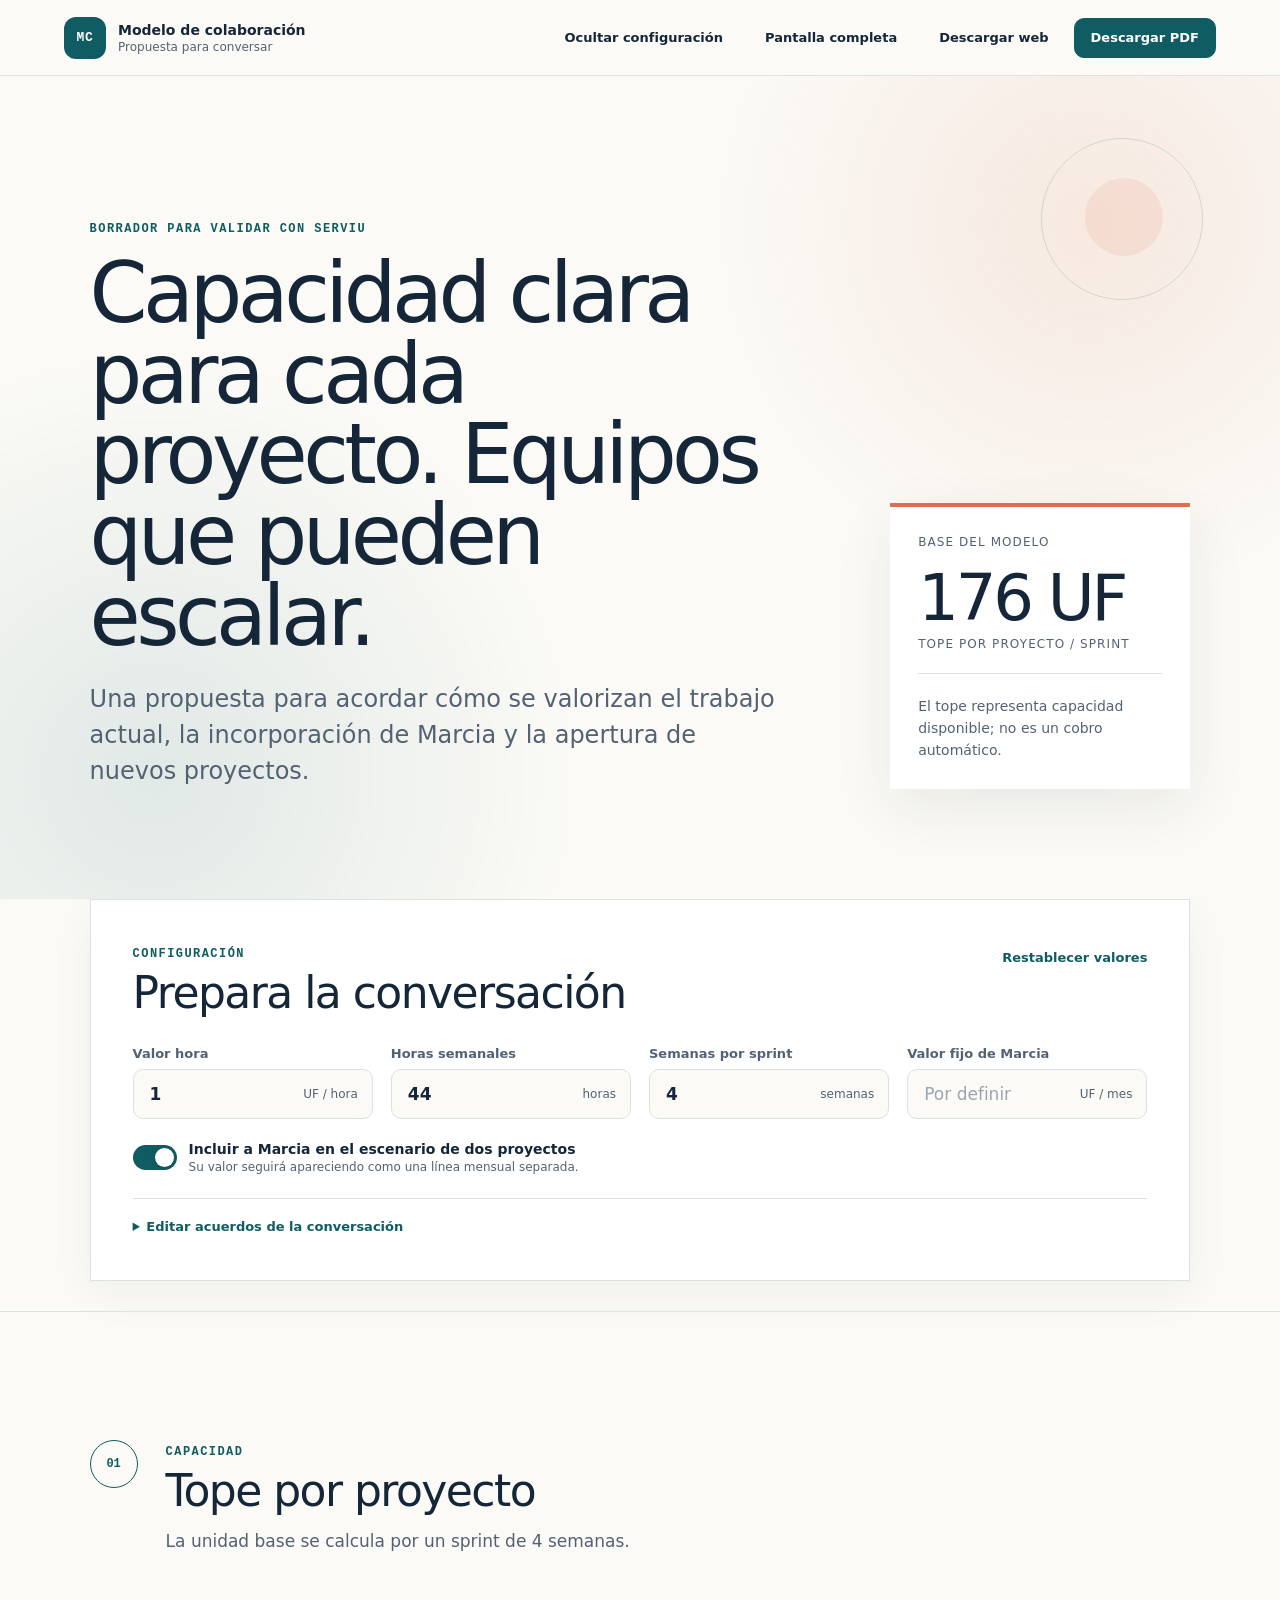
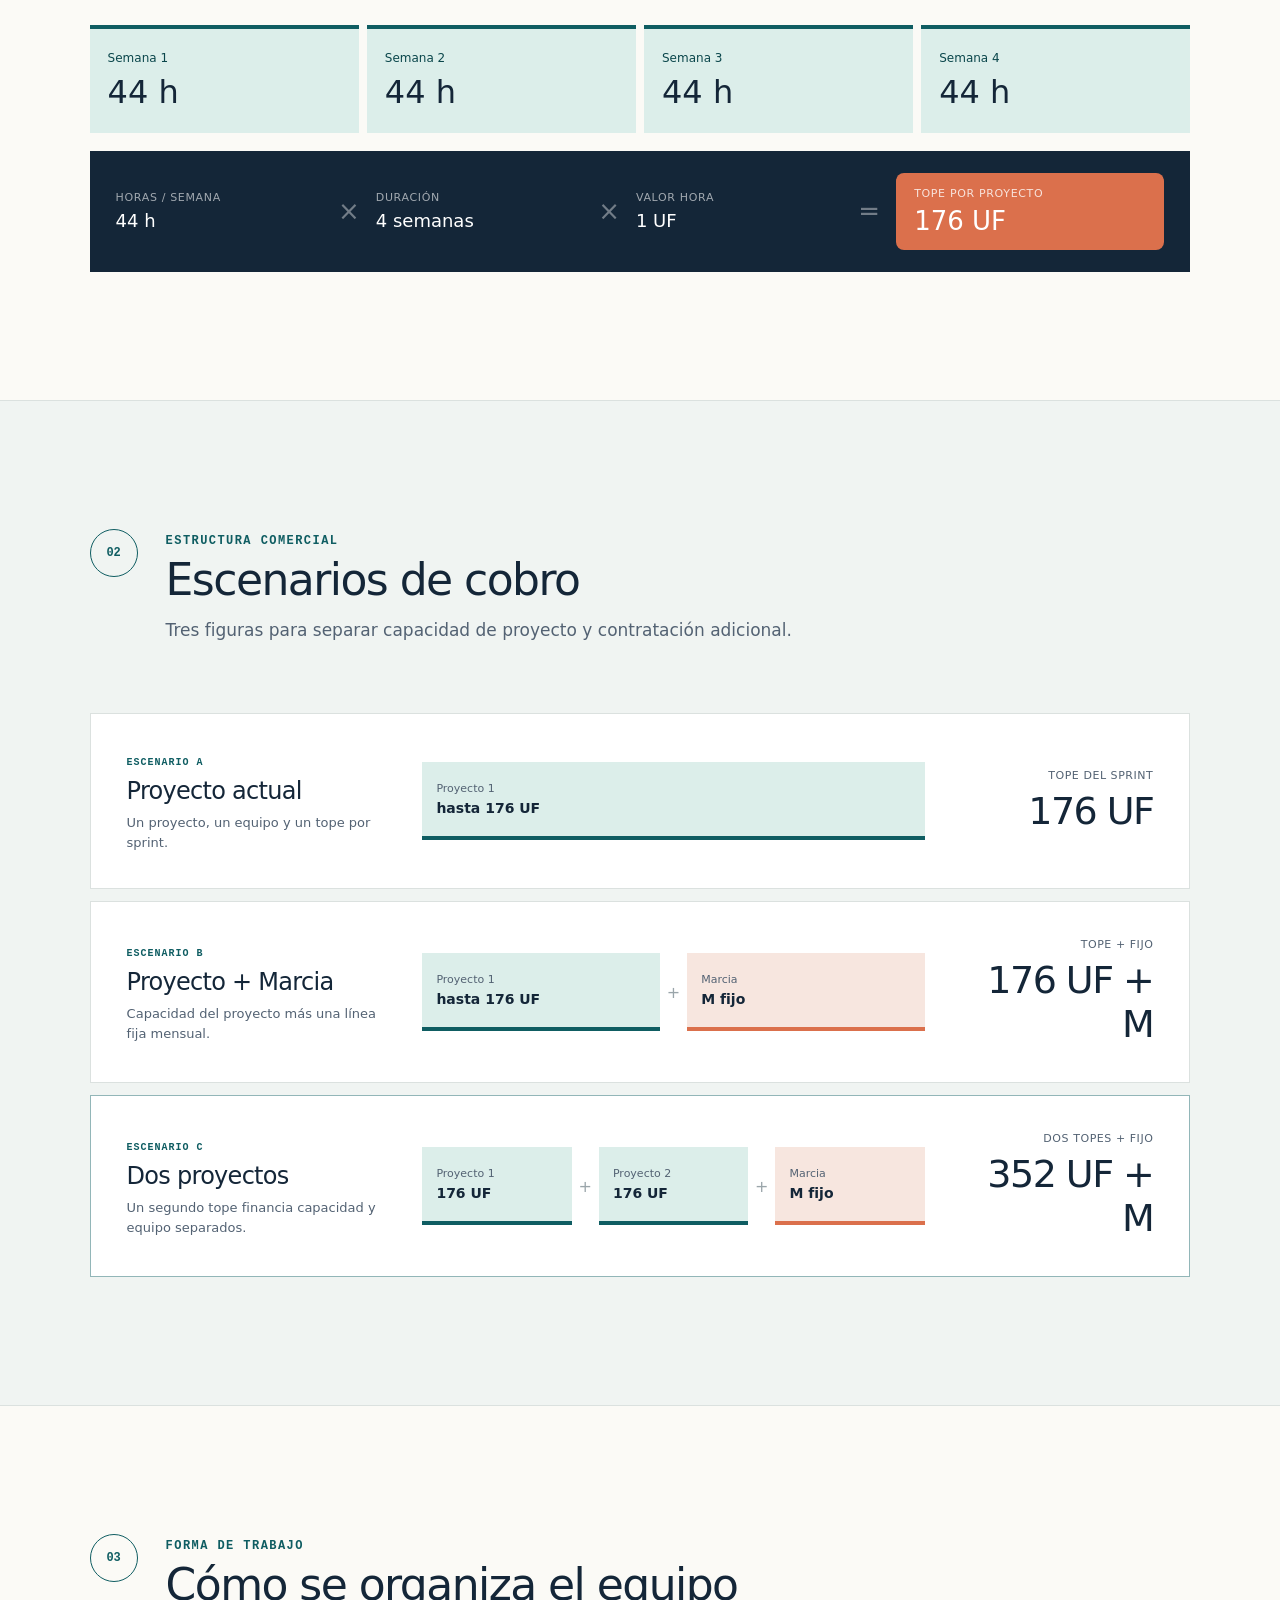
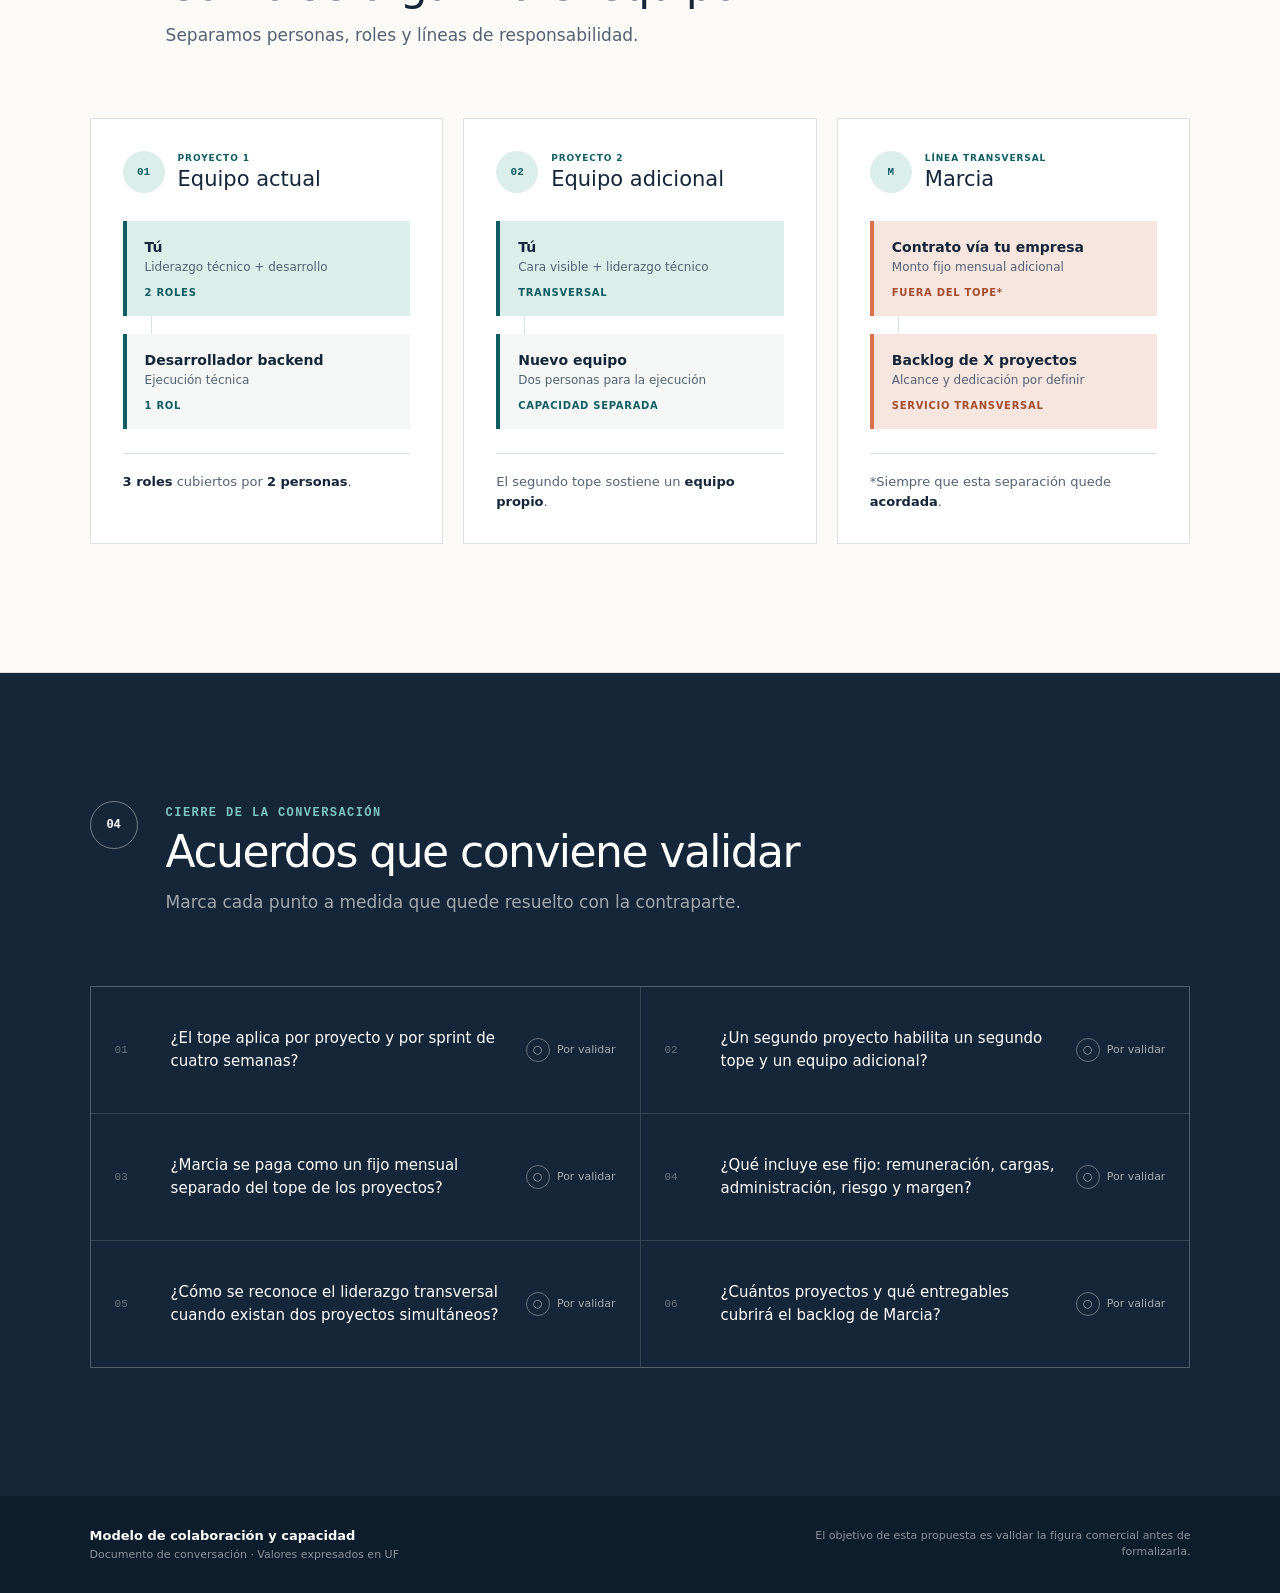
<file: modelo-colaboracion-serviu-codigo-fuente/index.html>
<!doctype html>
<html lang="es">
<head>
  <meta charset="utf-8">
  <meta name="viewport" content="width=device-width, initial-scale=1">
  <meta name="description" content="Propuesta visual para validar capacidad, equipos y escenarios comerciales con SERVIU.">
  <title>Modelo de colaboración y capacidad</title>
  <style>
    :root {
      --ink: #142638;
      --ink-soft: #536273;
      --paper: #fbfaf6;
      --surface: #fff;
      --line: #dbe1df;
      --teal: #0f5d62;
      --teal-dark: #0a464b;
      --teal-light: #dceeea;
      --coral: #db704c;
      --coral-light: #f7e6df;
      --shadow: 0 20px 55px rgba(20, 38, 56, .08);
    }

    * { box-sizing: border-box; }
    html { scroll-behavior: smooth; }
    body {
      margin: 0;
      background: var(--paper);
      color: var(--ink);
      font-family: Inter, ui-sans-serif, system-ui, -apple-system, BlinkMacSystemFont, "Segoe UI", Arial, sans-serif;
      -webkit-font-smoothing: antialiased;
    }
    button, input { font: inherit; }
    button { color: inherit; }
    button:focus-visible, .text-button:focus-visible, .icon-button:focus-visible,
    .agreement-card:focus-visible, input:focus-visible, summary:focus-visible {
      outline: 3px solid rgba(15, 93, 98, .2);
      outline-offset: 2px;
    }
    .site-shell { min-height: 100vh; overflow: hidden; }
    .topbar {
      position: sticky; z-index: 50; top: 0;
      display: flex; align-items: center; justify-content: space-between;
      min-height: 76px; padding: 12px clamp(22px, 5vw, 76px);
      border-bottom: 1px solid rgba(219,225,223,.9);
      background: rgba(251,250,246,.92); backdrop-filter: blur(16px);
    }
    .brand { display: flex; align-items: center; gap: 12px; color: var(--ink); text-decoration: none; }
    .brand-mark {
      display: grid; width: 42px; height: 42px; place-items: center; border-radius: 12px;
      background: var(--teal); color: #fff; font-family: ui-monospace, SFMono-Regular, Menlo, monospace;
      font-size: 13px; font-weight: 600; letter-spacing: .05em;
    }
    .brand strong, .brand small { display: block; }
    .brand strong { font-size: 14px; }
    .brand small { margin-top: 2px; color: var(--ink-soft); font-size: 12px; }
    .top-actions { display: flex; align-items: center; gap: 8px; }
    .button {
      min-height: 40px; padding: 0 16px; border: 1px solid var(--line); border-radius: 10px;
      background: var(--surface); cursor: pointer; font-size: 13px; font-weight: 600;
      transition: transform 160ms ease, border-color 160ms ease, background 160ms ease;
    }
    .button:hover { transform: translateY(-1px); border-color: #b5c0bd; }
    .button-primary { border-color: var(--teal); background: var(--teal); color: #fff; }
    .button-primary:hover { border-color: var(--teal-dark); background: var(--teal-dark); }
    .button-ghost { border-color: transparent; background: transparent; }
    .button-small { min-height: 36px; padding-inline: 13px; }
    .hero {
      position: relative; display: grid; grid-template-columns: minmax(0,1.4fr) minmax(260px,.6fr);
      gap: clamp(36px,8vw,100px); align-items: end; min-height: 570px;
      padding: clamp(80px,11vw,145px) clamp(22px,7vw,108px) clamp(72px,9vw,110px);
      background: radial-gradient(circle at 85% 18%, rgba(219,112,76,.13), transparent 29%),
        radial-gradient(circle at 12% 85%, rgba(15,93,98,.11), transparent 32%), var(--paper);
    }
    .hero::before { position: absolute; top: 62px; right: 6vw; width: 160px; height: 160px; border: 1px solid rgba(15,93,98,.16); border-radius: 50%; content: ""; }
    .hero::after { position: absolute; top: 102px; right: calc(6vw + 40px); width: 78px; height: 78px; border-radius: 50%; background: rgba(219,112,76,.11); content: ""; }
    .hero-copy, .hero-summary { position: relative; z-index: 1; }
    .hero-copy { max-width: 850px; }
    .eyebrow, .section-kicker {
      color: var(--teal); font-family: ui-monospace, SFMono-Regular, Menlo, monospace;
      font-size: 12px; font-weight: 600; letter-spacing: .12em;
    }
    .hero h1 { max-width: 920px; margin: 18px 0 24px; font-size: clamp(46px,6.5vw,88px); font-weight: 500; letter-spacing: -.055em; line-height: .97; }
    .hero-copy p { max-width: 720px; margin: 0; color: var(--ink-soft); font-size: clamp(18px,2vw,24px); line-height: 1.5; }
    .hero-summary { padding: 28px; border-top: 4px solid var(--coral); background: var(--surface); box-shadow: var(--shadow); }
    .hero-summary > span, .hero-summary > small { display: block; color: var(--ink-soft); font-size: 12px; text-transform: uppercase; letter-spacing: .09em; }
    .hero-summary > strong { display: block; margin: 12px 0 2px; font-size: clamp(42px,5vw,66px); font-weight: 500; letter-spacing: -.05em; }
    .hero-rule { height: 1px; margin: 22px 0; background: var(--line); }
    .hero-summary p { margin: 0; color: var(--ink-soft); font-size: 14px; line-height: 1.55; }
    .settings-panel { margin: 0 clamp(22px,7vw,108px) 30px; padding: clamp(26px,4vw,42px); border: 1px solid var(--line); background: var(--surface); box-shadow: 0 14px 40px rgba(20,38,56,.05); }
    .settings-heading, .section-heading { display: flex; align-items: flex-start; justify-content: space-between; gap: 28px; }
    .settings-heading h2, .section-heading h2 { margin: 6px 0 0; font-size: clamp(28px,3.5vw,44px); font-weight: 500; letter-spacing: -.035em; }
    .text-button, .icon-button { border: 0; background: transparent; color: var(--teal); cursor: pointer; }
    .text-button { padding: 8px 0; font-size: 13px; font-weight: 600; }
    .settings-grid { display: grid; grid-template-columns: repeat(4,minmax(0,1fr)); gap: 18px; margin-top: 28px; }
    .settings-grid label > span { display: block; margin-bottom: 8px; color: var(--ink-soft); font-size: 13px; font-weight: 600; }
    .input-unit { display: flex; align-items: center; min-height: 50px; padding: 0 14px; border: 1px solid var(--line); border-radius: 10px; background: var(--paper); }
    .input-unit:focus-within { border-color: var(--teal); box-shadow: 0 0 0 3px rgba(15,93,98,.08); }
    .input-unit input { width: 100%; min-width: 0; border: 0; outline: 0; background: transparent; color: var(--ink); font-size: 17px; font-weight: 600; }
    .input-unit input::placeholder { color: #9ba5ac; font-weight: 400; }
    .input-unit b { flex: none; color: var(--ink-soft); font-size: 12px; font-weight: 500; }
    .switch-row { display: flex; align-items: center; gap: 12px; margin-top: 22px; cursor: pointer; }
    .switch-row > input { position: absolute; width: 1px; height: 1px; opacity: 0; }
    .switch { position: relative; display: inline-flex; flex: none; width: 44px; height: 25px; padding: 3px; border-radius: 999px; background: #bdc7c8; transition: background 160ms ease; }
    .switch span { width: 19px; height: 19px; border-radius: 50%; background: #fff; box-shadow: 0 1px 4px rgba(20,38,56,.22); transition: transform 160ms ease; }
    .switch-row input:checked + .switch { background: var(--teal); }
    .switch-row input:checked + .switch span { transform: translateX(19px); }
    .switch-row strong, .switch-row small { display: block; }
    .switch-row strong { font-size: 14px; }
    .switch-row small { margin-top: 3px; color: var(--ink-soft); font-size: 12px; }
    .agreements-editor { margin-top: 24px; border-top: 1px solid var(--line); }
    .agreements-editor summary { padding: 20px 0 4px; color: var(--teal); cursor: pointer; font-size: 13px; font-weight: 600; }
    .editor-list { display: grid; gap: 8px; margin-top: 14px; }
    .editor-row { display: grid; grid-template-columns: 30px minmax(0,1fr) 38px; gap: 8px; align-items: center; }
    .editor-row > span { color: var(--ink-soft); font-family: ui-monospace, SFMono-Regular, Menlo, monospace; font-size: 11px; }
    .editor-row input { min-width: 0; padding: 10px 12px; border: 1px solid var(--line); border-radius: 8px; background: var(--paper); color: var(--ink); }
    .icon-button { min-height: 36px; font-size: 20px; }
    .add-row { grid-template-columns: 30px minmax(0,1fr) auto; }
    .content-section { padding: clamp(78px,10vw,132px) clamp(22px,7vw,108px); border-top: 1px solid var(--line); }
    .section-heading { justify-content: flex-start; max-width: 850px; margin-bottom: clamp(40px,6vw,70px); }
    .section-number { display: grid; flex: none; width: 48px; height: 48px; place-items: center; border: 1px solid var(--teal); border-radius: 50%; color: var(--teal); font-family: ui-monospace, SFMono-Regular, Menlo, monospace; font-size: 12px; font-weight: 600; }
    .section-heading p { margin: 12px 0 0; color: var(--ink-soft); font-size: 17px; line-height: 1.55; }
    .weeks-track { display: grid; gap: 8px; }
    .week-cell { min-width: 0; padding: 22px 18px; border-top: 4px solid var(--teal); background: var(--teal-light); }
    .week-cell span, .week-cell strong { display: block; }
    .week-cell span { color: var(--teal-dark); font-size: 12px; }
    .week-cell strong { margin-top: 8px; font-size: clamp(22px,2.5vw,32px); font-weight: 500; }
    .calculation-strip { display: grid; grid-template-columns: 1fr auto 1fr auto 1fr auto 1.3fr; gap: 16px; align-items: center; margin-top: 18px; padding: 22px 26px; background: var(--ink); color: #fff; }
    .calculation-strip > span { color: rgba(255,255,255,.4); font-size: 26px; }
    .calculation-strip div small, .calculation-strip div strong { display: block; }
    .calculation-strip div small { color: rgba(255,255,255,.6); font-size: 11px; letter-spacing: .06em; text-transform: uppercase; }
    .calculation-strip div strong { margin-top: 6px; font-size: 18px; font-weight: 500; }
    .calculation-strip .result { padding: 14px 18px; border-radius: 8px; background: var(--coral); }
    .calculation-strip .result small { color: rgba(255,255,255,.8); }
    .calculation-strip .result strong { font-size: 26px; }
    .scenarios-section { background: #f0f4f2; }
    .scenario-list { display: grid; gap: 12px; }
    .scenario-card { display: grid; grid-template-columns: minmax(190px,.8fr) minmax(350px,1.5fr) minmax(170px,.6fr); gap: 28px; align-items: center; padding: clamp(24px,3vw,36px); border: 1px solid var(--line); background: var(--surface); transition: transform 180ms ease, box-shadow 180ms ease; }
    .scenario-card:hover { transform: translateY(-2px); box-shadow: var(--shadow); }
    .featured-scenario { border-color: rgba(15,93,98,.45); }
    .scenario-label > span { color: var(--teal); font-family: ui-monospace, SFMono-Regular, Menlo, monospace; font-size: 10px; font-weight: 600; letter-spacing: .1em; }
    .scenario-label h3 { margin: 8px 0; font-size: 24px; font-weight: 500; letter-spacing: -.03em; }
    .scenario-label p { margin: 0; color: var(--ink-soft); font-size: 13px; line-height: 1.5; }
    .formula-pieces { display: flex; align-items: stretch; gap: 7px; min-width: 0; }
    .formula-pieces > b { align-self: center; color: #9aa5aa; font-weight: 400; }
    .formula-piece { display: flex; flex: 1 1 0; min-width: 0; flex-direction: column; justify-content: center; min-height: 78px; padding: 14px; border-bottom: 4px solid var(--teal); background: var(--teal-light); }
    .formula-piece small, .formula-piece strong { display: block; }
    .formula-piece small { color: var(--ink-soft); font-size: 11px; }
    .formula-piece strong { margin-top: 5px; font-size: 14px; font-weight: 600; }
    .formula-piece.marcia-piece { border-bottom-color: var(--coral); background: var(--coral-light); }
    .scenario-total { text-align: right; }
    .scenario-total small, .scenario-total strong { display: block; }
    .scenario-total small { color: var(--ink-soft); font-size: 11px; letter-spacing: .05em; text-transform: uppercase; }
    .scenario-total strong { margin-top: 7px; font-size: clamp(24px,3vw,38px); font-weight: 500; letter-spacing: -.04em; }
    .teams-grid { display: grid; grid-template-columns: repeat(3,minmax(0,1fr)); gap: 20px; }
    .team-column { padding: clamp(22px,3vw,32px); border: 1px solid var(--line); background: var(--surface); }
    .team-title { display: flex; align-items: center; gap: 13px; margin-bottom: 28px; }
    .team-icon { display: grid; width: 42px; height: 42px; place-items: center; border-radius: 50%; background: var(--teal-light); color: var(--teal); font-family: ui-monospace, SFMono-Regular, Menlo, monospace; font-size: 11px; font-weight: 600; }
    .team-title small, .team-title h3 { display: block; }
    .team-title small { color: var(--teal); font-size: 9px; font-weight: 600; letter-spacing: .1em; }
    .team-title h3 { margin: 4px 0 0; font-size: 21px; font-weight: 500; }
    .team-node { position: relative; padding: 18px; border-left: 4px solid var(--teal); background: #f4f7f5; }
    .team-node strong, .team-node span, .team-node em { display: block; }
    .team-node strong { font-size: 14px; }
    .team-node span { margin-top: 5px; color: var(--ink-soft); font-size: 12px; }
    .team-node em { margin-top: 13px; color: var(--teal); font-size: 10px; font-style: normal; font-weight: 600; letter-spacing: .07em; text-transform: uppercase; }
    .lead-node { background: var(--teal-light); }
    .marcia-node { border-left-color: var(--coral); background: var(--coral-light); }
    .marcia-node em { color: #a54c2e; }
    .connector { width: 1px; height: 18px; margin-left: 28px; background: var(--line); }
    .team-summary { margin: 24px 0 0; padding-top: 18px; border-top: 1px solid var(--line); color: var(--ink-soft); font-size: 13px; line-height: 1.5; }
    .team-summary strong { color: var(--ink); }
    .agreements-section { background: var(--ink); color: #fff; }
    .agreements-section .section-number { border-color: rgba(255,255,255,.4); color: #fff; }
    .agreements-section .section-kicker { color: #7ec4c2; }
    .agreements-section .section-heading p { color: rgba(255,255,255,.6); }
    .agreement-grid { display: grid; grid-template-columns: repeat(2,minmax(0,1fr)); gap: 1px; overflow: hidden; border: 1px solid rgba(255,255,255,.14); background: rgba(255,255,255,.14); }
    .agreement-card { display: grid; grid-template-columns: 38px minmax(0,1fr) auto; gap: 18px; align-items: center; min-height: 126px; padding: 24px; border: 0; background: var(--ink); color: #fff; text-align: left; cursor: pointer; transition: background 160ms ease; }
    .agreement-card:hover { background: #1b3247; }
    .agreement-card.confirmed { background: var(--teal-dark); }
    .agreement-index { color: rgba(255,255,255,.35); font-family: ui-monospace, SFMono-Regular, Menlo, monospace; font-size: 11px; }
    .agreement-text { font-size: 15px; line-height: 1.5; }
    .agreement-status { display: flex; align-items: center; gap: 7px; color: rgba(255,255,255,.62); font-size: 11px; white-space: nowrap; }
    .agreement-status i { display: grid; width: 24px; height: 24px; place-items: center; border: 1px solid rgba(255,255,255,.35); border-radius: 50%; font-style: normal; }
    .confirmed .agreement-status { color: #fff; }
    .confirmed .agreement-status i { border-color: #fff; background: #fff; color: var(--teal-dark); }
    footer { display: flex; align-items: center; justify-content: space-between; gap: 32px; padding: 32px clamp(22px,7vw,108px); background: #0d1d2c; color: #fff; }
    footer strong, footer span { display: block; }
    footer strong { font-size: 13px; }
    footer span, footer p { color: rgba(255,255,255,.52); font-size: 11px; }
    footer span { margin-top: 5px; }
    footer p { max-width: 430px; margin: 0; text-align: right; line-height: 1.5; }

    @media (max-width: 1050px) {
      .hero { grid-template-columns: 1fr; min-height: auto; }
      .hero-summary { max-width: 440px; }
      .settings-grid { grid-template-columns: repeat(2,minmax(0,1fr)); }
      .scenario-card { grid-template-columns: minmax(180px,.8fr) minmax(340px,1.5fr); }
      .scenario-total { grid-column: 2; text-align: left; }
      .teams-grid { grid-template-columns: 1fr 1fr; }
      .marcia-column { grid-column: 1 / -1; }
    }
    @media (max-width: 760px) {
      .topbar { align-items: flex-start; gap: 14px; }
      .brand small, .desktop-action { display: none; }
      .top-actions { flex-wrap: wrap; justify-content: flex-end; }
      .button { min-height: 36px; padding: 0 11px; font-size: 11px; }
      .hero { padding-top: 82px; }
      .hero h1 { font-size: clamp(45px,13vw,67px); }
      .hero::before, .hero::after { display: none; }
      .settings-grid, .teams-grid, .agreement-grid { grid-template-columns: 1fr; }
      .marcia-column { grid-column: auto; }
      .weeks-track { grid-template-columns: repeat(2,minmax(0,1fr)) !important; }
      .calculation-strip { grid-template-columns: 1fr auto 1fr; }
      .calculation-strip > span:nth-of-type(3) { display: none; }
      .calculation-strip .result { grid-column: 1 / -1; }
      .scenario-card { grid-template-columns: 1fr; }
      .scenario-total { grid-column: auto; }
      .formula-pieces { flex-wrap: wrap; }
      .formula-piece { min-width: 130px; }
      .agreement-card { grid-template-columns: 32px minmax(0,1fr); }
      .agreement-status { grid-column: 2; }
      footer { align-items: flex-start; flex-direction: column; }
      footer p { text-align: left; }
    }
    @media (max-width: 470px) {
      .topbar { position: relative; flex-direction: column; }
      .top-actions { width: 100%; justify-content: flex-start; }
      .hero { padding-top: 56px; }
      .settings-heading { flex-direction: column; gap: 4px; }
      .settings-grid { grid-template-columns: 1fr; }
      .weeks-track { grid-template-columns: 1fr !important; }
      .calculation-strip { grid-template-columns: 1fr; }
      .calculation-strip > span { display: none; }
      .section-heading { flex-direction: column; }
      .editor-row, .add-row { grid-template-columns: 24px minmax(0,1fr); }
      .editor-row .icon-button, .add-row .button { grid-column: 2; justify-self: start; }
    }
    @media print {
      :root { --paper: #fff; }
      @page { margin: 10mm; size: A4 landscape; }
      html, body { width: auto; min-width: 0; background: #fff; }
      body { font-size: 10pt; print-color-adjust: exact; -webkit-print-color-adjust: exact; }
      .site-shell { min-height: 0; overflow: visible; }
      .topbar, .settings-panel, footer { display: none !important; }
      .hero, .content-section { width: 100%; min-height: 190mm; break-after: page; page-break-after: always; }
      .hero {
        display: grid !important;
        grid-template-columns: minmax(0,1.4fr) minmax(70mm,.6fr) !important;
        gap: 12mm !important;
        align-items: center !important;
        height: 190mm;
        padding: 14mm;
      }
      .hero h1 { margin: 5mm 0 6mm; font-size: 16mm; line-height: .98; }
      .hero-copy p { font-size: 4.5mm; line-height: 1.4; }
      .hero-summary { max-width: none; padding: 7mm; box-shadow: 0 5mm 14mm rgba(20,38,56,.1); }
      .hero-summary > strong { margin: 3mm 0 1mm; font-size: 11mm; }
      .hero-summary p { font-size: 8.5pt; }
      .content-section { padding: 10mm 12mm; break-before: page; page-break-before: always; }
      .content-section:last-of-type { break-after: auto; page-break-after: auto; }
      .section-heading { flex-direction: row !important; gap: 4mm; max-width: none; margin-bottom: 7mm; }
      .section-number { width: 11mm; height: 11mm; font-size: 8pt; }
      .section-heading h2 { margin-top: 1.5mm; font-size: 8.5mm; line-height: 1.04; }
      .section-heading p { margin-top: 2.5mm; font-size: 9.5pt; line-height: 1.35; }

      .weeks-track { grid-template-columns: repeat(4,minmax(0,1fr)) !important; gap: 2.5mm; }
      .week-cell { padding: 4mm; }
      .week-cell strong { margin-top: 2mm; font-size: 19pt; }
      .calculation-strip { grid-template-columns: 1fr auto 1fr auto 1fr auto 1.3fr !important; gap: 3mm; margin-top: 4mm; padding: 4mm 5mm; }
      .calculation-strip > span { display: block !important; }
      .calculation-strip .result { grid-column: auto !important; padding: 3mm 4mm; }

      .scenario-list { gap: 3mm; }
      .scenario-card { grid-template-columns: minmax(45mm,.8fr) minmax(95mm,1.5fr) minmax(42mm,.6fr) !important; gap: 5mm; padding: 5mm; }
      .scenario-card:hover { transform: none; box-shadow: none; }
      .scenario-label h3 { margin: 2mm 0; font-size: 16pt; }
      .scenario-label p { font-size: 8pt; }
      .formula-pieces { flex-wrap: nowrap !important; }
      .formula-piece { min-width: 0; min-height: 17mm; padding: 3mm; }
      .formula-piece strong { font-size: 8.5pt; }
      .scenario-total { grid-column: auto !important; text-align: right; }
      .scenario-total strong { margin-top: 2mm; font-size: 20pt; }

      .teams-grid { grid-template-columns: repeat(3,minmax(0,1fr)) !important; gap: 4mm; }
      .team-column, .marcia-column { grid-column: auto !important; padding: 5mm; }
      .team-title { margin-bottom: 4mm; }
      .team-node { padding: 3.5mm; }
      .team-summary { margin-top: 4mm; padding-top: 3mm; font-size: 8pt; }
      .agreement-grid { grid-template-columns: repeat(2,minmax(0,1fr)) !important; }
      .agreement-card { grid-template-columns: 9mm minmax(0,1fr) auto !important; gap: 4mm; min-height: 27mm; padding: 4mm 5mm; }
      .agreement-text { font-size: 9pt; line-height: 1.35; }
      .agreement-status { grid-column: auto !important; font-size: 7pt; }
      .scenario-card, .team-column, .agreement-card, .calculation-strip { break-inside: avoid; page-break-inside: avoid; }
      p { orphans: 3; widows: 3; }
    }
  </style>
</head>
<body>
  <main class="site-shell">
    <header class="topbar">
      <a class="brand" href="#inicio" aria-label="Ir al inicio">
        <span class="brand-mark" aria-hidden="true">MC</span>
        <span><strong>Modelo de colaboración</strong><small>Propuesta para conversar</small></span>
      </a>
      <nav class="top-actions" aria-label="Controles de presentación">
        <button class="button button-ghost" id="toggle-settings">Ocultar configuración</button>
        <button class="button button-ghost desktop-action" id="fullscreen-button">Pantalla completa</button>
        <button class="button button-ghost" id="download-html-button" title="Descarga una copia que funciona sin conexión">Descargar web</button>
        <button class="button button-primary" id="print-button" title="En la ventana de impresión selecciona Guardar como PDF">Descargar PDF</button>
      </nav>
    </header>

    <section class="hero" id="inicio">
      <div class="hero-copy">
        <span class="eyebrow">BORRADOR PARA VALIDAR CON SERVIU</span>
        <h1>Capacidad clara para cada proyecto. Equipos que pueden escalar.</h1>
        <p>Una propuesta para acordar cómo se valorizan el trabajo actual, la incorporación de Marcia y la apertura de nuevos proyectos.</p>
      </div>
      <div class="hero-summary" aria-label="Resumen del modelo">
        <span>Base del modelo</span>
        <strong id="hero-project-cap">176 UF</strong>
        <small>tope por proyecto / sprint</small>
        <div class="hero-rule"></div>
        <p>El tope representa capacidad disponible; no es un cobro automático.</p>
      </div>
    </section>

    <section class="settings-panel" id="settings-panel" aria-labelledby="settings-title">
      <div class="settings-heading">
        <div><span class="section-kicker">CONFIGURACIÓN</span><h2 id="settings-title">Prepara la conversación</h2></div>
        <button class="text-button" id="reset-button">Restablecer valores</button>
      </div>
      <div class="settings-grid">
        <label><span>Valor hora</span><div class="input-unit"><input id="hourly-rate" type="number" min="0" step="0.1" value="1"><b>UF / hora</b></div></label>
        <label><span>Horas semanales</span><div class="input-unit"><input id="weekly-hours" type="number" min="1" max="168" step="1" value="44"><b>horas</b></div></label>
        <label><span>Semanas por sprint</span><div class="input-unit"><input id="sprint-weeks" type="number" min="1" max="8" step="1" value="4"><b>semanas</b></div></label>
        <label><span>Valor fijo de Marcia</span><div class="input-unit"><input id="marcia-fee" type="number" min="0" step="0.1" placeholder="Por definir"><b>UF / mes</b></div></label>
      </div>
      <label class="switch-row">
        <input id="marcia-multi" type="checkbox" checked>
        <span class="switch" aria-hidden="true"><span></span></span>
        <span><strong>Incluir a Marcia en el escenario de dos proyectos</strong><small>Su valor seguirá apareciendo como una línea mensual separada.</small></span>
      </label>
      <details class="agreements-editor">
        <summary>Editar acuerdos de la conversación</summary>
        <div class="editor-list" id="editor-list"></div>
      </details>
    </section>

    <section class="content-section" id="tope">
      <div class="section-heading"><span class="section-number">01</span><div><span class="section-kicker">CAPACIDAD</span><h2>Tope por proyecto</h2><p>La unidad base se calcula por un sprint de <span id="sprint-copy">4</span> semanas.</p></div></div>
      <div class="weeks-track" id="weeks-track" aria-label="Semanas del sprint"></div>
      <div class="calculation-strip">
        <div><small>Horas / semana</small><strong id="calc-hours">44 h</strong></div><span>×</span>
        <div><small>Duración</small><strong id="calc-weeks">4 semanas</strong></div><span>×</span>
        <div><small>Valor hora</small><strong id="calc-rate">1 UF</strong></div><span>=</span>
        <div class="result"><small>Tope por proyecto</small><strong id="calc-cap">176 UF</strong></div>
      </div>
    </section>

    <section class="content-section scenarios-section" id="escenarios">
      <div class="section-heading"><span class="section-number">02</span><div><span class="section-kicker">ESTRUCTURA COMERCIAL</span><h2>Escenarios de cobro</h2><p>Tres figuras para separar capacidad de proyecto y contratación adicional.</p></div></div>
      <div class="scenario-list">
        <article class="scenario-card"><div class="scenario-label"><span>ESCENARIO A</span><h3>Proyecto actual</h3><p>Un proyecto, un equipo y un tope por sprint.</p></div><div class="formula-pieces"><div class="formula-piece project-piece"><small>Proyecto 1</small><strong id="scenario-a-cap">hasta 176 UF</strong></div></div><div class="scenario-total"><small>Tope del sprint</small><strong id="scenario-a-total">176 UF</strong></div></article>
        <article class="scenario-card"><div class="scenario-label"><span>ESCENARIO B</span><h3>Proyecto + Marcia</h3><p>Capacidad del proyecto más una línea fija mensual.</p></div><div class="formula-pieces"><div class="formula-piece project-piece"><small>Proyecto 1</small><strong id="scenario-b-cap">hasta 176 UF</strong></div><b>+</b><div class="formula-piece marcia-piece"><small>Marcia</small><strong id="scenario-b-fee">M fijo</strong></div></div><div class="scenario-total"><small>Tope + fijo</small><strong id="scenario-b-total">176 UF + M</strong></div></article>
        <article class="scenario-card featured-scenario"><div class="scenario-label"><span>ESCENARIO C</span><h3>Dos proyectos</h3><p>Un segundo tope financia capacidad y equipo separados.</p></div><div class="formula-pieces" id="scenario-c-pieces"></div><div class="scenario-total"><small id="scenario-c-label">Dos topes + fijo</small><strong id="scenario-c-total">352 UF + M</strong></div></article>
      </div>
    </section>

    <section class="content-section" id="equipos">
      <div class="section-heading"><span class="section-number">03</span><div><span class="section-kicker">FORMA DE TRABAJO</span><h2>Cómo se organiza el equipo</h2><p>Separamos personas, roles y líneas de responsabilidad.</p></div></div>
      <div class="teams-grid">
        <article class="team-column"><div class="team-title"><span class="team-icon">01</span><div><small>PROYECTO 1</small><h3>Equipo actual</h3></div></div><div class="team-node lead-node"><strong>Tú</strong><span>Liderazgo técnico + desarrollo</span><em>2 roles</em></div><div class="connector"></div><div class="team-node"><strong>Desarrollador backend</strong><span>Ejecución técnica</span><em>1 rol</em></div><p class="team-summary"><strong>3 roles</strong> cubiertos por <strong>2 personas</strong>.</p></article>
        <article class="team-column"><div class="team-title"><span class="team-icon">02</span><div><small>PROYECTO 2</small><h3>Equipo adicional</h3></div></div><div class="team-node lead-node"><strong>Tú</strong><span>Cara visible + liderazgo técnico</span><em>Transversal</em></div><div class="connector"></div><div class="team-node"><strong>Nuevo equipo</strong><span>Dos personas para la ejecución</span><em>Capacidad separada</em></div><p class="team-summary">El segundo tope sostiene un <strong>equipo propio</strong>.</p></article>
        <article class="team-column marcia-column"><div class="team-title"><span class="team-icon">M</span><div><small>LÍNEA TRANSVERSAL</small><h3>Marcia</h3></div></div><div class="team-node marcia-node"><strong>Contrato vía tu empresa</strong><span>Monto fijo mensual adicional</span><em>Fuera del tope*</em></div><div class="connector"></div><div class="team-node marcia-node"><strong>Backlog de X proyectos</strong><span>Alcance y dedicación por definir</span><em>Servicio transversal</em></div><p class="team-summary">*Siempre que esta separación quede <strong>acordada</strong>.</p></article>
      </div>
    </section>

    <section class="content-section agreements-section" id="acuerdos">
      <div class="section-heading"><span class="section-number">04</span><div><span class="section-kicker">CIERRE DE LA CONVERSACIÓN</span><h2>Acuerdos que conviene validar</h2><p>Marca cada punto a medida que quede resuelto con la contraparte.</p></div></div>
      <div class="agreement-grid" id="agreement-grid"></div>
    </section>

    <footer><div><strong>Modelo de colaboración y capacidad</strong><span>Documento de conversación · Valores expresados en UF</span></div><p>El objetivo de esta propuesta es validar la figura comercial antes de formalizarla.</p></footer>
  </main>

  <script>
    (() => {
      const defaults = {
        hourlyRate: 1,
        weeklyHours: 44,
        sprintWeeks: 4,
        marciaFee: "",
        marciaInMultiProject: true,
        agreements: [
          "¿El tope aplica por proyecto y por sprint de cuatro semanas?",
          "¿Un segundo proyecto habilita un segundo tope y un equipo adicional?",
          "¿Marcia se paga como un fijo mensual separado del tope de los proyectos?",
          "¿Qué incluye ese fijo: remuneración, cargas, administración, riesgo y margen?",
          "¿Cómo se reconoce el liderazgo transversal cuando existan dos proyectos simultáneos?",
          "¿Cuántos proyectos y qué entregables cubrirá el backlog de Marcia?"
        ]
      };
      const state = { ...defaults, agreements: defaults.agreements.map((text, index) => ({ id: `agreement-${index}`, text, confirmed: false })) };
      const $ = (id) => document.getElementById(id);
      const formatUF = (value) => new Intl.NumberFormat("es-CL", { minimumFractionDigits: Number.isInteger(value) ? 0 : 1, maximumFractionDigits: 2 }).format(value);
      const clamp = (value, min, max) => Math.min(Math.max(Number.isFinite(value) ? value : min, min), max);
      const escapeHTML = (value) => String(value).replace(/[&<>'"]/g, (char) => ({ "&":"&amp;", "<":"&lt;", ">":"&gt;", "'":"&#39;", '"':"&quot;" }[char]));

      function loadState() {
        try {
          const embedded = document.getElementById("embedded-proposal-state");
          if (embedded) {
            const exported = JSON.parse(embedded.textContent || "null");
            if (exported?.settings) Object.assign(state, exported.settings);
            if (Array.isArray(exported?.agreements)) state.agreements = exported.agreements;
            return;
          }
          const savedSettings = JSON.parse(localStorage.getItem("serviu-model-settings") || "null");
          const savedAgreements = JSON.parse(localStorage.getItem("serviu-model-agreements") || "null");
          if (savedSettings && typeof savedSettings === "object") Object.assign(state, savedSettings);
          if (Array.isArray(savedAgreements)) state.agreements = savedAgreements;
        } catch (_) { /* La presentación sigue funcionando aunque el navegador bloquee localStorage. */ }
      }
      function saveState() {
        try {
          localStorage.setItem("serviu-model-settings", JSON.stringify({ hourlyRate: state.hourlyRate, weeklyHours: state.weeklyHours, sprintWeeks: state.sprintWeeks, marciaFee: state.marciaFee, marciaInMultiProject: state.marciaInMultiProject }));
          localStorage.setItem("serviu-model-agreements", JSON.stringify(state.agreements));
        } catch (_) { /* Sin persistencia, la sesión sigue siendo usable. */ }
      }
      function downloadWebProposal() {
        const copy = document.documentElement.cloneNode(true);
        copy.querySelector("#embedded-proposal-state")?.remove();
        const embedded = document.createElement("script");
        embedded.type = "application/json";
        embedded.id = "embedded-proposal-state";
        embedded.textContent = JSON.stringify({
          settings: { hourlyRate: state.hourlyRate, weeklyHours: state.weeklyHours, sprintWeeks: state.sprintWeeks, marciaFee: state.marciaFee, marciaInMultiProject: state.marciaInMultiProject },
          agreements: state.agreements
        }).replace(/</g, "\\u003c");
        copy.querySelector("body").appendChild(embedded);
        const html = `<!doctype html>\n${copy.outerHTML}`;
        const blob = new Blob([html], { type: "text/html;charset=utf-8" });
        const url = URL.createObjectURL(blob);
        const link = document.createElement("a");
        link.href = url;
        link.download = "modelo-colaboracion-serviu.html";
        document.body.appendChild(link);
        link.click();
        link.remove();
        window.setTimeout(() => URL.revokeObjectURL(url), 1000);
      }
      function inputValue(id, fallback) {
        const value = $(id).value;
        return value === "" ? fallback : Number(value);
      }
      function renderWeeks() {
        $("weeks-track").style.gridTemplateColumns = `repeat(${state.sprintWeeks}, minmax(0, 1fr))`;
        $("weeks-track").innerHTML = Array.from({ length: state.sprintWeeks }, (_, index) => `<div class="week-cell"><span>Semana ${index + 1}</span><strong>${formatUF(state.weeklyHours)} h</strong></div>`).join("");
      }
      function renderScenarios(projectCap, fee, hasFee) {
        const fixed = hasFee ? `${formatUF(fee)} UF` : "M fijo";
        $("scenario-a-cap").textContent = `hasta ${formatUF(projectCap)} UF`;
        $("scenario-a-total").textContent = `${formatUF(projectCap)} UF`;
        $("scenario-b-cap").textContent = `hasta ${formatUF(projectCap)} UF`;
        $("scenario-b-fee").textContent = fixed;
        $("scenario-b-total").textContent = hasFee ? `${formatUF(projectCap + fee)} UF` : `${formatUF(projectCap)} UF + M`;
        const pieces = [`<div class="formula-piece project-piece"><small>Proyecto 1</small><strong>${formatUF(projectCap)} UF</strong></div>`, `<b>+</b>`, `<div class="formula-piece project-piece"><small>Proyecto 2</small><strong>${formatUF(projectCap)} UF</strong></div>`];
        if (state.marciaInMultiProject) pieces.push(`<b>+</b><div class="formula-piece marcia-piece"><small>Marcia</small><strong>${fixed}</strong></div>`);
        $("scenario-c-pieces").innerHTML = pieces.join("");
        $("scenario-c-label").textContent = state.marciaInMultiProject ? "Dos topes + fijo" : "Dos topes";
        const total = projectCap * 2 + (state.marciaInMultiProject && hasFee ? fee : 0);
        $("scenario-c-total").textContent = state.marciaInMultiProject && !hasFee ? `${formatUF(projectCap * 2)} UF + M` : `${formatUF(total)} UF`;
      }
      function renderAgreements() {
        $("agreement-grid").innerHTML = state.agreements.map((agreement, index) => `<button class="agreement-card ${agreement.confirmed ? "confirmed" : ""}" data-agreement-id="${escapeHTML(agreement.id)}" aria-pressed="${agreement.confirmed}"><span class="agreement-index">${String(index + 1).padStart(2, "0")}</span><span class="agreement-text">${escapeHTML(agreement.text)}</span><span class="agreement-status"><i aria-hidden="true">${agreement.confirmed ? "✓" : "○"}</i>${agreement.confirmed ? "Validado" : "Por validar"}</span></button>`).join("");
      }
      function renderEditor() {
        $("editor-list").innerHTML = state.agreements.map((agreement, index) => `<div class="editor-row"><span>${String(index + 1).padStart(2, "0")}</span><input data-edit-id="${escapeHTML(agreement.id)}" aria-label="Texto del acuerdo ${index + 1}" value="${escapeHTML(agreement.text)}"><button class="icon-button" data-remove-id="${escapeHTML(agreement.id)}" aria-label="Eliminar acuerdo ${index + 1}">×</button></div>`).join("") + `<div class="editor-row add-row"><span>+</span><input id="new-agreement" placeholder="Agregar otro acuerdo o pregunta"><button class="button button-small" id="add-agreement">Agregar</button></div>`;
        $("add-agreement").addEventListener("click", addAgreement);
        $("new-agreement").addEventListener("keydown", (event) => { if (event.key === "Enter") addAgreement(); });
        $("editor-list").querySelectorAll("[data-edit-id]").forEach((input) => input.addEventListener("input", () => {
          const item = state.agreements.find((agreement) => agreement.id === input.dataset.editId);
          if (item) { item.text = input.value; renderAgreements(); saveState(); }
        }));
        $("editor-list").querySelectorAll("[data-remove-id]").forEach((button) => button.addEventListener("click", () => {
          state.agreements = state.agreements.filter((agreement) => agreement.id !== button.dataset.removeId); renderEditor(); renderAgreements(); saveState();
        }));
      }
      function addAgreement() {
        const input = $("new-agreement");
        const text = input.value.trim();
        if (!text) return;
        state.agreements.push({ id: `agreement-${Date.now()}`, text, confirmed: false });
        renderEditor(); renderAgreements(); saveState();
      }
      function render() {
        $("hourly-rate").value = state.hourlyRate;
        $("weekly-hours").value = state.weeklyHours;
        $("sprint-weeks").value = state.sprintWeeks;
        $("marcia-fee").value = state.marciaFee;
        $("marcia-multi").checked = state.marciaInMultiProject;
        const projectCap = state.hourlyRate * state.weeklyHours * state.sprintWeeks;
        const fee = Number(state.marciaFee);
        const hasFee = String(state.marciaFee).trim() !== "" && Number.isFinite(fee) && fee >= 0;
        $("hero-project-cap").textContent = `${formatUF(projectCap)} UF`;
        $("sprint-copy").textContent = state.sprintWeeks;
        $("calc-hours").textContent = `${formatUF(state.weeklyHours)} h`;
        $("calc-weeks").textContent = `${state.sprintWeeks} semanas`;
        $("calc-rate").textContent = `${formatUF(state.hourlyRate)} UF`;
        $("calc-cap").textContent = `${formatUF(projectCap)} UF`;
        renderWeeks(); renderScenarios(projectCap, fee, hasFee); renderAgreements(); renderEditor(); saveState();
      }
      function reset() {
        Object.assign(state, { hourlyRate: defaults.hourlyRate, weeklyHours: defaults.weeklyHours, sprintWeeks: defaults.sprintWeeks, marciaFee: defaults.marciaFee, marciaInMultiProject: defaults.marciaInMultiProject, agreements: defaults.agreements.map((text, index) => ({ id: `agreement-${index}`, text, confirmed: false })) });
        render();
      }
      $("toggle-settings").addEventListener("click", () => {
        const panel = $("settings-panel");
        const hidden = panel.hidden;
        panel.hidden = !hidden;
        $("toggle-settings").textContent = hidden ? "Ocultar configuración" : "Configurar";
      });
      $("print-button").addEventListener("click", () => window.print());
      $("download-html-button").addEventListener("click", downloadWebProposal);
      $("fullscreen-button").addEventListener("click", async () => {
        try { if (!document.fullscreenElement) await document.documentElement.requestFullscreen(); else await document.exitFullscreen(); } catch (_) { /* No disponible en algunos navegadores. */ }
      });
      $("reset-button").addEventListener("click", reset);
      [["hourly-rate", "hourlyRate", 0, 999], ["weekly-hours", "weeklyHours", 1, 168], ["sprint-weeks", "sprintWeeks", 1, 8]].forEach(([id, key, min, max]) => $(id).addEventListener("input", (event) => { state[key] = clamp(event.target.valueAsNumber, min, max); render(); }));
      $("marcia-fee").addEventListener("input", (event) => { state.marciaFee = event.target.value; render(); });
      $("marcia-multi").addEventListener("change", (event) => { state.marciaInMultiProject = event.target.checked; render(); });
      $("agreement-grid").addEventListener("click", (event) => {
        const card = event.target.closest("[data-agreement-id]");
        if (!card) return;
        const item = state.agreements.find((agreement) => agreement.id === card.dataset.agreementId);
        if (item) { item.confirmed = !item.confirmed; renderAgreements(); saveState(); }
      });
      loadState();
      render();
    })();
  </script>
</body>
</html>
</file>
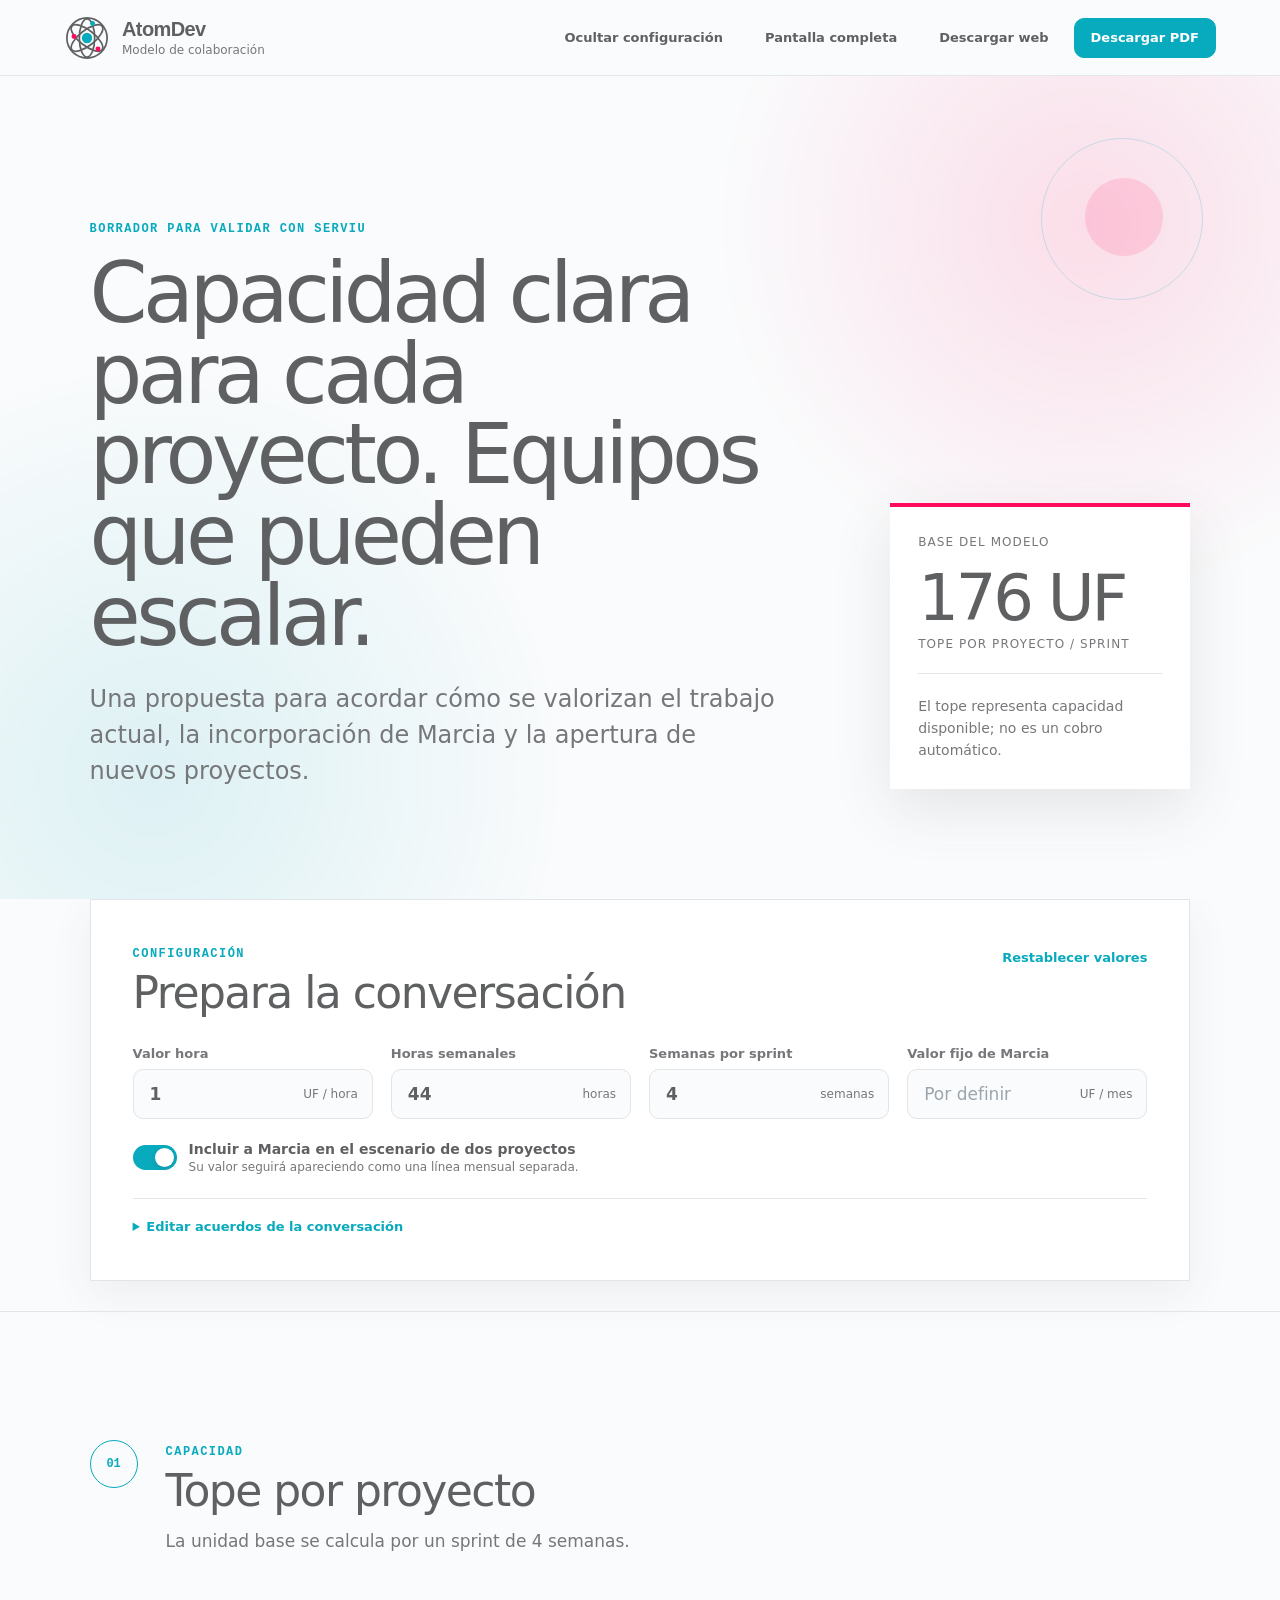
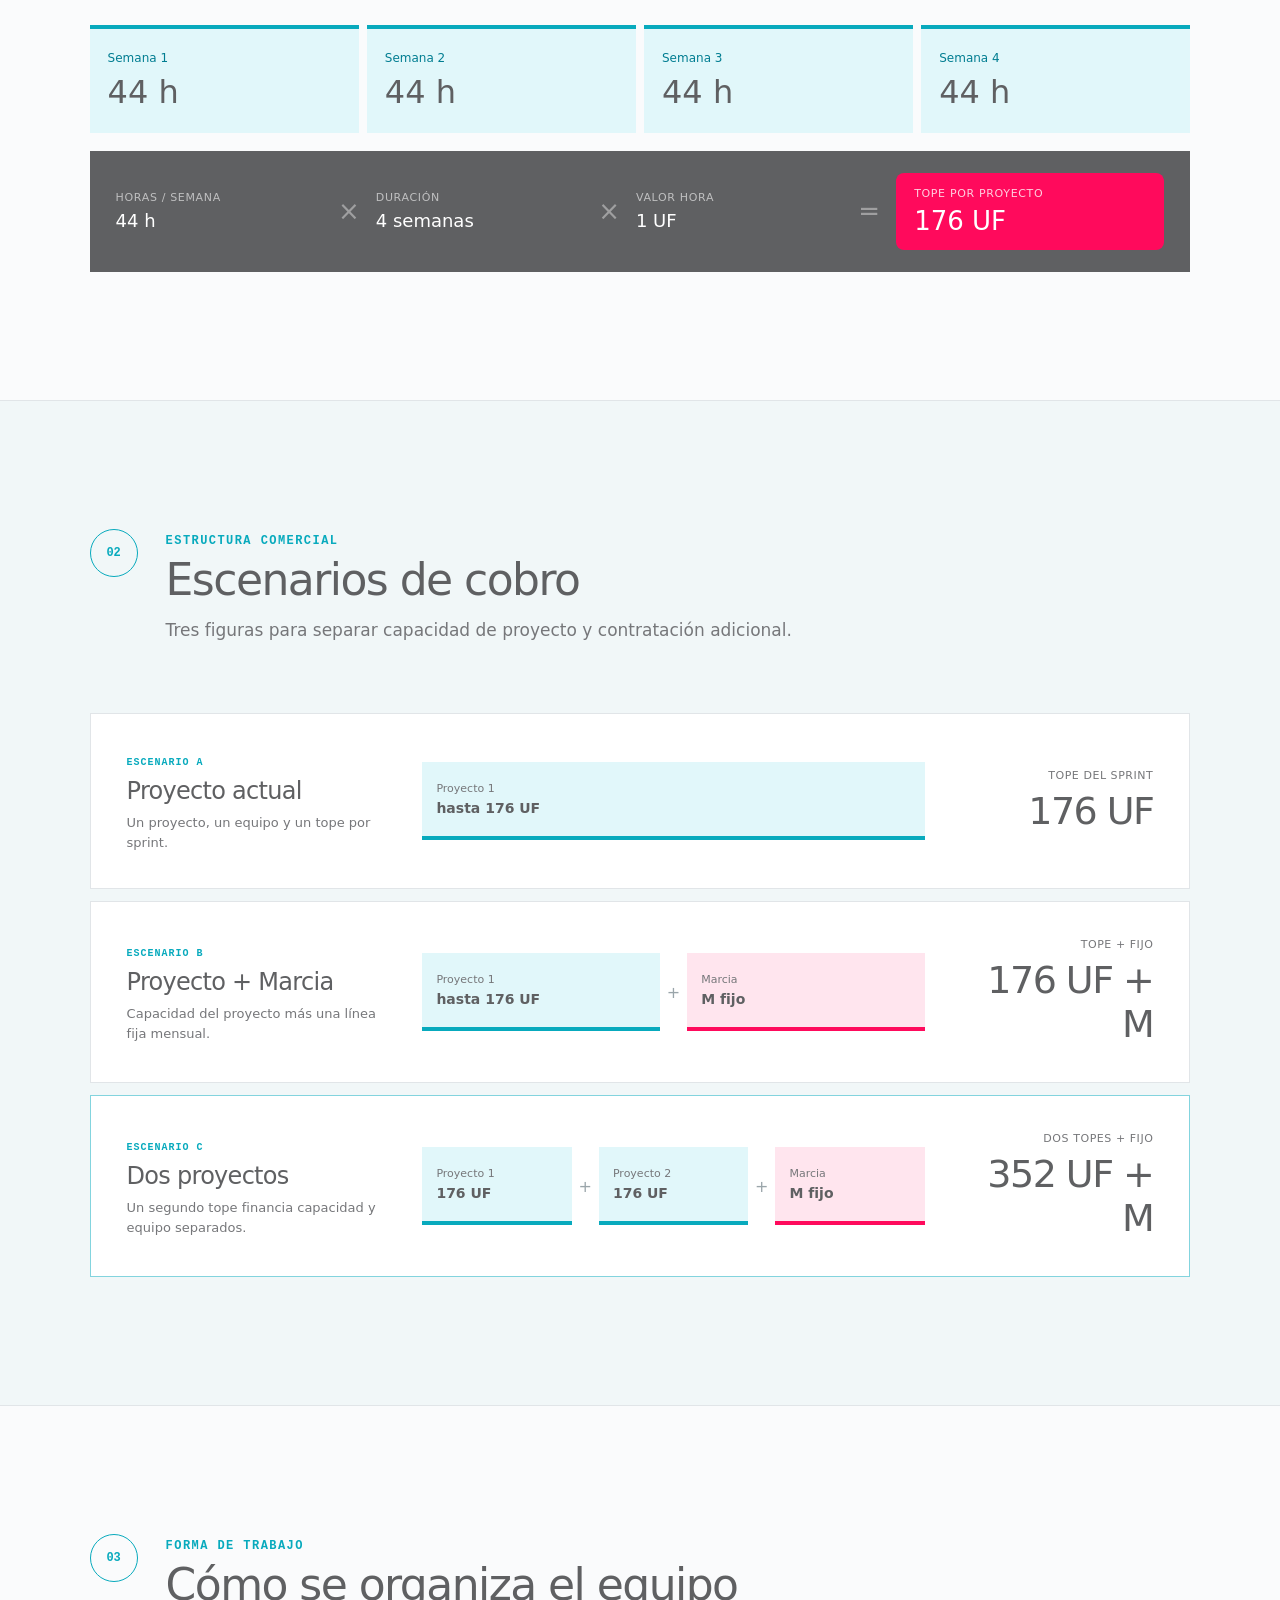
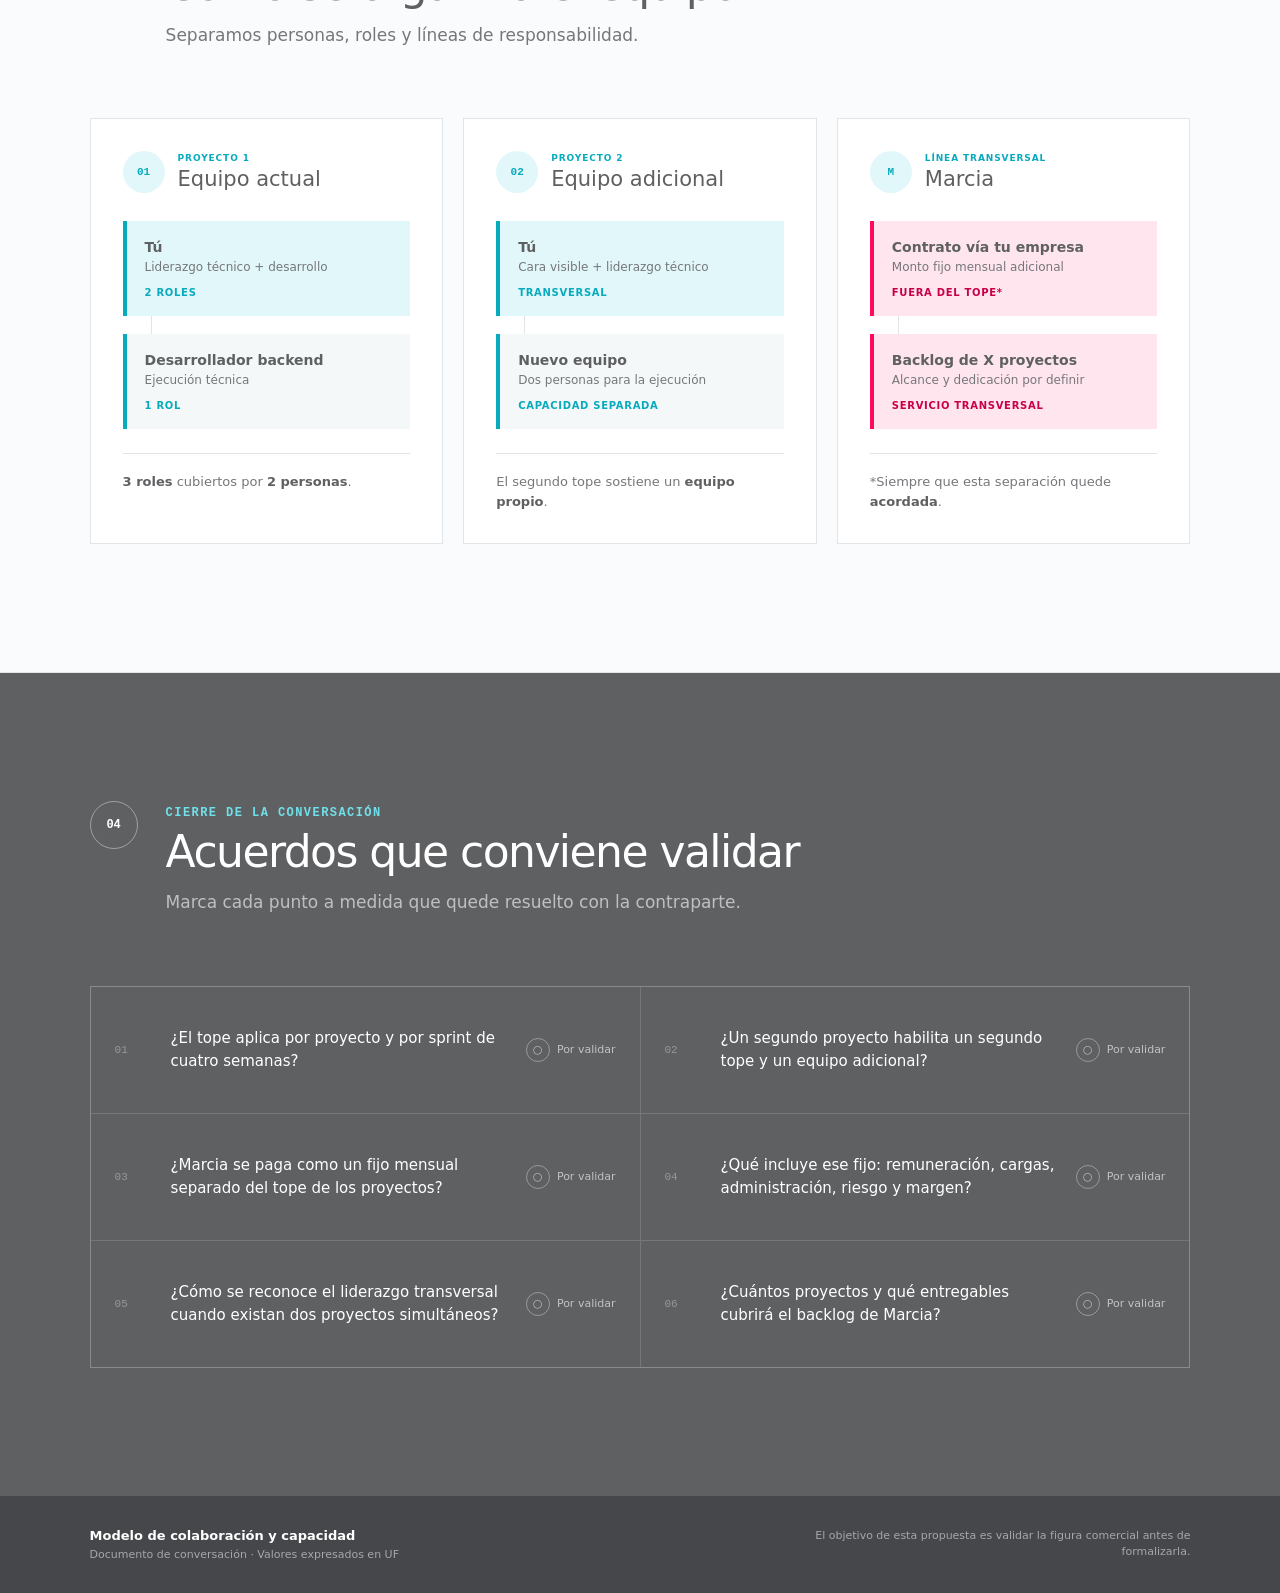
<file: modelo-colaboracion-serviu-html/index.html>
<!doctype html>
<html lang="es">
<head>
  <meta charset="utf-8">
  <meta name="viewport" content="width=device-width, initial-scale=1">
  <meta name="description" content="Propuesta visual para validar capacidad, equipos y escenarios comerciales con SERVIU.">
  <title>Modelo de colaboración y capacidad</title>
  <style>
    :root {
      --ink: #5f6062;
      --ink-soft: #76777a;
      --paper: #fafbfc;
      --surface: #fff;
      --line: #e1e5e8;
      --teal: #08aabd;
      --teal-dark: #007d91;
      --teal-light: #e1f7fa;
      --coral: #ff0a5c;
      --coral-light: #ffe5ee;
      --shadow: 0 20px 55px rgba(75, 76, 78, .12);
    }

    * { box-sizing: border-box; }
    html { scroll-behavior: smooth; }
    body {
      margin: 0;
      background: var(--paper);
      color: var(--ink);
      font-family: Inter, ui-sans-serif, system-ui, -apple-system, BlinkMacSystemFont, "Segoe UI", Arial, sans-serif;
      -webkit-font-smoothing: antialiased;
    }
    button, input { font: inherit; }
    button { color: inherit; }
    button:focus-visible, .text-button:focus-visible, .icon-button:focus-visible,
    .agreement-card:focus-visible, input:focus-visible, summary:focus-visible {
      outline: 3px solid rgba(8, 170, 189, .24);
      outline-offset: 2px;
    }
    .site-shell { min-height: 100vh; overflow: hidden; }
    .topbar {
      position: sticky; z-index: 50; top: 0;
      display: flex; align-items: center; justify-content: space-between;
      min-height: 76px; padding: 12px clamp(22px, 5vw, 76px);
      border-bottom: 1px solid rgba(225,229,232,.9);
      background: rgba(250,251,252,.94); backdrop-filter: blur(16px);
    }
    .brand { display: flex; align-items: center; gap: 12px; color: var(--ink); text-decoration: none; }
    .brand-mark { display: grid; width: 46px; height: 46px; place-items: center; }
    .brand-mark svg { display: block; width: 46px; height: 46px; }
    .brand strong, .brand small { display: block; }
    .brand strong { font-family: Calibri, "Segoe UI", sans-serif; font-size: 20px; font-weight: 600; letter-spacing: -.03em; }
    .brand small { margin-top: 2px; color: var(--ink-soft); font-size: 12px; }
    .top-actions { display: flex; align-items: center; gap: 8px; }
    .button {
      min-height: 40px; padding: 0 16px; border: 1px solid var(--line); border-radius: 10px;
      background: var(--surface); cursor: pointer; font-size: 13px; font-weight: 600;
      transition: transform 160ms ease, border-color 160ms ease, background 160ms ease;
    }
    .button:hover { transform: translateY(-1px); border-color: #b5c0bd; }
    .button-primary { border-color: var(--teal); background: var(--teal); color: #fff; }
    .button-primary:hover { border-color: var(--teal-dark); background: var(--teal-dark); }
    .button-ghost { border-color: transparent; background: transparent; }
    .button-small { min-height: 36px; padding-inline: 13px; }
    .hero {
      position: relative; display: grid; grid-template-columns: minmax(0,1.4fr) minmax(260px,.6fr);
      gap: clamp(36px,8vw,100px); align-items: end; min-height: 570px;
      padding: clamp(80px,11vw,145px) clamp(22px,7vw,108px) clamp(72px,9vw,110px);
      background: radial-gradient(circle at 85% 18%, rgba(255,10,92,.12), transparent 29%),
        radial-gradient(circle at 12% 85%, rgba(8,170,189,.12), transparent 32%), var(--paper);
    }
    .hero::before { position: absolute; top: 62px; right: 6vw; width: 160px; height: 160px; border: 1px solid rgba(8,170,189,.2); border-radius: 50%; content: ""; }
    .hero::after { position: absolute; top: 102px; right: calc(6vw + 40px); width: 78px; height: 78px; border-radius: 50%; background: rgba(255,10,92,.12); content: ""; }
    .hero-copy, .hero-summary { position: relative; z-index: 1; }
    .hero-copy { max-width: 850px; }
    .eyebrow, .section-kicker {
      color: var(--teal); font-family: ui-monospace, SFMono-Regular, Menlo, monospace;
      font-size: 12px; font-weight: 600; letter-spacing: .12em;
    }
    .hero h1 { max-width: 920px; margin: 18px 0 24px; font-size: clamp(46px,6.5vw,88px); font-weight: 500; letter-spacing: -.055em; line-height: .97; }
    .hero-copy p { max-width: 720px; margin: 0; color: var(--ink-soft); font-size: clamp(18px,2vw,24px); line-height: 1.5; }
    .hero-summary { padding: 28px; border-top: 4px solid var(--coral); background: var(--surface); box-shadow: var(--shadow); }
    .hero-summary > span, .hero-summary > small { display: block; color: var(--ink-soft); font-size: 12px; text-transform: uppercase; letter-spacing: .09em; }
    .hero-summary > strong { display: block; margin: 12px 0 2px; font-size: clamp(42px,5vw,66px); font-weight: 500; letter-spacing: -.05em; }
    .hero-rule { height: 1px; margin: 22px 0; background: var(--line); }
    .hero-summary p { margin: 0; color: var(--ink-soft); font-size: 14px; line-height: 1.55; }
    .settings-panel { margin: 0 clamp(22px,7vw,108px) 30px; padding: clamp(26px,4vw,42px); border: 1px solid var(--line); background: var(--surface); box-shadow: 0 14px 40px rgba(75,76,78,.07); }
    .settings-heading, .section-heading { display: flex; align-items: flex-start; justify-content: space-between; gap: 28px; }
    .settings-heading h2, .section-heading h2 { margin: 6px 0 0; font-size: clamp(28px,3.5vw,44px); font-weight: 500; letter-spacing: -.035em; }
    .text-button, .icon-button { border: 0; background: transparent; color: var(--teal); cursor: pointer; }
    .text-button { padding: 8px 0; font-size: 13px; font-weight: 600; }
    .settings-grid { display: grid; grid-template-columns: repeat(4,minmax(0,1fr)); gap: 18px; margin-top: 28px; }
    .settings-grid label > span { display: block; margin-bottom: 8px; color: var(--ink-soft); font-size: 13px; font-weight: 600; }
    .input-unit { display: flex; align-items: center; min-height: 50px; padding: 0 14px; border: 1px solid var(--line); border-radius: 10px; background: var(--paper); }
    .input-unit:focus-within { border-color: var(--teal); box-shadow: 0 0 0 3px rgba(8,170,189,.1); }
    .input-unit input { width: 100%; min-width: 0; border: 0; outline: 0; background: transparent; color: var(--ink); font-size: 17px; font-weight: 600; }
    .input-unit input::placeholder { color: #9ba5ac; font-weight: 400; }
    .input-unit b { flex: none; color: var(--ink-soft); font-size: 12px; font-weight: 500; }
    .switch-row { display: flex; align-items: center; gap: 12px; margin-top: 22px; cursor: pointer; }
    .switch-row > input { position: absolute; width: 1px; height: 1px; opacity: 0; }
    .switch { position: relative; display: inline-flex; flex: none; width: 44px; height: 25px; padding: 3px; border-radius: 999px; background: #bdc7c8; transition: background 160ms ease; }
    .switch span { width: 19px; height: 19px; border-radius: 50%; background: #fff; box-shadow: 0 1px 4px rgba(75,76,78,.25); transition: transform 160ms ease; }
    .switch-row input:checked + .switch { background: var(--teal); }
    .switch-row input:checked + .switch span { transform: translateX(19px); }
    .switch-row strong, .switch-row small { display: block; }
    .switch-row strong { font-size: 14px; }
    .switch-row small { margin-top: 3px; color: var(--ink-soft); font-size: 12px; }
    .agreements-editor { margin-top: 24px; border-top: 1px solid var(--line); }
    .agreements-editor summary { padding: 20px 0 4px; color: var(--teal); cursor: pointer; font-size: 13px; font-weight: 600; }
    .editor-list { display: grid; gap: 8px; margin-top: 14px; }
    .editor-row { display: grid; grid-template-columns: 30px minmax(0,1fr) 38px; gap: 8px; align-items: center; }
    .editor-row > span { color: var(--ink-soft); font-family: ui-monospace, SFMono-Regular, Menlo, monospace; font-size: 11px; }
    .editor-row input { min-width: 0; padding: 10px 12px; border: 1px solid var(--line); border-radius: 8px; background: var(--paper); color: var(--ink); }
    .icon-button { min-height: 36px; font-size: 20px; }
    .add-row { grid-template-columns: 30px minmax(0,1fr) auto; }
    .content-section { padding: clamp(78px,10vw,132px) clamp(22px,7vw,108px); border-top: 1px solid var(--line); }
    .section-heading { justify-content: flex-start; max-width: 850px; margin-bottom: clamp(40px,6vw,70px); }
    .section-number { display: grid; flex: none; width: 48px; height: 48px; place-items: center; border: 1px solid var(--teal); border-radius: 50%; color: var(--teal); font-family: ui-monospace, SFMono-Regular, Menlo, monospace; font-size: 12px; font-weight: 600; }
    .section-heading p { margin: 12px 0 0; color: var(--ink-soft); font-size: 17px; line-height: 1.55; }
    .weeks-track { display: grid; gap: 8px; }
    .week-cell { min-width: 0; padding: 22px 18px; border-top: 4px solid var(--teal); background: var(--teal-light); }
    .week-cell span, .week-cell strong { display: block; }
    .week-cell span { color: var(--teal-dark); font-size: 12px; }
    .week-cell strong { margin-top: 8px; font-size: clamp(22px,2.5vw,32px); font-weight: 500; }
    .calculation-strip { display: grid; grid-template-columns: 1fr auto 1fr auto 1fr auto 1.3fr; gap: 16px; align-items: center; margin-top: 18px; padding: 22px 26px; background: var(--ink); color: #fff; }
    .calculation-strip > span { color: rgba(255,255,255,.4); font-size: 26px; }
    .calculation-strip div small, .calculation-strip div strong { display: block; }
    .calculation-strip div small { color: rgba(255,255,255,.6); font-size: 11px; letter-spacing: .06em; text-transform: uppercase; }
    .calculation-strip div strong { margin-top: 6px; font-size: 18px; font-weight: 500; }
    .calculation-strip .result { padding: 14px 18px; border-radius: 8px; background: var(--coral); }
    .calculation-strip .result small { color: rgba(255,255,255,.8); }
    .calculation-strip .result strong { font-size: 26px; }
    .scenarios-section { background: #f1f7f8; }
    .scenario-list { display: grid; gap: 12px; }
    .scenario-card { display: grid; grid-template-columns: minmax(190px,.8fr) minmax(350px,1.5fr) minmax(170px,.6fr); gap: 28px; align-items: center; padding: clamp(24px,3vw,36px); border: 1px solid var(--line); background: var(--surface); transition: transform 180ms ease, box-shadow 180ms ease; }
    .scenario-card:hover { transform: translateY(-2px); box-shadow: var(--shadow); }
    .featured-scenario { border-color: rgba(8,170,189,.5); }
    .scenario-label > span { color: var(--teal); font-family: ui-monospace, SFMono-Regular, Menlo, monospace; font-size: 10px; font-weight: 600; letter-spacing: .1em; }
    .scenario-label h3 { margin: 8px 0; font-size: 24px; font-weight: 500; letter-spacing: -.03em; }
    .scenario-label p { margin: 0; color: var(--ink-soft); font-size: 13px; line-height: 1.5; }
    .formula-pieces { display: flex; align-items: stretch; gap: 7px; min-width: 0; }
    .formula-pieces > b { align-self: center; color: #9aa5aa; font-weight: 400; }
    .formula-piece { display: flex; flex: 1 1 0; min-width: 0; flex-direction: column; justify-content: center; min-height: 78px; padding: 14px; border-bottom: 4px solid var(--teal); background: var(--teal-light); }
    .formula-piece small, .formula-piece strong { display: block; }
    .formula-piece small { color: var(--ink-soft); font-size: 11px; }
    .formula-piece strong { margin-top: 5px; font-size: 14px; font-weight: 600; }
    .formula-piece.marcia-piece { border-bottom-color: var(--coral); background: var(--coral-light); }
    .scenario-total { text-align: right; }
    .scenario-total small, .scenario-total strong { display: block; }
    .scenario-total small { color: var(--ink-soft); font-size: 11px; letter-spacing: .05em; text-transform: uppercase; }
    .scenario-total strong { margin-top: 7px; font-size: clamp(24px,3vw,38px); font-weight: 500; letter-spacing: -.04em; }
    .teams-grid { display: grid; grid-template-columns: repeat(3,minmax(0,1fr)); gap: 20px; }
    .team-column { padding: clamp(22px,3vw,32px); border: 1px solid var(--line); background: var(--surface); }
    .team-title { display: flex; align-items: center; gap: 13px; margin-bottom: 28px; }
    .team-icon { display: grid; width: 42px; height: 42px; place-items: center; border-radius: 50%; background: var(--teal-light); color: var(--teal); font-family: ui-monospace, SFMono-Regular, Menlo, monospace; font-size: 11px; font-weight: 600; }
    .team-title small, .team-title h3 { display: block; }
    .team-title small { color: var(--teal); font-size: 9px; font-weight: 600; letter-spacing: .1em; }
    .team-title h3 { margin: 4px 0 0; font-size: 21px; font-weight: 500; }
    .team-node { position: relative; padding: 18px; border-left: 4px solid var(--teal); background: #f5f8f9; }
    .team-node strong, .team-node span, .team-node em { display: block; }
    .team-node strong { font-size: 14px; }
    .team-node span { margin-top: 5px; color: var(--ink-soft); font-size: 12px; }
    .team-node em { margin-top: 13px; color: var(--teal); font-size: 10px; font-style: normal; font-weight: 600; letter-spacing: .07em; text-transform: uppercase; }
    .lead-node { background: var(--teal-light); }
    .marcia-node { border-left-color: var(--coral); background: var(--coral-light); }
    .marcia-node em { color: #c90047; }
    .connector { width: 1px; height: 18px; margin-left: 28px; background: var(--line); }
    .team-summary { margin: 24px 0 0; padding-top: 18px; border-top: 1px solid var(--line); color: var(--ink-soft); font-size: 13px; line-height: 1.5; }
    .team-summary strong { color: var(--ink); }
    .agreements-section { background: var(--ink); color: #fff; }
    .agreements-section .section-number { border-color: rgba(255,255,255,.4); color: #fff; }
    .agreements-section .section-kicker { color: #70e0ea; }
    .agreements-section .section-heading p { color: rgba(255,255,255,.6); }
    .agreement-grid { display: grid; grid-template-columns: repeat(2,minmax(0,1fr)); gap: 1px; overflow: hidden; border: 1px solid rgba(255,255,255,.14); background: rgba(255,255,255,.14); }
    .agreement-card { display: grid; grid-template-columns: 38px minmax(0,1fr) auto; gap: 18px; align-items: center; min-height: 126px; padding: 24px; border: 0; background: var(--ink); color: #fff; text-align: left; cursor: pointer; transition: background 160ms ease; }
    .agreement-card:hover { background: #575a5f; }
    .agreement-card.confirmed { background: var(--teal-dark); }
    .agreement-index { color: rgba(255,255,255,.35); font-family: ui-monospace, SFMono-Regular, Menlo, monospace; font-size: 11px; }
    .agreement-text { font-size: 15px; line-height: 1.5; }
    .agreement-status { display: flex; align-items: center; gap: 7px; color: rgba(255,255,255,.62); font-size: 11px; white-space: nowrap; }
    .agreement-status i { display: grid; width: 24px; height: 24px; place-items: center; border: 1px solid rgba(255,255,255,.35); border-radius: 50%; font-style: normal; }
    .confirmed .agreement-status { color: #fff; }
    .confirmed .agreement-status i { border-color: #fff; background: #fff; color: var(--teal-dark); }
    footer { display: flex; align-items: center; justify-content: space-between; gap: 32px; padding: 32px clamp(22px,7vw,108px); background: #45474a; color: #fff; }
    footer strong, footer span { display: block; }
    footer strong { font-size: 13px; }
    footer span, footer p { color: rgba(255,255,255,.52); font-size: 11px; }
    footer span { margin-top: 5px; }
    footer p { max-width: 430px; margin: 0; text-align: right; line-height: 1.5; }

    @media (max-width: 1050px) {
      .hero { grid-template-columns: 1fr; min-height: auto; }
      .hero-summary { max-width: 440px; }
      .settings-grid { grid-template-columns: repeat(2,minmax(0,1fr)); }
      .scenario-card { grid-template-columns: minmax(180px,.8fr) minmax(340px,1.5fr); }
      .scenario-total { grid-column: 2; text-align: left; }
      .teams-grid { grid-template-columns: 1fr 1fr; }
      .marcia-column { grid-column: 1 / -1; }
    }
    @media (max-width: 760px) {
      .topbar { align-items: flex-start; gap: 14px; }
      .brand small, .desktop-action { display: none; }
      .top-actions { flex-wrap: wrap; justify-content: flex-end; }
      .button { min-height: 36px; padding: 0 11px; font-size: 11px; }
      .hero { padding-top: 82px; }
      .hero h1 { font-size: clamp(45px,13vw,67px); }
      .hero::before, .hero::after { display: none; }
      .settings-grid, .teams-grid, .agreement-grid { grid-template-columns: 1fr; }
      .marcia-column { grid-column: auto; }
      .weeks-track { grid-template-columns: repeat(2,minmax(0,1fr)) !important; }
      .calculation-strip { grid-template-columns: 1fr auto 1fr; }
      .calculation-strip > span:nth-of-type(3) { display: none; }
      .calculation-strip .result { grid-column: 1 / -1; }
      .scenario-card { grid-template-columns: 1fr; }
      .scenario-total { grid-column: auto; }
      .formula-pieces { flex-wrap: wrap; }
      .formula-piece { min-width: 130px; }
      .agreement-card { grid-template-columns: 32px minmax(0,1fr); }
      .agreement-status { grid-column: 2; }
      footer { align-items: flex-start; flex-direction: column; }
      footer p { text-align: left; }
    }
    @media (max-width: 470px) {
      .topbar { position: relative; flex-direction: column; }
      .top-actions { width: 100%; justify-content: flex-start; }
      .hero { padding-top: 56px; }
      .settings-heading { flex-direction: column; gap: 4px; }
      .settings-grid { grid-template-columns: 1fr; }
      .weeks-track { grid-template-columns: 1fr !important; }
      .calculation-strip { grid-template-columns: 1fr; }
      .calculation-strip > span { display: none; }
      .section-heading { flex-direction: column; }
      .editor-row, .add-row { grid-template-columns: 24px minmax(0,1fr); }
      .editor-row .icon-button, .add-row .button { grid-column: 2; justify-self: start; }
    }
    @media print {
      :root { --paper: #fff; }
      @page { margin: 10mm; size: A4 landscape; }
      html, body { width: auto; min-width: 0; background: #fff; }
      body { font-size: 10pt; print-color-adjust: exact; -webkit-print-color-adjust: exact; }
      .site-shell { min-height: 0; overflow: visible; }
      .topbar, .settings-panel, footer { display: none !important; }
      .hero, .content-section { width: 100%; min-height: 190mm; break-after: page; page-break-after: always; }
      .hero {
        display: grid !important;
        grid-template-columns: minmax(0,1.4fr) minmax(70mm,.6fr) !important;
        gap: 12mm !important;
        align-items: center !important;
        height: 190mm;
        padding: 14mm;
      }
      .hero h1 { margin: 5mm 0 6mm; font-size: 16mm; line-height: .98; }
      .hero-copy p { font-size: 4.5mm; line-height: 1.4; }
      .hero-summary { max-width: none; padding: 7mm; box-shadow: 0 5mm 14mm rgba(75,76,78,.12); }
      .hero-summary > strong { margin: 3mm 0 1mm; font-size: 11mm; }
      .hero-summary p { font-size: 8.5pt; }
      .content-section { padding: 10mm 12mm; break-before: page; page-break-before: always; }
      .content-section:last-of-type { break-after: auto; page-break-after: auto; }
      .section-heading { flex-direction: row !important; gap: 4mm; max-width: none; margin-bottom: 7mm; }
      .section-number { width: 11mm; height: 11mm; font-size: 8pt; }
      .section-heading h2 { margin-top: 1.5mm; font-size: 8.5mm; line-height: 1.04; }
      .section-heading p { margin-top: 2.5mm; font-size: 9.5pt; line-height: 1.35; }

      .weeks-track { grid-template-columns: repeat(4,minmax(0,1fr)) !important; gap: 2.5mm; }
      .week-cell { padding: 4mm; }
      .week-cell strong { margin-top: 2mm; font-size: 19pt; }
      .calculation-strip { grid-template-columns: 1fr auto 1fr auto 1fr auto 1.3fr !important; gap: 3mm; margin-top: 4mm; padding: 4mm 5mm; }
      .calculation-strip > span { display: block !important; }
      .calculation-strip .result { grid-column: auto !important; padding: 3mm 4mm; }

      .scenario-list { gap: 3mm; }
      .scenario-card { grid-template-columns: minmax(45mm,.8fr) minmax(95mm,1.5fr) minmax(42mm,.6fr) !important; gap: 5mm; padding: 5mm; }
      .scenario-card:hover { transform: none; box-shadow: none; }
      .scenario-label h3 { margin: 2mm 0; font-size: 16pt; }
      .scenario-label p { font-size: 8pt; }
      .formula-pieces { flex-wrap: nowrap !important; }
      .formula-piece { min-width: 0; min-height: 17mm; padding: 3mm; }
      .formula-piece strong { font-size: 8.5pt; }
      .scenario-total { grid-column: auto !important; text-align: right; }
      .scenario-total strong { margin-top: 2mm; font-size: 20pt; }

      .teams-grid { grid-template-columns: repeat(3,minmax(0,1fr)) !important; gap: 4mm; }
      .team-column, .marcia-column { grid-column: auto !important; padding: 5mm; }
      .team-title { margin-bottom: 4mm; }
      .team-node { padding: 3.5mm; }
      .team-summary { margin-top: 4mm; padding-top: 3mm; font-size: 8pt; }
      .agreement-grid { grid-template-columns: repeat(2,minmax(0,1fr)) !important; }
      .agreement-card { grid-template-columns: 9mm minmax(0,1fr) auto !important; gap: 4mm; min-height: 27mm; padding: 4mm 5mm; }
      .agreement-text { font-size: 9pt; line-height: 1.35; }
      .agreement-status { grid-column: auto !important; font-size: 7pt; }
      .scenario-card, .team-column, .agreement-card, .calculation-strip { break-inside: avoid; page-break-inside: avoid; }
      p { orphans: 3; widows: 3; }
    }
  </style>
</head>
<body>
  <main class="site-shell">
    <header class="topbar">
      <a class="brand" href="#inicio" aria-label="Ir al inicio">
        <span class="brand-mark" aria-hidden="true">
          <svg viewBox="0 0 48 48" role="img" aria-label="Símbolo AtomDev">
            <circle cx="24" cy="24" r="21" fill="none" stroke="#5f6062" stroke-width="1.8"/>
            <ellipse cx="24" cy="24" rx="8" ry="20" fill="none" stroke="#5f6062" stroke-width="1.8" transform="rotate(0 24 24)"/>
            <ellipse cx="24" cy="24" rx="8" ry="20" fill="none" stroke="#5f6062" stroke-width="1.8" transform="rotate(52 24 24)"/>
            <ellipse cx="24" cy="24" rx="8" ry="20" fill="none" stroke="#5f6062" stroke-width="1.8" transform="rotate(-52 24 24)"/>
            <circle cx="24" cy="24" r="5.4" fill="#08aabd"/>
            <circle cx="29.8" cy="8.8" r="2.6" fill="#08aabd"/>
            <circle cx="10.5" cy="22.5" r="2.6" fill="#ff0a5c"/>
            <circle cx="35.5" cy="35.5" r="2.6" fill="#ff0a5c"/>
          </svg>
        </span>
        <span><strong>AtomDev</strong><small>Modelo de colaboración</small></span>
      </a>
      <nav class="top-actions" aria-label="Controles de presentación">
        <button class="button button-ghost" id="toggle-settings">Ocultar configuración</button>
        <button class="button button-ghost desktop-action" id="fullscreen-button">Pantalla completa</button>
        <button class="button button-ghost" id="download-html-button" title="Descarga una copia que funciona sin conexión">Descargar web</button>
        <button class="button button-primary" id="print-button" title="En la ventana de impresión selecciona Guardar como PDF">Descargar PDF</button>
      </nav>
    </header>

    <section class="hero" id="inicio">
      <div class="hero-copy">
        <span class="eyebrow">BORRADOR PARA VALIDAR CON SERVIU</span>
        <h1>Capacidad clara para cada proyecto. Equipos que pueden escalar.</h1>
        <p>Una propuesta para acordar cómo se valorizan el trabajo actual, la incorporación de Marcia y la apertura de nuevos proyectos.</p>
      </div>
      <div class="hero-summary" aria-label="Resumen del modelo">
        <span>Base del modelo</span>
        <strong id="hero-project-cap">176 UF</strong>
        <small>tope por proyecto / sprint</small>
        <div class="hero-rule"></div>
        <p>El tope representa capacidad disponible; no es un cobro automático.</p>
      </div>
    </section>

    <section class="settings-panel" id="settings-panel" aria-labelledby="settings-title">
      <div class="settings-heading">
        <div><span class="section-kicker">CONFIGURACIÓN</span><h2 id="settings-title">Prepara la conversación</h2></div>
        <button class="text-button" id="reset-button">Restablecer valores</button>
      </div>
      <div class="settings-grid">
        <label><span>Valor hora</span><div class="input-unit"><input id="hourly-rate" type="number" min="0" step="0.1" value="1"><b>UF / hora</b></div></label>
        <label><span>Horas semanales</span><div class="input-unit"><input id="weekly-hours" type="number" min="1" max="168" step="1" value="44"><b>horas</b></div></label>
        <label><span>Semanas por sprint</span><div class="input-unit"><input id="sprint-weeks" type="number" min="1" max="8" step="1" value="4"><b>semanas</b></div></label>
        <label><span>Valor fijo de Marcia</span><div class="input-unit"><input id="marcia-fee" type="number" min="0" step="0.1" placeholder="Por definir"><b>UF / mes</b></div></label>
      </div>
      <label class="switch-row">
        <input id="marcia-multi" type="checkbox" checked>
        <span class="switch" aria-hidden="true"><span></span></span>
        <span><strong>Incluir a Marcia en el escenario de dos proyectos</strong><small>Su valor seguirá apareciendo como una línea mensual separada.</small></span>
      </label>
      <details class="agreements-editor">
        <summary>Editar acuerdos de la conversación</summary>
        <div class="editor-list" id="editor-list"></div>
      </details>
    </section>

    <section class="content-section" id="tope">
      <div class="section-heading"><span class="section-number">01</span><div><span class="section-kicker">CAPACIDAD</span><h2>Tope por proyecto</h2><p>La unidad base se calcula por un sprint de <span id="sprint-copy">4</span> semanas.</p></div></div>
      <div class="weeks-track" id="weeks-track" aria-label="Semanas del sprint"></div>
      <div class="calculation-strip">
        <div><small>Horas / semana</small><strong id="calc-hours">44 h</strong></div><span>×</span>
        <div><small>Duración</small><strong id="calc-weeks">4 semanas</strong></div><span>×</span>
        <div><small>Valor hora</small><strong id="calc-rate">1 UF</strong></div><span>=</span>
        <div class="result"><small>Tope por proyecto</small><strong id="calc-cap">176 UF</strong></div>
      </div>
    </section>

    <section class="content-section scenarios-section" id="escenarios">
      <div class="section-heading"><span class="section-number">02</span><div><span class="section-kicker">ESTRUCTURA COMERCIAL</span><h2>Escenarios de cobro</h2><p>Tres figuras para separar capacidad de proyecto y contratación adicional.</p></div></div>
      <div class="scenario-list">
        <article class="scenario-card"><div class="scenario-label"><span>ESCENARIO A</span><h3>Proyecto actual</h3><p>Un proyecto, un equipo y un tope por sprint.</p></div><div class="formula-pieces"><div class="formula-piece project-piece"><small>Proyecto 1</small><strong id="scenario-a-cap">hasta 176 UF</strong></div></div><div class="scenario-total"><small>Tope del sprint</small><strong id="scenario-a-total">176 UF</strong></div></article>
        <article class="scenario-card"><div class="scenario-label"><span>ESCENARIO B</span><h3>Proyecto + Marcia</h3><p>Capacidad del proyecto más una línea fija mensual.</p></div><div class="formula-pieces"><div class="formula-piece project-piece"><small>Proyecto 1</small><strong id="scenario-b-cap">hasta 176 UF</strong></div><b>+</b><div class="formula-piece marcia-piece"><small>Marcia</small><strong id="scenario-b-fee">M fijo</strong></div></div><div class="scenario-total"><small>Tope + fijo</small><strong id="scenario-b-total">176 UF + M</strong></div></article>
        <article class="scenario-card featured-scenario"><div class="scenario-label"><span>ESCENARIO C</span><h3>Dos proyectos</h3><p>Un segundo tope financia capacidad y equipo separados.</p></div><div class="formula-pieces" id="scenario-c-pieces"></div><div class="scenario-total"><small id="scenario-c-label">Dos topes + fijo</small><strong id="scenario-c-total">352 UF + M</strong></div></article>
      </div>
    </section>

    <section class="content-section" id="equipos">
      <div class="section-heading"><span class="section-number">03</span><div><span class="section-kicker">FORMA DE TRABAJO</span><h2>Cómo se organiza el equipo</h2><p>Separamos personas, roles y líneas de responsabilidad.</p></div></div>
      <div class="teams-grid">
        <article class="team-column"><div class="team-title"><span class="team-icon">01</span><div><small>PROYECTO 1</small><h3>Equipo actual</h3></div></div><div class="team-node lead-node"><strong>Tú</strong><span>Liderazgo técnico + desarrollo</span><em>2 roles</em></div><div class="connector"></div><div class="team-node"><strong>Desarrollador backend</strong><span>Ejecución técnica</span><em>1 rol</em></div><p class="team-summary"><strong>3 roles</strong> cubiertos por <strong>2 personas</strong>.</p></article>
        <article class="team-column"><div class="team-title"><span class="team-icon">02</span><div><small>PROYECTO 2</small><h3>Equipo adicional</h3></div></div><div class="team-node lead-node"><strong>Tú</strong><span>Cara visible + liderazgo técnico</span><em>Transversal</em></div><div class="connector"></div><div class="team-node"><strong>Nuevo equipo</strong><span>Dos personas para la ejecución</span><em>Capacidad separada</em></div><p class="team-summary">El segundo tope sostiene un <strong>equipo propio</strong>.</p></article>
        <article class="team-column marcia-column"><div class="team-title"><span class="team-icon">M</span><div><small>LÍNEA TRANSVERSAL</small><h3>Marcia</h3></div></div><div class="team-node marcia-node"><strong>Contrato vía tu empresa</strong><span>Monto fijo mensual adicional</span><em>Fuera del tope*</em></div><div class="connector"></div><div class="team-node marcia-node"><strong>Backlog de X proyectos</strong><span>Alcance y dedicación por definir</span><em>Servicio transversal</em></div><p class="team-summary">*Siempre que esta separación quede <strong>acordada</strong>.</p></article>
      </div>
    </section>

    <section class="content-section agreements-section" id="acuerdos">
      <div class="section-heading"><span class="section-number">04</span><div><span class="section-kicker">CIERRE DE LA CONVERSACIÓN</span><h2>Acuerdos que conviene validar</h2><p>Marca cada punto a medida que quede resuelto con la contraparte.</p></div></div>
      <div class="agreement-grid" id="agreement-grid"></div>
    </section>

    <footer><div><strong>Modelo de colaboración y capacidad</strong><span>Documento de conversación · Valores expresados en UF</span></div><p>El objetivo de esta propuesta es validar la figura comercial antes de formalizarla.</p></footer>
  </main>

  <script>
    (() => {
      const defaults = {
        hourlyRate: 1,
        weeklyHours: 44,
        sprintWeeks: 4,
        marciaFee: "",
        marciaInMultiProject: true,
        agreements: [
          "¿El tope aplica por proyecto y por sprint de cuatro semanas?",
          "¿Un segundo proyecto habilita un segundo tope y un equipo adicional?",
          "¿Marcia se paga como un fijo mensual separado del tope de los proyectos?",
          "¿Qué incluye ese fijo: remuneración, cargas, administración, riesgo y margen?",
          "¿Cómo se reconoce el liderazgo transversal cuando existan dos proyectos simultáneos?",
          "¿Cuántos proyectos y qué entregables cubrirá el backlog de Marcia?"
        ]
      };
      const state = { ...defaults, agreements: defaults.agreements.map((text, index) => ({ id: `agreement-${index}`, text, confirmed: false })) };
      const $ = (id) => document.getElementById(id);
      const formatUF = (value) => new Intl.NumberFormat("es-CL", { minimumFractionDigits: Number.isInteger(value) ? 0 : 1, maximumFractionDigits: 2 }).format(value);
      const clamp = (value, min, max) => Math.min(Math.max(Number.isFinite(value) ? value : min, min), max);
      const escapeHTML = (value) => String(value).replace(/[&<>'"]/g, (char) => ({ "&":"&amp;", "<":"&lt;", ">":"&gt;", "'":"&#39;", '"':"&quot;" }[char]));

      function loadState() {
        try {
          const embedded = document.getElementById("embedded-proposal-state");
          if (embedded) {
            const exported = JSON.parse(embedded.textContent || "null");
            if (exported?.settings) Object.assign(state, exported.settings);
            if (Array.isArray(exported?.agreements)) state.agreements = exported.agreements;
            return;
          }
          const savedSettings = JSON.parse(localStorage.getItem("serviu-model-settings") || "null");
          const savedAgreements = JSON.parse(localStorage.getItem("serviu-model-agreements") || "null");
          if (savedSettings && typeof savedSettings === "object") Object.assign(state, savedSettings);
          if (Array.isArray(savedAgreements)) state.agreements = savedAgreements;
        } catch (_) { /* La presentación sigue funcionando aunque el navegador bloquee localStorage. */ }
      }
      function saveState() {
        try {
          localStorage.setItem("serviu-model-settings", JSON.stringify({ hourlyRate: state.hourlyRate, weeklyHours: state.weeklyHours, sprintWeeks: state.sprintWeeks, marciaFee: state.marciaFee, marciaInMultiProject: state.marciaInMultiProject }));
          localStorage.setItem("serviu-model-agreements", JSON.stringify(state.agreements));
        } catch (_) { /* Sin persistencia, la sesión sigue siendo usable. */ }
      }
      function downloadWebProposal() {
        const copy = document.documentElement.cloneNode(true);
        copy.querySelector("#embedded-proposal-state")?.remove();
        const embedded = document.createElement("script");
        embedded.type = "application/json";
        embedded.id = "embedded-proposal-state";
        embedded.textContent = JSON.stringify({
          settings: { hourlyRate: state.hourlyRate, weeklyHours: state.weeklyHours, sprintWeeks: state.sprintWeeks, marciaFee: state.marciaFee, marciaInMultiProject: state.marciaInMultiProject },
          agreements: state.agreements
        }).replace(/</g, "\\u003c");
        copy.querySelector("body").appendChild(embedded);
        const html = `<!doctype html>\n${copy.outerHTML}`;
        const blob = new Blob([html], { type: "text/html;charset=utf-8" });
        const url = URL.createObjectURL(blob);
        const link = document.createElement("a");
        link.href = url;
        link.download = "modelo-colaboracion-serviu.html";
        document.body.appendChild(link);
        link.click();
        link.remove();
        window.setTimeout(() => URL.revokeObjectURL(url), 1000);
      }
      function inputValue(id, fallback) {
        const value = $(id).value;
        return value === "" ? fallback : Number(value);
      }
      function renderWeeks() {
        $("weeks-track").style.gridTemplateColumns = `repeat(${state.sprintWeeks}, minmax(0, 1fr))`;
        $("weeks-track").innerHTML = Array.from({ length: state.sprintWeeks }, (_, index) => `<div class="week-cell"><span>Semana ${index + 1}</span><strong>${formatUF(state.weeklyHours)} h</strong></div>`).join("");
      }
      function renderScenarios(projectCap, fee, hasFee) {
        const fixed = hasFee ? `${formatUF(fee)} UF` : "M fijo";
        $("scenario-a-cap").textContent = `hasta ${formatUF(projectCap)} UF`;
        $("scenario-a-total").textContent = `${formatUF(projectCap)} UF`;
        $("scenario-b-cap").textContent = `hasta ${formatUF(projectCap)} UF`;
        $("scenario-b-fee").textContent = fixed;
        $("scenario-b-total").textContent = hasFee ? `${formatUF(projectCap + fee)} UF` : `${formatUF(projectCap)} UF + M`;
        const pieces = [`<div class="formula-piece project-piece"><small>Proyecto 1</small><strong>${formatUF(projectCap)} UF</strong></div>`, `<b>+</b>`, `<div class="formula-piece project-piece"><small>Proyecto 2</small><strong>${formatUF(projectCap)} UF</strong></div>`];
        if (state.marciaInMultiProject) pieces.push(`<b>+</b><div class="formula-piece marcia-piece"><small>Marcia</small><strong>${fixed}</strong></div>`);
        $("scenario-c-pieces").innerHTML = pieces.join("");
        $("scenario-c-label").textContent = state.marciaInMultiProject ? "Dos topes + fijo" : "Dos topes";
        const total = projectCap * 2 + (state.marciaInMultiProject && hasFee ? fee : 0);
        $("scenario-c-total").textContent = state.marciaInMultiProject && !hasFee ? `${formatUF(projectCap * 2)} UF + M` : `${formatUF(total)} UF`;
      }
      function renderAgreements() {
        $("agreement-grid").innerHTML = state.agreements.map((agreement, index) => `<button class="agreement-card ${agreement.confirmed ? "confirmed" : ""}" data-agreement-id="${escapeHTML(agreement.id)}" aria-pressed="${agreement.confirmed}"><span class="agreement-index">${String(index + 1).padStart(2, "0")}</span><span class="agreement-text">${escapeHTML(agreement.text)}</span><span class="agreement-status"><i aria-hidden="true">${agreement.confirmed ? "✓" : "○"}</i>${agreement.confirmed ? "Validado" : "Por validar"}</span></button>`).join("");
      }
      function renderEditor() {
        $("editor-list").innerHTML = state.agreements.map((agreement, index) => `<div class="editor-row"><span>${String(index + 1).padStart(2, "0")}</span><input data-edit-id="${escapeHTML(agreement.id)}" aria-label="Texto del acuerdo ${index + 1}" value="${escapeHTML(agreement.text)}"><button class="icon-button" data-remove-id="${escapeHTML(agreement.id)}" aria-label="Eliminar acuerdo ${index + 1}">×</button></div>`).join("") + `<div class="editor-row add-row"><span>+</span><input id="new-agreement" placeholder="Agregar otro acuerdo o pregunta"><button class="button button-small" id="add-agreement">Agregar</button></div>`;
        $("add-agreement").addEventListener("click", addAgreement);
        $("new-agreement").addEventListener("keydown", (event) => { if (event.key === "Enter") addAgreement(); });
        $("editor-list").querySelectorAll("[data-edit-id]").forEach((input) => input.addEventListener("input", () => {
          const item = state.agreements.find((agreement) => agreement.id === input.dataset.editId);
          if (item) { item.text = input.value; renderAgreements(); saveState(); }
        }));
        $("editor-list").querySelectorAll("[data-remove-id]").forEach((button) => button.addEventListener("click", () => {
          state.agreements = state.agreements.filter((agreement) => agreement.id !== button.dataset.removeId); renderEditor(); renderAgreements(); saveState();
        }));
      }
      function addAgreement() {
        const input = $("new-agreement");
        const text = input.value.trim();
        if (!text) return;
        state.agreements.push({ id: `agreement-${Date.now()}`, text, confirmed: false });
        renderEditor(); renderAgreements(); saveState();
      }
      function render() {
        $("hourly-rate").value = state.hourlyRate;
        $("weekly-hours").value = state.weeklyHours;
        $("sprint-weeks").value = state.sprintWeeks;
        $("marcia-fee").value = state.marciaFee;
        $("marcia-multi").checked = state.marciaInMultiProject;
        const projectCap = state.hourlyRate * state.weeklyHours * state.sprintWeeks;
        const fee = Number(state.marciaFee);
        const hasFee = String(state.marciaFee).trim() !== "" && Number.isFinite(fee) && fee >= 0;
        $("hero-project-cap").textContent = `${formatUF(projectCap)} UF`;
        $("sprint-copy").textContent = state.sprintWeeks;
        $("calc-hours").textContent = `${formatUF(state.weeklyHours)} h`;
        $("calc-weeks").textContent = `${state.sprintWeeks} semanas`;
        $("calc-rate").textContent = `${formatUF(state.hourlyRate)} UF`;
        $("calc-cap").textContent = `${formatUF(projectCap)} UF`;
        renderWeeks(); renderScenarios(projectCap, fee, hasFee); renderAgreements(); renderEditor(); saveState();
      }
      function reset() {
        Object.assign(state, { hourlyRate: defaults.hourlyRate, weeklyHours: defaults.weeklyHours, sprintWeeks: defaults.sprintWeeks, marciaFee: defaults.marciaFee, marciaInMultiProject: defaults.marciaInMultiProject, agreements: defaults.agreements.map((text, index) => ({ id: `agreement-${index}`, text, confirmed: false })) });
        render();
      }
      $("toggle-settings").addEventListener("click", () => {
        const panel = $("settings-panel");
        const hidden = panel.hidden;
        panel.hidden = !hidden;
        $("toggle-settings").textContent = hidden ? "Ocultar configuración" : "Configurar";
      });
      $("print-button").addEventListener("click", () => window.print());
      $("download-html-button").addEventListener("click", downloadWebProposal);
      $("fullscreen-button").addEventListener("click", async () => {
        try { if (!document.fullscreenElement) await document.documentElement.requestFullscreen(); else await document.exitFullscreen(); } catch (_) { /* No disponible en algunos navegadores. */ }
      });
      $("reset-button").addEventListener("click", reset);
      [["hourly-rate", "hourlyRate", 0, 999], ["weekly-hours", "weeklyHours", 1, 168], ["sprint-weeks", "sprintWeeks", 1, 8]].forEach(([id, key, min, max]) => $(id).addEventListener("input", (event) => { state[key] = clamp(event.target.valueAsNumber, min, max); render(); }));
      $("marcia-fee").addEventListener("input", (event) => { state.marciaFee = event.target.value; render(); });
      $("marcia-multi").addEventListener("change", (event) => { state.marciaInMultiProject = event.target.checked; render(); });
      $("agreement-grid").addEventListener("click", (event) => {
        const card = event.target.closest("[data-agreement-id]");
        if (!card) return;
        const item = state.agreements.find((agreement) => agreement.id === card.dataset.agreementId);
        if (item) { item.confirmed = !item.confirmed; renderAgreements(); saveState(); }
      });
      loadState();
      render();
    })();
  </script>
</body>
</html>
</file>
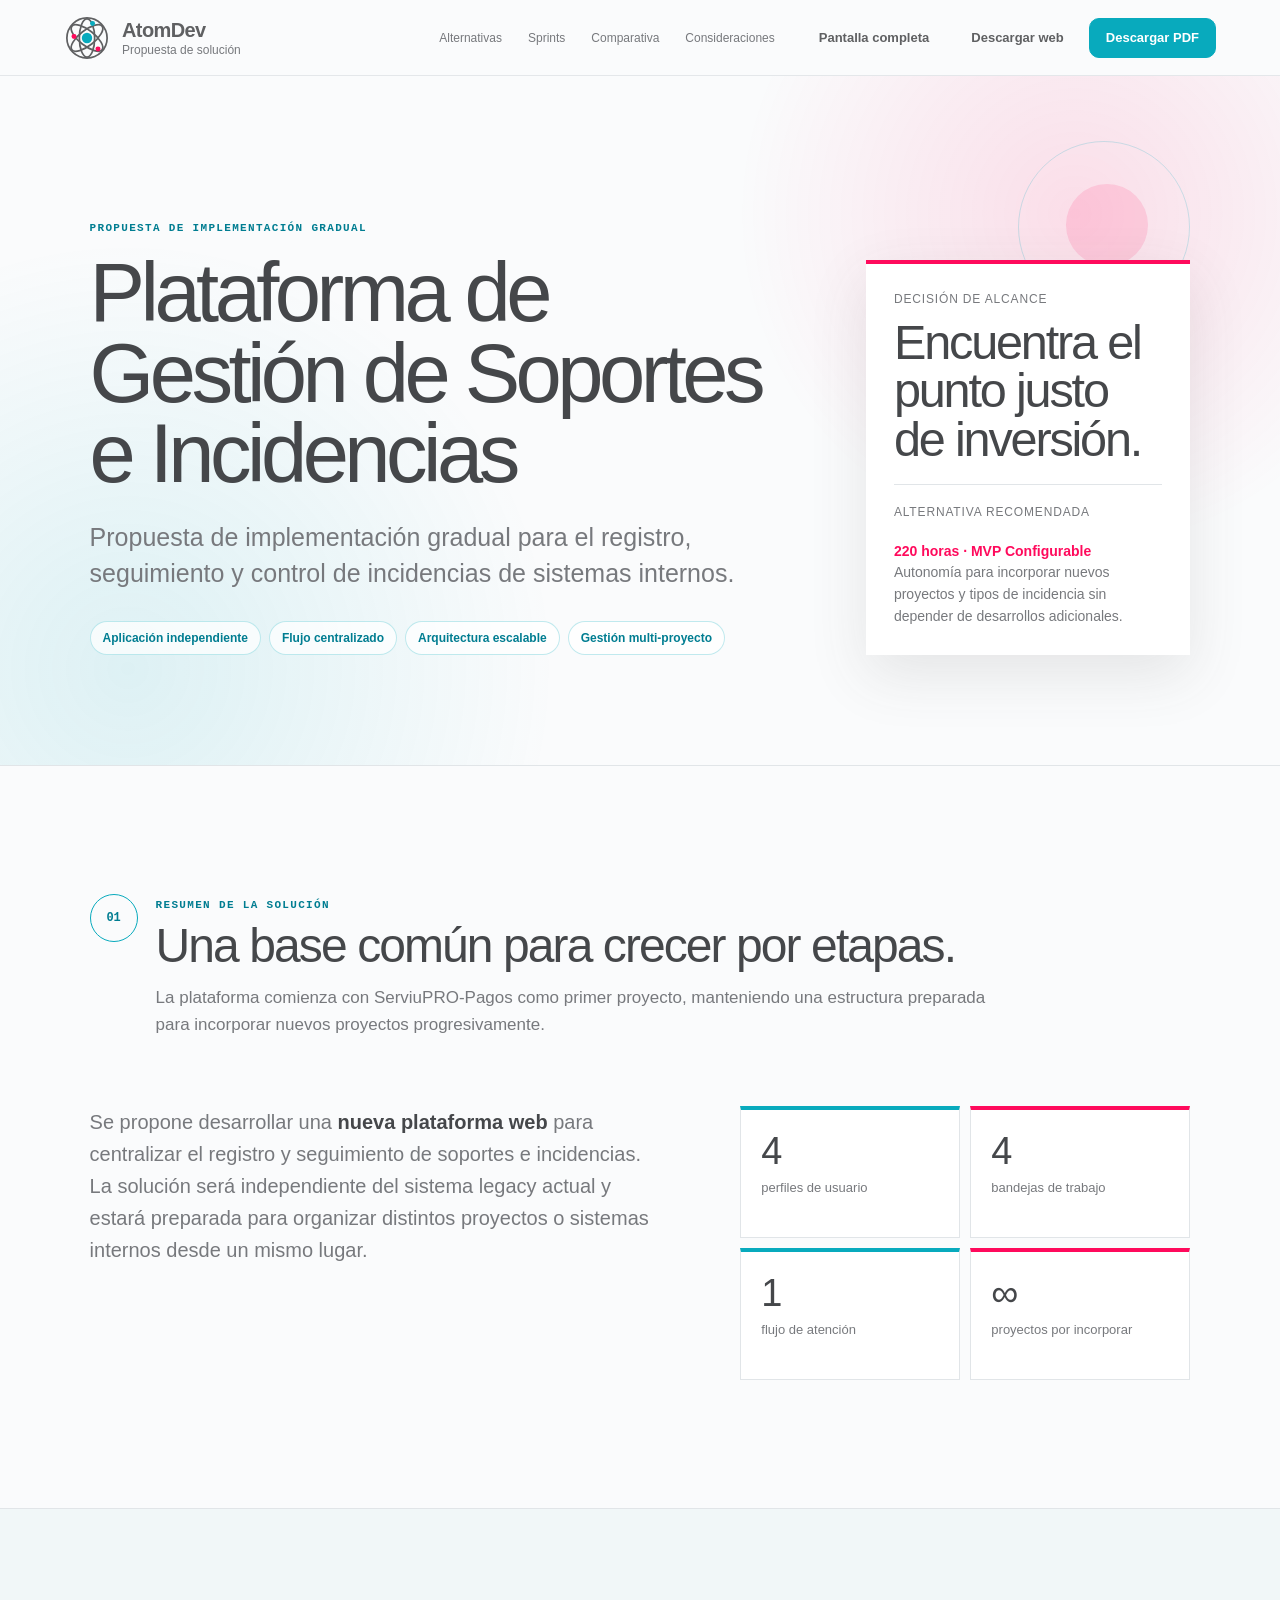
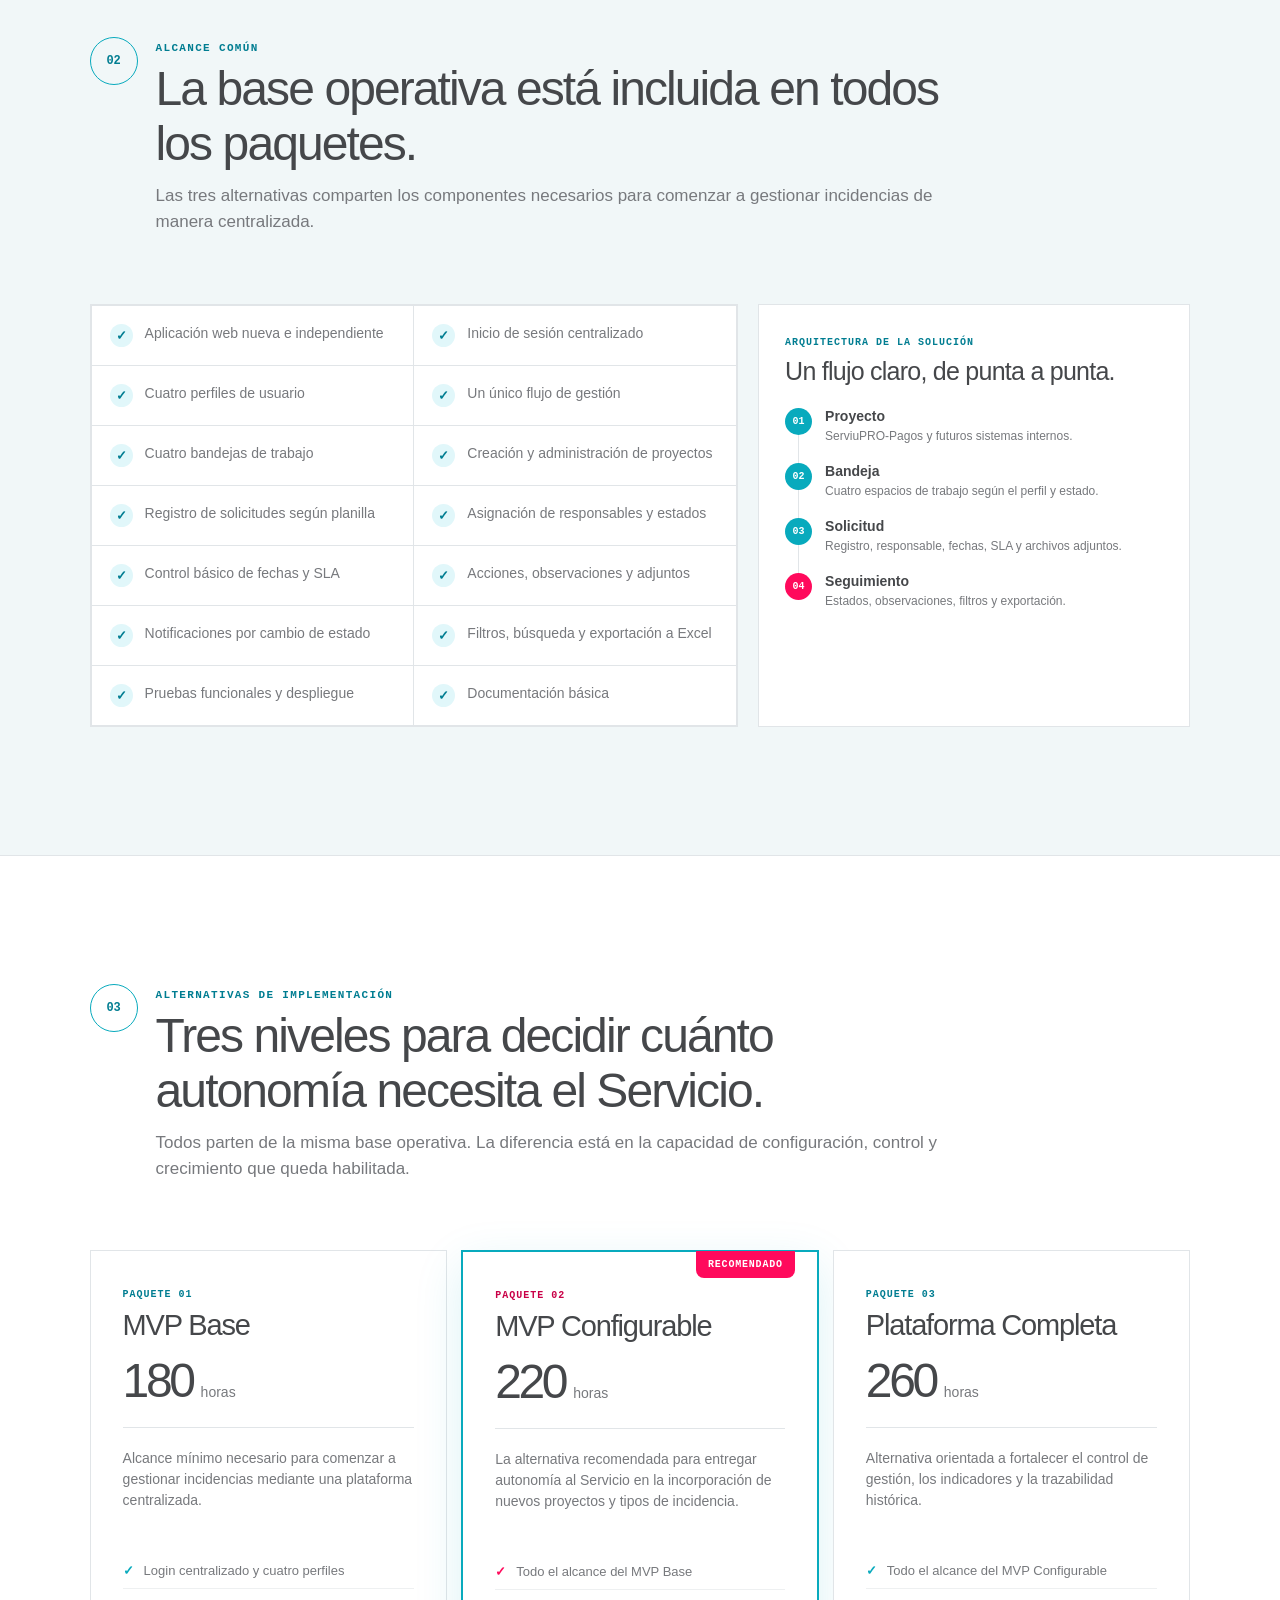
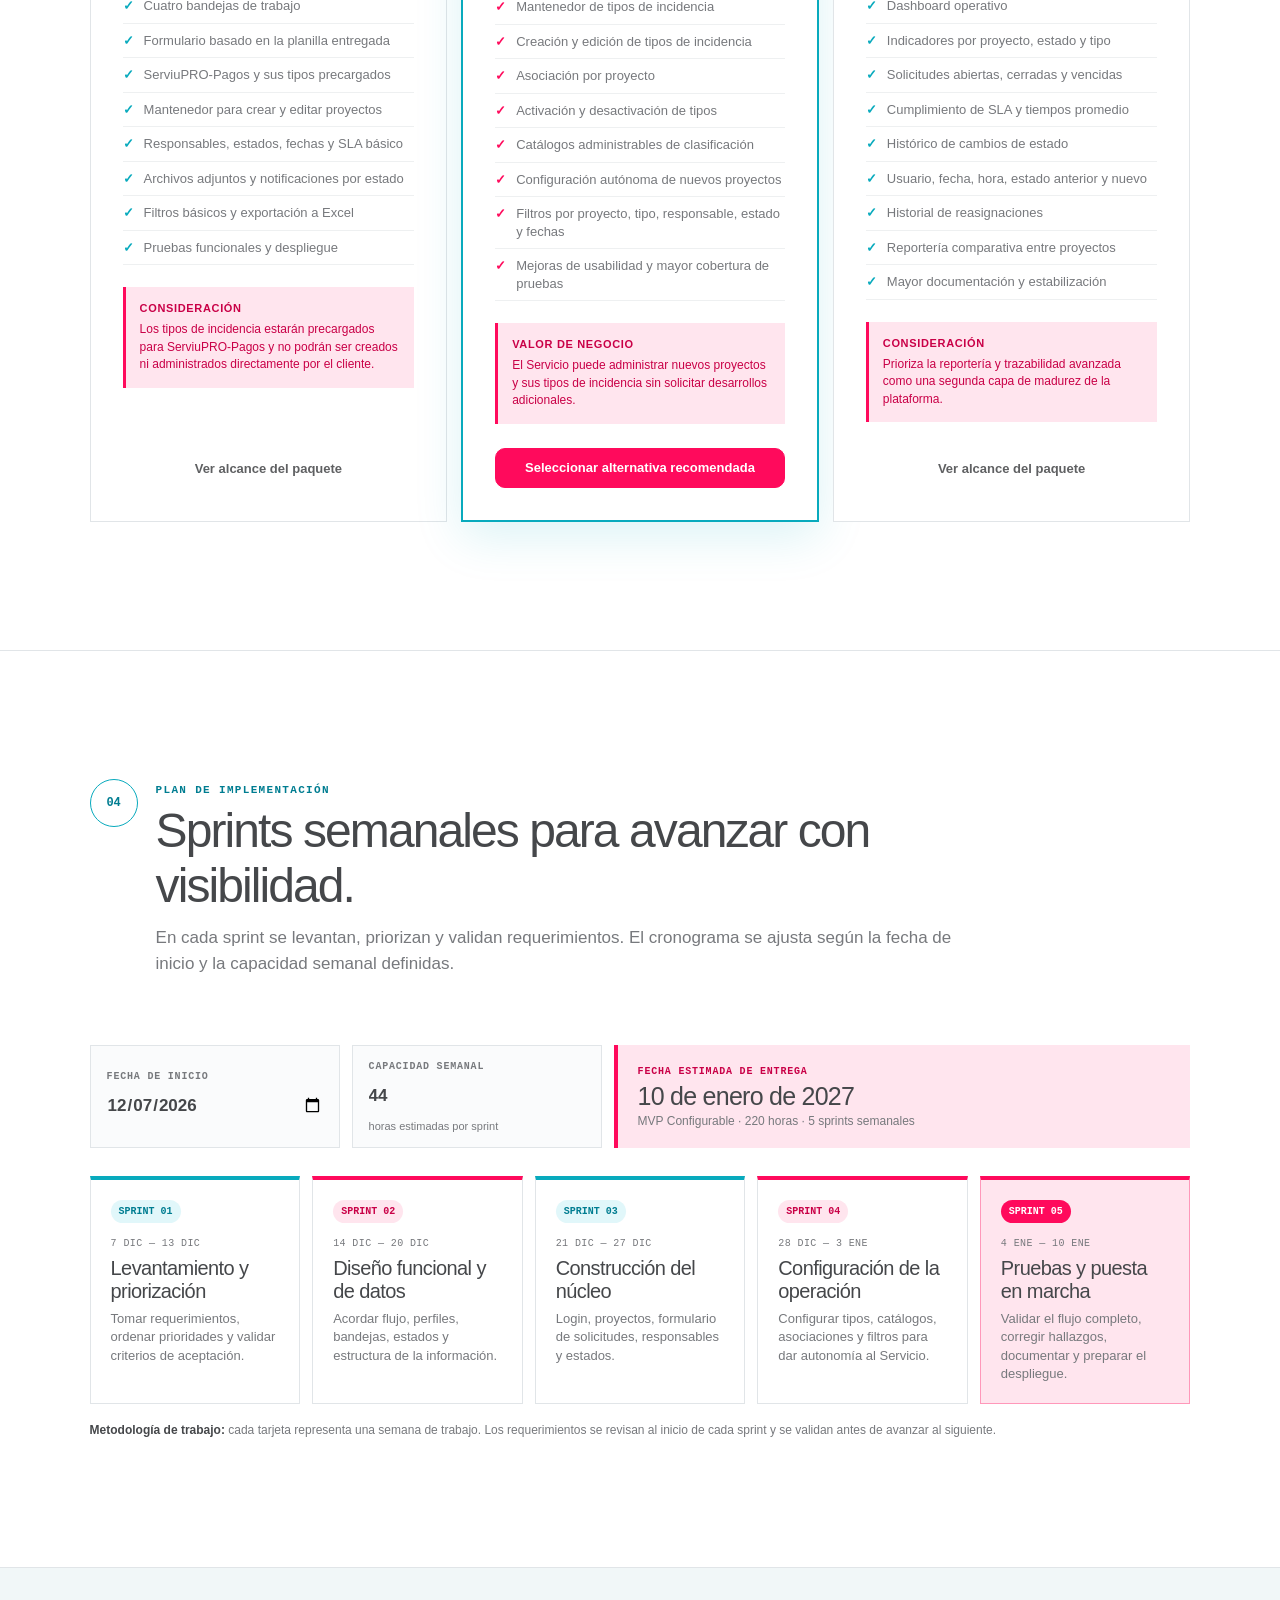
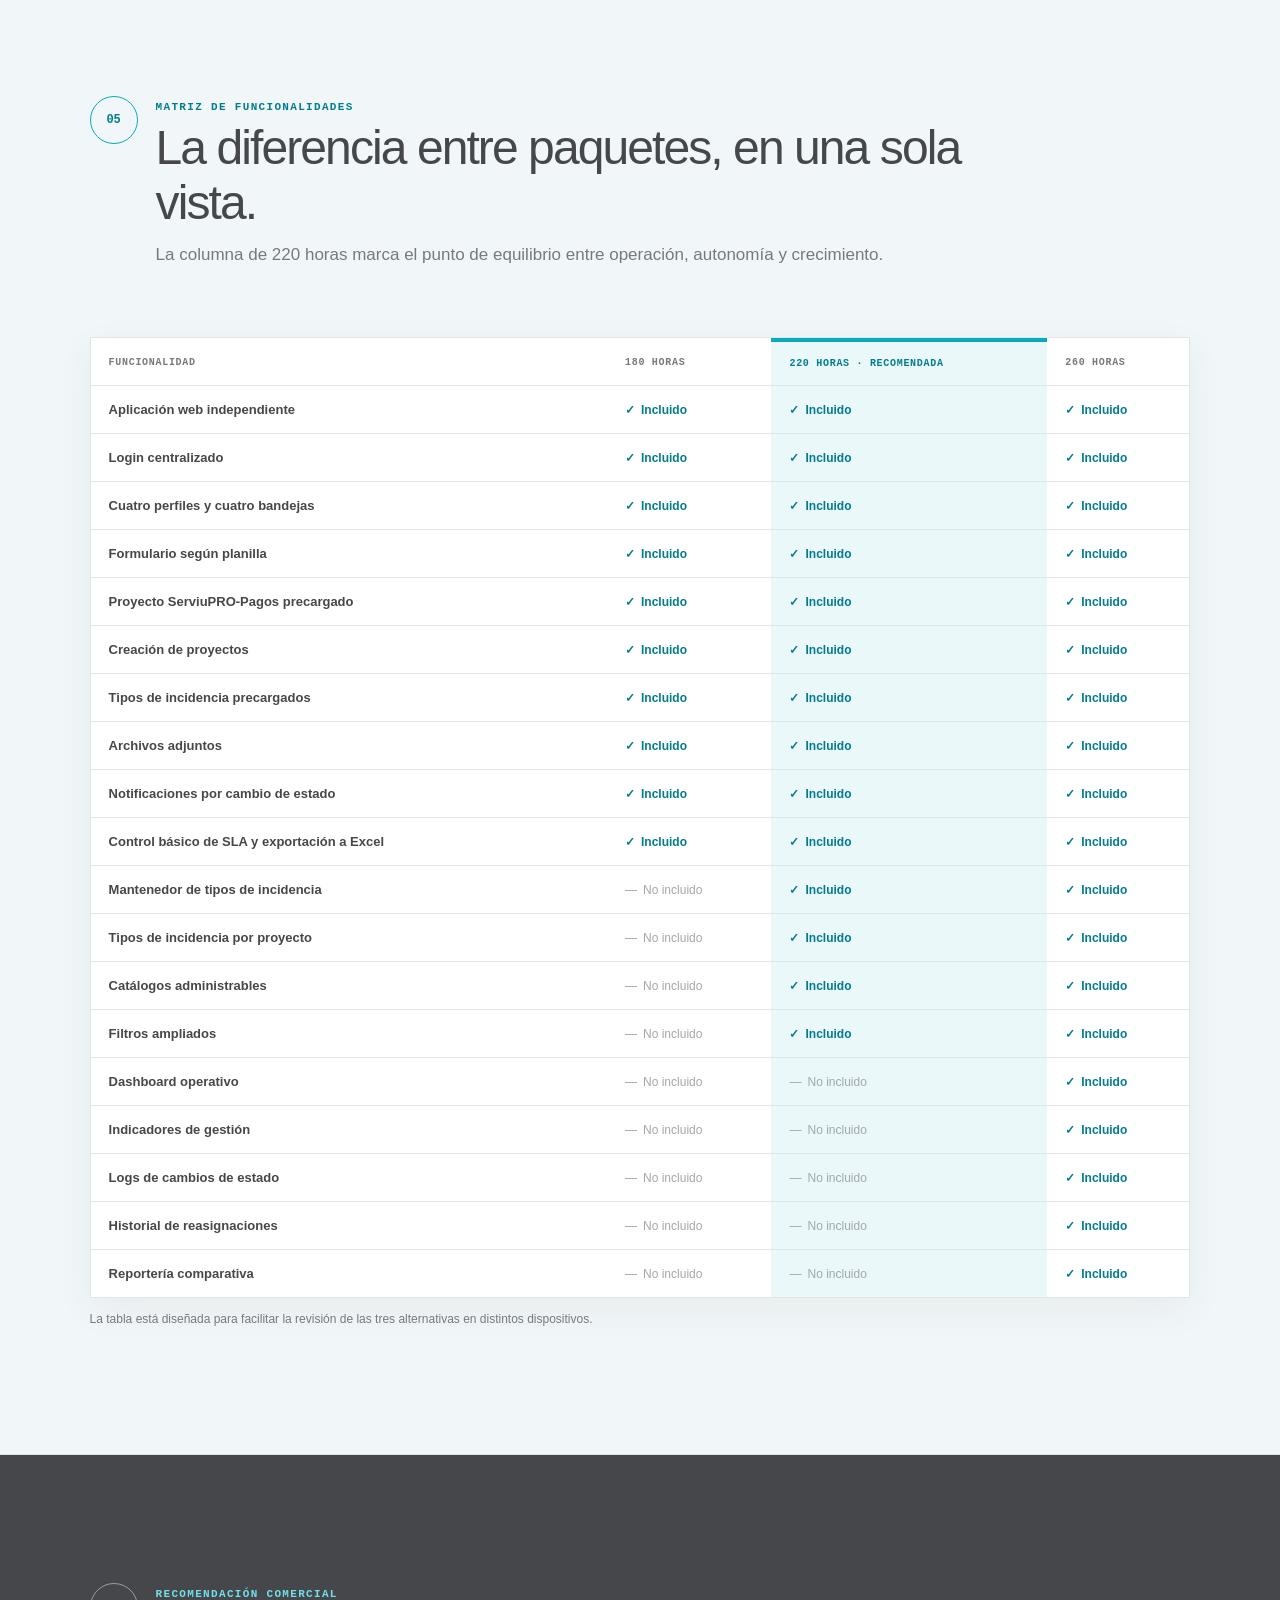
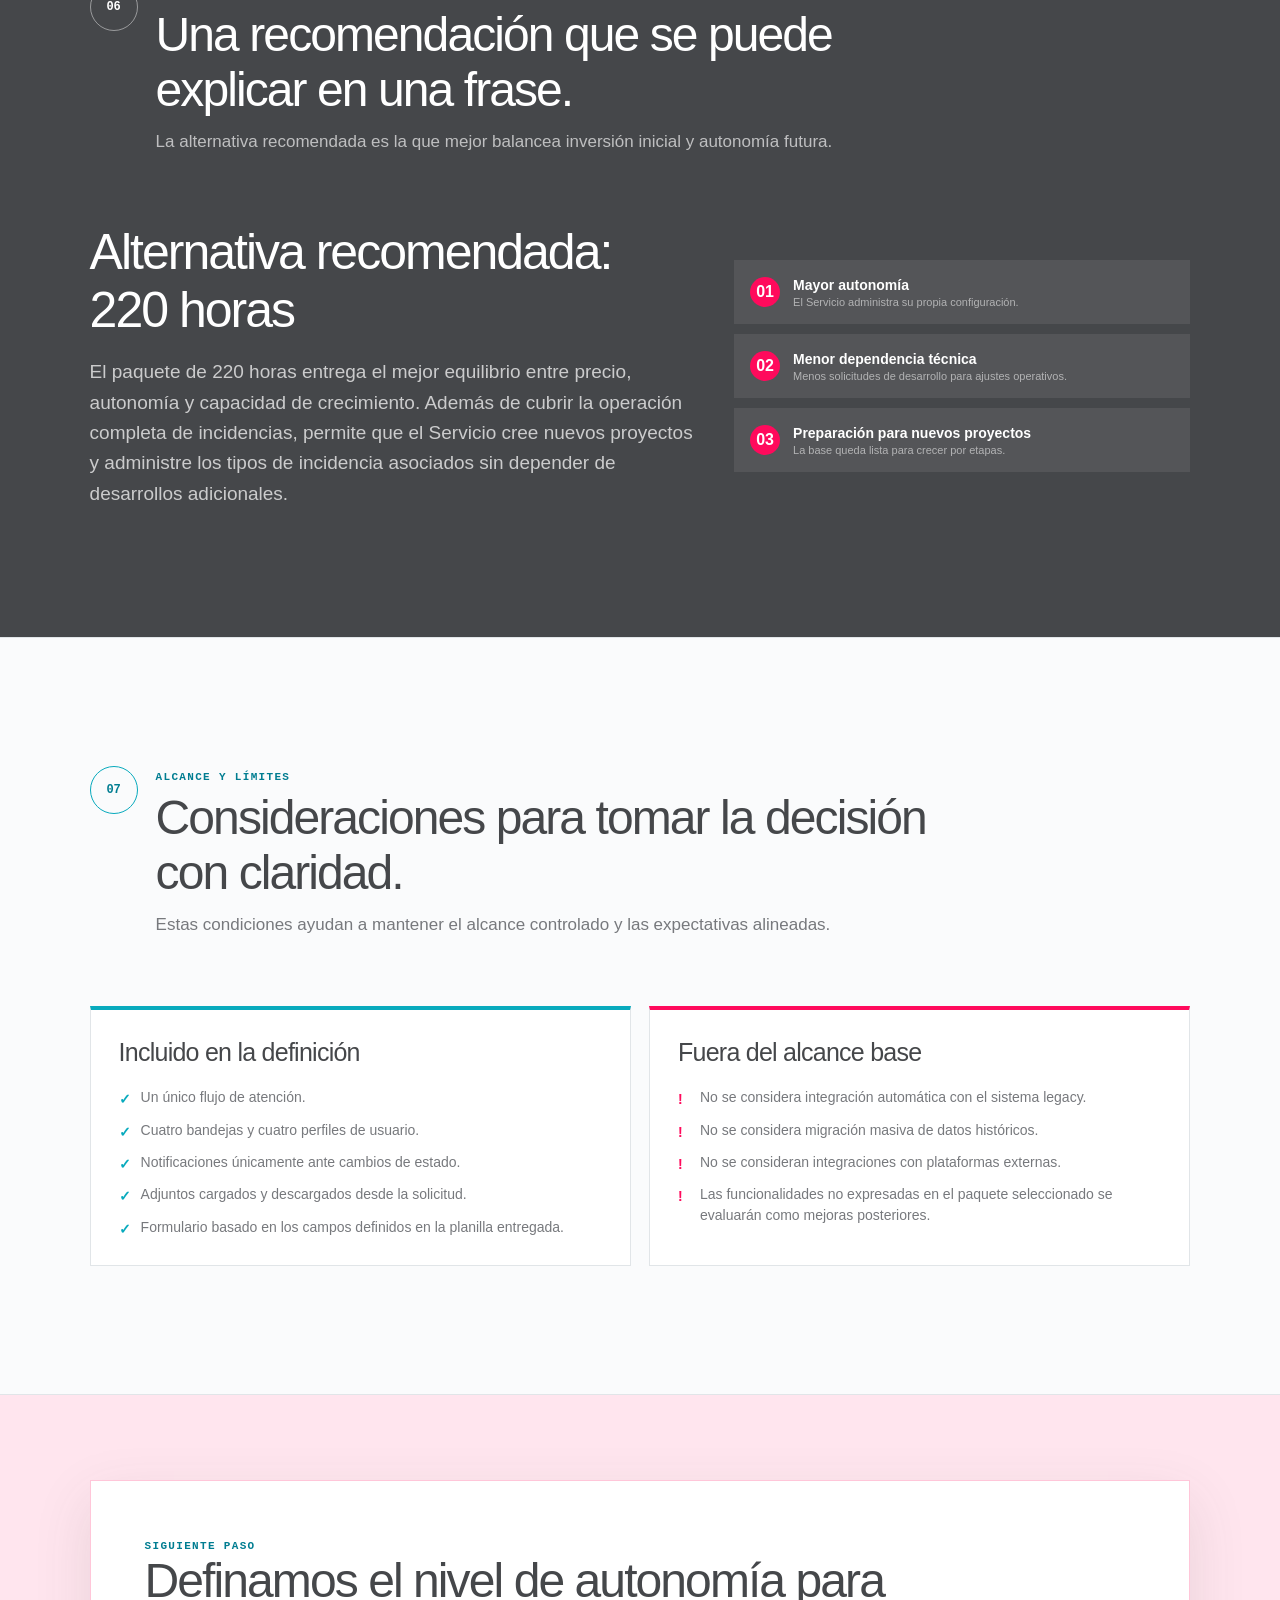
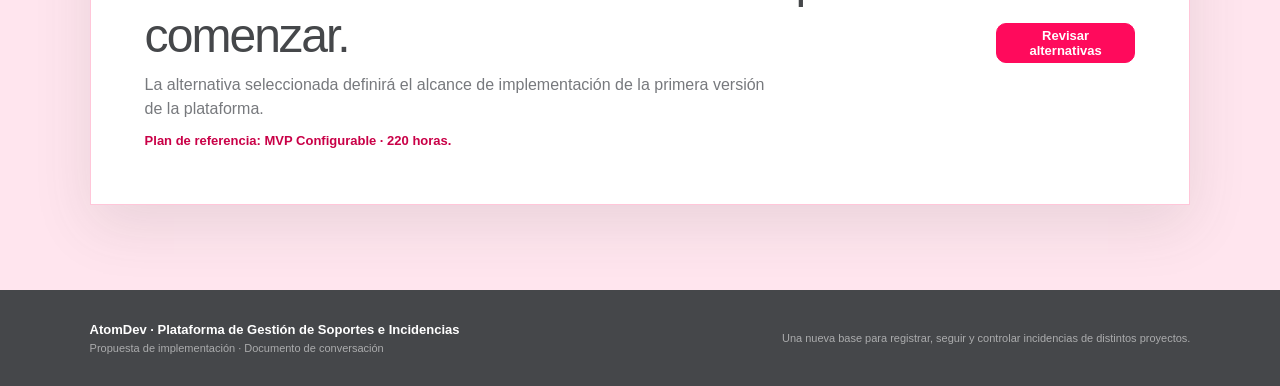
<file: propuesta-sistema-tickets-html/index.html>
<!doctype html>
<html lang="es">
<head>
  <meta charset="utf-8">
  <meta name="viewport" content="width=device-width, initial-scale=1">
  <meta name="description" content="Propuesta de implementación de una plataforma de gestión de soportes e incidencias.">
  <title>Plataforma de Gestión de Soportes e Incidencias · AtomDev</title>
  <style>
    :root {
      --ink: #5f6062;
      --ink-deep: #45474a;
      --ink-soft: #77797d;
      --paper: #fafbfc;
      --surface: #fff;
      --line: #e1e5e8;
      --teal: #08aabd;
      --teal-dark: #007d91;
      --teal-light: #e1f7fa;
      --pink: #ff0a5c;
      --pink-dark: #c90047;
      --pink-light: #ffe5ee;
      --shadow: 0 20px 55px rgba(75, 76, 78, .12);
      --mono: ui-monospace, SFMono-Regular, Menlo, Consolas, monospace;
    }

    * { box-sizing: border-box; }
    html { scroll-behavior: smooth; }
    body {
      margin: 0;
      background: var(--paper);
      color: var(--ink);
      font-family: Calibri, "Segoe UI", Arial, sans-serif;
      -webkit-font-smoothing: antialiased;
    }
    button, input { font: inherit; }
    button { color: inherit; }
    button:focus-visible, a:focus-visible, summary:focus-visible {
      outline: 3px solid rgba(8, 170, 189, .24);
      outline-offset: 3px;
    }
    .site-shell { min-height: 100vh; overflow: hidden; }
    .topbar {
      position: sticky; z-index: 50; top: 0;
      display: flex; align-items: center; justify-content: space-between;
      min-height: 76px; padding: 12px clamp(22px, 5vw, 76px);
      border-bottom: 1px solid rgba(225, 229, 232, .9);
      background: rgba(250, 251, 252, .94); backdrop-filter: blur(16px);
    }
    .brand { display: flex; align-items: center; gap: 12px; color: var(--ink); text-decoration: none; }
    .brand-mark { display: grid; width: 46px; height: 46px; place-items: center; }
    .brand-mark svg { display: block; width: 46px; height: 46px; }
    .brand strong, .brand small { display: block; }
    .brand strong { font-size: 20px; font-weight: 600; letter-spacing: -.03em; }
    .brand small { margin-top: 1px; color: var(--ink-soft); font-size: 12px; }
    .top-actions, .top-nav { display: flex; align-items: center; gap: 8px; }
    .top-nav { margin-right: 10px; }
    .top-nav a { padding: 8px 9px; color: var(--ink-soft); font-size: 12px; text-decoration: none; }
    .top-nav a:hover { color: var(--teal-dark); }
    .button {
      min-height: 40px; padding: 0 16px; border: 1px solid var(--line); border-radius: 10px;
      background: var(--surface); cursor: pointer; font-size: 13px; font-weight: 600;
      transition: transform 160ms ease, border-color 160ms ease, background 160ms ease, color 160ms ease;
    }
    .button:hover { transform: translateY(-1px); border-color: #b9c1c5; }
    .button-primary { border-color: var(--teal); background: var(--teal); color: #fff; }
    .button-primary:hover { border-color: var(--teal-dark); background: var(--teal-dark); }
    .button-pink { border-color: var(--pink); background: var(--pink); color: #fff; }
    .button-pink:hover { border-color: var(--pink-dark); background: var(--pink-dark); }
    .button-ghost { border-color: transparent; background: transparent; }
    .button-small { min-height: 36px; padding-inline: 13px; font-size: 12px; }

    .hero {
      position: relative; display: grid; grid-template-columns: minmax(0, 1.35fr) minmax(300px, .65fr);
      gap: clamp(38px, 8vw, 105px); align-items: end; min-height: 620px;
      padding: clamp(82px, 11vw, 145px) clamp(22px, 7vw, 108px) clamp(72px, 9vw, 110px);
      background: radial-gradient(circle at 84% 20%, rgba(255, 10, 92, .12), transparent 28%),
        radial-gradient(circle at 10% 86%, rgba(8, 170, 189, .12), transparent 33%), var(--paper);
    }
    .hero::before { position: absolute; top: 65px; right: 7vw; width: 170px; height: 170px; border: 1px solid rgba(8, 170, 189, .2); border-radius: 50%; content: ""; }
    .hero::after { position: absolute; top: 108px; right: calc(7vw + 42px); width: 82px; height: 82px; border-radius: 50%; background: rgba(255, 10, 92, .12); content: ""; }
    .hero-copy, .hero-card { position: relative; z-index: 1; }
    .hero-copy { max-width: 900px; }
    .eyebrow, .section-kicker {
      color: var(--teal-dark); font-family: var(--mono); font-size: 11px; font-weight: 700;
      letter-spacing: .12em;
    }
    .hero h1 { max-width: 920px; margin: 18px 0 24px; color: var(--ink-deep); font-size: clamp(46px, 6.5vw, 86px); font-weight: 500; letter-spacing: -.055em; line-height: .97; }
    .hero-copy > p { max-width: 730px; margin: 0; color: var(--ink-soft); font-size: clamp(19px, 2vw, 25px); line-height: 1.45; }
    .hero-tags { display: flex; flex-wrap: wrap; gap: 8px; margin-top: 30px; }
    .hero-tags span { padding: 9px 12px; border: 1px solid rgba(8, 170, 189, .25); border-radius: 999px; background: rgba(255,255,255,.72); color: var(--teal-dark); font-size: 12px; font-weight: 600; }
    .hero-card { padding: 28px; border-top: 4px solid var(--pink); background: var(--surface); box-shadow: var(--shadow); }
    .hero-card > span, .hero-card > small { display: block; color: var(--ink-soft); font-size: 12px; letter-spacing: .07em; text-transform: uppercase; }
    .hero-card h2 { margin: 12px 0 6px; color: var(--ink-deep); font-size: clamp(30px, 3.8vw, 50px); font-weight: 500; letter-spacing: -.045em; line-height: 1; }
    .hero-card p { margin: 22px 0 0; color: var(--ink-soft); font-size: 14px; line-height: 1.55; }
    .hero-card-rule { height: 1px; margin: 20px 0; background: var(--line); }
    .hero-card .accent { color: var(--pink); font-weight: 700; }

    .content-section { padding: clamp(76px, 10vw, 132px) clamp(22px, 7vw, 108px); border-top: 1px solid var(--line); }
    .section-heading { display: flex; align-items: flex-start; gap: 18px; max-width: 900px; margin-bottom: clamp(40px, 6vw, 68px); }
    .section-number { display: grid; flex: none; width: 48px; height: 48px; place-items: center; border: 1px solid var(--teal); border-radius: 50%; color: var(--teal-dark); font-family: var(--mono); font-size: 12px; font-weight: 700; }
    .section-heading h2 { margin: 6px 0 0; color: var(--ink-deep); font-size: clamp(30px, 4vw, 48px); font-weight: 500; letter-spacing: -.04em; }
    .section-heading p { margin: 12px 0 0; color: var(--ink-soft); font-size: 17px; line-height: 1.55; }

    .overview-grid { display: grid; grid-template-columns: minmax(0, 1fr) minmax(340px, .8fr); gap: clamp(28px, 7vw, 88px); align-items: start; }
    .overview-copy { max-width: 700px; }
    .overview-copy p { margin: 0; color: var(--ink-soft); font-size: 20px; line-height: 1.6; }
    .overview-copy strong { color: var(--ink-deep); }
    .metric-grid { display: grid; grid-template-columns: repeat(2, minmax(0, 1fr)); gap: 10px; }
    .metric { min-height: 132px; padding: 20px; border: 1px solid var(--line); border-top: 4px solid var(--teal); background: var(--surface); }
    .metric:nth-child(2), .metric:nth-child(4) { border-top-color: var(--pink); }
    .metric strong { display: block; color: var(--ink-deep); font-size: 38px; font-weight: 500; letter-spacing: -.06em; }
    .metric span { display: block; margin-top: 7px; color: var(--ink-soft); font-size: 13px; line-height: 1.3; }

    .common-section { background: #f1f7f8; }
    .common-layout { display: grid; grid-template-columns: minmax(0, 1.2fr) minmax(280px, .8fr); gap: 20px; }
    .feature-list, .flow-card { border: 1px solid var(--line); background: var(--surface); }
    .feature-list { display: grid; grid-template-columns: repeat(2, minmax(0, 1fr)); gap: 1px; padding: 1px; background: var(--line); }
    .feature-item { display: flex; gap: 12px; padding: 18px; background: var(--surface); }
    .feature-item i { display: grid; flex: none; width: 23px; height: 23px; place-items: center; border-radius: 50%; background: var(--teal-light); color: var(--teal-dark); font-size: 13px; font-style: normal; font-weight: 700; }
    .feature-item span { color: var(--ink-soft); font-size: 14px; line-height: 1.35; }
    .flow-card { padding: 26px; }
    .flow-card > span { color: var(--teal-dark); font-family: var(--mono); font-size: 10px; font-weight: 700; letter-spacing: .1em; }
    .flow-card h3 { margin: 8px 0 22px; color: var(--ink-deep); font-size: 25px; font-weight: 500; letter-spacing: -.03em; }
    .flow-step { position: relative; display: flex; gap: 13px; padding: 0 0 19px; }
    .flow-step:last-child { padding-bottom: 0; }
    .flow-step:not(:last-child)::after { position: absolute; top: 27px; left: 13px; width: 1px; height: calc(100% - 16px); background: var(--line); content: ""; }
    .flow-step b { position: relative; z-index: 1; display: grid; width: 27px; height: 27px; place-items: center; border-radius: 50%; background: var(--teal); color: #fff; font-family: var(--mono); font-size: 10px; }
    .flow-step:last-child b { background: var(--pink); }
    .flow-step strong, .flow-step small { display: block; }
    .flow-step strong { color: var(--ink-deep); font-size: 14px; }
    .flow-step small { margin-top: 4px; color: var(--ink-soft); font-size: 12px; line-height: 1.35; }

    .packages-section { background: var(--surface); }
    .package-list { display: grid; grid-template-columns: repeat(3, minmax(0, 1fr)); gap: 14px; align-items: stretch; }
    .package-card { position: relative; display: flex; flex-direction: column; padding: clamp(24px, 3vw, 32px); border: 1px solid var(--line); background: var(--surface); transition: transform 180ms ease, box-shadow 180ms ease, border-color 180ms ease; }
    .package-card:hover { transform: translateY(-3px); box-shadow: var(--shadow); }
    .package-card.recommended { border: 2px solid var(--teal); box-shadow: 0 15px 45px rgba(8, 170, 189, .14); }
    .recommended-ribbon { position: absolute; top: -1px; right: 22px; padding: 8px 12px; border-radius: 0 0 8px 8px; background: var(--pink); color: #fff; font-family: var(--mono); font-size: 10px; font-weight: 700; letter-spacing: .08em; }
    .package-head { padding-bottom: 22px; border-bottom: 1px solid var(--line); }
    .package-head > span { color: var(--teal-dark); font-family: var(--mono); font-size: 10px; font-weight: 700; letter-spacing: .1em; }
    .recommended .package-head > span { color: var(--pink-dark); }
    .package-head h3 { margin: 8px 0 15px; color: var(--ink-deep); font-size: 29px; font-weight: 500; letter-spacing: -.04em; }
    .hours { display: flex; align-items: baseline; gap: 8px; }
    .hours strong { color: var(--ink-deep); font-size: 48px; font-weight: 500; letter-spacing: -.07em; line-height: 1; }
    .hours span { color: var(--ink-soft); font-size: 14px; }
    .package-description { min-height: 86px; margin: 20px 0; color: var(--ink-soft); font-size: 14px; line-height: 1.5; }
    .package-includes { margin: 0; padding: 0; list-style: none; }
    .package-includes li { display: flex; gap: 10px; padding: 8px 0; border-bottom: 1px solid #eef0f1; color: var(--ink-soft); font-size: 13px; line-height: 1.35; }
    .package-includes li::before { flex: none; color: var(--teal); content: "✓"; font-weight: 700; }
    .recommended .package-includes li::before { color: var(--pink); }
    .package-limitation { margin-top: 22px; padding: 14px; border-left: 3px solid var(--pink); background: var(--pink-light); color: var(--pink-dark); font-size: 12px; line-height: 1.45; }
    .package-limitation strong { display: block; margin-bottom: 4px; font-size: 11px; letter-spacing: .06em; text-transform: uppercase; }
    .package-actions { display: flex; gap: 8px; margin-top: auto; padding-top: 24px; }
    .package-actions .button { width: 100%; }
    .package-card.selected { border-color: var(--pink); box-shadow: 0 0 0 4px rgba(255,10,92,.09); }

    .timeline-section { background: #fff; }
    .timeline-controls { display: grid; grid-template-columns: repeat(2, minmax(190px, 250px)) minmax(250px, 1fr); gap: 12px; align-items: stretch; margin-bottom: 28px; }
    .timeline-control { display: flex; flex-direction: column; justify-content: center; gap: 7px; padding: 15px 16px; border: 1px solid var(--line); background: var(--paper); }
    .timeline-control span { color: var(--ink-soft); font-family: var(--mono); font-size: 10px; font-weight: 700; letter-spacing: .08em; text-transform: uppercase; }
    .timeline-control input { width: 100%; min-height: 34px; padding: 4px 0; border: 0; outline: 0; background: transparent; color: var(--ink-deep); font-size: 17px; font-weight: 600; }
    .timeline-control input:focus { color: var(--teal-dark); }
    .timeline-summary { display: flex; flex-direction: column; justify-content: center; padding: 15px 20px; border-left: 4px solid var(--pink); background: var(--pink-light); }
    .timeline-summary small { color: var(--pink-dark); font-family: var(--mono); font-size: 10px; font-weight: 700; letter-spacing: .08em; text-transform: uppercase; }
    .timeline-summary strong { margin-top: 5px; color: var(--ink-deep); font-size: 25px; font-weight: 500; letter-spacing: -.03em; }
    .timeline-summary span { margin-top: 3px; color: var(--ink-soft); font-size: 12px; }
    .timeline-track { display: grid; grid-template-columns: repeat(auto-fit, minmax(185px, 1fr)); gap: 12px; }
    .sprint-card { position: relative; min-height: 190px; padding: 20px; border: 1px solid var(--line); border-top: 4px solid var(--teal); background: var(--surface); }
    .sprint-card:nth-child(2n) { border-top-color: var(--pink); }
    .sprint-card:last-child { border-color: rgba(255,10,92,.35); border-top-color: var(--pink); background: var(--pink-light); }
    .sprint-number { display: inline-flex; align-items: center; justify-content: center; min-width: 39px; height: 23px; padding: 0 8px; border-radius: 999px; background: var(--teal-light); color: var(--teal-dark); font-family: var(--mono); font-size: 10px; font-weight: 700; }
    .sprint-card:nth-child(2n) .sprint-number { background: var(--pink-light); color: var(--pink-dark); }
    .sprint-card:last-child .sprint-number { background: var(--pink); color: #fff; }
    .sprint-date { display: block; margin-top: 15px; color: var(--ink-soft); font-family: var(--mono); font-size: 10px; letter-spacing: .04em; text-transform: uppercase; }
    .sprint-card h3 { margin: 8px 0 7px; color: var(--ink-deep); font-size: 20px; font-weight: 500; letter-spacing: -.03em; }
    .sprint-card p { margin: 0; color: var(--ink-soft); font-size: 13px; line-height: 1.4; }
    .timeline-footnote { margin: 18px 0 0; color: var(--ink-soft); font-size: 12px; line-height: 1.45; }
    .timeline-footnote strong { color: var(--ink-deep); }

    .comparison-section { background: #f1f7f8; }
    .table-wrap { overflow-x: auto; border: 1px solid var(--line); background: var(--surface); box-shadow: 0 12px 35px rgba(75,76,78,.06); }
    .comparison-table { width: 100%; min-width: 760px; border-collapse: collapse; }
    .comparison-table th, .comparison-table td { padding: 16px 18px; border-bottom: 1px solid var(--line); text-align: left; }
    .comparison-table th { color: var(--ink-soft); font-family: var(--mono); font-size: 10px; letter-spacing: .07em; text-transform: uppercase; }
    .comparison-table th:first-child { width: 47%; }
    .comparison-table th:nth-child(3), .comparison-table td:nth-child(3) { background: rgba(8,170,189,.08); }
    .comparison-table th:nth-child(3) { color: var(--teal-dark); border-top: 4px solid var(--teal); }
    .comparison-table td { color: var(--ink-soft); font-size: 13px; }
    .comparison-table td:first-child { color: var(--ink-deep); font-weight: 600; }
    .comparison-table tr:last-child td { border-bottom: 0; }
    .status-yes, .status-no { display: inline-flex; align-items: center; gap: 6px; font-size: 12px; font-weight: 700; white-space: nowrap; }
    .status-yes { color: var(--teal-dark); }
    .status-yes::before { content: "✓"; }
    .status-no { color: #a3a7aa; font-weight: 500; }
    .status-no::before { content: "—"; }
    .table-note { margin: 14px 0 0; color: var(--ink-soft); font-size: 12px; }

    .recommendation-section { background: var(--ink-deep); color: #fff; }
    .recommendation-section .section-number { border-color: rgba(255,255,255,.45); color: #fff; }
    .recommendation-section .section-kicker { color: #70e0ea; }
    .recommendation-section .section-heading h2 { color: #fff; }
    .recommendation-section .section-heading p { color: rgba(255,255,255,.65); }
    .recommendation-layout { display: grid; grid-template-columns: minmax(0, 1fr) minmax(290px, .75fr); gap: 36px; align-items: center; }
    .recommendation-copy h3 { margin: 0 0 18px; color: #fff; font-size: clamp(30px, 4vw, 50px); font-weight: 500; letter-spacing: -.04em; }
    .recommendation-copy p { max-width: 740px; margin: 0; color: rgba(255,255,255,.72); font-size: 19px; line-height: 1.6; }
    .benefit-list { display: grid; gap: 10px; }
    .benefit { display: flex; align-items: center; gap: 13px; padding: 16px; background: rgba(255,255,255,.08); }
    .benefit i { display: grid; width: 30px; height: 30px; place-items: center; border-radius: 50%; background: var(--pink); color: #fff; font-style: normal; font-weight: 700; }
    .benefit strong { color: #fff; font-size: 14px; }
    .benefit small { display: block; margin-top: 2px; color: rgba(255,255,255,.55); font-size: 11px; }

    .considerations-layout { display: grid; grid-template-columns: repeat(2, minmax(0,1fr)); gap: 18px; }
    .consideration-card { padding: 28px; border: 1px solid var(--line); background: var(--surface); }
    .consideration-card.caveats { border-top: 4px solid var(--pink); }
    .consideration-card.scope { border-top: 4px solid var(--teal); }
    .consideration-card h3 { margin: 0 0 20px; color: var(--ink-deep); font-size: 25px; font-weight: 500; letter-spacing: -.03em; }
    .consideration-card ul { display: grid; gap: 12px; margin: 0; padding: 0; list-style: none; }
    .consideration-card li { position: relative; padding-left: 22px; color: var(--ink-soft); font-size: 14px; line-height: 1.45; }
    .consideration-card li::before { position: absolute; left: 0; top: 2px; color: var(--teal); content: "✓"; font-weight: 700; }
    .caveats li::before { color: var(--pink); content: "!"; }

    .closing-section { padding-top: 85px; padding-bottom: 85px; background: var(--pink-light); }
    .closing-card { display: flex; align-items: center; justify-content: space-between; gap: 30px; padding: clamp(28px,5vw,54px); border: 1px solid rgba(255,10,92,.23); background: var(--surface); box-shadow: var(--shadow); }
    .closing-card h2 { margin: 0 0 10px; color: var(--ink-deep); font-size: clamp(29px,4vw,48px); font-weight: 500; letter-spacing: -.04em; }
    .closing-card p { max-width: 620px; margin: 0; color: var(--ink-soft); font-size: 16px; line-height: 1.5; }
    .selection-note { margin-top: 10px !important; color: var(--pink-dark) !important; font-size: 13px !important; font-weight: 700; }
    footer { display: flex; align-items: center; justify-content: space-between; gap: 32px; padding: 32px clamp(22px,7vw,108px); background: #45474a; color: #fff; }
    footer strong, footer span { display: block; }
    footer strong { font-size: 13px; }
    footer span, footer p { color: rgba(255,255,255,.55); font-size: 11px; }
    footer span { margin-top: 5px; }
    footer p { max-width: 430px; margin: 0; text-align: right; line-height: 1.5; }

    @media (max-width: 1100px) {
      .top-nav { display: none; }
      .package-list { grid-template-columns: 1fr; }
      .package-card { display: grid; grid-template-columns: minmax(200px,.7fr) minmax(0,1fr); column-gap: 30px; }
      .package-head { grid-row: 1 / span 3; border-bottom: 0; }
      .package-description { min-height: 0; margin: 0 0 12px; }
      .package-includes { grid-column: 2; }
      .package-limitation, .package-actions { grid-column: 2; }
    }
    @media (max-width: 820px) {
      .hero { grid-template-columns: 1fr; min-height: auto; }
      .hero-card { max-width: 460px; }
      .overview-grid, .common-layout, .recommendation-layout, .considerations-layout { grid-template-columns: 1fr; }
      .timeline-controls { grid-template-columns: 1fr 1fr; }
      .timeline-summary { grid-column: 1 / -1; }
      .feature-list { grid-template-columns: 1fr 1fr; }
      .recommendation-layout { gap: 28px; }
      .closing-card { align-items: flex-start; flex-direction: column; }
    }
    @media (max-width: 620px) {
      .topbar { align-items: flex-start; gap: 14px; }
      .brand small { display: none; }
      .top-actions { flex-wrap: wrap; justify-content: flex-end; }
      .button { min-height: 36px; padding: 0 11px; font-size: 11px; }
      .hero { padding-top: 72px; }
      .hero h1 { font-size: clamp(44px, 13vw, 66px); }
      .hero::before, .hero::after { display: none; }
      .feature-list, .metric-grid { grid-template-columns: 1fr; }
      .package-card { display: block; }
      .package-head { padding-bottom: 22px; border-bottom: 1px solid var(--line); }
      .package-description { margin: 20px 0; }
      .package-actions { margin-top: 0; }
      .timeline-controls { grid-template-columns: 1fr; }
      .timeline-summary { grid-column: auto; }
      .section-heading { flex-direction: column; }
      .comparison-table th, .comparison-table td { padding: 13px 14px; }
      footer { align-items: flex-start; flex-direction: column; }
      footer p { text-align: left; }
    }
    @media print {
      :root { --paper: #fff; }
      @page { margin: 10mm; size: A4 landscape; }
      html, body { width: auto; min-width: 0; background: #fff; }
      body {
        font-size: 10pt;
        print-color-adjust: exact;
        -webkit-print-color-adjust: exact;
      }
      .site-shell { min-height: 0; overflow: visible; }
      .topbar, .package-actions, .closing-card .button, footer { display: none !important; }

      /* Cada bloque principal se convierte en una hoja real del PDF. */
      .hero, .content-section {
        width: 100%;
        min-height: 190mm;
        break-after: page;
        page-break-after: always;
      }
      .hero {
        display: grid !important;
        grid-template-columns: minmax(0, 1.35fr) minmax(72mm, .65fr) !important;
        gap: 12mm !important;
        align-items: center !important;
        height: 190mm;
        padding: 14mm;
      }
      .hero h1 { margin: 5mm 0 6mm; font-size: 17mm; line-height: .98; }
      .hero-copy > p { font-size: 4.6mm; line-height: 1.4; }
      .hero-tags { gap: 2mm; margin-top: 7mm; }
      .hero-tags span { padding: 2.2mm 3mm; font-size: 8pt; }
      .hero-card { padding: 7mm; box-shadow: 0 5mm 14mm rgba(75, 76, 78, .12); }
      .hero-card h2 { margin: 3mm 0 2mm; font-size: 9mm; }
      .hero-card p { margin-top: 5mm; font-size: 9pt; }

      .content-section {
        padding: 10mm 12mm;
        break-before: page;
        page-break-before: always;
      }
      .section-heading {
        gap: 4mm;
        max-width: none;
        margin-bottom: 7mm;
      }
      .section-number { width: 11mm; height: 11mm; font-size: 8pt; }
      .section-heading h2 { margin-top: 1.5mm; font-size: 8.5mm; line-height: 1.04; }
      .section-heading p { margin-top: 2.5mm; font-size: 9.5pt; line-height: 1.35; }

      /* Se restablecen las columnas de escritorio porque la vista de impresión
         puede activar accidentalmente los breakpoints móviles del navegador. */
      .overview-grid { grid-template-columns: minmax(0, 1fr) minmax(85mm, .8fr) !important; gap: 12mm; }
      .overview-copy p { font-size: 13pt; line-height: 1.45; }
      .metric { min-height: 27mm; padding: 4mm; }
      .metric strong { font-size: 24pt; }

      .common-layout { grid-template-columns: minmax(0, 1.25fr) minmax(70mm, .75fr) !important; gap: 4mm; }
      .feature-list { grid-template-columns: repeat(2, minmax(0, 1fr)) !important; }
      .feature-item { gap: 2.5mm; padding: 3.2mm; }
      .feature-item i { width: 5mm; height: 5mm; font-size: 7pt; }
      .feature-item span { font-size: 8pt; }
      .flow-card { padding: 5mm; }
      .flow-card h3 { margin: 2mm 0 4mm; font-size: 17pt; }
      .flow-step { gap: 2.5mm; padding-bottom: 3.5mm; }
      .flow-step strong { font-size: 9pt; }
      .flow-step small { font-size: 7.5pt; }

      .package-list { grid-template-columns: repeat(3, minmax(0, 1fr)) !important; gap: 3mm; }
      .package-card { display: flex !important; padding: 4mm; box-shadow: none !important; }
      .package-card:hover { transform: none; }
      .package-head { grid-row: auto; padding-bottom: 3mm; border-bottom: 1px solid var(--line); }
      .package-head h3 { margin: 2mm 0 3mm; font-size: 17pt; }
      .hours strong { font-size: 29pt; }
      .hours span { font-size: 8pt; }
      .package-description { min-height: 0; margin: 3mm 0; font-size: 7.5pt; line-height: 1.3; }
      .package-includes { grid-column: auto; }
      .package-includes li { gap: 2mm; padding: 1.35mm 0; font-size: 7pt; line-height: 1.25; }
      .package-limitation { grid-column: auto; margin-top: 3mm; padding: 3mm; font-size: 6.8pt; }
      .recommended-ribbon { right: 4mm; padding: 2mm 3mm; font-size: 6.5pt; }

      .timeline-controls { grid-template-columns: repeat(2, minmax(48mm, 62mm)) minmax(70mm, 1fr) !important; gap: 3mm; margin-bottom: 5mm; }
      .timeline-summary { grid-column: auto !important; }
      .timeline-control, .timeline-summary { padding: 3.5mm 4mm; }
      .timeline-summary strong { font-size: 16pt; }
      .timeline-track { grid-template-columns: repeat(auto-fit, minmax(38mm, 1fr)); gap: 3mm; }
      .sprint-card { min-height: 40mm; padding: 4mm; }
      .sprint-card h3 { margin: 2mm 0 1.5mm; font-size: 13pt; }
      .sprint-card p { font-size: 7.5pt; }
      .sprint-date { margin-top: 3mm; }

      .table-wrap { overflow: visible; box-shadow: none; }
      .comparison-table { min-width: 0; table-layout: fixed; }
      .comparison-table thead { display: table-header-group; }
      .comparison-table th, .comparison-table td { padding: 1.35mm 2mm; font-size: 6.8pt; line-height: 1.15; }
      .comparison-table th { font-size: 6.2pt; }
      .status-yes, .status-no { font-size: 6.5pt; }
      .table-note { margin-top: 3mm; font-size: 7pt; }

      .recommendation-layout { grid-template-columns: minmax(0, 1fr) minmax(75mm, .75fr) !important; gap: 9mm; }
      .recommendation-copy h3 { font-size: 26pt; }
      .recommendation-copy p { font-size: 12pt; }
      .benefit { padding: 4mm; }
      .considerations-layout { grid-template-columns: repeat(2, minmax(0, 1fr)) !important; gap: 5mm; }
      .consideration-card { padding: 6mm; }
      .closing-section { display: grid; align-items: center; }
      .closing-card { padding: 10mm; box-shadow: none; }

      .package-card, .feature-item, .flow-card, .sprint-card,
      .consideration-card, .closing-card, .comparison-table tr {
        break-inside: avoid;
        page-break-inside: avoid;
      }
      p, li { orphans: 3; widows: 3; }
      .closing-section { break-after: auto; page-break-after: auto; }
    }
  </style>
</head>
<body>
  <main class="site-shell">
    <header class="topbar">
      <a class="brand" href="#inicio" aria-label="Ir al inicio">
        <span class="brand-mark" aria-hidden="true">
          <svg viewBox="0 0 48 48" role="img" aria-label="Símbolo AtomDev">
            <circle cx="24" cy="24" r="21" fill="none" stroke="#5f6062" stroke-width="1.8"/>
            <ellipse cx="24" cy="24" rx="8" ry="20" fill="none" stroke="#5f6062" stroke-width="1.8" transform="rotate(0 24 24)"/>
            <ellipse cx="24" cy="24" rx="8" ry="20" fill="none" stroke="#5f6062" stroke-width="1.8" transform="rotate(52 24 24)"/>
            <ellipse cx="24" cy="24" rx="8" ry="20" fill="none" stroke="#5f6062" stroke-width="1.8" transform="rotate(-52 24 24)"/>
            <circle cx="24" cy="24" r="5.4" fill="#08aabd"/>
            <circle cx="29.8" cy="8.8" r="2.6" fill="#08aabd"/>
            <circle cx="10.5" cy="22.5" r="2.6" fill="#ff0a5c"/>
            <circle cx="35.5" cy="35.5" r="2.6" fill="#ff0a5c"/>
          </svg>
        </span>
        <span><strong>AtomDev</strong><small>Propuesta de solución</small></span>
      </a>
      <div class="top-actions">
        <nav class="top-nav" aria-label="Secciones de la propuesta">
          <a href="#alternativas">Alternativas</a>
          <a href="#sprints">Sprints</a>
          <a href="#comparativa">Comparativa</a>
          <a href="#consideraciones">Consideraciones</a>
        </nav>
        <button class="button button-ghost" id="fullscreen-button">Pantalla completa</button>
        <button class="button button-ghost" id="download-html-button" title="Descarga una copia que funciona sin conexión">Descargar web</button>
        <button class="button button-primary" id="print-button" title="En la ventana de impresión selecciona Guardar como PDF">Descargar PDF</button>
      </div>
    </header>

    <section class="hero" id="inicio">
      <div class="hero-copy">
        <span class="eyebrow">PROPUESTA DE IMPLEMENTACIÓN GRADUAL</span>
        <h1>Plataforma de Gestión de Soportes e Incidencias</h1>
        <p>Propuesta de implementación gradual para el registro, seguimiento y control de incidencias de sistemas internos.</p>
        <div class="hero-tags" aria-label="Características de la solución">
          <span>Aplicación independiente</span><span>Flujo centralizado</span><span>Arquitectura escalable</span><span>Gestión multi-proyecto</span>
        </div>
      </div>
      <aside class="hero-card" aria-label="Resumen de alternativas">
        <span>Decisión de alcance</span>
        <h2>Encuentra el punto justo de inversión.</h2>
        <div class="hero-card-rule"></div>
        <small>Alternativa recomendada</small>
        <p><strong class="accent">220 horas · MVP Configurable</strong><br>Autonomía para incorporar nuevos proyectos y tipos de incidencia sin depender de desarrollos adicionales.</p>
      </aside>
    </section>

    <section class="content-section" id="resumen">
      <div class="section-heading"><span class="section-number">01</span><div><span class="section-kicker">RESUMEN DE LA SOLUCIÓN</span><h2>Una base común para crecer por etapas.</h2><p>La plataforma comienza con ServiuPRO-Pagos como primer proyecto, manteniendo una estructura preparada para incorporar nuevos proyectos progresivamente.</p></div></div>
      <div class="overview-grid">
        <div class="overview-copy"><p>Se propone desarrollar una <strong>nueva plataforma web</strong> para centralizar el registro y seguimiento de soportes e incidencias. La solución será independiente del sistema legacy actual y estará preparada para organizar distintos proyectos o sistemas internos desde un mismo lugar.</p></div>
        <div class="metric-grid" aria-label="Resumen funcional"><div class="metric"><strong>4</strong><span>perfiles de usuario</span></div><div class="metric"><strong>4</strong><span>bandejas de trabajo</span></div><div class="metric"><strong>1</strong><span>flujo de atención</span></div><div class="metric"><strong>∞</strong><span>proyectos por incorporar</span></div></div>
      </div>
    </section>

    <section class="content-section common-section" id="comun">
      <div class="section-heading"><span class="section-number">02</span><div><span class="section-kicker">ALCANCE COMÚN</span><h2>La base operativa está incluida en todos los paquetes.</h2><p>Las tres alternativas comparten los componentes necesarios para comenzar a gestionar incidencias de manera centralizada.</p></div></div>
      <div class="common-layout">
        <div class="feature-list">
          <div class="feature-item"><i>✓</i><span>Aplicación web nueva e independiente</span></div>
          <div class="feature-item"><i>✓</i><span>Inicio de sesión centralizado</span></div>
          <div class="feature-item"><i>✓</i><span>Cuatro perfiles de usuario</span></div>
          <div class="feature-item"><i>✓</i><span>Un único flujo de gestión</span></div>
          <div class="feature-item"><i>✓</i><span>Cuatro bandejas de trabajo</span></div>
          <div class="feature-item"><i>✓</i><span>Creación y administración de proyectos</span></div>
          <div class="feature-item"><i>✓</i><span>Registro de solicitudes según planilla</span></div>
          <div class="feature-item"><i>✓</i><span>Asignación de responsables y estados</span></div>
          <div class="feature-item"><i>✓</i><span>Control básico de fechas y SLA</span></div>
          <div class="feature-item"><i>✓</i><span>Acciones, observaciones y adjuntos</span></div>
          <div class="feature-item"><i>✓</i><span>Notificaciones por cambio de estado</span></div>
          <div class="feature-item"><i>✓</i><span>Filtros, búsqueda y exportación a Excel</span></div>
          <div class="feature-item"><i>✓</i><span>Pruebas funcionales y despliegue</span></div>
          <div class="feature-item"><i>✓</i><span>Documentación básica</span></div>
        </div>
        <aside class="flow-card"><span>ARQUITECTURA DE LA SOLUCIÓN</span><h3>Un flujo claro, de punta a punta.</h3><div class="flow-step"><b>01</b><div><strong>Proyecto</strong><small>ServiuPRO-Pagos y futuros sistemas internos.</small></div></div><div class="flow-step"><b>02</b><div><strong>Bandeja</strong><small>Cuatro espacios de trabajo según el perfil y estado.</small></div></div><div class="flow-step"><b>03</b><div><strong>Solicitud</strong><small>Registro, responsable, fechas, SLA y archivos adjuntos.</small></div></div><div class="flow-step"><b>04</b><div><strong>Seguimiento</strong><small>Estados, observaciones, filtros y exportación.</small></div></div></aside>
      </div>
    </section>

    <section class="content-section packages-section" id="alternativas">
      <div class="section-heading"><span class="section-number">03</span><div><span class="section-kicker">ALTERNATIVAS DE IMPLEMENTACIÓN</span><h2>Tres niveles para decidir cuánto autonomía necesita el Servicio.</h2><p>Todos parten de la misma base operativa. La diferencia está en la capacidad de configuración, control y crecimiento que queda habilitada.</p></div></div>
      <div class="package-list">
        <article class="package-card" data-package="MVP Base">
          <div class="package-head"><span>PAQUETE 01</span><h3>MVP Base</h3><div class="hours"><strong>180</strong><span>horas</span></div></div>
          <p class="package-description">Alcance mínimo necesario para comenzar a gestionar incidencias mediante una plataforma centralizada.</p>
          <ul class="package-includes">
            <li>Login centralizado y cuatro perfiles</li><li>Cuatro bandejas de trabajo</li><li>Formulario basado en la planilla entregada</li><li>ServiuPRO-Pagos y sus tipos precargados</li><li>Mantenedor para crear y editar proyectos</li><li>Responsables, estados, fechas y SLA básico</li><li>Archivos adjuntos y notificaciones por estado</li><li>Filtros básicos y exportación a Excel</li><li>Pruebas funcionales y despliegue</li>
          </ul>
          <div class="package-limitation"><strong>Consideración</strong>Los tipos de incidencia estarán precargados para ServiuPRO-Pagos y no podrán ser creados ni administrados directamente por el cliente.</div>
          <div class="package-actions"><button class="button button-ghost select-package" data-select="MVP Base">Ver alcance del paquete</button></div>
        </article>

        <article class="package-card recommended" data-package="MVP Configurable">
          <span class="recommended-ribbon">RECOMENDADO</span>
          <div class="package-head"><span>PAQUETE 02</span><h3>MVP Configurable</h3><div class="hours"><strong>220</strong><span>horas</span></div></div>
          <p class="package-description">La alternativa recomendada para entregar autonomía al Servicio en la incorporación de nuevos proyectos y tipos de incidencia.</p>
          <ul class="package-includes">
            <li>Todo el alcance del MVP Base</li><li>Mantenedor de tipos de incidencia</li><li>Creación y edición de tipos de incidencia</li><li>Asociación por proyecto</li><li>Activación y desactivación de tipos</li><li>Catálogos administrables de clasificación</li><li>Configuración autónoma de nuevos proyectos</li><li>Filtros por proyecto, tipo, responsable, estado y fechas</li><li>Mejoras de usabilidad y mayor cobertura de pruebas</li>
          </ul>
          <div class="package-limitation"><strong>Valor de negocio</strong>El Servicio puede administrar nuevos proyectos y sus tipos de incidencia sin solicitar desarrollos adicionales.</div>
          <div class="package-actions"><button class="button button-pink select-package" data-select="MVP Configurable">Seleccionar alternativa recomendada</button></div>
        </article>

        <article class="package-card" data-package="Plataforma Completa">
          <div class="package-head"><span>PAQUETE 03</span><h3>Plataforma Completa</h3><div class="hours"><strong>260</strong><span>horas</span></div></div>
          <p class="package-description">Alternativa orientada a fortalecer el control de gestión, los indicadores y la trazabilidad histórica.</p>
          <ul class="package-includes">
            <li>Todo el alcance del MVP Configurable</li><li>Dashboard operativo</li><li>Indicadores por proyecto, estado y tipo</li><li>Solicitudes abiertas, cerradas y vencidas</li><li>Cumplimiento de SLA y tiempos promedio</li><li>Histórico de cambios de estado</li><li>Usuario, fecha, hora, estado anterior y nuevo</li><li>Historial de reasignaciones</li><li>Reportería comparativa entre proyectos</li><li>Mayor documentación y estabilización</li>
          </ul>
          <div class="package-limitation"><strong>Consideración</strong>Prioriza la reportería y trazabilidad avanzada como una segunda capa de madurez de la plataforma.</div>
          <div class="package-actions"><button class="button button-ghost select-package" data-select="Plataforma Completa">Ver alcance del paquete</button></div>
        </article>
      </div>
    </section>

    <section class="content-section timeline-section" id="sprints">
      <div class="section-heading"><span class="section-number">04</span><div><span class="section-kicker">PLAN DE IMPLEMENTACIÓN</span><h2>Sprints semanales para avanzar con visibilidad.</h2><p>En cada sprint se levantan, priorizan y validan requerimientos. El cronograma se ajusta según la fecha de inicio y la capacidad semanal definidas.</p></div></div>
      <div class="timeline-controls">
        <label class="timeline-control"><span>Fecha de inicio</span><input id="project-start" type="date" aria-label="Fecha de inicio del proyecto"></label>
        <label class="timeline-control"><span>Capacidad semanal</span><input id="weekly-hours" type="number" min="1" max="168" step="1" value="44" aria-label="Horas de capacidad semanal"><small style="color: var(--ink-soft); font-size: 11px;">horas estimadas por sprint</small></label>
        <div class="timeline-summary"><small>Fecha estimada de entrega</small><strong id="delivery-date">—</strong><span id="timeline-estimate">MVP Configurable · 220 horas · 5 sprints</span></div>
      </div>
      <div class="timeline-track" id="sprint-track" aria-live="polite"></div>
      <p class="timeline-footnote"><strong>Metodología de trabajo:</strong> cada tarjeta representa una semana de trabajo. Los requerimientos se revisan al inicio de cada sprint y se validan antes de avanzar al siguiente.</p>
    </section>

    <section class="content-section comparison-section" id="comparativa">
      <div class="section-heading"><span class="section-number">05</span><div><span class="section-kicker">MATRIZ DE FUNCIONALIDADES</span><h2>La diferencia entre paquetes, en una sola vista.</h2><p>La columna de 220 horas marca el punto de equilibrio entre operación, autonomía y crecimiento.</p></div></div>
      <div class="table-wrap">
        <table class="comparison-table">
          <thead><tr><th>Funcionalidad</th><th>180 horas</th><th>220 horas · Recomendada</th><th>260 horas</th></tr></thead>
          <tbody>
            <tr><td>Aplicación web independiente</td><td><span class="status-yes">Incluido</span></td><td><span class="status-yes">Incluido</span></td><td><span class="status-yes">Incluido</span></td></tr>
            <tr><td>Login centralizado</td><td><span class="status-yes">Incluido</span></td><td><span class="status-yes">Incluido</span></td><td><span class="status-yes">Incluido</span></td></tr>
            <tr><td>Cuatro perfiles y cuatro bandejas</td><td><span class="status-yes">Incluido</span></td><td><span class="status-yes">Incluido</span></td><td><span class="status-yes">Incluido</span></td></tr>
            <tr><td>Formulario según planilla</td><td><span class="status-yes">Incluido</span></td><td><span class="status-yes">Incluido</span></td><td><span class="status-yes">Incluido</span></td></tr>
            <tr><td>Proyecto ServiuPRO-Pagos precargado</td><td><span class="status-yes">Incluido</span></td><td><span class="status-yes">Incluido</span></td><td><span class="status-yes">Incluido</span></td></tr>
            <tr><td>Creación de proyectos</td><td><span class="status-yes">Incluido</span></td><td><span class="status-yes">Incluido</span></td><td><span class="status-yes">Incluido</span></td></tr>
            <tr><td>Tipos de incidencia precargados</td><td><span class="status-yes">Incluido</span></td><td><span class="status-yes">Incluido</span></td><td><span class="status-yes">Incluido</span></td></tr>
            <tr><td>Archivos adjuntos</td><td><span class="status-yes">Incluido</span></td><td><span class="status-yes">Incluido</span></td><td><span class="status-yes">Incluido</span></td></tr>
            <tr><td>Notificaciones por cambio de estado</td><td><span class="status-yes">Incluido</span></td><td><span class="status-yes">Incluido</span></td><td><span class="status-yes">Incluido</span></td></tr>
            <tr><td>Control básico de SLA y exportación a Excel</td><td><span class="status-yes">Incluido</span></td><td><span class="status-yes">Incluido</span></td><td><span class="status-yes">Incluido</span></td></tr>
            <tr><td>Mantenedor de tipos de incidencia</td><td><span class="status-no">No incluido</span></td><td><span class="status-yes">Incluido</span></td><td><span class="status-yes">Incluido</span></td></tr>
            <tr><td>Tipos de incidencia por proyecto</td><td><span class="status-no">No incluido</span></td><td><span class="status-yes">Incluido</span></td><td><span class="status-yes">Incluido</span></td></tr>
            <tr><td>Catálogos administrables</td><td><span class="status-no">No incluido</span></td><td><span class="status-yes">Incluido</span></td><td><span class="status-yes">Incluido</span></td></tr>
            <tr><td>Filtros ampliados</td><td><span class="status-no">No incluido</span></td><td><span class="status-yes">Incluido</span></td><td><span class="status-yes">Incluido</span></td></tr>
            <tr><td>Dashboard operativo</td><td><span class="status-no">No incluido</span></td><td><span class="status-no">No incluido</span></td><td><span class="status-yes">Incluido</span></td></tr>
            <tr><td>Indicadores de gestión</td><td><span class="status-no">No incluido</span></td><td><span class="status-no">No incluido</span></td><td><span class="status-yes">Incluido</span></td></tr>
            <tr><td>Logs de cambios de estado</td><td><span class="status-no">No incluido</span></td><td><span class="status-no">No incluido</span></td><td><span class="status-yes">Incluido</span></td></tr>
            <tr><td>Historial de reasignaciones</td><td><span class="status-no">No incluido</span></td><td><span class="status-no">No incluido</span></td><td><span class="status-yes">Incluido</span></td></tr>
            <tr><td>Reportería comparativa</td><td><span class="status-no">No incluido</span></td><td><span class="status-no">No incluido</span></td><td><span class="status-yes">Incluido</span></td></tr>
          </tbody>
        </table>
      </div>
      <p class="table-note">La tabla está diseñada para facilitar la revisión de las tres alternativas en distintos dispositivos.</p>
    </section>

    <section class="content-section recommendation-section" id="recomendacion">
      <div class="section-heading"><span class="section-number">06</span><div><span class="section-kicker">RECOMENDACIÓN COMERCIAL</span><h2>Una recomendación que se puede explicar en una frase.</h2><p>La alternativa recomendada es la que mejor balancea inversión inicial y autonomía futura.</p></div></div>
      <div class="recommendation-layout">
        <div class="recommendation-copy"><h3>Alternativa recomendada: 220 horas</h3><p>El paquete de 220 horas entrega el mejor equilibrio entre precio, autonomía y capacidad de crecimiento. Además de cubrir la operación completa de incidencias, permite que el Servicio cree nuevos proyectos y administre los tipos de incidencia asociados sin depender de desarrollos adicionales.</p></div>
        <div class="benefit-list"><div class="benefit"><i>01</i><div><strong>Mayor autonomía</strong><small>El Servicio administra su propia configuración.</small></div></div><div class="benefit"><i>02</i><div><strong>Menor dependencia técnica</strong><small>Menos solicitudes de desarrollo para ajustes operativos.</small></div></div><div class="benefit"><i>03</i><div><strong>Preparación para nuevos proyectos</strong><small>La base queda lista para crecer por etapas.</small></div></div></div>
      </div>
    </section>

    <section class="content-section" id="consideraciones">
      <div class="section-heading"><span class="section-number">07</span><div><span class="section-kicker">ALCANCE Y LÍMITES</span><h2>Consideraciones para tomar la decisión con claridad.</h2><p>Estas condiciones ayudan a mantener el alcance controlado y las expectativas alineadas.</p></div></div>
      <div class="considerations-layout">
        <article class="consideration-card scope"><h3>Incluido en la definición</h3><ul><li>Un único flujo de atención.</li><li>Cuatro bandejas y cuatro perfiles de usuario.</li><li>Notificaciones únicamente ante cambios de estado.</li><li>Adjuntos cargados y descargados desde la solicitud.</li><li>Formulario basado en los campos definidos en la planilla entregada.</li></ul></article>
        <article class="consideration-card caveats"><h3>Fuera del alcance base</h3><ul><li>No se considera integración automática con el sistema legacy.</li><li>No se considera migración masiva de datos históricos.</li><li>No se consideran integraciones con plataformas externas.</li><li>Las funcionalidades no expresadas en el paquete seleccionado se evaluarán como mejoras posteriores.</li></ul></article>
      </div>
    </section>

    <section class="content-section closing-section" id="cierre">
      <div class="closing-card"><div><span class="section-kicker">SIGUIENTE PASO</span><h2>Definamos el nivel de autonomía para comenzar.</h2><p>La alternativa seleccionada definirá el alcance de implementación de la primera versión de la plataforma.</p><p class="selection-note" id="selection-note">Plan de referencia: MVP Configurable · 220 horas.</p></div><button class="button button-pink" id="back-to-packages">Revisar alternativas</button></div>
    </section>

    <footer><div><strong>AtomDev · Plataforma de Gestión de Soportes e Incidencias</strong><span>Propuesta de implementación · Documento de conversación</span></div><p>Una nueva base para registrar, seguir y controlar incidencias de distintos proyectos.</p></footer>
  </main>

  <script>
    (() => {
      const packageButtons = document.querySelectorAll(".select-package");
      const packageCards = document.querySelectorAll(".package-card");
      const selectionNote = document.getElementById("selection-note");
      const packageSection = document.getElementById("alternativas");
      const sprintSection = document.getElementById("sprints");
      const startInput = document.getElementById("project-start");
      const weeklyHoursInput = document.getElementById("weekly-hours");
      const deliveryDate = document.getElementById("delivery-date");
      const timelineEstimate = document.getElementById("timeline-estimate");
      const sprintTrack = document.getElementById("sprint-track");
      const packageHours = { "MVP Base": 180, "MVP Configurable": 220, "Plataforma Completa": 260 };
      let selectedPackage = document.documentElement.dataset.selectedPackage || "MVP Configurable";

      function dateInputValue(date) {
        const year = date.getFullYear();
        const month = String(date.getMonth() + 1).padStart(2, "0");
        const day = String(date.getDate()).padStart(2, "0");
        return `${year}-${month}-${day}`;
      }

      function nextMonday() {
        const date = new Date();
        date.setHours(12, 0, 0, 0);
        const daysUntilMonday = (8 - date.getDay()) % 7;
        date.setDate(date.getDate() + daysUntilMonday);
        return date;
      }

      function localDate(value) {
        const [year, month, day] = value.split("-").map(Number);
        return new Date(year, month - 1, day, 12, 0, 0, 0);
      }

      function addDays(date, days) {
        const result = new Date(date);
        result.setDate(result.getDate() + days);
        return result;
      }

      function formatDate(date, options = {}) {
        return new Intl.DateTimeFormat("es-CL", { day: "numeric", month: "long", year: "numeric", ...options }).format(date);
      }

      function formatRange(from, to) {
        const fromText = new Intl.DateTimeFormat("es-CL", { day: "numeric", month: "short" }).format(from);
        const toText = new Intl.DateTimeFormat("es-CL", { day: "numeric", month: "short" }).format(to);
        return `${fromText} — ${toText}`;
      }

      function sprintDetails(index, name) {
        const phases = [
          ["Levantamiento y priorización", "Tomar requerimientos, ordenar prioridades y validar criterios de aceptación."],
          ["Diseño funcional y de datos", "Acordar flujo, perfiles, bandejas, estados y estructura de la información."],
          ["Construcción del núcleo", "Login, proyectos, formulario de solicitudes, responsables y estados."],
          ["Configuración de la operación", name === "MVP Base" ? "Cargar ServiuPRO-Pagos y sus tipos de incidencia precargados." : "Configurar tipos, catálogos, asociaciones y filtros para dar autonomía al Servicio."],
          ["Pruebas y puesta en marcha", "Validar el flujo completo, corregir hallazgos, documentar y preparar el despliegue."],
          ["Control y trazabilidad", "Dashboard, indicadores, logs, reasignaciones y reportería comparativa entre proyectos."]
        ];
        if (index < phases.length) return phases[index];
        return ["Estabilización y acompañamiento", "Ajustes finales, validación con usuarios y preparación de la siguiente etapa."];
      }

      function renderTimeline() {
        const hours = packageHours[selectedPackage];
        const weeklyHours = Math.min(Math.max(Number(weeklyHoursInput.value) || 44, 1), 168);
        weeklyHoursInput.value = weeklyHours;
        if (!startInput.value) startInput.value = dateInputValue(nextMonday());
        const start = localDate(startInput.value);
        if (Number.isNaN(start.getTime())) return;
        const sprintCount = Math.max(1, Math.ceil(hours / weeklyHours));
        const delivery = addDays(start, sprintCount * 7 - 1);
        deliveryDate.textContent = formatDate(delivery);
        timelineEstimate.textContent = `${selectedPackage} · ${hours} horas · ${sprintCount} ${sprintCount === 1 ? "sprint" : "sprints"} semanales`;
        sprintTrack.innerHTML = Array.from({ length: sprintCount }, (_, index) => {
          const sprintStart = addDays(start, index * 7);
          const sprintEnd = addDays(sprintStart, 6);
          const [title, detail] = sprintDetails(index, selectedPackage);
          return `<article class="sprint-card"><span class="sprint-number">SPRINT ${String(index + 1).padStart(2, "0")}</span><span class="sprint-date">${formatRange(sprintStart, sprintEnd)}</span><h3>${title}</h3><p>${detail}</p></article>`;
        }).join("");
      }

      function selectPackage(name) {
        selectedPackage = name;
        document.documentElement.dataset.selectedPackage = name;
        packageCards.forEach((card) => card.classList.toggle("selected", card.dataset.package === name));
        selectionNote.textContent = `Plan seleccionado: ${name}. La planificación semanal se actualizó según su alcance.`;
        renderTimeline();
        sprintSection.scrollIntoView({ behavior: "smooth", block: "start" });
      }

      function downloadWebProposal() {
        const copy = document.documentElement.cloneNode(true);
        const copiedStart = copy.querySelector("#project-start");
        const copiedWeeklyHours = copy.querySelector("#weekly-hours");
        copiedStart.setAttribute("value", startInput.value);
        copiedWeeklyHours.setAttribute("value", weeklyHoursInput.value);

        const html = `<!doctype html>\n${copy.outerHTML}`;
        const blob = new Blob([html], { type: "text/html;charset=utf-8" });
        const url = URL.createObjectURL(blob);
        const link = document.createElement("a");
        link.href = url;
        link.download = "propuesta-plataforma-soportes-incidencias.html";
        document.body.appendChild(link);
        link.click();
        link.remove();
        window.setTimeout(() => URL.revokeObjectURL(url), 1000);
      }

      packageButtons.forEach((button) => button.addEventListener("click", () => selectPackage(button.dataset.select)));
      document.getElementById("back-to-packages").addEventListener("click", () => packageSection.scrollIntoView({ behavior: "smooth", block: "start" }));
      startInput.addEventListener("input", renderTimeline);
      weeklyHoursInput.addEventListener("input", renderTimeline);
      document.getElementById("download-html-button").addEventListener("click", downloadWebProposal);
      document.getElementById("print-button").addEventListener("click", () => window.print());
      document.getElementById("fullscreen-button").addEventListener("click", async () => {
        try {
          if (!document.fullscreenElement) await document.documentElement.requestFullscreen();
          else await document.exitFullscreen();
        } catch (_) { /* Algunos navegadores no permiten pantalla completa desde archivos locales. */ }
      });
      document.documentElement.dataset.selectedPackage = selectedPackage;
      renderTimeline();
    })();
  </script>
</body>
</html>
</file>
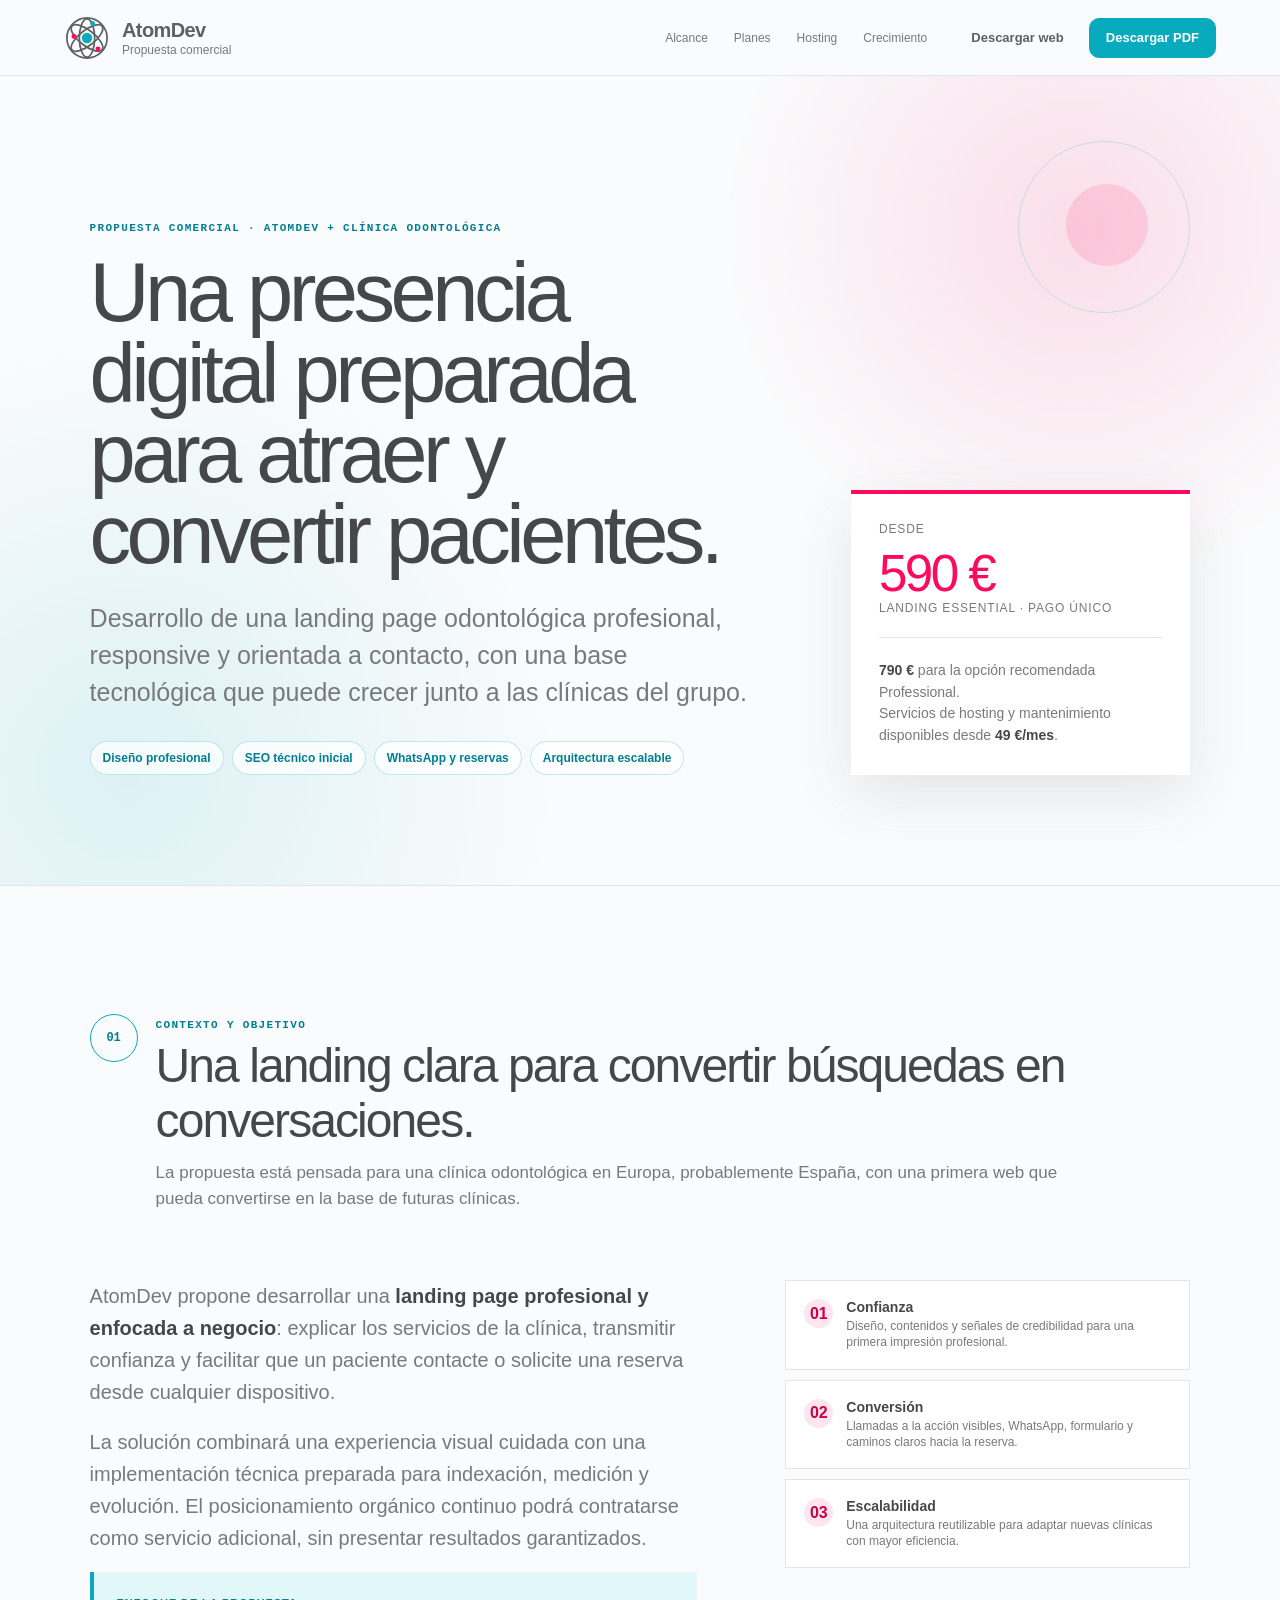
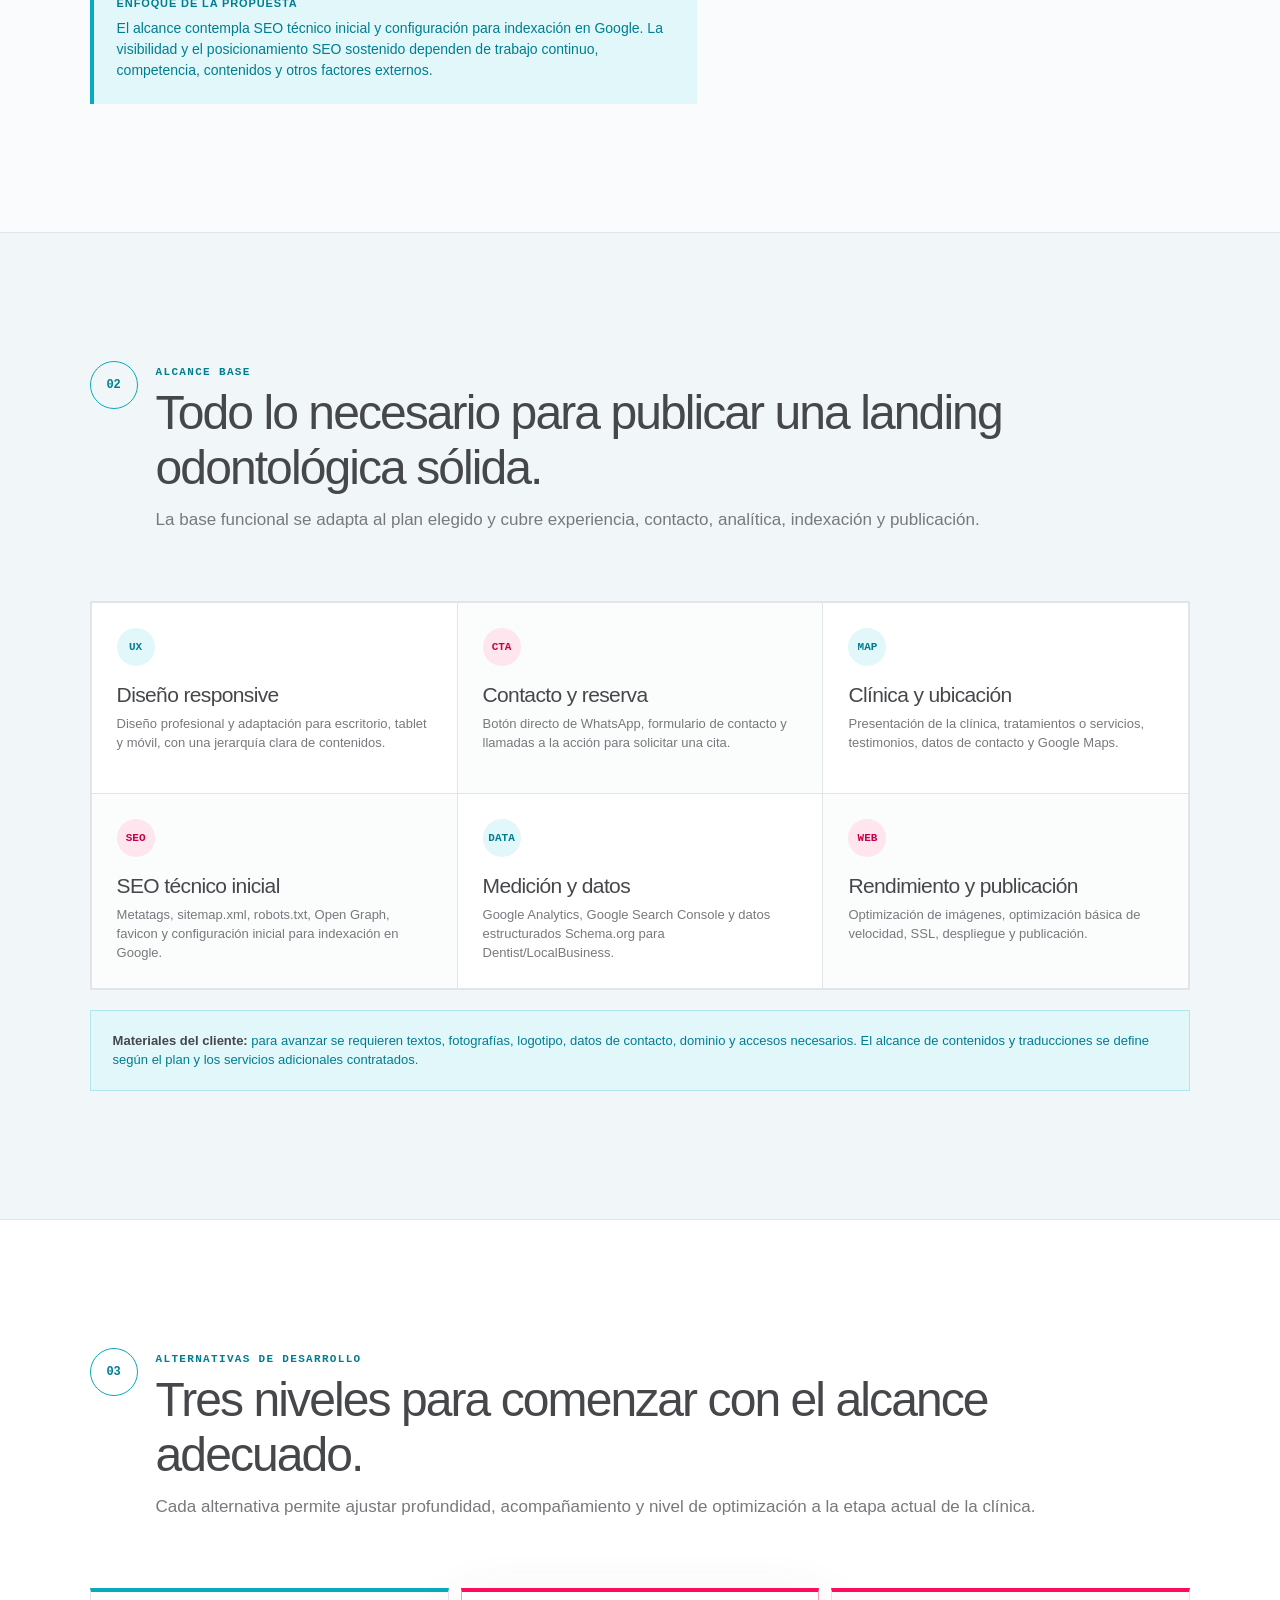
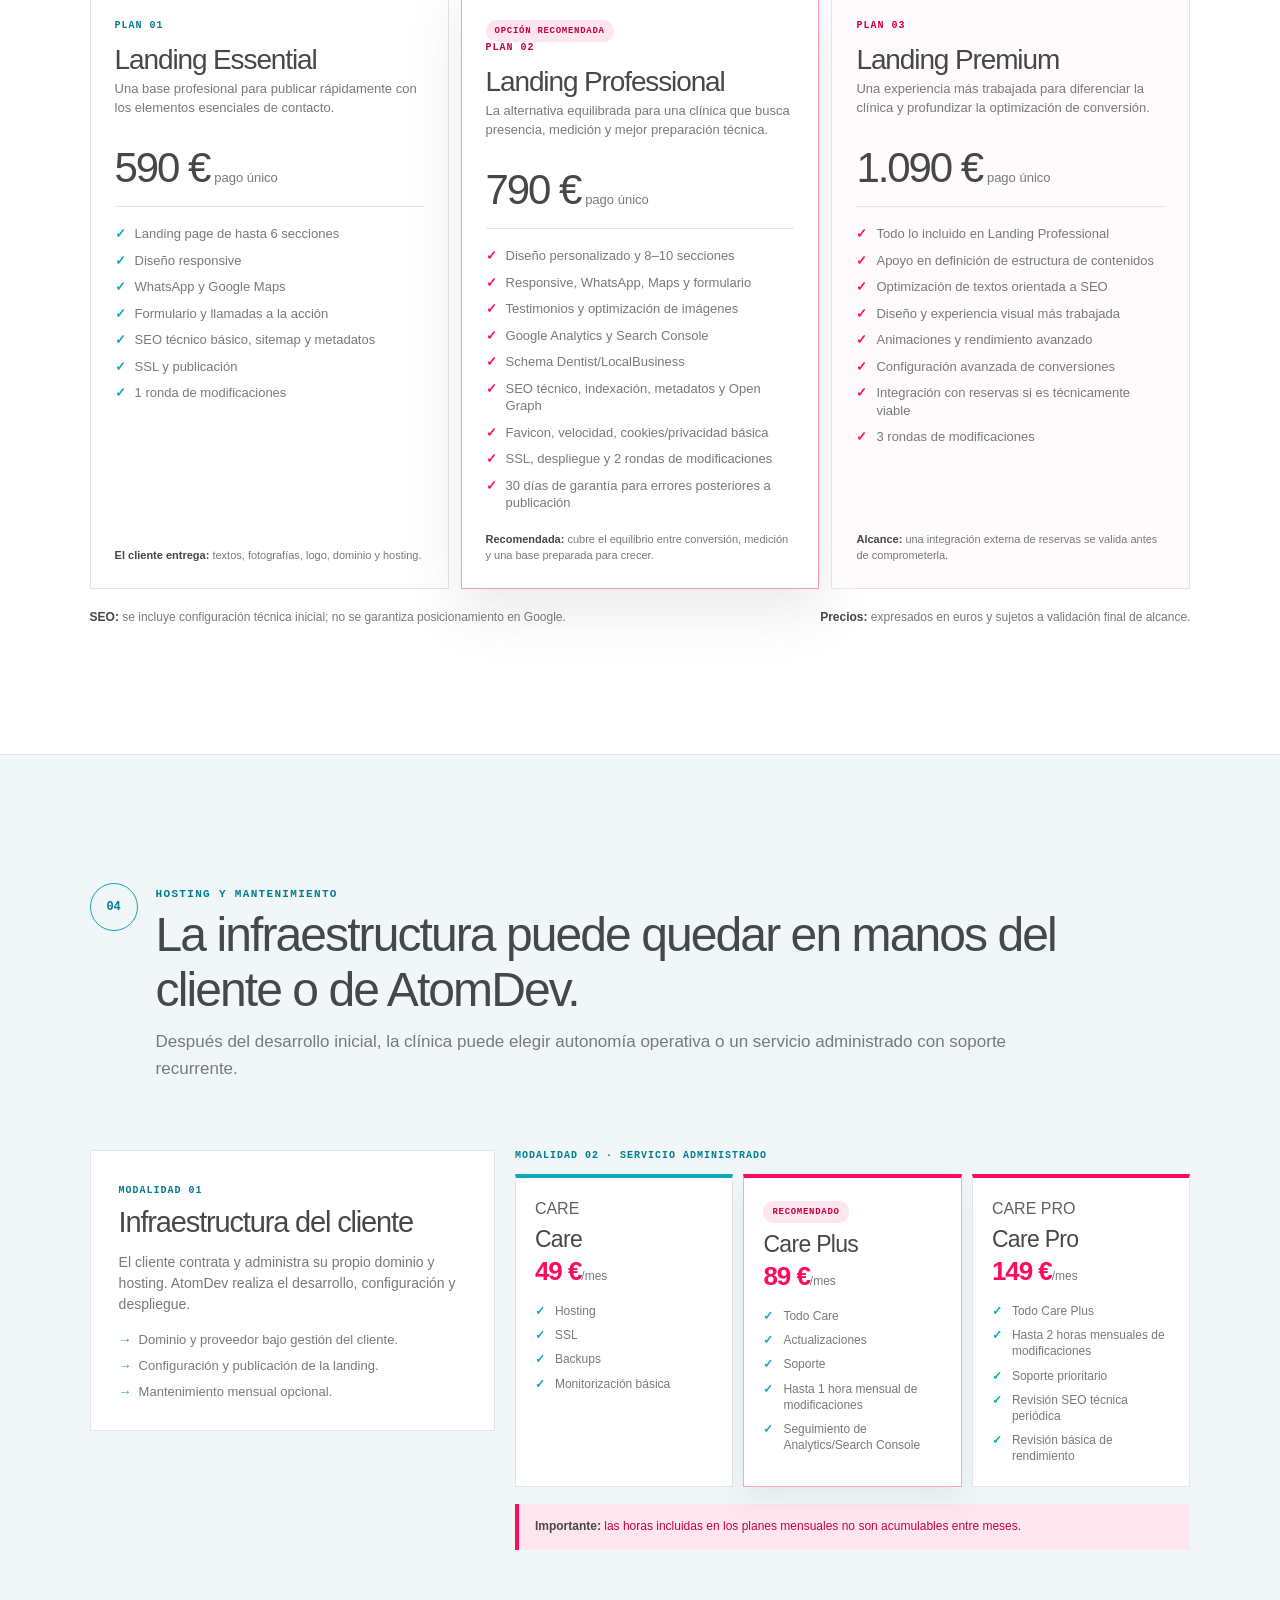
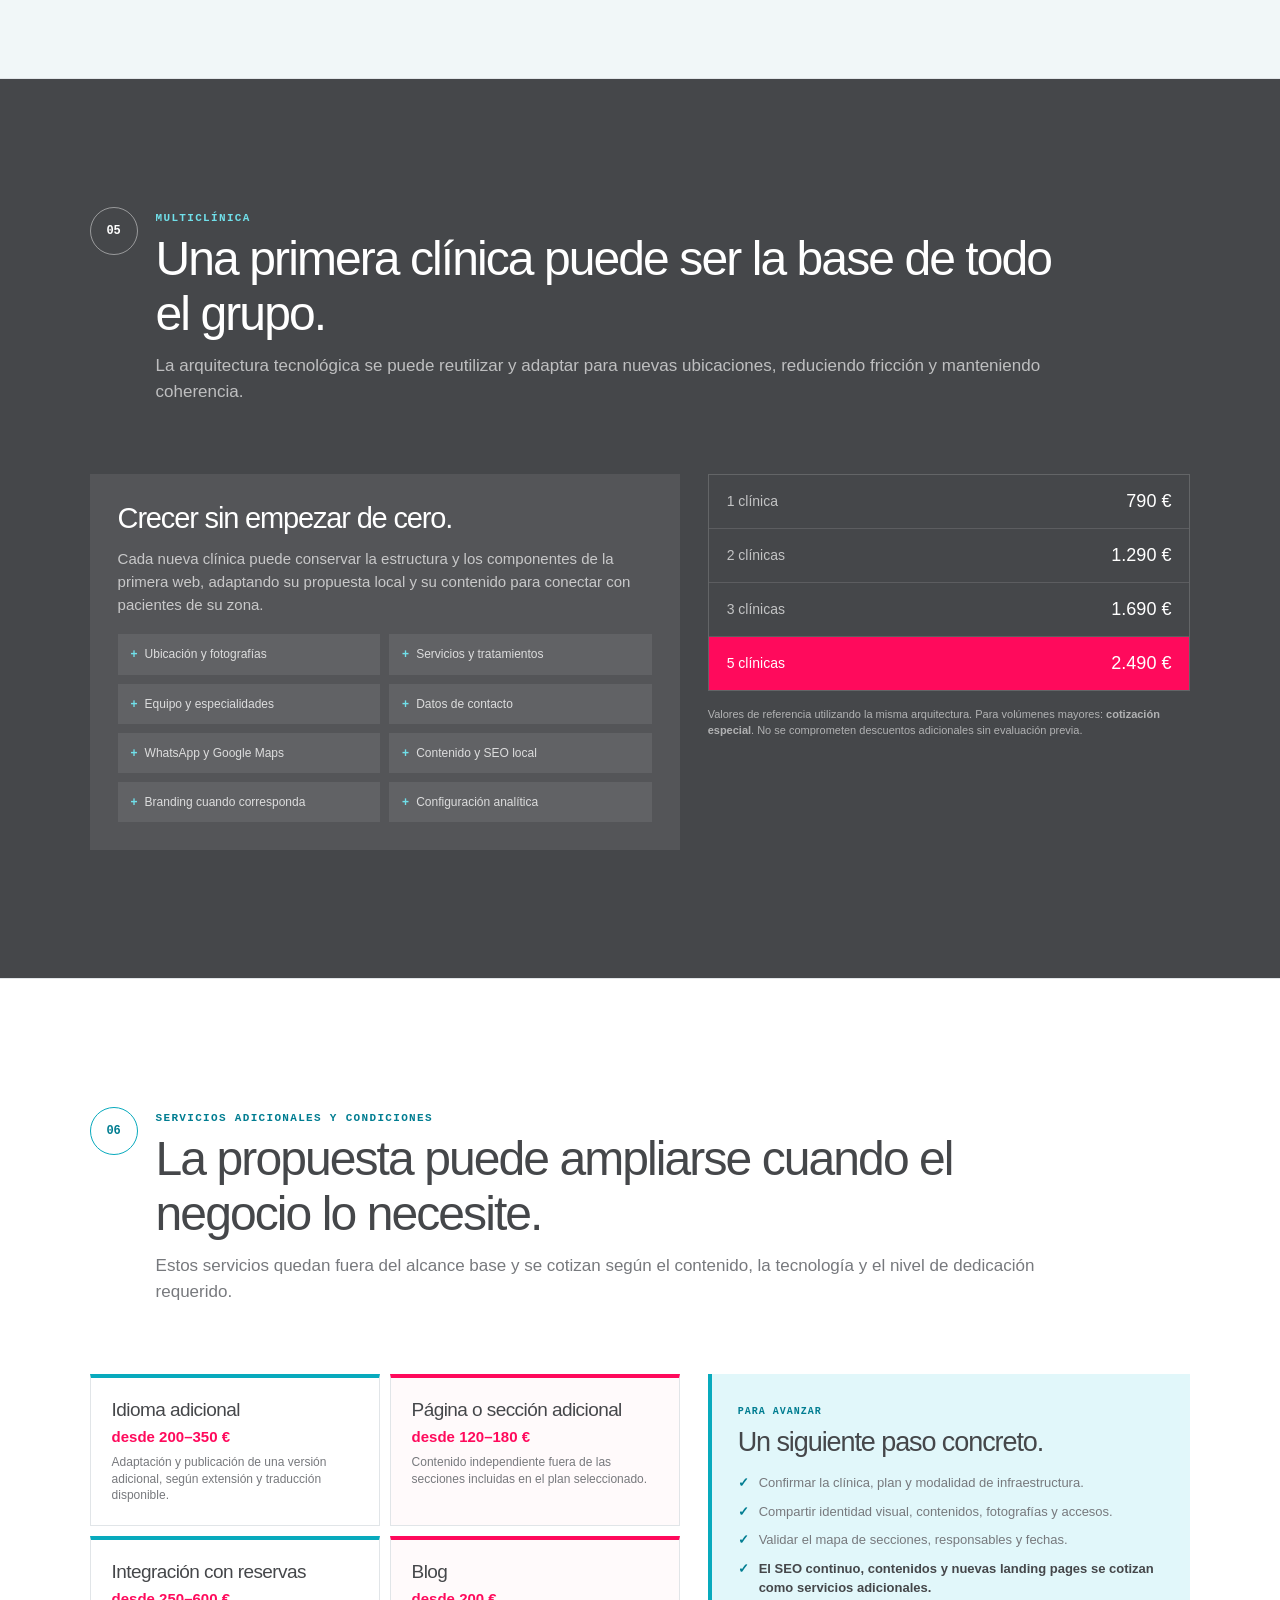
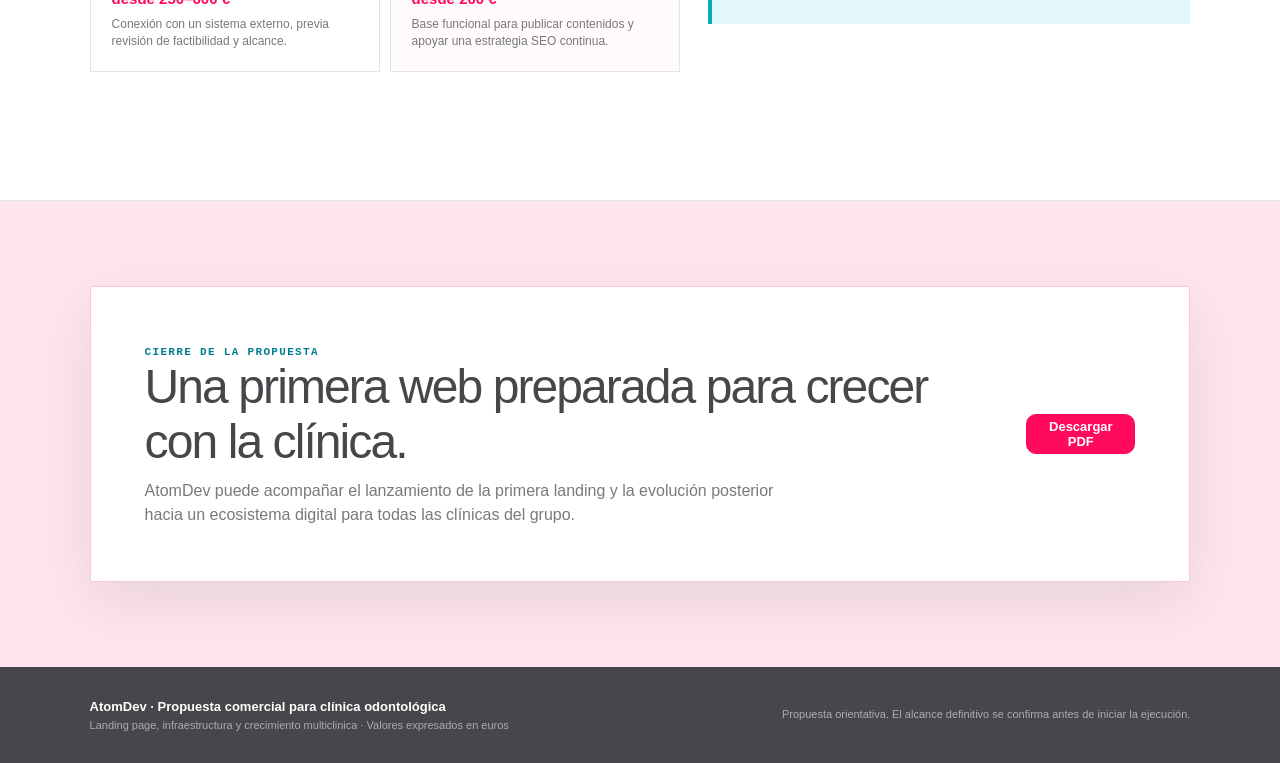
<file: propuesta-trabajo-atomdev-clinicas-html/index.html>
<!doctype html>
<html lang="es">
<head>
  <meta charset="utf-8">
  <meta name="viewport" content="width=device-width, initial-scale=1">
  <meta name="description" content="Propuesta comercial de AtomDev para el desarrollo de una landing page odontológica profesional y escalable.">
  <meta property="og:title" content="Propuesta comercial · Landing odontológica · AtomDev">
  <meta property="og:description" content="Tres alternativas para desarrollar y hacer crecer la presencia digital de una clínica odontológica.">
  <meta property="og:type" content="website">
  <title>Propuesta comercial · Landing odontológica · AtomDev</title>
  <style>
    :root {
      --ink: #5f6062;
      --ink-deep: #45474a;
      --ink-soft: #77797d;
      --paper: #fafbfc;
      --surface: #fff;
      --line: #e1e5e8;
      --teal: #08aabd;
      --teal-dark: #007d91;
      --teal-light: #e1f7fa;
      --pink: #ff0a5c;
      --pink-dark: #c90047;
      --pink-light: #ffe5ee;
      --shadow: 0 20px 55px rgba(75, 76, 78, .12);
      --mono: ui-monospace, SFMono-Regular, Menlo, Consolas, monospace;
    }

    * { box-sizing: border-box; }
    html { scroll-behavior: smooth; }
    body { margin: 0; background: var(--paper); color: var(--ink); font-family: Calibri, "Segoe UI", Arial, sans-serif; -webkit-font-smoothing: antialiased; }
    button { font: inherit; color: inherit; }
    button:focus-visible, a:focus-visible { outline: 3px solid rgba(8, 170, 189, .24); outline-offset: 3px; }
    .site-shell { min-height: 100vh; overflow: hidden; }
    .topbar { position: sticky; z-index: 50; top: 0; display: flex; align-items: center; justify-content: space-between; min-height: 76px; padding: 12px clamp(22px, 5vw, 76px); border-bottom: 1px solid rgba(225,229,232,.9); background: rgba(250,251,252,.94); backdrop-filter: blur(16px); }
    .brand { display: flex; align-items: center; gap: 12px; color: var(--ink); text-decoration: none; }
    .brand-mark { display: grid; width: 46px; height: 46px; place-items: center; }
    .brand-mark svg { display: block; width: 46px; height: 46px; }
    .brand strong, .brand small { display: block; }
    .brand strong { font-size: 20px; font-weight: 600; letter-spacing: -.03em; }
    .brand small { margin-top: 1px; color: var(--ink-soft); font-size: 12px; }
    .top-actions, .top-nav { display: flex; align-items: center; gap: 8px; }
    .top-nav { margin-right: 10px; }
    .top-nav a { padding: 8px 9px; color: var(--ink-soft); font-size: 12px; text-decoration: none; }
    .top-nav a:hover { color: var(--teal-dark); }
    .button { min-height: 40px; padding: 0 16px; border: 1px solid var(--line); border-radius: 10px; background: var(--surface); cursor: pointer; font-size: 13px; font-weight: 600; transition: transform 160ms ease, border-color 160ms ease, background 160ms ease, color 160ms ease; }
    .button:hover { transform: translateY(-1px); border-color: #b9c1c5; }
    .button-primary { border-color: var(--teal); background: var(--teal); color: #fff; }
    .button-primary:hover { border-color: var(--teal-dark); background: var(--teal-dark); }
    .button-pink { border-color: var(--pink); background: var(--pink); color: #fff; }
    .button-pink:hover { border-color: var(--pink-dark); background: var(--pink-dark); }
    .button-ghost { border-color: transparent; background: transparent; }

    .hero { position: relative; display: grid; grid-template-columns: minmax(0,1.32fr) minmax(300px,.68fr); gap: clamp(36px,8vw,105px); align-items: end; min-height: 640px; padding: clamp(82px,11vw,145px) clamp(22px,7vw,108px) clamp(72px,9vw,110px); background: radial-gradient(circle at 84% 19%, rgba(255,10,92,.12), transparent 28%), radial-gradient(circle at 10% 86%, rgba(8,170,189,.12), transparent 33%), var(--paper); }
    .hero::before { position: absolute; top: 65px; right: 7vw; width: 170px; height: 170px; border: 1px solid rgba(8,170,189,.2); border-radius: 50%; content: ""; }
    .hero::after { position: absolute; top: 108px; right: calc(7vw + 42px); width: 82px; height: 82px; border-radius: 50%; background: rgba(255,10,92,.12); content: ""; }
    .hero-copy, .hero-summary { position: relative; z-index: 1; }
    .hero-copy { max-width: 890px; }
    .eyebrow, .section-kicker { color: var(--teal-dark); font-family: var(--mono); font-size: 11px; font-weight: 700; letter-spacing: .12em; }
    .hero h1 { max-width: 900px; margin: 18px 0 24px; color: var(--ink-deep); font-size: clamp(46px,6.5vw,86px); font-weight: 500; letter-spacing: -.055em; line-height: .97; }
    .hero-copy > p { max-width: 740px; margin: 0; color: var(--ink-soft); font-size: clamp(19px,2vw,25px); line-height: 1.48; }
    .hero-tags { display: flex; flex-wrap: wrap; gap: 8px; margin-top: 30px; }
    .hero-tags span { padding: 9px 12px; border: 1px solid rgba(8,170,189,.25); border-radius: 999px; background: rgba(255,255,255,.72); color: var(--teal-dark); font-size: 12px; font-weight: 600; }
    .hero-summary { padding: 28px; border-top: 4px solid var(--pink); background: var(--surface); box-shadow: var(--shadow); }
    .hero-summary > span, .hero-summary > small { display: block; color: var(--ink-soft); font-size: 12px; letter-spacing: .07em; text-transform: uppercase; }
    .hero-summary h2 { margin: 12px 0 2px; color: var(--ink-deep); font-size: clamp(30px,4vw,52px); font-weight: 500; letter-spacing: -.05em; line-height: 1; }
    .hero-summary h2 span { color: var(--pink); }
    .hero-rule { height: 1px; margin: 22px 0; background: var(--line); }
    .hero-summary p { margin: 0; color: var(--ink-soft); font-size: 14px; line-height: 1.55; }
    .hero-summary strong { color: var(--ink-deep); }

    .content-section { padding: clamp(76px,10vw,132px) clamp(22px,7vw,108px); border-top: 1px solid var(--line); }
    .section-heading { display: flex; align-items: flex-start; gap: 18px; max-width: 980px; margin-bottom: clamp(40px,6vw,68px); }
    .section-number { display: grid; flex: none; width: 48px; height: 48px; place-items: center; border: 1px solid var(--teal); border-radius: 50%; color: var(--teal-dark); font-family: var(--mono); font-size: 12px; font-weight: 700; }
    .section-heading h2 { margin: 6px 0 0; color: var(--ink-deep); font-size: clamp(30px,4vw,48px); font-weight: 500; letter-spacing: -.04em; }
    .section-heading p { margin: 12px 0 0; color: var(--ink-soft); font-size: 17px; line-height: 1.55; }

    .intro-grid { display: grid; grid-template-columns: minmax(0,1.2fr) minmax(300px,.8fr); gap: clamp(28px,7vw,88px); align-items: start; }
    .intro-copy { max-width: 760px; }
    .intro-copy p { margin: 0 0 18px; color: var(--ink-soft); font-size: 20px; line-height: 1.6; }
    .intro-copy strong { color: var(--ink-deep); }
    .formal-note { padding: 23px; border-left: 4px solid var(--teal); background: var(--teal-light); color: var(--teal-dark); font-size: 14px; line-height: 1.5; }
    .formal-note strong { display: block; margin-bottom: 6px; color: var(--teal-dark); font-size: 11px; letter-spacing: .08em; text-transform: uppercase; }
    .value-points { display: grid; gap: 10px; }
    .value-point { display: flex; gap: 13px; padding: 18px; border: 1px solid var(--line); background: var(--surface); }
    .value-point i { display: grid; flex: none; width: 29px; height: 29px; place-items: center; border-radius: 50%; background: var(--pink-light); color: var(--pink-dark); font-style: normal; font-weight: 700; }
    .value-point strong, .value-point small { display: block; }
    .value-point strong { color: var(--ink-deep); font-size: 14px; }
    .value-point small { margin-top: 3px; color: var(--ink-soft); font-size: 12px; line-height: 1.35; }

    .scope-section { background: #f1f7f8; }
    .scope-grid { display: grid; grid-template-columns: repeat(3,minmax(0,1fr)); gap: 1px; padding: 1px; border: 1px solid var(--line); background: var(--line); }
    .scope-card { min-height: 190px; padding: 25px; background: var(--surface); }
    .scope-card:nth-child(2n) { background: #fbfcfc; }
    .scope-icon { display: grid; width: 38px; height: 38px; place-items: center; border-radius: 50%; background: var(--teal-light); color: var(--teal-dark); font-family: var(--mono); font-size: 11px; font-weight: 700; }
    .scope-card:nth-child(2n) .scope-icon { background: var(--pink-light); color: var(--pink-dark); }
    .scope-card h3 { margin: 17px 0 8px; color: var(--ink-deep); font-size: 21px; font-weight: 500; letter-spacing: -.03em; }
    .scope-card p { margin: 0; color: var(--ink-soft); font-size: 13px; line-height: 1.45; }
    .scope-note { margin-top: 20px; padding: 20px 22px; border: 1px solid rgba(8,170,189,.22); background: var(--teal-light); color: var(--teal-dark); font-size: 13px; line-height: 1.5; }
    .scope-note strong { color: var(--ink-deep); }

    .plans-section { background: var(--surface); }
    .plans-grid { display: grid; grid-template-columns: repeat(3,minmax(0,1fr)); gap: 12px; align-items: stretch; }
    .plan-card { position: relative; display: flex; flex-direction: column; padding: 28px 24px 24px; border: 1px solid var(--line); border-top: 4px solid var(--teal); background: var(--surface); }
    .plan-card:nth-child(2) { border-color: rgba(255,10,92,.4); border-top-color: var(--pink); box-shadow: var(--shadow); }
    .plan-card:nth-child(3) { border-top-color: var(--pink); background: #fffafb; }
    .plan-badge { display: inline-flex; align-self: flex-start; padding: 6px 9px; border-radius: 999px; background: var(--pink-light); color: var(--pink-dark); font-family: var(--mono); font-size: 9px; font-weight: 700; letter-spacing: .08em; }
    .plan-card > span:not(.plan-badge) { color: var(--teal-dark); font-family: var(--mono); font-size: 10px; font-weight: 700; letter-spacing: .1em; }
    .plan-card:nth-child(2) > span:not(.plan-badge), .plan-card:nth-child(3) > span:not(.plan-badge) { color: var(--pink-dark); }
    .plan-card h3 { margin: 13px 0 4px; color: var(--ink-deep); font-size: 28px; font-weight: 500; letter-spacing: -.04em; }
    .plan-card > p:not(.plan-footnote) { min-height: 46px; margin: 0; color: var(--ink-soft); font-size: 13px; line-height: 1.45; }
    .plan-price { display: flex; align-items: baseline; gap: 5px; margin: 21px 0 18px; padding-bottom: 17px; border-bottom: 1px solid var(--line); }
    .plan-price strong { color: var(--ink-deep); font-size: 42px; font-weight: 500; letter-spacing: -.05em; line-height: 1; }
    .plan-price span { color: var(--ink-soft); font-size: 13px; }
    .feature-list { display: grid; gap: 9px; margin: 0; padding: 0; list-style: none; }
    .feature-list li { position: relative; padding-left: 20px; color: var(--ink-soft); font-size: 13px; line-height: 1.35; }
    .feature-list li::before { position: absolute; left: 0; top: 0; color: var(--teal); content: "✓"; font-weight: 700; }
    .plan-card:nth-child(2) .feature-list li::before, .plan-card:nth-child(3) .feature-list li::before { color: var(--pink); }
    .plan-footnote { margin: auto 0 0; padding-top: 20px; color: var(--ink-soft); font-size: 11px; line-height: 1.45; }
    .plan-footnote strong { color: var(--ink-deep); }
    .plans-legend { display: flex; justify-content: space-between; gap: 22px; margin-top: 20px; color: var(--ink-soft); font-size: 12px; line-height: 1.45; }
    .plans-legend strong { color: var(--ink-deep); }

    .hosting-section { background: #f1f7f8; }
    .hosting-layout { display: grid; grid-template-columns: minmax(0,.75fr) minmax(0,1.25fr); gap: 20px; align-items: start; }
    .infrastructure-card { padding: 28px; border: 1px solid var(--line); background: var(--surface); }
    .infrastructure-card > span, .monthly-label { color: var(--teal-dark); font-family: var(--mono); font-size: 10px; font-weight: 700; letter-spacing: .1em; }
    .infrastructure-card h3 { margin: 9px 0 13px; color: var(--ink-deep); font-size: 29px; font-weight: 500; letter-spacing: -.04em; }
    .infrastructure-card p { margin: 0 0 16px; color: var(--ink-soft); font-size: 14px; line-height: 1.5; }
    .infrastructure-card ul { display: grid; gap: 8px; margin: 0; padding: 0; list-style: none; }
    .infrastructure-card li { position: relative; padding-left: 20px; color: var(--ink-soft); font-size: 13px; line-height: 1.4; }
    .infrastructure-card li::before { position: absolute; left: 0; color: var(--teal); content: "→"; font-weight: 700; }
    .monthly-plans { min-width: 0; }
    .monthly-label { display: block; margin-bottom: 13px; }
    .monthly-grid { display: grid; grid-template-columns: repeat(3,minmax(0,1fr)); gap: 10px; }
    .monthly-card { padding: 22px 19px; border: 1px solid var(--line); border-top: 4px solid var(--teal); background: var(--surface); }
    .monthly-card:nth-child(2) { border-color: rgba(255,10,92,.36); border-top-color: var(--pink); box-shadow: 0 12px 28px rgba(75,76,78,.08); }
    .monthly-card:nth-child(3) { border-top-color: var(--pink); }
    .monthly-card h3 { margin: 8px 0 3px; color: var(--ink-deep); font-size: 23px; font-weight: 500; letter-spacing: -.03em; }
    .monthly-price { display: block; margin-bottom: 16px; color: var(--pink); font-size: 26px; font-weight: 600; letter-spacing: -.04em; }
    .monthly-price small { color: var(--ink-soft); font-size: 12px; font-weight: 400; letter-spacing: 0; }
    .monthly-card .feature-list { gap: 8px; }
    .monthly-card .feature-list li { font-size: 12px; }
    .non-accumulative { margin: 17px 0 0; padding: 14px 16px; border-left: 4px solid var(--pink); background: var(--pink-light); color: var(--pink-dark); font-size: 12px; line-height: 1.45; }
    .non-accumulative strong { color: var(--ink-deep); }

    .growth-section { background: var(--ink-deep); color: #fff; }
    .growth-section .section-number { border-color: rgba(255,255,255,.45); color: #fff; }
    .growth-section .section-kicker { color: #70e0ea; }
    .growth-section .section-heading h2 { color: #fff; }
    .growth-section .section-heading p { color: rgba(255,255,255,.65); }
    .growth-layout { display: grid; grid-template-columns: minmax(0,1.1fr) minmax(300px,.9fr); gap: 28px; align-items: stretch; }
    .growth-copy { padding: 28px; background: rgba(255,255,255,.08); }
    .growth-copy h3 { margin: 0 0 12px; color: #fff; font-size: 29px; font-weight: 500; letter-spacing: -.04em; }
    .growth-copy p { margin: 0 0 18px; color: rgba(255,255,255,.68); font-size: 15px; line-height: 1.55; }
    .growth-list { display: grid; grid-template-columns: repeat(2,minmax(0,1fr)); gap: 9px; margin: 0; padding: 0; list-style: none; }
    .growth-list li { padding: 12px 13px; background: rgba(255,255,255,.08); color: rgba(255,255,255,.78); font-size: 12px; line-height: 1.35; }
    .growth-list li::before { margin-right: 7px; color: #70e0ea; content: "+"; font-weight: 700; }
    .clinic-table { overflow: hidden; border: 1px solid rgba(255,255,255,.16); }
    .clinic-row { display: grid; grid-template-columns: 1.1fr 1fr; align-items: center; border-bottom: 1px solid rgba(255,255,255,.12); }
    .clinic-row:last-child { border-bottom: 0; }
    .clinic-row > span, .clinic-row > strong { padding: 16px 18px; }
    .clinic-row > span { color: rgba(255,255,255,.68); font-size: 14px; }
    .clinic-row > strong { color: #fff; font-size: 18px; font-weight: 500; text-align: right; }
    .clinic-row.total { background: var(--pink); }
    .clinic-row.total > span, .clinic-row.total > strong { color: #fff; }
    .clinic-note { margin: 15px 0 0; color: rgba(255,255,255,.58); font-size: 11px; line-height: 1.5; }

    .additional-section { background: var(--surface); }
    .additional-layout { display: grid; grid-template-columns: minmax(0,1.1fr) minmax(300px,.9fr); gap: 28px; align-items: start; }
    .additional-grid { display: grid; grid-template-columns: repeat(2,minmax(0,1fr)); gap: 10px; }
    .additional-card { padding: 21px; border: 1px solid var(--line); border-top: 4px solid var(--teal); background: var(--surface); }
    .additional-card:nth-child(2n) { border-top-color: var(--pink); background: #fffafb; }
    .additional-card h3 { margin: 0 0 7px; color: var(--ink-deep); font-size: 19px; font-weight: 500; letter-spacing: -.03em; }
    .additional-card strong { color: var(--pink); font-size: 15px; font-weight: 600; }
    .additional-card p { margin: 8px 0 0; color: var(--ink-soft); font-size: 12px; line-height: 1.4; }
    .conditions-card { padding: 26px; border-left: 4px solid var(--teal); background: var(--teal-light); }
    .conditions-card > span { color: var(--teal-dark); font-family: var(--mono); font-size: 10px; font-weight: 700; letter-spacing: .1em; }
    .conditions-card h3 { margin: 9px 0 16px; color: var(--ink-deep); font-size: 27px; font-weight: 500; letter-spacing: -.04em; }
    .conditions-card ul { display: grid; gap: 10px; margin: 0; padding: 0; list-style: none; }
    .conditions-card li { position: relative; padding-left: 21px; color: var(--ink-soft); font-size: 13px; line-height: 1.45; }
    .conditions-card li::before { position: absolute; left: 0; color: var(--teal-dark); content: "✓"; font-weight: 700; }
    .conditions-card strong { color: var(--ink-deep); }

    .closing-section { padding-top: 85px; padding-bottom: 85px; background: var(--pink-light); }
    .closing-card { display: flex; align-items: center; justify-content: space-between; gap: 30px; padding: clamp(28px,5vw,54px); border: 1px solid rgba(255,10,92,.23); background: var(--surface); box-shadow: var(--shadow); }
    .closing-card h2 { margin: 0 0 10px; color: var(--ink-deep); font-size: clamp(29px,4vw,48px); font-weight: 500; letter-spacing: -.04em; }
    .closing-card p { max-width: 660px; margin: 0; color: var(--ink-soft); font-size: 16px; line-height: 1.5; }
    footer { display: flex; align-items: center; justify-content: space-between; gap: 32px; padding: 32px clamp(22px,7vw,108px); background: #45474a; color: #fff; }
    footer strong, footer span { display: block; }
    footer strong { font-size: 13px; }
    footer span, footer p { color: rgba(255,255,255,.55); font-size: 11px; }
    footer span { margin-top: 5px; }
    footer p { max-width: 430px; margin: 0; text-align: right; line-height: 1.5; }

    @media (max-width: 1080px) {
      .top-nav { display: none; }
      .scope-grid { grid-template-columns: repeat(2,minmax(0,1fr)); }
    }
    @media (max-width: 850px) {
      .hero { grid-template-columns: 1fr; min-height: auto; }
      .hero-summary { max-width: 460px; }
      .intro-grid, .hosting-layout, .growth-layout, .additional-layout { grid-template-columns: 1fr 1fr; }
      .intro-copy, .formal-note { grid-column: 1 / -1; }
      .value-points { grid-column: 1 / -1; grid-template-columns: repeat(3,minmax(0,1fr)); }
      .hosting-layout, .growth-layout, .additional-layout { grid-template-columns: 1fr; }
      .plans-grid { grid-template-columns: 1fr 1fr; }
      .plan-card:last-child { grid-column: span 2; }
      .monthly-grid { grid-template-columns: repeat(3,minmax(0,1fr)); }
    }
    @media (max-width: 620px) {
      .topbar { align-items: flex-start; gap: 14px; }
      .brand small { display: none; }
      .top-actions { flex-wrap: wrap; justify-content: flex-end; }
      .button { min-height: 36px; padding: 0 11px; font-size: 11px; }
      .hero { padding-top: 72px; }
      .hero h1 { font-size: clamp(44px,13vw,67px); }
      .hero::before, .hero::after { display: none; }
      .plans-grid, .scope-grid, .monthly-grid, .additional-grid, .growth-list, .value-points { grid-template-columns: 1fr; }
      .plan-card:last-child { grid-column: auto; }
      .section-heading { flex-direction: column; }
      .plans-legend { flex-direction: column; gap: 8px; }
      footer { align-items: flex-start; flex-direction: column; }
      footer p { text-align: left; }
      .closing-card { align-items: flex-start; flex-direction: column; }
    }
    @media print {
      :root { --paper: #fff; }
      @page { margin: 10mm; size: A4 landscape; }
      html, body { width: auto; min-width: 0; background: #fff; }
      body { font-size: 10pt; print-color-adjust: exact; -webkit-print-color-adjust: exact; }
      .site-shell { min-height: 0; overflow: visible; }
      .topbar, .closing-card .button, footer { display: none !important; }
      .hero, .content-section { width: 100%; min-height: 190mm; break-after: page; page-break-after: always; }
      .hero { display: grid !important; grid-template-columns: minmax(0,1.32fr) minmax(72mm,.68fr) !important; gap: 12mm !important; align-items: center !important; height: 190mm; padding: 14mm; }
      .hero h1 { margin: 5mm 0 6mm; font-size: 16mm; line-height: .98; }
      .hero-copy > p { font-size: 4.4mm; line-height: 1.4; }
      .hero-tags { gap: 2mm; margin-top: 7mm; }
      .hero-tags span { padding: 2.2mm 3mm; font-size: 8pt; }
      .hero-summary { max-width: none; padding: 7mm; box-shadow: 0 5mm 14mm rgba(75,76,78,.12); }
      .hero-summary h2 { margin: 3mm 0 1mm; font-size: 11mm; }
      .hero-summary p { font-size: 8.5pt; }
      .content-section { padding: 10mm 12mm; break-before: page; page-break-before: always; }
      .section-heading { flex-direction: row !important; gap: 4mm; max-width: none; margin-bottom: 7mm; }
      .section-number { width: 11mm; height: 11mm; font-size: 8pt; }
      .section-heading h2 { margin-top: 1.5mm; font-size: 8.2mm; line-height: 1.04; }
      .section-heading p { margin-top: 2.5mm; font-size: 9pt; line-height: 1.35; }
      .intro-grid, .hosting-layout, .growth-layout, .additional-layout { grid-template-columns: minmax(0,1.2fr) minmax(75mm,.8fr) !important; gap: 7mm; }
      .intro-copy, .formal-note, .value-points { grid-column: auto !important; }
      .intro-copy p { margin-bottom: 3mm; font-size: 10.5pt; line-height: 1.45; }
      .formal-note { padding: 4mm; font-size: 8pt; }
      .value-points { display: grid; grid-template-columns: 1fr !important; gap: 2.5mm; }
      .value-point { padding: 3.5mm; }
      .scope-grid { grid-template-columns: repeat(3,minmax(0,1fr)) !important; }
      .scope-card { min-height: 34mm; padding: 4mm; }
      .scope-card h3 { margin: 3mm 0 1.5mm; font-size: 14pt; }
      .scope-card p { font-size: 7.5pt; }
      .scope-note { margin-top: 4mm; padding: 3.5mm; font-size: 8pt; }
      .plans-grid { grid-template-columns: repeat(3,minmax(0,1fr)) !important; gap: 3mm; }
      .plan-card { padding: 5mm 4mm; }
      .plan-card > p:not(.plan-footnote) { min-height: 13mm; font-size: 8pt; }
      .plan-card h3 { margin: 2mm 0 1mm; font-size: 17pt; }
      .plan-price { margin: 3mm 0 3mm; padding-bottom: 3mm; }
      .plan-price strong { font-size: 25pt; }
      .feature-list { gap: 1.4mm; }
      .feature-list li { font-size: 7.2pt; }
      .plan-footnote { padding-top: 3mm; font-size: 6.8pt; }
      .plans-legend { margin-top: 3mm; font-size: 7.5pt; }
      .infrastructure-card, .growth-copy, .conditions-card { padding: 5mm; }
      .infrastructure-card h3, .growth-copy h3, .conditions-card h3 { margin: 2mm 0 3mm; font-size: 18pt; }
      .infrastructure-card p, .growth-copy p { font-size: 8.5pt; }
      .infrastructure-card li, .conditions-card li { font-size: 7.5pt; }
      .monthly-label { margin-bottom: 2mm; }
      .monthly-grid { grid-template-columns: repeat(3,minmax(0,1fr)) !important; gap: 2mm; }
      .monthly-card { padding: 4mm 3mm; }
      .monthly-card h3 { margin: 1mm 0; font-size: 15pt; }
      .monthly-price { margin-bottom: 3mm; font-size: 17pt; }
      .monthly-card .feature-list li { font-size: 7pt; }
      .non-accumulative { margin-top: 3mm; padding: 2.5mm 3mm; font-size: 7pt; }
      .growth-layout, .additional-layout { grid-template-columns: minmax(0,1.1fr) minmax(78mm,.9fr) !important; gap: 5mm; }
      .growth-list { grid-template-columns: repeat(2,minmax(0,1fr)); gap: 2mm; }
      .growth-list li { padding: 2.5mm; font-size: 7pt; }
      .clinic-row > span, .clinic-row > strong { padding: 3mm 4mm; }
      .clinic-row > span { font-size: 8pt; }
      .clinic-row > strong { font-size: 10pt; }
      .clinic-note { margin-top: 2mm; font-size: 7pt; }
      .additional-grid { grid-template-columns: repeat(2,minmax(0,1fr)); gap: 2mm; }
      .additional-card { padding: 3.5mm; }
      .additional-card h3 { font-size: 12pt; }
      .additional-card strong, .additional-card p { font-size: 7.5pt; }
      .closing-section { display: grid; align-items: center; break-after: auto; page-break-after: auto; }
      .closing-card { padding: 10mm; box-shadow: none; }
      .plan-card, .scope-card, .infrastructure-card, .monthly-card, .growth-copy, .clinic-table, .additional-card, .conditions-card, .closing-card { break-inside: avoid; page-break-inside: avoid; }
      p, li { orphans: 3; widows: 3; }
    }
  </style>
</head>
<body>
  <main class="site-shell">
    <header class="topbar">
      <a class="brand" href="#inicio" aria-label="Ir al inicio">
        <span class="brand-mark" aria-hidden="true">
          <svg viewBox="0 0 48 48" role="img" aria-label="Símbolo AtomDev">
            <circle cx="24" cy="24" r="21" fill="none" stroke="#5f6062" stroke-width="1.8"/>
            <ellipse cx="24" cy="24" rx="8" ry="20" fill="none" stroke="#5f6062" stroke-width="1.8"/>
            <ellipse cx="24" cy="24" rx="8" ry="20" fill="none" stroke="#5f6062" stroke-width="1.8" transform="rotate(52 24 24)"/>
            <ellipse cx="24" cy="24" rx="8" ry="20" fill="none" stroke="#5f6062" stroke-width="1.8" transform="rotate(-52 24 24)"/>
            <circle cx="24" cy="24" r="5.4" fill="#08aabd"/>
            <circle cx="29.8" cy="8.8" r="2.6" fill="#08aabd"/>
            <circle cx="10.5" cy="22.5" r="2.6" fill="#ff0a5c"/>
            <circle cx="35.5" cy="35.5" r="2.6" fill="#ff0a5c"/>
          </svg>
        </span>
        <span><strong>AtomDev</strong><small>Propuesta comercial</small></span>
      </a>
      <div class="top-actions">
        <nav class="top-nav" aria-label="Secciones de la propuesta">
          <a href="#alcance">Alcance</a><a href="#planes">Planes</a><a href="#hosting">Hosting</a><a href="#crecimiento">Crecimiento</a>
        </nav>
        <button class="button button-ghost" id="download-html-button" title="Descarga una copia que funciona sin conexión">Descargar web</button>
        <button class="button button-primary" id="print-button" title="En la ventana de impresión selecciona Guardar como PDF">Descargar PDF</button>
      </div>
    </header>

    <section class="hero" id="inicio">
      <div class="hero-copy">
        <span class="eyebrow">PROPUESTA COMERCIAL · ATOMDEV + CLÍNICA ODONTOLÓGICA</span>
        <h1>Una presencia digital preparada para atraer y convertir pacientes.</h1>
        <p>Desarrollo de una landing page odontológica profesional, responsive y orientada a contacto, con una base tecnológica que puede crecer junto a las clínicas del grupo.</p>
        <div class="hero-tags" aria-label="Características de la propuesta"><span>Diseño profesional</span><span>SEO técnico inicial</span><span>WhatsApp y reservas</span><span>Arquitectura escalable</span></div>
      </div>
      <aside class="hero-summary" aria-label="Resumen comercial de la propuesta">
        <span>Desde</span>
        <h2><span>590 €</span></h2>
        <small>Landing Essential · pago único</small>
        <div class="hero-rule"></div>
        <p><strong>790 €</strong> para la opción recomendada Professional.<br>Servicios de hosting y mantenimiento disponibles desde <strong>49 €/mes</strong>.</p>
      </aside>
    </section>

    <section class="content-section" id="introduccion">
      <div class="section-heading"><span class="section-number">01</span><div><span class="section-kicker">CONTEXTO Y OBJETIVO</span><h2>Una landing clara para convertir búsquedas en conversaciones.</h2><p>La propuesta está pensada para una clínica odontológica en Europa, probablemente España, con una primera web que pueda convertirse en la base de futuras clínicas.</p></div></div>
      <div class="intro-grid">
        <div class="intro-copy"><p>AtomDev propone desarrollar una <strong>landing page profesional y enfocada a negocio</strong>: explicar los servicios de la clínica, transmitir confianza y facilitar que un paciente contacte o solicite una reserva desde cualquier dispositivo.</p><p>La solución combinará una experiencia visual cuidada con una implementación técnica preparada para indexación, medición y evolución. El posicionamiento orgánico continuo podrá contratarse como servicio adicional, sin presentar resultados garantizados.</p><div class="formal-note"><strong>Enfoque de la propuesta</strong>El alcance contempla SEO técnico inicial y configuración para indexación en Google. La visibilidad y el posicionamiento SEO sostenido dependen de trabajo continuo, competencia, contenidos y otros factores externos.</div></div>
        <div class="value-points"><div class="value-point"><i>01</i><div><strong>Confianza</strong><small>Diseño, contenidos y señales de credibilidad para una primera impresión profesional.</small></div></div><div class="value-point"><i>02</i><div><strong>Conversión</strong><small>Llamadas a la acción visibles, WhatsApp, formulario y caminos claros hacia la reserva.</small></div></div><div class="value-point"><i>03</i><div><strong>Escalabilidad</strong><small>Una arquitectura reutilizable para adaptar nuevas clínicas con mayor eficiencia.</small></div></div></div>
      </div>
    </section>

    <section class="content-section scope-section" id="alcance">
      <div class="section-heading"><span class="section-number">02</span><div><span class="section-kicker">ALCANCE BASE</span><h2>Todo lo necesario para publicar una landing odontológica sólida.</h2><p>La base funcional se adapta al plan elegido y cubre experiencia, contacto, analítica, indexación y publicación.</p></div></div>
      <div class="scope-grid">
        <article class="scope-card"><span class="scope-icon">UX</span><h3>Diseño responsive</h3><p>Diseño profesional y adaptación para escritorio, tablet y móvil, con una jerarquía clara de contenidos.</p></article>
        <article class="scope-card"><span class="scope-icon">CTA</span><h3>Contacto y reserva</h3><p>Botón directo de WhatsApp, formulario de contacto y llamadas a la acción para solicitar una cita.</p></article>
        <article class="scope-card"><span class="scope-icon">MAP</span><h3>Clínica y ubicación</h3><p>Presentación de la clínica, tratamientos o servicios, testimonios, datos de contacto y Google Maps.</p></article>
        <article class="scope-card"><span class="scope-icon">SEO</span><h3>SEO técnico inicial</h3><p>Metatags, sitemap.xml, robots.txt, Open Graph, favicon y configuración inicial para indexación en Google.</p></article>
        <article class="scope-card"><span class="scope-icon">DATA</span><h3>Medición y datos</h3><p>Google Analytics, Google Search Console y datos estructurados Schema.org para Dentist/LocalBusiness.</p></article>
        <article class="scope-card"><span class="scope-icon">WEB</span><h3>Rendimiento y publicación</h3><p>Optimización de imágenes, optimización básica de velocidad, SSL, despliegue y publicación.</p></article>
      </div>
      <div class="scope-note"><strong>Materiales del cliente:</strong> para avanzar se requieren textos, fotografías, logotipo, datos de contacto, dominio y accesos necesarios. El alcance de contenidos y traducciones se define según el plan y los servicios adicionales contratados.</div>
    </section>

    <section class="content-section plans-section" id="planes">
      <div class="section-heading"><span class="section-number">03</span><div><span class="section-kicker">ALTERNATIVAS DE DESARROLLO</span><h2>Tres niveles para comenzar con el alcance adecuado.</h2><p>Cada alternativa permite ajustar profundidad, acompañamiento y nivel de optimización a la etapa actual de la clínica.</p></div></div>
      <div class="plans-grid">
        <article class="plan-card"><span>PLAN 01</span><h3>Landing Essential</h3><p>Una base profesional para publicar rápidamente con los elementos esenciales de contacto.</p><div class="plan-price"><strong>590 €</strong><span>pago único</span></div><ul class="feature-list"><li>Landing page de hasta 6 secciones</li><li>Diseño responsive</li><li>WhatsApp y Google Maps</li><li>Formulario y llamadas a la acción</li><li>SEO técnico básico, sitemap y metadatos</li><li>SSL y publicación</li><li>1 ronda de modificaciones</li></ul><p class="plan-footnote"><strong>El cliente entrega:</strong> textos, fotografías, logo, dominio y hosting.</p></article>
        <article class="plan-card"><span class="plan-badge">OPCIÓN RECOMENDADA</span><span>PLAN 02</span><h3>Landing Professional</h3><p>La alternativa equilibrada para una clínica que busca presencia, medición y mejor preparación técnica.</p><div class="plan-price"><strong>790 €</strong><span>pago único</span></div><ul class="feature-list"><li>Diseño personalizado y 8–10 secciones</li><li>Responsive, WhatsApp, Maps y formulario</li><li>Testimonios y optimización de imágenes</li><li>Google Analytics y Search Console</li><li>Schema Dentist/LocalBusiness</li><li>SEO técnico, indexación, metadatos y Open Graph</li><li>Favicon, velocidad, cookies/privacidad básica</li><li>SSL, despliegue y 2 rondas de modificaciones</li><li>30 días de garantía para errores posteriores a publicación</li></ul><p class="plan-footnote"><strong>Recomendada:</strong> cubre el equilibrio entre conversión, medición y una base preparada para crecer.</p></article>
        <article class="plan-card"><span>PLAN 03</span><h3>Landing Premium</h3><p>Una experiencia más trabajada para diferenciar la clínica y profundizar la optimización de conversión.</p><div class="plan-price"><strong>1.090 €</strong><span>pago único</span></div><ul class="feature-list"><li>Todo lo incluido en Landing Professional</li><li>Apoyo en definición de estructura de contenidos</li><li>Optimización de textos orientada a SEO</li><li>Diseño y experiencia visual más trabajada</li><li>Animaciones y rendimiento avanzado</li><li>Configuración avanzada de conversiones</li><li>Integración con reservas si es técnicamente viable</li><li>3 rondas de modificaciones</li></ul><p class="plan-footnote"><strong>Alcance:</strong> una integración externa de reservas se valida antes de comprometerla.</p></article>
      </div>
      <div class="plans-legend"><span><strong>SEO:</strong> se incluye configuración técnica inicial; no se garantiza posicionamiento en Google.</span><span><strong>Precios:</strong> expresados en euros y sujetos a validación final de alcance.</span></div>
    </section>

    <section class="content-section hosting-section" id="hosting">
      <div class="section-heading"><span class="section-number">04</span><div><span class="section-kicker">HOSTING Y MANTENIMIENTO</span><h2>La infraestructura puede quedar en manos del cliente o de AtomDev.</h2><p>Después del desarrollo inicial, la clínica puede elegir autonomía operativa o un servicio administrado con soporte recurrente.</p></div></div>
      <div class="hosting-layout">
        <article class="infrastructure-card"><span>MODALIDAD 01</span><h3>Infraestructura del cliente</h3><p>El cliente contrata y administra su propio dominio y hosting. AtomDev realiza el desarrollo, configuración y despliegue.</p><ul><li>Dominio y proveedor bajo gestión del cliente.</li><li>Configuración y publicación de la landing.</li><li>Mantenimiento mensual opcional.</li></ul></article>
        <div class="monthly-plans"><span class="monthly-label">MODALIDAD 02 · SERVICIO ADMINISTRADO</span><div class="monthly-grid">
          <article class="monthly-card"><span>CARE</span><h3>Care</h3><span class="monthly-price">49 €<small>/mes</small></span><ul class="feature-list"><li>Hosting</li><li>SSL</li><li>Backups</li><li>Monitorización básica</li></ul></article>
          <article class="monthly-card"><span class="plan-badge">RECOMENDADO</span><h3>Care Plus</h3><span class="monthly-price">89 €<small>/mes</small></span><ul class="feature-list"><li>Todo Care</li><li>Actualizaciones</li><li>Soporte</li><li>Hasta 1 hora mensual de modificaciones</li><li>Seguimiento de Analytics/Search Console</li></ul></article>
          <article class="monthly-card"><span>CARE PRO</span><h3>Care Pro</h3><span class="monthly-price">149 €<small>/mes</small></span><ul class="feature-list"><li>Todo Care Plus</li><li>Hasta 2 horas mensuales de modificaciones</li><li>Soporte prioritario</li><li>Revisión SEO técnica periódica</li><li>Revisión básica de rendimiento</li></ul></article>
        </div><p class="non-accumulative"><strong>Importante:</strong> las horas incluidas en los planes mensuales no son acumulables entre meses.</p></div>
      </div>
    </section>

    <section class="content-section growth-section" id="crecimiento">
      <div class="section-heading"><span class="section-number">05</span><div><span class="section-kicker">MULTICLÍNICA</span><h2>Una primera clínica puede ser la base de todo el grupo.</h2><p>La arquitectura tecnológica se puede reutilizar y adaptar para nuevas ubicaciones, reduciendo fricción y manteniendo coherencia.</p></div></div>
      <div class="growth-layout">
        <div class="growth-copy"><h3>Crecer sin empezar de cero.</h3><p>Cada nueva clínica puede conservar la estructura y los componentes de la primera web, adaptando su propuesta local y su contenido para conectar con pacientes de su zona.</p><ul class="growth-list"><li>Ubicación y fotografías</li><li>Servicios y tratamientos</li><li>Equipo y especialidades</li><li>Datos de contacto</li><li>WhatsApp y Google Maps</li><li>Contenido y SEO local</li><li>Branding cuando corresponda</li><li>Configuración analítica</li></ul></div>
        <div><div class="clinic-table"><div class="clinic-row"><span>1 clínica</span><strong>790 €</strong></div><div class="clinic-row"><span>2 clínicas</span><strong>1.290 €</strong></div><div class="clinic-row"><span>3 clínicas</span><strong>1.690 €</strong></div><div class="clinic-row total"><span>5 clínicas</span><strong>2.490 €</strong></div></div><p class="clinic-note">Valores de referencia utilizando la misma arquitectura. Para volúmenes mayores: <strong>cotización especial</strong>. No se comprometen descuentos adicionales sin evaluación previa.</p></div>
      </div>
    </section>

    <section class="content-section additional-section" id="adicionales">
      <div class="section-heading"><span class="section-number">06</span><div><span class="section-kicker">SERVICIOS ADICIONALES Y CONDICIONES</span><h2>La propuesta puede ampliarse cuando el negocio lo necesite.</h2><p>Estos servicios quedan fuera del alcance base y se cotizan según el contenido, la tecnología y el nivel de dedicación requerido.</p></div></div>
      <div class="additional-layout">
        <div class="additional-grid"><article class="additional-card"><h3>Idioma adicional</h3><strong>desde 200–350 €</strong><p>Adaptación y publicación de una versión adicional, según extensión y traducción disponible.</p></article><article class="additional-card"><h3>Página o sección adicional</h3><strong>desde 120–180 €</strong><p>Contenido independiente fuera de las secciones incluidas en el plan seleccionado.</p></article><article class="additional-card"><h3>Integración con reservas</h3><strong>desde 250–600 €</strong><p>Conexión con un sistema externo, previa revisión de factibilidad y alcance.</p></article><article class="additional-card"><h3>Blog</h3><strong>desde 200 €</strong><p>Base funcional para publicar contenidos y apoyar una estrategia SEO continua.</p></article></div>
        <aside class="conditions-card"><span>PARA AVANZAR</span><h3>Un siguiente paso concreto.</h3><ul><li>Confirmar la clínica, plan y modalidad de infraestructura.</li><li>Compartir identidad visual, contenidos, fotografías y accesos.</li><li>Validar el mapa de secciones, responsables y fechas.</li><li><strong>El SEO continuo, contenidos y nuevas landing pages se cotizan como servicios adicionales.</strong></li></ul></aside>
      </div>
    </section>

    <section class="content-section closing-section" id="cierre">
      <div class="closing-card"><div><span class="section-kicker">CIERRE DE LA PROPUESTA</span><h2>Una primera web preparada para crecer con la clínica.</h2><p>AtomDev puede acompañar el lanzamiento de la primera landing y la evolución posterior hacia un ecosistema digital para todas las clínicas del grupo.</p></div><button class="button button-pink" id="print-from-close">Descargar PDF</button></div>
    </section>

    <footer><div><strong>AtomDev · Propuesta comercial para clínica odontológica</strong><span>Landing page, infraestructura y crecimiento multiclinica · Valores expresados en euros</span></div><p>Propuesta orientativa. El alcance definitivo se confirma antes de iniciar la ejecución.</p></footer>
  </main>

  <script>
    (() => {
      function downloadWebProposal() {
        const copy = document.documentElement.cloneNode(true);
        const script = copy.querySelector("script");
        if (script) script.remove();
        const html = `<!doctype html>\n${copy.outerHTML}`;
        const blob = new Blob([html], { type: "text/html;charset=utf-8" });
        const url = URL.createObjectURL(blob);
        const link = document.createElement("a");
        link.href = url;
        link.download = "propuesta-landing-odontologica-atomdev.html";
        document.body.appendChild(link);
        link.click();
        link.remove();
        window.setTimeout(() => URL.revokeObjectURL(url), 1000);
      }

      document.getElementById("download-html-button").addEventListener("click", downloadWebProposal);
      document.getElementById("print-button").addEventListener("click", () => window.print());
      document.getElementById("print-from-close").addEventListener("click", () => window.print());
    })();
  </script>
</body>
</html>
</file>
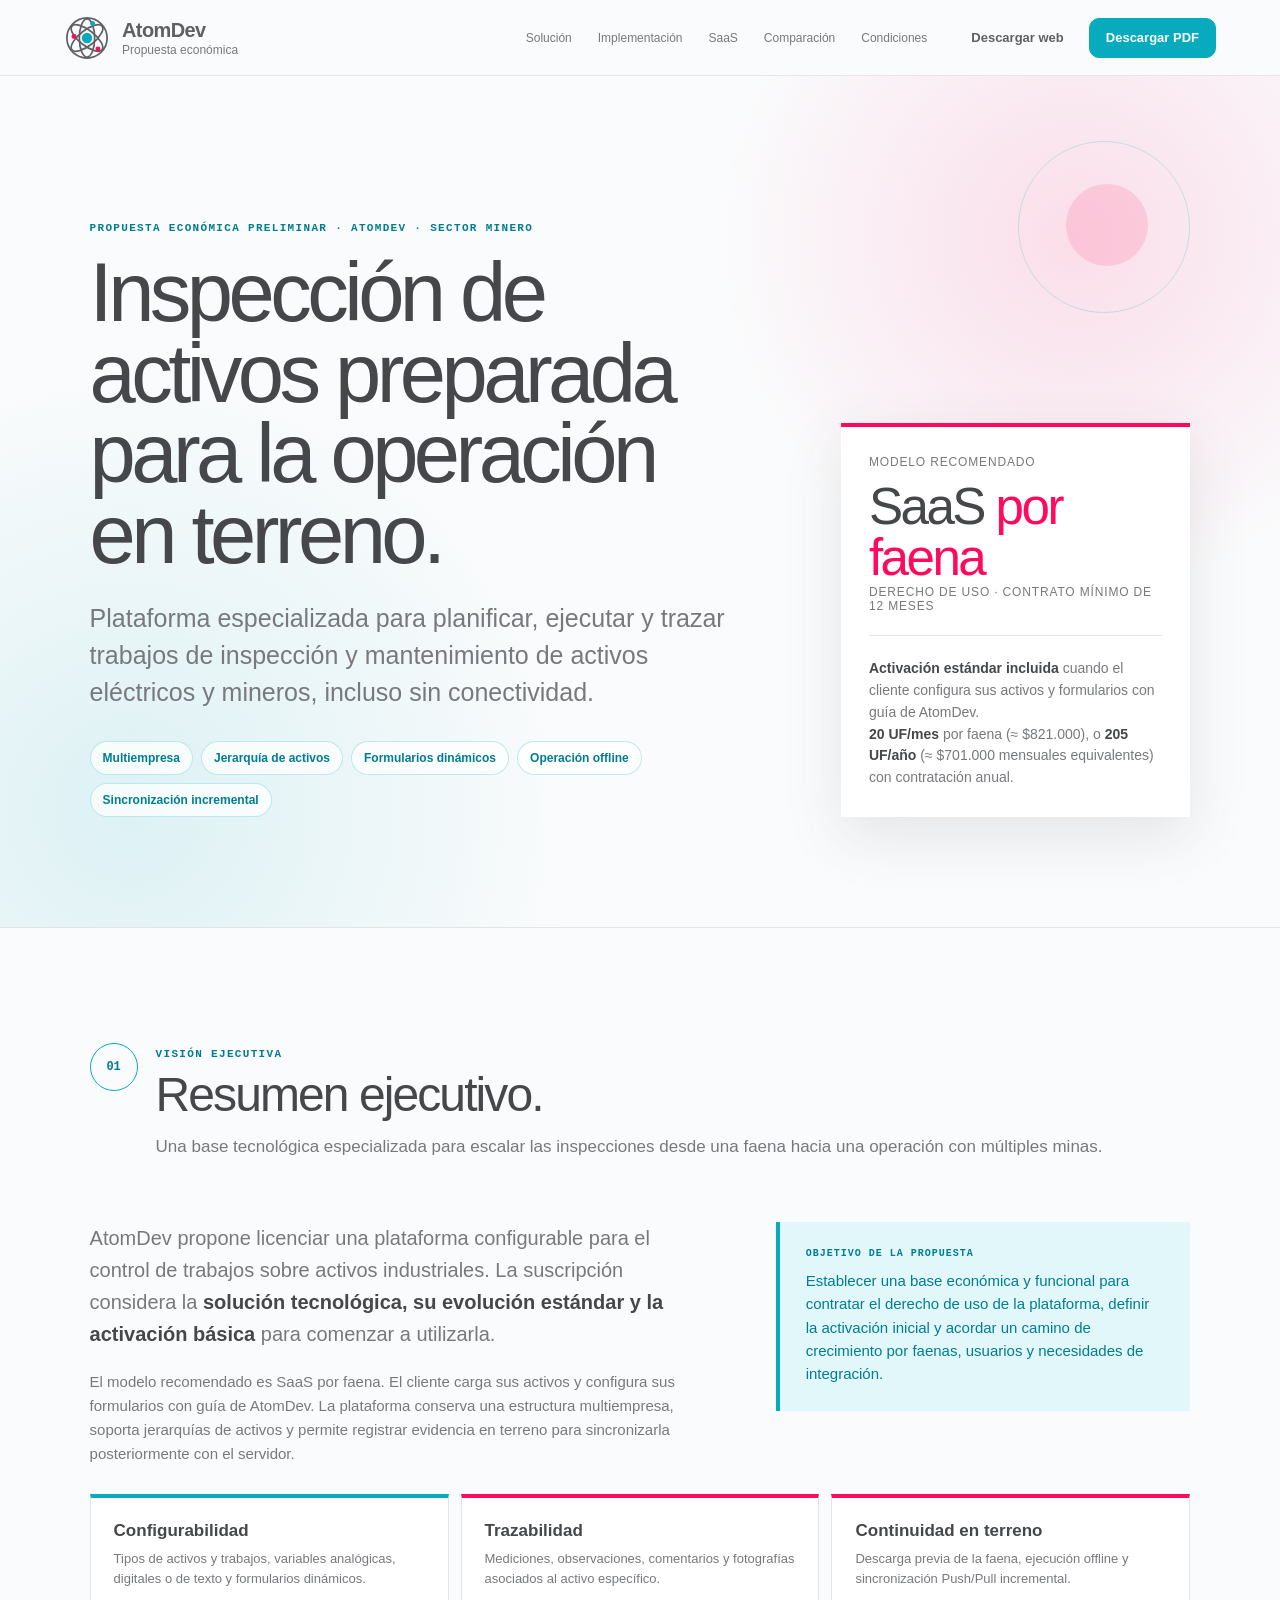
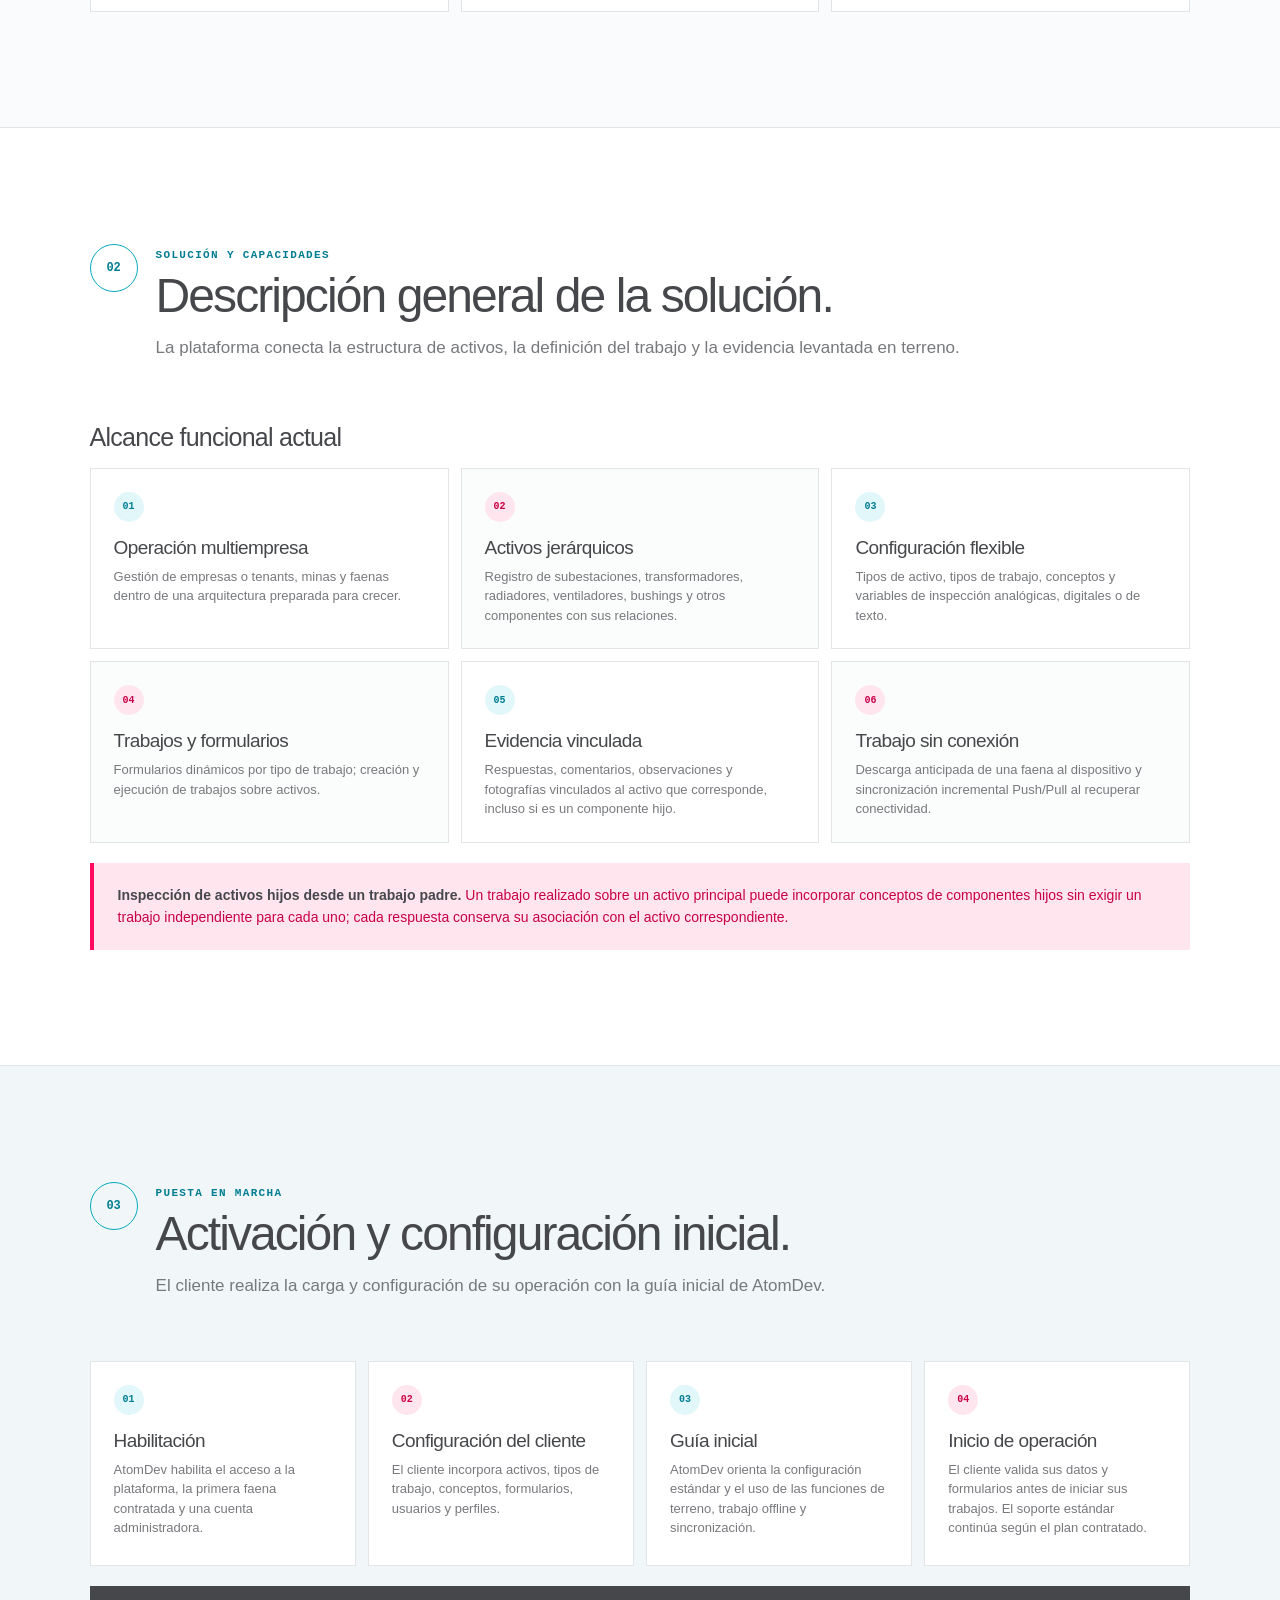
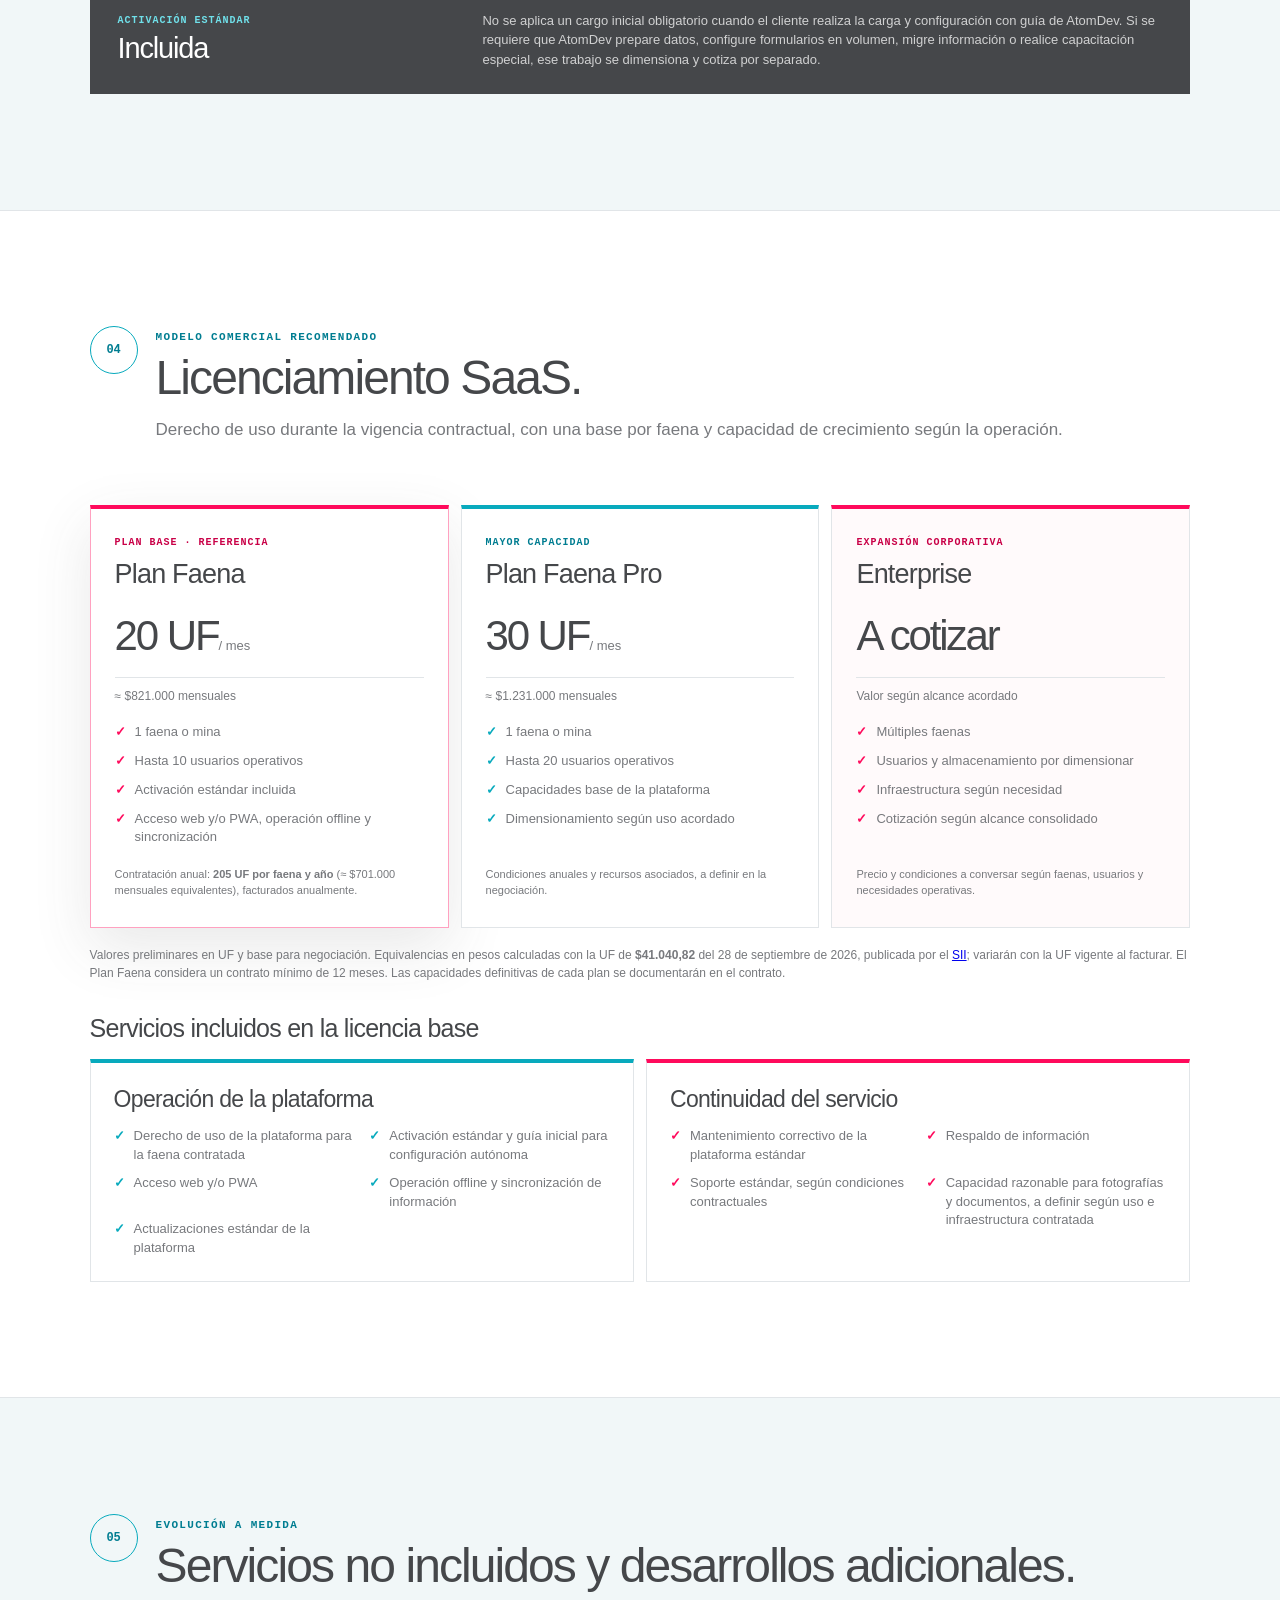
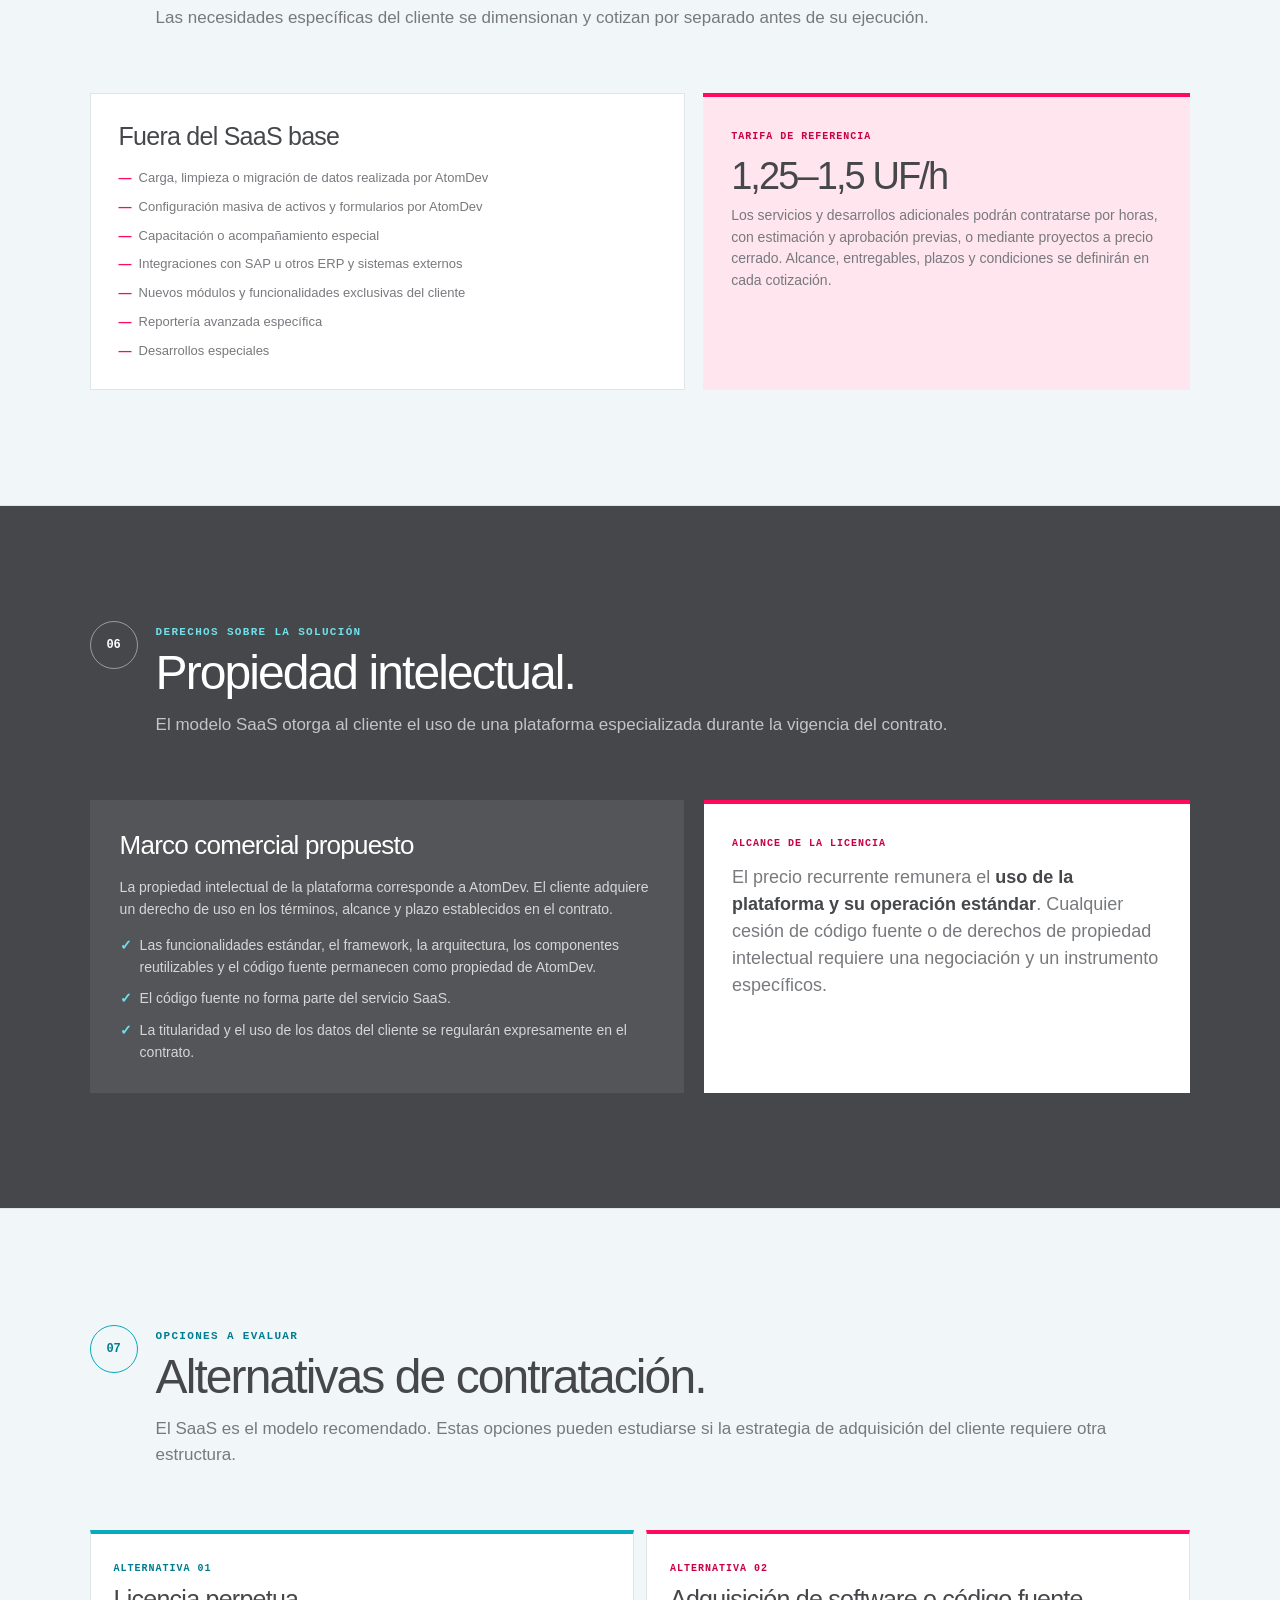
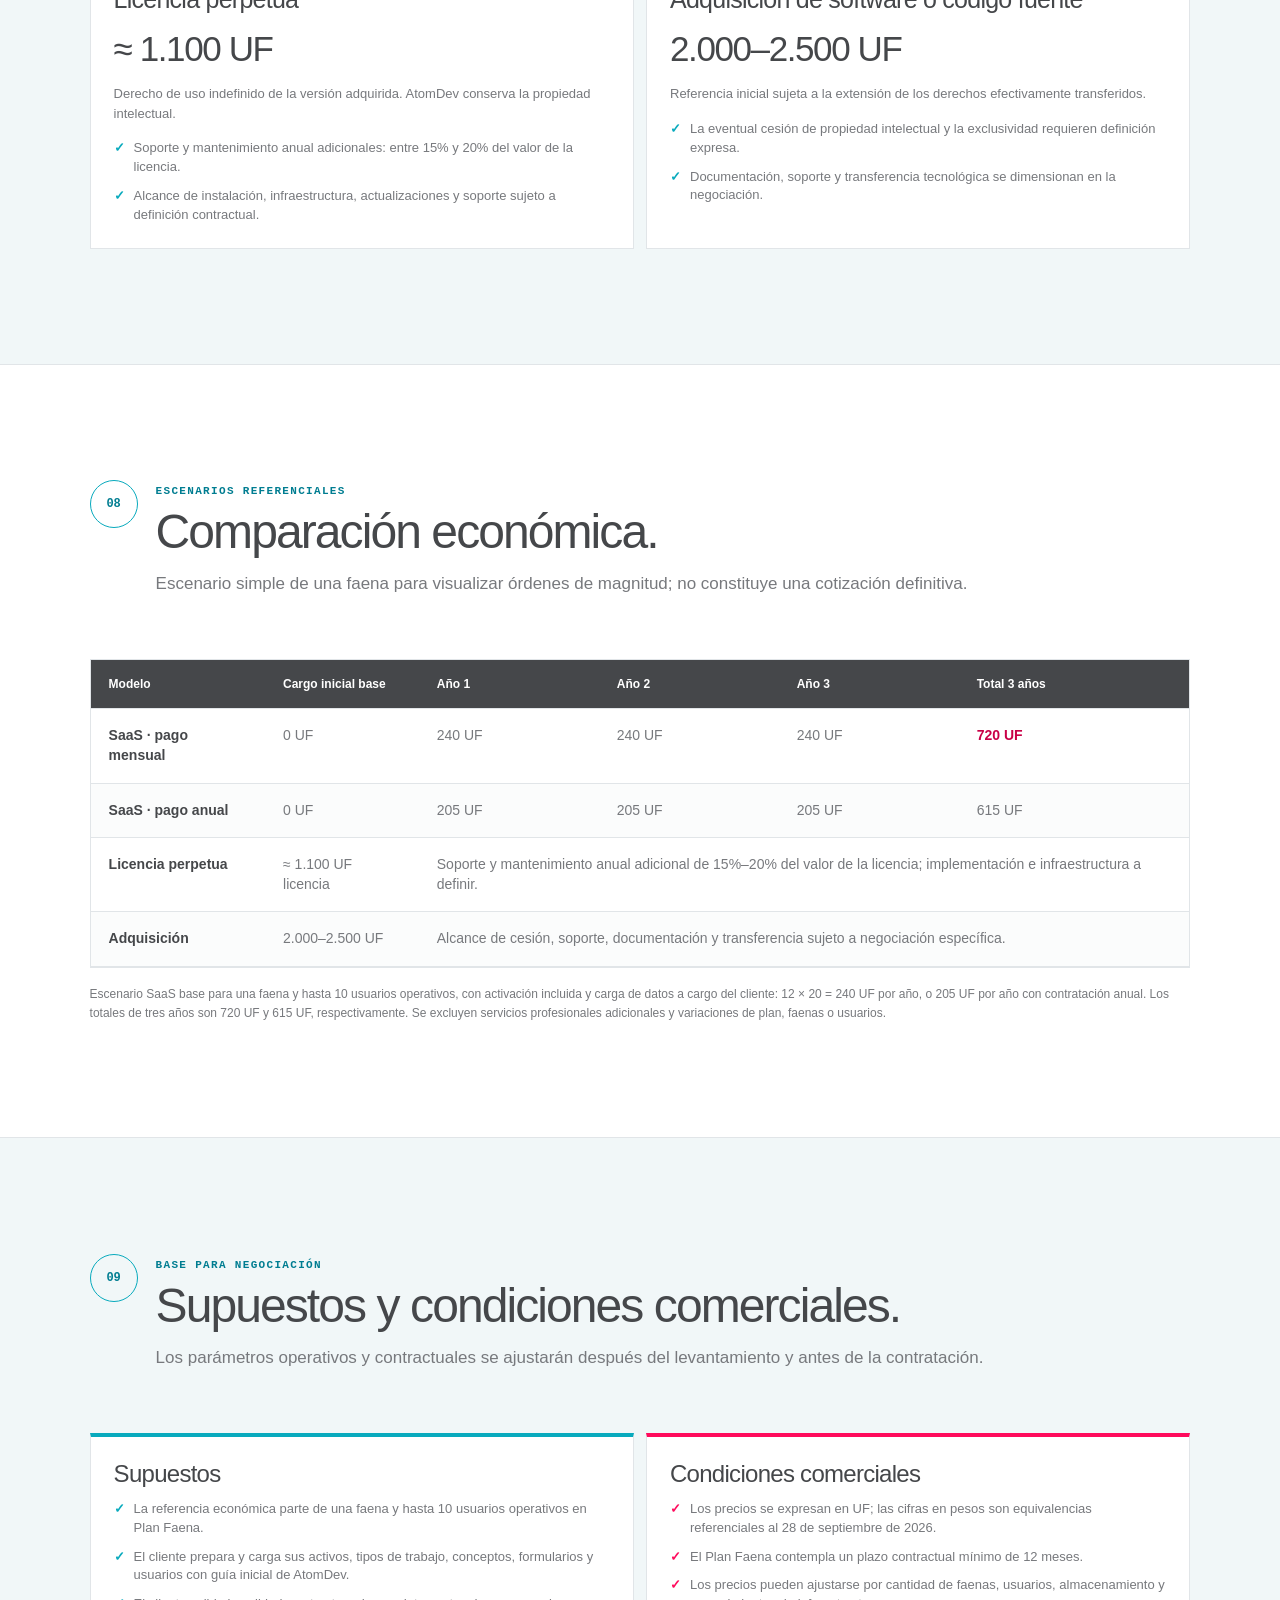
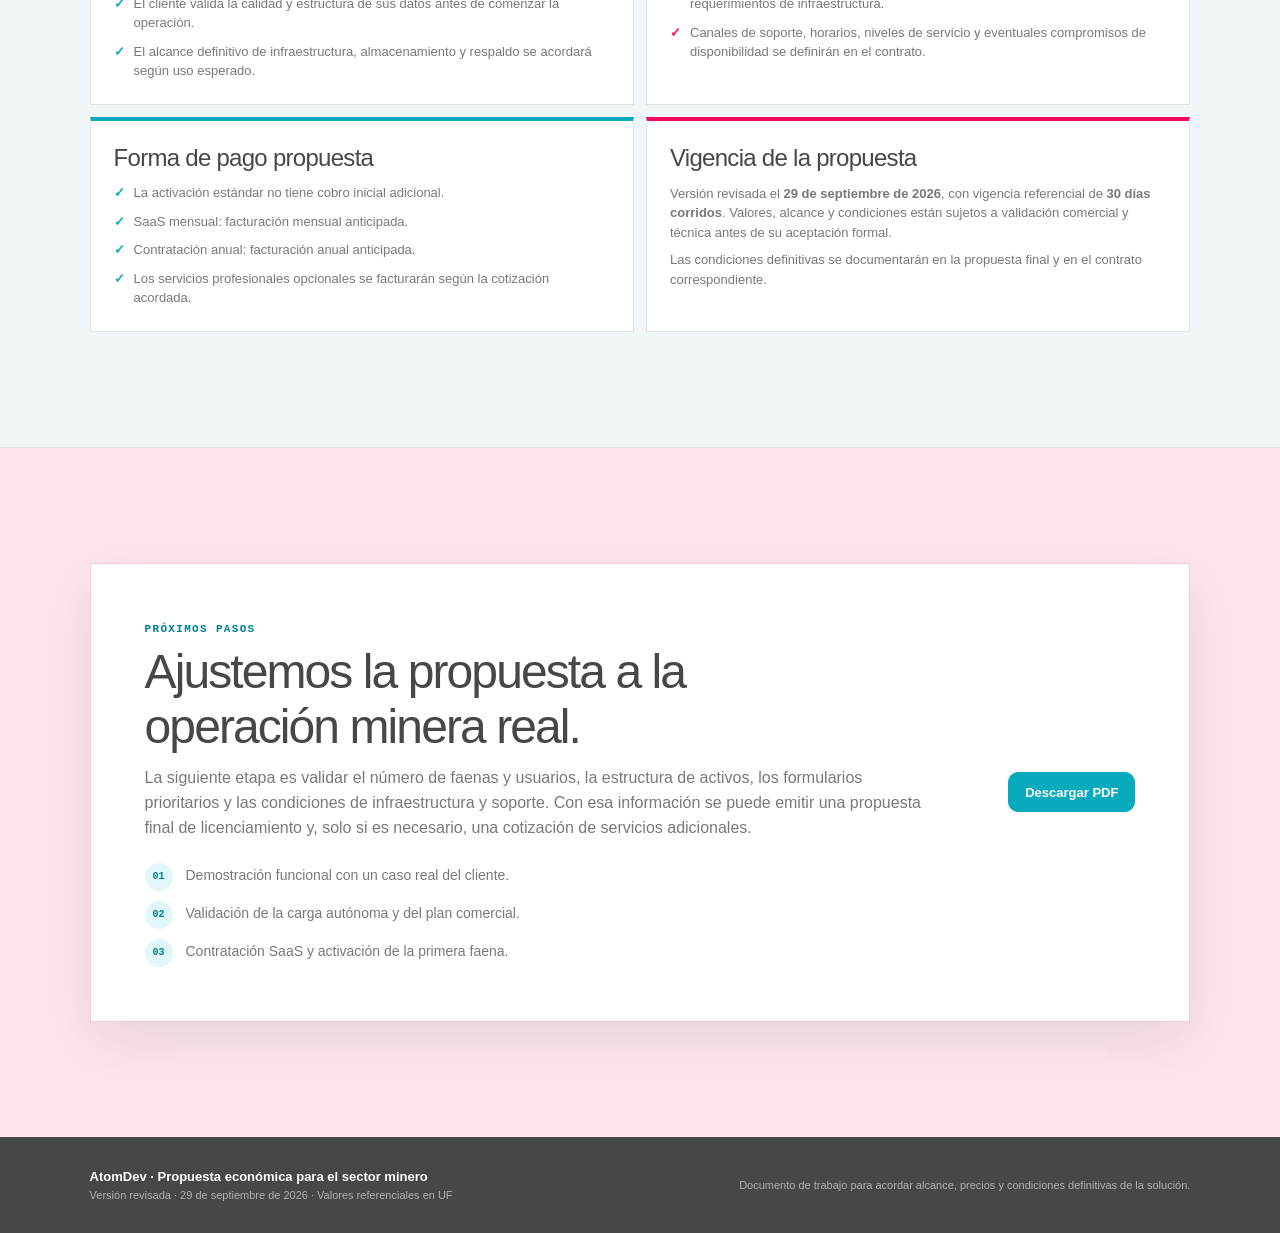
<file: propuesta-trabajo-atomdev-minera/index.html>
<!doctype html>
<html lang="es">
<head>
  <meta charset="utf-8">
  <meta name="viewport" content="width=device-width, initial-scale=1">
  <meta name="description" content="Propuesta económica preliminar de AtomDev para una plataforma de inspección y mantenimiento de activos eléctricos y mineros.">
  <meta property="og:title" content="Propuesta económica minera · AtomDev">
  <meta property="og:description" content="Implementación y licenciamiento SaaS de una plataforma especializada para inspección de activos en terreno.">
  <meta property="og:type" content="website">
  <title>Propuesta económica minera · AtomDev</title>
  <style>
    :root {
      --ink: #5f6062;
      --ink-deep: #45474a;
      --ink-soft: #77797d;
      --paper: #fafbfc;
      --surface: #fff;
      --line: #e1e5e8;
      --teal: #08aabd;
      --teal-dark: #007d91;
      --teal-light: #e1f7fa;
      --pink: #ff0a5c;
      --pink-dark: #c90047;
      --pink-light: #ffe5ee;
      --shadow: 0 20px 55px rgba(75, 76, 78, .12);
      --mono: ui-monospace, SFMono-Regular, Menlo, Consolas, monospace;
    }
    * { box-sizing: border-box; }
    html { scroll-behavior: smooth; }
    body { margin: 0; background: var(--paper); color: var(--ink); font-family: Calibri, "Segoe UI", Arial, sans-serif; -webkit-font-smoothing: antialiased; }
    button { font: inherit; color: inherit; }
    button:focus-visible, a:focus-visible { outline: 3px solid rgba(8,170,189,.25); outline-offset: 3px; }
    .site-shell { min-height: 100vh; overflow: hidden; }
    .topbar { position: sticky; z-index: 30; top: 0; display: flex; align-items: center; justify-content: space-between; gap: 20px; min-height: 76px; padding: 12px clamp(22px,5vw,76px); border-bottom: 1px solid rgba(225,229,232,.9); background: rgba(250,251,252,.94); backdrop-filter: blur(16px); }
    .brand { display: flex; align-items: center; gap: 12px; color: var(--ink); text-decoration: none; flex: none; }
    .brand-mark, .brand-mark svg { display: block; width: 46px; height: 46px; }
    .brand strong, .brand small { display: block; }
    .brand strong { font-size: 20px; font-weight: 600; letter-spacing: -.03em; }
    .brand small { margin-top: 1px; color: var(--ink-soft); font-size: 12px; }
    .top-actions, .top-nav { display: flex; align-items: center; gap: 8px; }
    .top-nav { margin-right: 10px; }
    .top-nav a { padding: 8px 9px; color: var(--ink-soft); font-size: 12px; text-decoration: none; }
    .top-nav a:hover { color: var(--teal-dark); }
    .button { min-height: 40px; padding: 0 16px; border: 1px solid var(--line); border-radius: 10px; background: var(--surface); cursor: pointer; font-size: 13px; font-weight: 600; transition: transform .16s ease, background .16s ease; }
    .button:hover { transform: translateY(-1px); }
    .button-primary { border-color: var(--teal); background: var(--teal); color: #fff; }
    .button-primary:hover { background: var(--teal-dark); }
    .button-ghost { border-color: transparent; background: transparent; }
    .hero { position: relative; display: grid; grid-template-columns: minmax(0,1.3fr) minmax(300px,.7fr); align-items: end; gap: clamp(36px,8vw,105px); min-height: 650px; padding: clamp(82px,11vw,145px) clamp(22px,7vw,108px) clamp(72px,9vw,110px); background: radial-gradient(circle at 84% 19%, rgba(255,10,92,.12), transparent 28%), radial-gradient(circle at 10% 86%, rgba(8,170,189,.12), transparent 33%), var(--paper); }
    .hero::before { position: absolute; top: 65px; right: 7vw; width: 170px; height: 170px; border: 1px solid rgba(8,170,189,.2); border-radius: 50%; content: ""; }
    .hero::after { position: absolute; top: 108px; right: calc(7vw + 42px); width: 82px; height: 82px; border-radius: 50%; background: rgba(255,10,92,.12); content: ""; }
    .hero-copy, .hero-summary { position: relative; z-index: 1; }
    .eyebrow, .section-kicker { color: var(--teal-dark); font-family: var(--mono); font-size: 11px; font-weight: 700; letter-spacing: .12em; }
    .hero h1 { max-width: 900px; margin: 18px 0 24px; color: var(--ink-deep); font-size: clamp(46px,6.5vw,86px); font-weight: 500; letter-spacing: -.055em; line-height: .97; }
    .hero-copy > p { max-width: 760px; margin: 0; color: var(--ink-soft); font-size: clamp(19px,2vw,25px); line-height: 1.48; }
    .hero-tags { display: flex; flex-wrap: wrap; gap: 8px; margin-top: 30px; }
    .hero-tags span { padding: 9px 12px; border: 1px solid rgba(8,170,189,.25); border-radius: 999px; background: rgba(255,255,255,.72); color: var(--teal-dark); font-size: 12px; font-weight: 600; }
    .hero-summary { padding: 28px; border-top: 4px solid var(--pink); background: var(--surface); box-shadow: var(--shadow); }
    .hero-summary > span, .hero-summary > small { display: block; color: var(--ink-soft); font-size: 12px; letter-spacing: .07em; text-transform: uppercase; }
    .hero-summary h2 { margin: 12px 0 2px; color: var(--ink-deep); font-size: clamp(34px,4vw,52px); font-weight: 500; letter-spacing: -.05em; line-height: 1; }
    .hero-summary h2 em { color: var(--pink); font-style: normal; }
    .hero-rule { height: 1px; margin: 22px 0; background: var(--line); }
    .hero-summary p { margin: 0; color: var(--ink-soft); font-size: 14px; line-height: 1.55; }
    .hero-summary strong { color: var(--ink-deep); }
    .content-section { padding: clamp(76px,9vw,122px) clamp(22px,7vw,108px); border-top: 1px solid var(--line); }
    .section-heading { display: flex; align-items: flex-start; gap: 18px; max-width: 1050px; margin-bottom: clamp(34px,5vw,62px); }
    .section-number { display: grid; flex: none; width: 48px; height: 48px; place-items: center; border: 1px solid var(--teal); border-radius: 50%; color: var(--teal-dark); font-family: var(--mono); font-size: 12px; font-weight: 700; }
    .section-heading h2 { margin: 6px 0 0; color: var(--ink-deep); font-size: clamp(30px,4vw,48px); font-weight: 500; letter-spacing: -.04em; }
    .section-heading p { margin: 12px 0 0; color: var(--ink-soft); font-size: 17px; line-height: 1.55; }
    h3 { color: var(--ink-deep); font-weight: 500; letter-spacing: -.03em; }
    .lead { max-width: 760px; margin: 0 0 20px; color: var(--ink-soft); font-size: 20px; line-height: 1.6; }
    .lead strong, .body-copy strong { color: var(--ink-deep); }
    .body-copy { margin: 0; color: var(--ink-soft); font-size: 15px; line-height: 1.6; }
    .split { display: grid; grid-template-columns: minmax(0,1.2fr) minmax(300px,.8fr); gap: clamp(24px,5vw,68px); align-items: start; }
    .statement { padding: 26px; border-left: 4px solid var(--teal); background: var(--teal-light); color: var(--teal-dark); }
    .statement.pink { border-left-color: var(--pink); background: var(--pink-light); color: var(--pink-dark); }
    .statement b { display: block; margin-bottom: 10px; font-family: var(--mono); font-size: 10px; letter-spacing: .1em; }
    .statement p { margin: 0; font-size: 15px; line-height: 1.55; }
    .statement strong { color: var(--ink-deep); }
    .mini-grid, .scope-grid, .step-grid, .plan-grid, .service-grid, .alt-grid, .conditions-grid { display: grid; gap: 12px; }
    .mini-grid { grid-template-columns: repeat(3,minmax(0,1fr)); margin-top: 28px; }
    .mini-card, .scope-card, .step-card, .service-card, .alt-card, .condition-card { padding: 23px; border: 1px solid var(--line); background: var(--surface); }
    .mini-card { border-top: 4px solid var(--teal); }
    .mini-card:nth-child(2), .mini-card:nth-child(3) { border-top-color: var(--pink); }
    .mini-card strong { display: block; color: var(--ink-deep); font-size: 17px; font-weight: 600; }
    .mini-card p, .scope-card p, .step-card p, .service-card p, .alt-card p, .condition-card p { margin: 8px 0 0; color: var(--ink-soft); font-size: 13px; line-height: 1.5; }
    .solution-section, .saas-section, .comparison-section { background: var(--surface); }
    .scope-grid { grid-template-columns: repeat(3,minmax(0,1fr)); }
    .scope-card { min-height: 170px; }
    .scope-card:nth-child(even) { background: #fbfcfc; }
    .scope-card span, .step-card span { display: inline-grid; width: 30px; height: 30px; place-items: center; border-radius: 50%; background: var(--teal-light); color: var(--teal-dark); font-family: var(--mono); font-size: 10px; font-weight: 700; }
    .scope-card:nth-child(even) span, .step-card:nth-child(even) span { background: var(--pink-light); color: var(--pink-dark); }
    .scope-card h3, .step-card h3 { margin: 15px 0 0; font-size: 19px; }
    .section-subhead { margin: 32px 0 16px; font-size: 25px; }
    .accent-band { margin-top: 20px; padding: 22px 24px; border-left: 4px solid var(--pink); background: var(--pink-light); color: var(--pink-dark); font-size: 14px; line-height: 1.55; }
    .accent-band strong { color: var(--ink-deep); }
    .implementation-section { background: #f1f7f8; }
    .step-grid { grid-template-columns: repeat(4,minmax(0,1fr)); }
    .step-card { min-height: 205px; }
    .price-strip { display: flex; align-items: center; justify-content: space-between; gap: 30px; margin-top: 20px; padding: 25px 28px; background: var(--ink-deep); color: #fff; }
    .price-strip small, .price-strip strong { display: block; }
    .price-strip small { color: #70e0ea; font-family: var(--mono); font-size: 10px; font-weight: 700; letter-spacing: .1em; }
    .price-strip strong { margin-top: 6px; font-size: 29px; font-weight: 500; letter-spacing: -.04em; }
    .price-strip p { max-width: 680px; margin: 0; color: rgba(255,255,255,.75); font-size: 13px; line-height: 1.5; }
    .plan-grid { grid-template-columns: repeat(3,minmax(0,1fr)); align-items: stretch; }
    .plan-card { display: flex; flex-direction: column; padding: 28px 24px; border: 1px solid var(--line); border-top: 4px solid var(--teal); background: var(--surface); }
    .plan-card.featured { border-color: rgba(255,10,92,.38); border-top-color: var(--pink); box-shadow: var(--shadow); }
    .plan-card:last-child { border-top-color: var(--pink); background: #fffafb; }
    .plan-card > small { color: var(--teal-dark); font-family: var(--mono); font-size: 10px; font-weight: 700; letter-spacing: .1em; }
    .plan-card.featured > small, .plan-card:last-child > small { color: var(--pink-dark); }
    .plan-card h3 { margin: 11px 0 4px; font-size: 27px; }
    .plan-price { margin: 18px 0; padding-bottom: 17px; border-bottom: 1px solid var(--line); }
    .plan-price strong { color: var(--ink-deep); font-size: 42px; font-weight: 500; letter-spacing: -.05em; }
    .plan-price span { color: var(--ink-soft); font-size: 13px; }
    .plan-clp { display: block; margin: -8px 0 18px; color: var(--ink-soft); font-size: 12px; line-height: 1.4; }
    .clean-list { display: grid; gap: 10px; margin: 0; padding: 0; list-style: none; }
    .clean-list li { position: relative; padding-left: 20px; color: var(--ink-soft); font-size: 13px; line-height: 1.45; }
    .clean-list li::before { position: absolute; left: 0; color: var(--teal); content: "✓"; font-weight: 700; }
    .plan-card.featured .clean-list li::before, .plan-card:last-child .clean-list li::before { color: var(--pink); }
    .plan-note { margin: auto 0 0; padding-top: 20px; color: var(--ink-soft); font-size: 11px; line-height: 1.45; }
    .saas-footnote { margin: 18px 0 0; color: var(--ink-soft); font-size: 12px; line-height: 1.5; }
    .service-grid { grid-template-columns: repeat(2,minmax(0,1fr)); }
    .service-card { border-top: 4px solid var(--teal); }
    .service-card:last-child { border-top-color: var(--pink); }
    .service-card h3 { margin: 0 0 14px; font-size: 23px; }
    .service-card .clean-list { grid-template-columns: repeat(2,minmax(0,1fr)); gap: 9px 15px; }
    .service-card:last-child .clean-list li::before { color: var(--pink); }
    .extras-section { background: #f1f7f8; }
    .extras-layout { display: grid; grid-template-columns: minmax(0,1.1fr) minmax(280px,.9fr); gap: 18px; }
    .extras-card { padding: 28px; border: 1px solid var(--line); background: var(--surface); }
    .extras-card h3 { margin: 0 0 18px; font-size: 25px; }
    .extras-card .clean-list li::before { color: var(--pink); content: "—"; }
    .rate-card { padding: 28px; border-top: 4px solid var(--pink); background: var(--pink-light); }
    .rate-card small { color: var(--pink-dark); font-family: var(--mono); font-size: 10px; font-weight: 700; letter-spacing: .1em; }
    .rate-card strong { display: block; margin: 12px 0 7px; color: var(--ink-deep); font-size: 38px; font-weight: 500; letter-spacing: -.05em; }
    .rate-card p { margin: 0; color: var(--ink-soft); font-size: 14px; line-height: 1.55; }
    .ip-section { background: var(--ink-deep); color: #fff; }
    .ip-section .section-number { border-color: rgba(255,255,255,.45); color: #fff; }
    .ip-section .section-kicker { color: #70e0ea; }
    .ip-section .section-heading h2, .ip-section h3 { color: #fff; }
    .ip-section .section-heading p { color: rgba(255,255,255,.68); }
    .ip-layout { display: grid; grid-template-columns: minmax(0,1.1fr) minmax(280px,.9fr); gap: 20px; }
    .ip-card { padding: 30px; background: rgba(255,255,255,.08); }
    .ip-card h3 { margin: 0 0 16px; font-size: 26px; }
    .ip-card p, .ip-card li { color: rgba(255,255,255,.76); font-size: 14px; line-height: 1.55; }
    .ip-card p { margin: 0 0 14px; }
    .ip-card .clean-list li::before { color: #70e0ea; }
    .ip-callout { padding: 28px; border-top: 4px solid var(--pink); background: #fff; }
    .ip-callout b { color: var(--pink-dark); font-family: var(--mono); font-size: 10px; letter-spacing: .1em; }
    .ip-callout p { margin: 14px 0 0; color: var(--ink-soft); font-size: 18px; line-height: 1.5; }
    .ip-callout strong { color: var(--ink-deep); }
    .alternatives-section { background: #f1f7f8; }
    .alt-grid { grid-template-columns: repeat(2,minmax(0,1fr)); }
    .alt-card { border-top: 4px solid var(--teal); }
    .alt-card:last-child { border-top-color: var(--pink); }
    .alt-card small { color: var(--teal-dark); font-family: var(--mono); font-size: 10px; font-weight: 700; letter-spacing: .1em; }
    .alt-card:last-child small { color: var(--pink-dark); }
    .alt-card h3 { margin: 10px 0 2px; font-size: 25px; }
    .alt-price { display: block; margin: 15px 0; color: var(--ink-deep); font-size: 35px; font-weight: 500; letter-spacing: -.04em; }
    .alt-card .clean-list { margin-top: 16px; }
    .comparison-table { width: 100%; border-collapse: collapse; background: var(--surface); }
    .comparison-table th, .comparison-table td { padding: 17px 18px; border-bottom: 1px solid var(--line); text-align: left; vertical-align: top; }
    .comparison-table th { background: var(--ink-deep); color: #fff; font-size: 12px; font-weight: 600; }
    .comparison-table td { color: var(--ink-soft); font-size: 14px; line-height: 1.4; }
    .comparison-table td:first-child { color: var(--ink-deep); font-weight: 600; }
    .comparison-table tbody tr:nth-child(even) { background: #fbfcfc; }
    .comparison-table tbody tr:first-child td:last-child { color: var(--pink-dark); font-weight: 700; }
    .table-wrap { overflow-x: auto; border: 1px solid var(--line); }
    .table-note { margin: 17px 0 0; color: var(--ink-soft); font-size: 12px; line-height: 1.55; }
    .conditions-section { background: #f1f7f8; }
    .conditions-grid { grid-template-columns: repeat(2,minmax(0,1fr)); }
    .condition-card h3 { margin: 0 0 12px; font-size: 24px; }
    .condition-card .clean-list li { font-size: 13px; }
    .condition-card:nth-child(even) { border-top: 4px solid var(--pink); }
    .condition-card:nth-child(odd) { border-top: 4px solid var(--teal); }
    .condition-card:nth-child(even) .clean-list li::before { color: var(--pink); }
    .closing-section { background: var(--pink-light); }
    .closing-card { display: flex; align-items: center; justify-content: space-between; gap: 30px; padding: clamp(28px,5vw,54px); border: 1px solid rgba(255,10,92,.23); background: var(--surface); box-shadow: var(--shadow); }
    .closing-card h2 { max-width: 730px; margin: 8px 0 12px; color: var(--ink-deep); font-size: clamp(29px,4vw,48px); font-weight: 500; letter-spacing: -.04em; }
    .closing-card p { max-width: 790px; margin: 0; color: var(--ink-soft); font-size: 16px; line-height: 1.55; }
    .next-list { display: grid; gap: 10px; margin: 22px 0 0; padding: 0; list-style: none; }
    .next-list li { color: var(--ink-soft); font-size: 14px; }
    .next-list b { display: inline-grid; width: 28px; height: 28px; margin-right: 9px; place-items: center; border-radius: 50%; background: var(--teal-light); color: var(--teal-dark); font-family: var(--mono); font-size: 10px; }
    footer { display: flex; align-items: center; justify-content: space-between; gap: 32px; padding: 32px clamp(22px,7vw,108px); background: var(--ink-deep); color: #fff; }
    footer strong, footer span { display: block; }
    footer strong { font-size: 13px; }
    footer span, footer p { color: rgba(255,255,255,.58); font-size: 11px; }
    footer span { margin-top: 5px; }
    footer p { max-width: 460px; margin: 0; text-align: right; line-height: 1.5; }
    @media (max-width: 1080px) { .top-nav { display: none; } }
    @media (max-width: 850px) {
      .hero { grid-template-columns: 1fr; min-height: auto; }
      .hero-summary { max-width: 460px; }
      .scope-grid, .step-grid { grid-template-columns: repeat(2,minmax(0,1fr)); }
      .split, .extras-layout, .ip-layout { grid-template-columns: 1fr; }
    }
    @media (max-width: 620px) {
      .topbar { align-items: flex-start; }
      .brand small { display: none; }
      .top-actions { flex-wrap: wrap; justify-content: flex-end; }
      .button { min-height: 36px; padding: 0 11px; font-size: 11px; }
      .hero { padding-top: 72px; }
      .hero h1 { font-size: clamp(44px,13vw,67px); }
      .hero::before, .hero::after { display: none; }
      .section-heading { flex-direction: column; }
      .mini-grid, .scope-grid, .step-grid, .plan-grid, .service-grid, .alt-grid, .conditions-grid, .service-card .clean-list { grid-template-columns: 1fr; }
      .price-strip, .closing-card { align-items: flex-start; flex-direction: column; }
      .comparison-table { min-width: 760px; }
      footer { align-items: flex-start; flex-direction: column; }
      footer p { text-align: left; }
    }
    @media print {
      @page { size: A4 landscape; margin: 11mm; }
      :root { --paper: #fff; }
      html, body { background: #fff; }
      body { font-size: 10pt; print-color-adjust: exact; -webkit-print-color-adjust: exact; }
      .site-shell { overflow: visible; }
      .topbar, footer, .closing-card .button { display: none !important; }
      .hero { min-height: 188mm; break-after: page; padding: 18mm 12mm; grid-template-columns: minmax(0,1.3fr) minmax(72mm,.7fr); gap: 11mm; align-items: center; }
      .hero h1 { font-size: 16mm; }
      .hero-copy > p { font-size: 4.5mm; }
      .hero-summary { padding: 6mm; }
      .hero-summary h2 { font-size: 12mm; }
      .content-section { padding: 7mm 9mm; break-before: page; }
      .section-heading { flex-direction: row; gap: 4mm; margin-bottom: 5mm; }
      .section-number { width: 11mm; height: 11mm; }
      .section-heading h2 { font-size: 8mm; }
      .section-heading p { margin-top: 2mm; font-size: 9pt; }
      .lead { font-size: 11pt; }
      .split { grid-template-columns: minmax(0,1.2fr) minmax(70mm,.8fr); gap: 6mm; }
      .mini-grid, .scope-grid, .plan-grid { grid-template-columns: repeat(3,minmax(0,1fr)); }
      .step-grid { grid-template-columns: repeat(4,minmax(0,1fr)); }
      .service-grid, .alt-grid, .conditions-grid { grid-template-columns: repeat(2,minmax(0,1fr)); }
      .extras-layout, .ip-layout { grid-template-columns: minmax(0,1.1fr) minmax(70mm,.9fr); }
      .mini-card, .scope-card, .step-card, .service-card, .alt-card, .condition-card { padding: 4mm; }
      .scope-card, .step-card { min-height: 0; }
      .scope-card h3, .step-card h3 { margin-top: 2mm; font-size: 13pt; }
      .scope-card p, .step-card p, .mini-card p, .service-card p, .alt-card p, .condition-card p { font-size: 8pt; }
      .section-subhead { margin: 5mm 0 3mm; font-size: 17pt; }
      .plan-card { padding: 5mm; }
      .plan-card h3 { font-size: 18pt; }
      .plan-price { margin: 3mm 0; padding-bottom: 3mm; }
      .plan-price strong { font-size: 26pt; }
      .plan-clp { margin: -1mm 0 3mm; font-size: 7pt; }
      .plan-note { padding-top: 3mm; }
      .saas-section .section-subhead { break-before: page; margin-top: 0; }
      .clean-list { gap: 1.5mm; }
      .clean-list li, .body-copy, .statement p { font-size: 8.5pt; }
      .price-strip { padding: 5mm; }
      .price-strip strong { font-size: 19pt; }
      .accent-band, .statement, .extras-card, .rate-card, .ip-card, .ip-callout { padding: 5mm; }
      .comparison-table th, .comparison-table td { padding: 3mm; font-size: 8pt; }
      .comparison-table { min-width: 0; }
      .table-wrap { overflow: visible; }
      .closing-card { box-shadow: none; }
      .mini-card, .scope-card, .step-card, .plan-card, .service-card, .alt-card, .condition-card, .extras-card, .rate-card, .ip-card, .ip-callout, .comparison-table tr, .closing-card { break-inside: avoid; }
      p, li { orphans: 3; widows: 3; }
    }
  </style>
</head>
<body>
  <main class="site-shell">
    <header class="topbar">
      <a class="brand" href="#inicio" aria-label="Ir al inicio">
        <span class="brand-mark" aria-hidden="true"><svg viewBox="0 0 48 48" role="img" aria-label="Símbolo AtomDev"><circle cx="24" cy="24" r="21" fill="none" stroke="#5f6062" stroke-width="1.8"/><ellipse cx="24" cy="24" rx="8" ry="20" fill="none" stroke="#5f6062" stroke-width="1.8"/><ellipse cx="24" cy="24" rx="8" ry="20" fill="none" stroke="#5f6062" stroke-width="1.8" transform="rotate(52 24 24)"/><ellipse cx="24" cy="24" rx="8" ry="20" fill="none" stroke="#5f6062" stroke-width="1.8" transform="rotate(-52 24 24)"/><circle cx="24" cy="24" r="5.4" fill="#08aabd"/><circle cx="29.8" cy="8.8" r="2.6" fill="#08aabd"/><circle cx="10.5" cy="22.5" r="2.6" fill="#ff0a5c"/><circle cx="35.5" cy="35.5" r="2.6" fill="#ff0a5c"/></svg></span>
        <span><strong>AtomDev</strong><small>Propuesta económica</small></span>
      </a>
      <div class="top-actions">
        <nav class="top-nav" aria-label="Secciones de la propuesta"><a href="#solucion">Solución</a><a href="#implementacion">Implementación</a><a href="#saas">SaaS</a><a href="#comparacion">Comparación</a><a href="#condiciones">Condiciones</a></nav>
        <button class="button button-ghost" id="download-html-button" type="button" title="Descarga una copia para consultar sin conexión">Descargar web</button>
        <button class="button button-primary" id="print-button" type="button" title="En la ventana de impresión selecciona Guardar como PDF">Descargar PDF</button>
      </div>
    </header>

    <section class="hero" id="inicio" aria-labelledby="hero-title">
      <div class="hero-copy">
        <span class="eyebrow">PROPUESTA ECONÓMICA PRELIMINAR · ATOMDEV · SECTOR MINERO</span>
        <h1 id="hero-title">Inspección de activos preparada para la operación en terreno.</h1>
        <p>Plataforma especializada para planificar, ejecutar y trazar trabajos de inspección y mantenimiento de activos eléctricos y mineros, incluso sin conectividad.</p>
        <div class="hero-tags"><span>Multiempresa</span><span>Jerarquía de activos</span><span>Formularios dinámicos</span><span>Operación offline</span><span>Sincronización incremental</span></div>
      </div>
      <aside class="hero-summary" aria-label="Resumen de valores referenciales">
        <span>Modelo recomendado</span>
        <h2>SaaS <em>por faena</em></h2>
        <small>derecho de uso · contrato mínimo de 12 meses</small>
        <div class="hero-rule"></div>
        <p><strong>Activación estándar incluida</strong> cuando el cliente configura sus activos y formularios con guía de AtomDev.<br><strong>20 UF/mes</strong> por faena (≈ $821.000), o <strong>205 UF/año</strong> (≈ $701.000 mensuales equivalentes) con contratación anual.</p>
      </aside>
    </section>

    <section class="content-section" id="resumen" aria-labelledby="resumen-title">
      <div class="section-heading"><span class="section-number">01</span><div><span class="section-kicker">VISIÓN EJECUTIVA</span><h2 id="resumen-title">Resumen ejecutivo.</h2><p>Una base tecnológica especializada para escalar las inspecciones desde una faena hacia una operación con múltiples minas.</p></div></div>
      <div class="split">
        <div><p class="lead">AtomDev propone licenciar una plataforma configurable para el control de trabajos sobre activos industriales. La suscripción considera la <strong>solución tecnológica, su evolución estándar y la activación básica</strong> para comenzar a utilizarla.</p><p class="body-copy">El modelo recomendado es SaaS por faena. El cliente carga sus activos y configura sus formularios con guía de AtomDev. La plataforma conserva una estructura multiempresa, soporta jerarquías de activos y permite registrar evidencia en terreno para sincronizarla posteriormente con el servidor.</p></div>
        <aside class="statement"><b>OBJETIVO DE LA PROPUESTA</b><p>Establecer una base económica y funcional para contratar el derecho de uso de la plataforma, definir la activación inicial y acordar un camino de crecimiento por faenas, usuarios y necesidades de integración.</p></aside>
      </div>
      <div class="mini-grid"><div class="mini-card"><strong>Configurabilidad</strong><p>Tipos de activos y trabajos, variables analógicas, digitales o de texto y formularios dinámicos.</p></div><div class="mini-card"><strong>Trazabilidad</strong><p>Mediciones, observaciones, comentarios y fotografías asociados al activo específico.</p></div><div class="mini-card"><strong>Continuidad en terreno</strong><p>Descarga previa de la faena, ejecución offline y sincronización Push/Pull incremental.</p></div></div>
    </section>

    <section class="content-section solution-section" id="solucion" aria-labelledby="solucion-title">
      <div class="section-heading"><span class="section-number">02</span><div><span class="section-kicker">SOLUCIÓN Y CAPACIDADES</span><h2 id="solucion-title">Descripción general de la solución.</h2><p>La plataforma conecta la estructura de activos, la definición del trabajo y la evidencia levantada en terreno.</p></div></div>
      <h3 class="section-subhead">Alcance funcional actual</h3>
      <div class="scope-grid">
        <article class="scope-card"><span>01</span><h3>Operación multiempresa</h3><p>Gestión de empresas o tenants, minas y faenas dentro de una arquitectura preparada para crecer.</p></article>
        <article class="scope-card"><span>02</span><h3>Activos jerárquicos</h3><p>Registro de subestaciones, transformadores, radiadores, ventiladores, bushings y otros componentes con sus relaciones.</p></article>
        <article class="scope-card"><span>03</span><h3>Configuración flexible</h3><p>Tipos de activo, tipos de trabajo, conceptos y variables de inspección analógicas, digitales o de texto.</p></article>
        <article class="scope-card"><span>04</span><h3>Trabajos y formularios</h3><p>Formularios dinámicos por tipo de trabajo; creación y ejecución de trabajos sobre activos.</p></article>
        <article class="scope-card"><span>05</span><h3>Evidencia vinculada</h3><p>Respuestas, comentarios, observaciones y fotografías vinculados al activo que corresponde, incluso si es un componente hijo.</p></article>
        <article class="scope-card"><span>06</span><h3>Trabajo sin conexión</h3><p>Descarga anticipada de una faena al dispositivo y sincronización incremental Push/Pull al recuperar conectividad.</p></article>
      </div>
      <div class="accent-band"><strong>Inspección de activos hijos desde un trabajo padre.</strong> Un trabajo realizado sobre un activo principal puede incorporar conceptos de componentes hijos sin exigir un trabajo independiente para cada uno; cada respuesta conserva su asociación con el activo correspondiente.</div>
    </section>

    <section class="content-section implementation-section" id="implementacion" aria-labelledby="implementacion-title">
      <div class="section-heading"><span class="section-number">03</span><div><span class="section-kicker">PUESTA EN MARCHA</span><h2 id="implementacion-title">Activación y configuración inicial.</h2><p>El cliente realiza la carga y configuración de su operación con la guía inicial de AtomDev.</p></div></div>
      <div class="step-grid">
        <article class="step-card"><span>01</span><h3>Habilitación</h3><p>AtomDev habilita el acceso a la plataforma, la primera faena contratada y una cuenta administradora.</p></article>
        <article class="step-card"><span>02</span><h3>Configuración del cliente</h3><p>El cliente incorpora activos, tipos de trabajo, conceptos, formularios, usuarios y perfiles.</p></article>
        <article class="step-card"><span>03</span><h3>Guía inicial</h3><p>AtomDev orienta la configuración estándar y el uso de las funciones de terreno, trabajo offline y sincronización.</p></article>
        <article class="step-card"><span>04</span><h3>Inicio de operación</h3><p>El cliente valida sus datos y formularios antes de iniciar sus trabajos. El soporte estándar continúa según el plan contratado.</p></article>
      </div>
      <div class="price-strip"><div><small>ACTIVACIÓN ESTÁNDAR</small><strong>Incluida</strong></div><p>No se aplica un cargo inicial obligatorio cuando el cliente realiza la carga y configuración con guía de AtomDev. Si se requiere que AtomDev prepare datos, configure formularios en volumen, migre información o realice capacitación especial, ese trabajo se dimensiona y cotiza por separado.</p></div>
    </section>

    <section class="content-section saas-section" id="saas" aria-labelledby="saas-title">
      <div class="section-heading"><span class="section-number">04</span><div><span class="section-kicker">MODELO COMERCIAL RECOMENDADO</span><h2 id="saas-title">Licenciamiento SaaS.</h2><p>Derecho de uso durante la vigencia contractual, con una base por faena y capacidad de crecimiento según la operación.</p></div></div>
      <div class="plan-grid" aria-label="Tabla de planes SaaS">
        <article class="plan-card featured"><small>PLAN BASE · REFERENCIA</small><h3>Plan Faena</h3><div class="plan-price"><strong>20 UF</strong><span>/ mes</span></div><span class="plan-clp">≈ $821.000 mensuales</span><ul class="clean-list"><li>1 faena o mina</li><li>Hasta 10 usuarios operativos</li><li>Activación estándar incluida</li><li>Acceso web y/o PWA, operación offline y sincronización</li></ul><p class="plan-note">Contratación anual: <strong>205 UF por faena y año</strong> (≈ $701.000 mensuales equivalentes), facturados anualmente.</p></article>
        <article class="plan-card"><small>MAYOR CAPACIDAD</small><h3>Plan Faena Pro</h3><div class="plan-price"><strong>30 UF</strong><span>/ mes</span></div><span class="plan-clp">≈ $1.231.000 mensuales</span><ul class="clean-list"><li>1 faena o mina</li><li>Hasta 20 usuarios operativos</li><li>Capacidades base de la plataforma</li><li>Dimensionamiento según uso acordado</li></ul><p class="plan-note">Condiciones anuales y recursos asociados, a definir en la negociación.</p></article>
        <article class="plan-card"><small>EXPANSIÓN CORPORATIVA</small><h3>Enterprise</h3><div class="plan-price"><strong>A cotizar</strong></div><span class="plan-clp">Valor según alcance acordado</span><ul class="clean-list"><li>Múltiples faenas</li><li>Usuarios y almacenamiento por dimensionar</li><li>Infraestructura según necesidad</li><li>Cotización según alcance consolidado</li></ul><p class="plan-note">Precio y condiciones a conversar según faenas, usuarios y necesidades operativas.</p></article>
      </div>
      <p class="saas-footnote">Valores preliminares en UF y base para negociación. Equivalencias en pesos calculadas con la UF de <strong>$41.040,82</strong> del 28 de septiembre de 2026, publicada por el <a href="https://www.sii.cl/valores_y_fechas/uf/uf2026.htm" target="_blank" rel="noopener noreferrer">SII</a>; variarán con la UF vigente al facturar. El Plan Faena considera un contrato mínimo de 12 meses. Las capacidades definitivas de cada plan se documentarán en el contrato.</p>
      <h3 class="section-subhead">Servicios incluidos en la licencia base</h3>
      <div class="service-grid">
        <article class="service-card"><h3>Operación de la plataforma</h3><ul class="clean-list"><li>Derecho de uso de la plataforma para la faena contratada</li><li>Activación estándar y guía inicial para configuración autónoma</li><li>Acceso web y/o PWA</li><li>Operación offline y sincronización de información</li><li>Actualizaciones estándar de la plataforma</li></ul></article>
        <article class="service-card"><h3>Continuidad del servicio</h3><ul class="clean-list"><li>Mantenimiento correctivo de la plataforma estándar</li><li>Respaldo de información</li><li>Soporte estándar, según condiciones contractuales</li><li>Capacidad razonable para fotografías y documentos, a definir según uso e infraestructura contratada</li></ul></article>
      </div>
    </section>

    <section class="content-section extras-section" id="adicionales" aria-labelledby="adicionales-title">
      <div class="section-heading"><span class="section-number">05</span><div><span class="section-kicker">EVOLUCIÓN A MEDIDA</span><h2 id="adicionales-title">Servicios no incluidos y desarrollos adicionales.</h2><p>Las necesidades específicas del cliente se dimensionan y cotizan por separado antes de su ejecución.</p></div></div>
      <div class="extras-layout">
        <article class="extras-card"><h3>Fuera del SaaS base</h3><ul class="clean-list"><li>Carga, limpieza o migración de datos realizada por AtomDev</li><li>Configuración masiva de activos y formularios por AtomDev</li><li>Capacitación o acompañamiento especial</li><li>Integraciones con SAP u otros ERP y sistemas externos</li><li>Nuevos módulos y funcionalidades exclusivas del cliente</li><li>Reportería avanzada específica</li><li>Desarrollos especiales</li></ul></article>
        <aside class="rate-card"><small>TARIFA DE REFERENCIA</small><strong>1,25–1,5 UF/h</strong><p>Los servicios y desarrollos adicionales podrán contratarse por horas, con estimación y aprobación previas, o mediante proyectos a precio cerrado. Alcance, entregables, plazos y condiciones se definirán en cada cotización.</p></aside>
      </div>
    </section>

    <section class="content-section ip-section" id="propiedad" aria-labelledby="propiedad-title">
      <div class="section-heading"><span class="section-number">06</span><div><span class="section-kicker">DERECHOS SOBRE LA SOLUCIÓN</span><h2 id="propiedad-title">Propiedad intelectual.</h2><p>El modelo SaaS otorga al cliente el uso de una plataforma especializada durante la vigencia del contrato.</p></div></div>
      <div class="ip-layout"><article class="ip-card"><h3>Marco comercial propuesto</h3><p>La propiedad intelectual de la plataforma corresponde a AtomDev. El cliente adquiere un derecho de uso en los términos, alcance y plazo establecidos en el contrato.</p><ul class="clean-list"><li>Las funcionalidades estándar, el framework, la arquitectura, los componentes reutilizables y el código fuente permanecen como propiedad de AtomDev.</li><li>El código fuente no forma parte del servicio SaaS.</li><li>La titularidad y el uso de los datos del cliente se regularán expresamente en el contrato.</li></ul></article><aside class="ip-callout"><b>ALCANCE DE LA LICENCIA</b><p>El precio recurrente remunera el <strong>uso de la plataforma y su operación estándar</strong>. Cualquier cesión de código fuente o de derechos de propiedad intelectual requiere una negociación y un instrumento específicos.</p></aside></div>
    </section>

    <section class="content-section alternatives-section" id="alternativas" aria-labelledby="alternativas-title">
      <div class="section-heading"><span class="section-number">07</span><div><span class="section-kicker">OPCIONES A EVALUAR</span><h2 id="alternativas-title">Alternativas de contratación.</h2><p>El SaaS es el modelo recomendado. Estas opciones pueden estudiarse si la estrategia de adquisición del cliente requiere otra estructura.</p></div></div>
      <div class="alt-grid"><article class="alt-card"><small>ALTERNATIVA 01</small><h3>Licencia perpetua</h3><span class="alt-price">≈ 1.100 UF</span><p>Derecho de uso indefinido de la versión adquirida. AtomDev conserva la propiedad intelectual.</p><ul class="clean-list"><li>Soporte y mantenimiento anual adicionales: entre 15% y 20% del valor de la licencia.</li><li>Alcance de instalación, infraestructura, actualizaciones y soporte sujeto a definición contractual.</li></ul></article><article class="alt-card"><small>ALTERNATIVA 02</small><h3>Adquisición de software o código fuente</h3><span class="alt-price">2.000–2.500 UF</span><p>Referencia inicial sujeta a la extensión de los derechos efectivamente transferidos.</p><ul class="clean-list"><li>La eventual cesión de propiedad intelectual y la exclusividad requieren definición expresa.</li><li>Documentación, soporte y transferencia tecnológica se dimensionan en la negociación.</li></ul></article></div>
    </section>

    <section class="content-section comparison-section" id="comparacion" aria-labelledby="comparacion-title">
      <div class="section-heading"><span class="section-number">08</span><div><span class="section-kicker">ESCENARIOS REFERENCIALES</span><h2 id="comparacion-title">Comparación económica.</h2><p>Escenario simple de una faena para visualizar órdenes de magnitud; no constituye una cotización definitiva.</p></div></div>
      <div class="table-wrap"><table class="comparison-table"><thead><tr><th scope="col">Modelo</th><th scope="col">Cargo inicial base</th><th scope="col">Año 1</th><th scope="col">Año 2</th><th scope="col">Año 3</th><th scope="col">Total 3 años</th></tr></thead><tbody><tr><td>SaaS · pago mensual</td><td>0 UF</td><td>240 UF</td><td>240 UF</td><td>240 UF</td><td>720 UF</td></tr><tr><td>SaaS · pago anual</td><td>0 UF</td><td>205 UF</td><td>205 UF</td><td>205 UF</td><td>615 UF</td></tr><tr><td>Licencia perpetua</td><td>≈ 1.100 UF licencia</td><td colspan="4">Soporte y mantenimiento anual adicional de 15%–20% del valor de la licencia; implementación e infraestructura a definir.</td></tr><tr><td>Adquisición</td><td>2.000–2.500 UF</td><td colspan="4">Alcance de cesión, soporte, documentación y transferencia sujeto a negociación específica.</td></tr></tbody></table></div>
      <p class="table-note">Escenario SaaS base para una faena y hasta 10 usuarios operativos, con activación incluida y carga de datos a cargo del cliente: 12 × 20 = 240 UF por año, o 205 UF por año con contratación anual. Los totales de tres años son 720 UF y 615 UF, respectivamente. Se excluyen servicios profesionales adicionales y variaciones de plan, faenas o usuarios.</p>
    </section>

    <section class="content-section conditions-section" id="condiciones" aria-labelledby="condiciones-title">
      <div class="section-heading"><span class="section-number">09</span><div><span class="section-kicker">BASE PARA NEGOCIACIÓN</span><h2 id="condiciones-title">Supuestos y condiciones comerciales.</h2><p>Los parámetros operativos y contractuales se ajustarán después del levantamiento y antes de la contratación.</p></div></div>
      <div class="conditions-grid">
        <article class="condition-card"><h3>Supuestos</h3><ul class="clean-list"><li>La referencia económica parte de una faena y hasta 10 usuarios operativos en Plan Faena.</li><li>El cliente prepara y carga sus activos, tipos de trabajo, conceptos, formularios y usuarios con guía inicial de AtomDev.</li><li>El cliente valida la calidad y estructura de sus datos antes de comenzar la operación.</li><li>El alcance definitivo de infraestructura, almacenamiento y respaldo se acordará según uso esperado.</li></ul></article>
        <article class="condition-card"><h3>Condiciones comerciales</h3><ul class="clean-list"><li>Los precios se expresan en UF; las cifras en pesos son equivalencias referenciales al 28 de septiembre de 2026.</li><li>El Plan Faena contempla un plazo contractual mínimo de 12 meses.</li><li>Los precios pueden ajustarse por cantidad de faenas, usuarios, almacenamiento y requerimientos de infraestructura.</li><li>Canales de soporte, horarios, niveles de servicio y eventuales compromisos de disponibilidad se definirán en el contrato.</li></ul></article>
        <article class="condition-card"><h3>Forma de pago propuesta</h3><ul class="clean-list"><li>La activación estándar no tiene cobro inicial adicional.</li><li>SaaS mensual: facturación mensual anticipada.</li><li>Contratación anual: facturación anual anticipada.</li><li>Los servicios profesionales opcionales se facturarán según la cotización acordada.</li></ul></article>
        <article class="condition-card"><h3>Vigencia de la propuesta</h3><p>Versión revisada el <strong>29 de septiembre de 2026</strong>, con vigencia referencial de <strong>30 días corridos</strong>. Valores, alcance y condiciones están sujetos a validación comercial y técnica antes de su aceptación formal.</p><p>Las condiciones definitivas se documentarán en la propuesta final y en el contrato correspondiente.</p></article>
      </div>
    </section>

    <section class="content-section closing-section" id="cierre" aria-labelledby="cierre-title">
      <div class="closing-card"><div><span class="section-kicker">PRÓXIMOS PASOS</span><h2 id="cierre-title">Ajustemos la propuesta a la operación minera real.</h2><p>La siguiente etapa es validar el número de faenas y usuarios, la estructura de activos, los formularios prioritarios y las condiciones de infraestructura y soporte. Con esa información se puede emitir una propuesta final de licenciamiento y, solo si es necesario, una cotización de servicios adicionales.</p><ol class="next-list"><li><b>01</b> Demostración funcional con un caso real del cliente.</li><li><b>02</b> Validación de la carga autónoma y del plan comercial.</li><li><b>03</b> Contratación SaaS y activación de la primera faena.</li></ol></div><button class="button button-primary" id="print-from-close" type="button">Descargar PDF</button></div>
    </section>
    <footer><div><strong>AtomDev · Propuesta económica para el sector minero</strong><span>Versión revisada · 29 de septiembre de 2026 · Valores referenciales en UF</span></div><p>Documento de trabajo para acordar alcance, precios y condiciones definitivas de la solución.</p></footer>
  </main>
  <script>
    function downloadWebProposal() {
      const html = '<!doctype html>\n' + document.documentElement.outerHTML;
      const blob = new Blob([html], { type: 'text/html;charset=utf-8' });
      const url = URL.createObjectURL(blob);
      const link = document.createElement('a');
      link.href = url;
      link.download = 'propuesta-trabajo-atomdev-minera.html';
      document.body.appendChild(link);
      link.click();
      link.remove();
      window.setTimeout(() => URL.revokeObjectURL(url), 1000);
    }
    function printProposal() { window.print(); }
    document.getElementById('download-html-button').addEventListener('click', downloadWebProposal);
    document.getElementById('print-button').addEventListener('click', printProposal);
    document.getElementById('print-from-close').addEventListener('click', printProposal);
  </script>
</body>
</html>
</file>
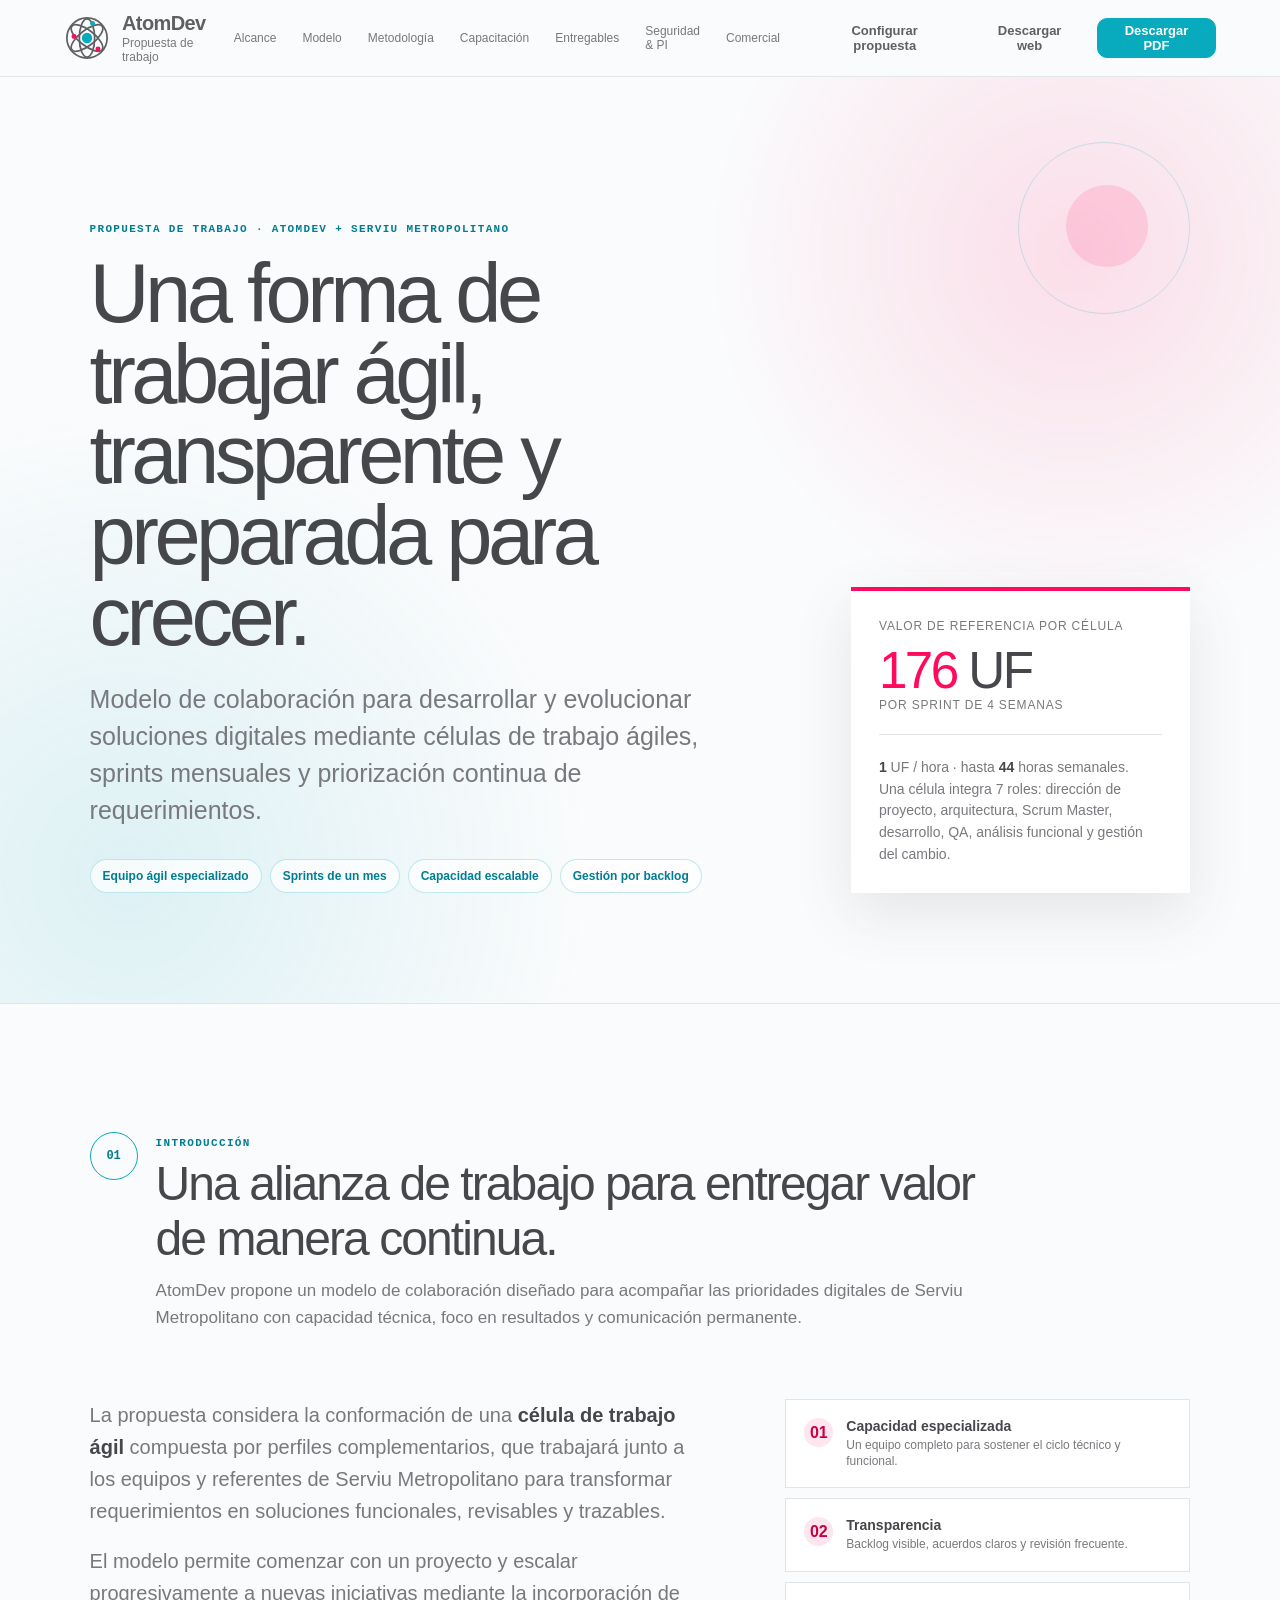
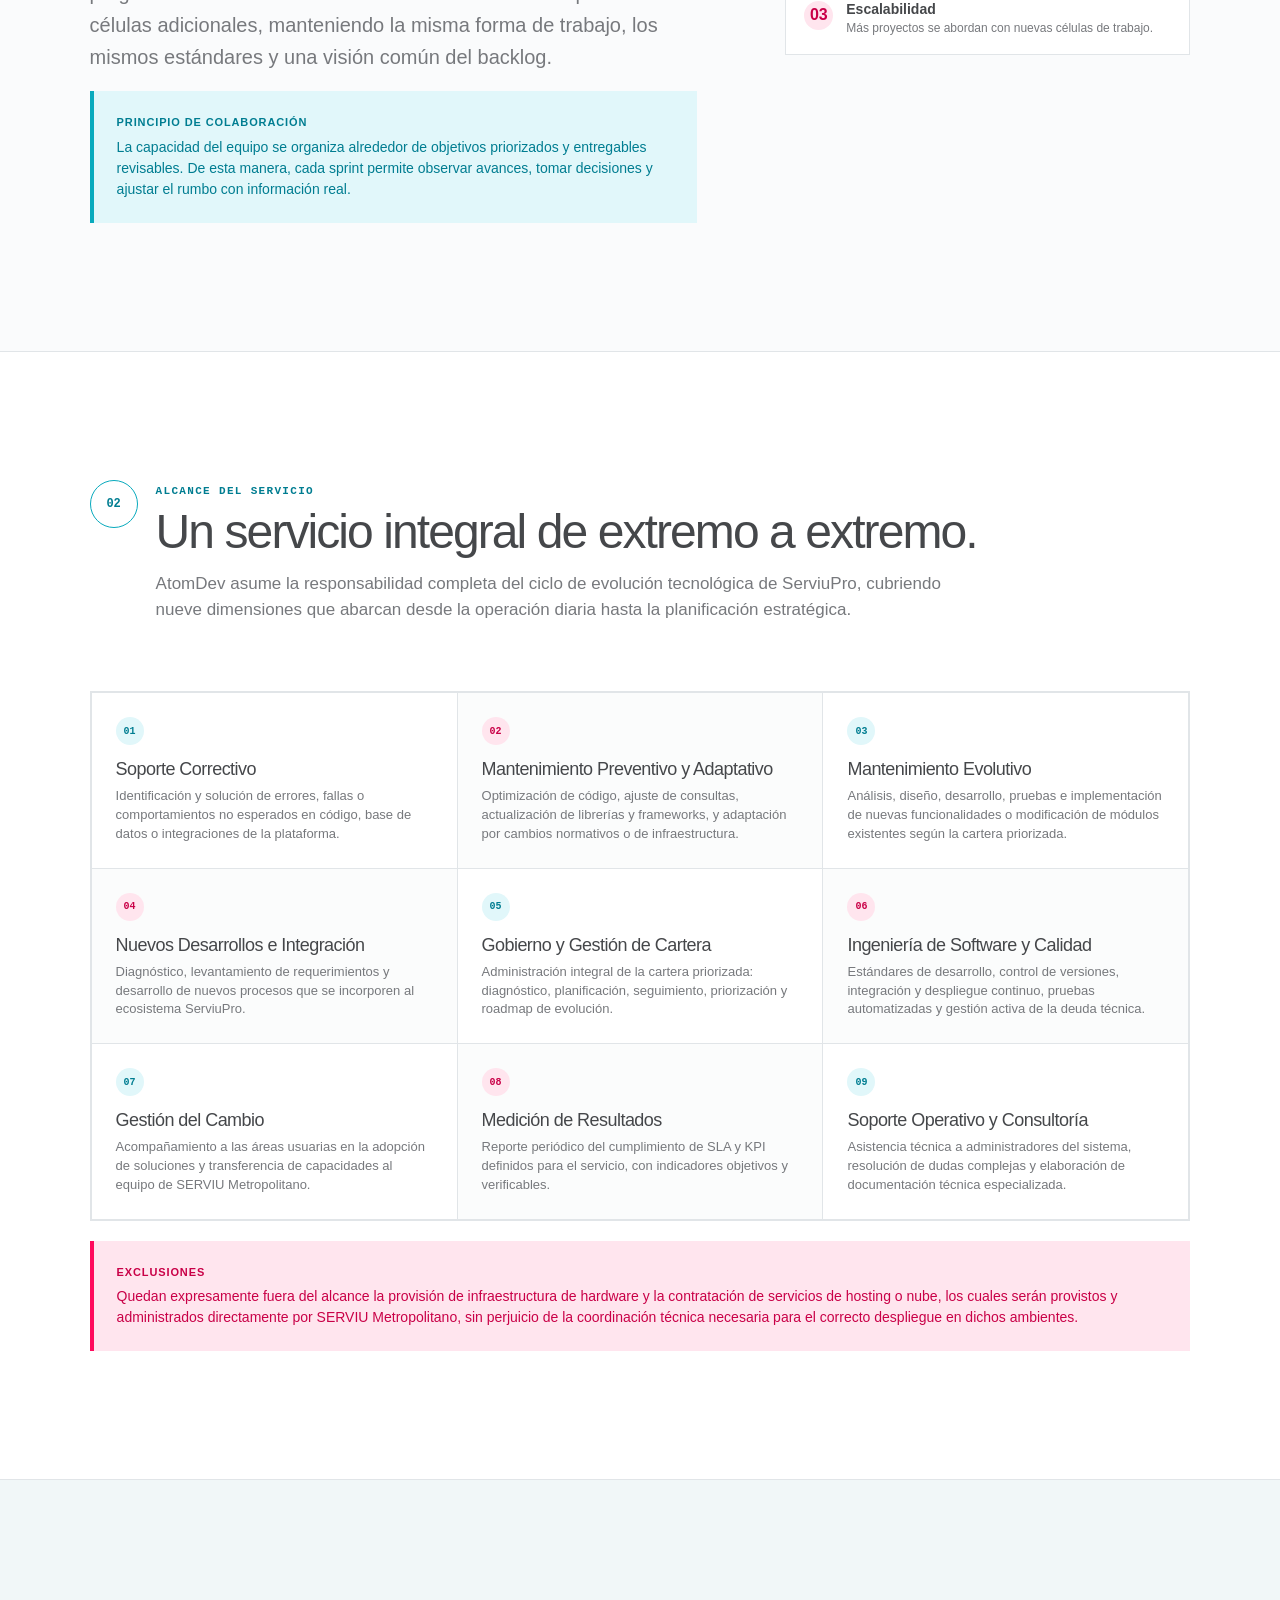
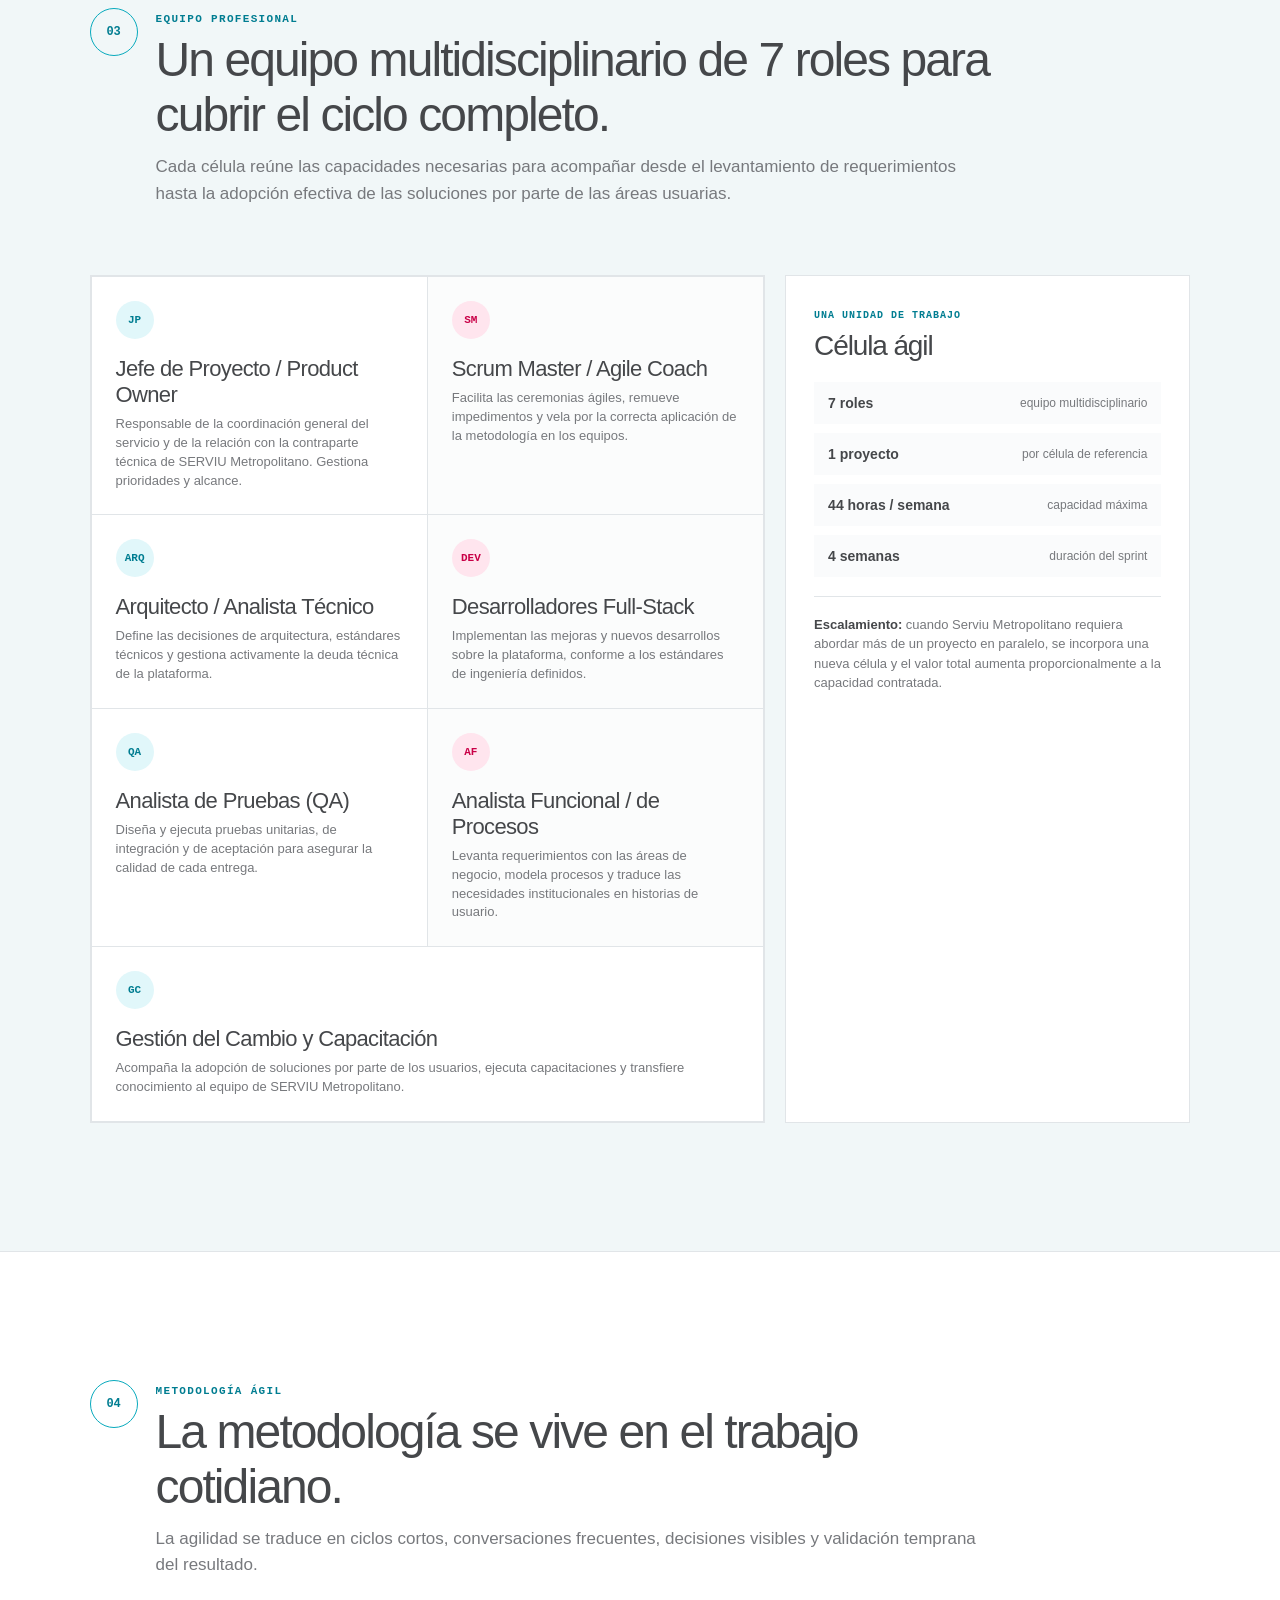
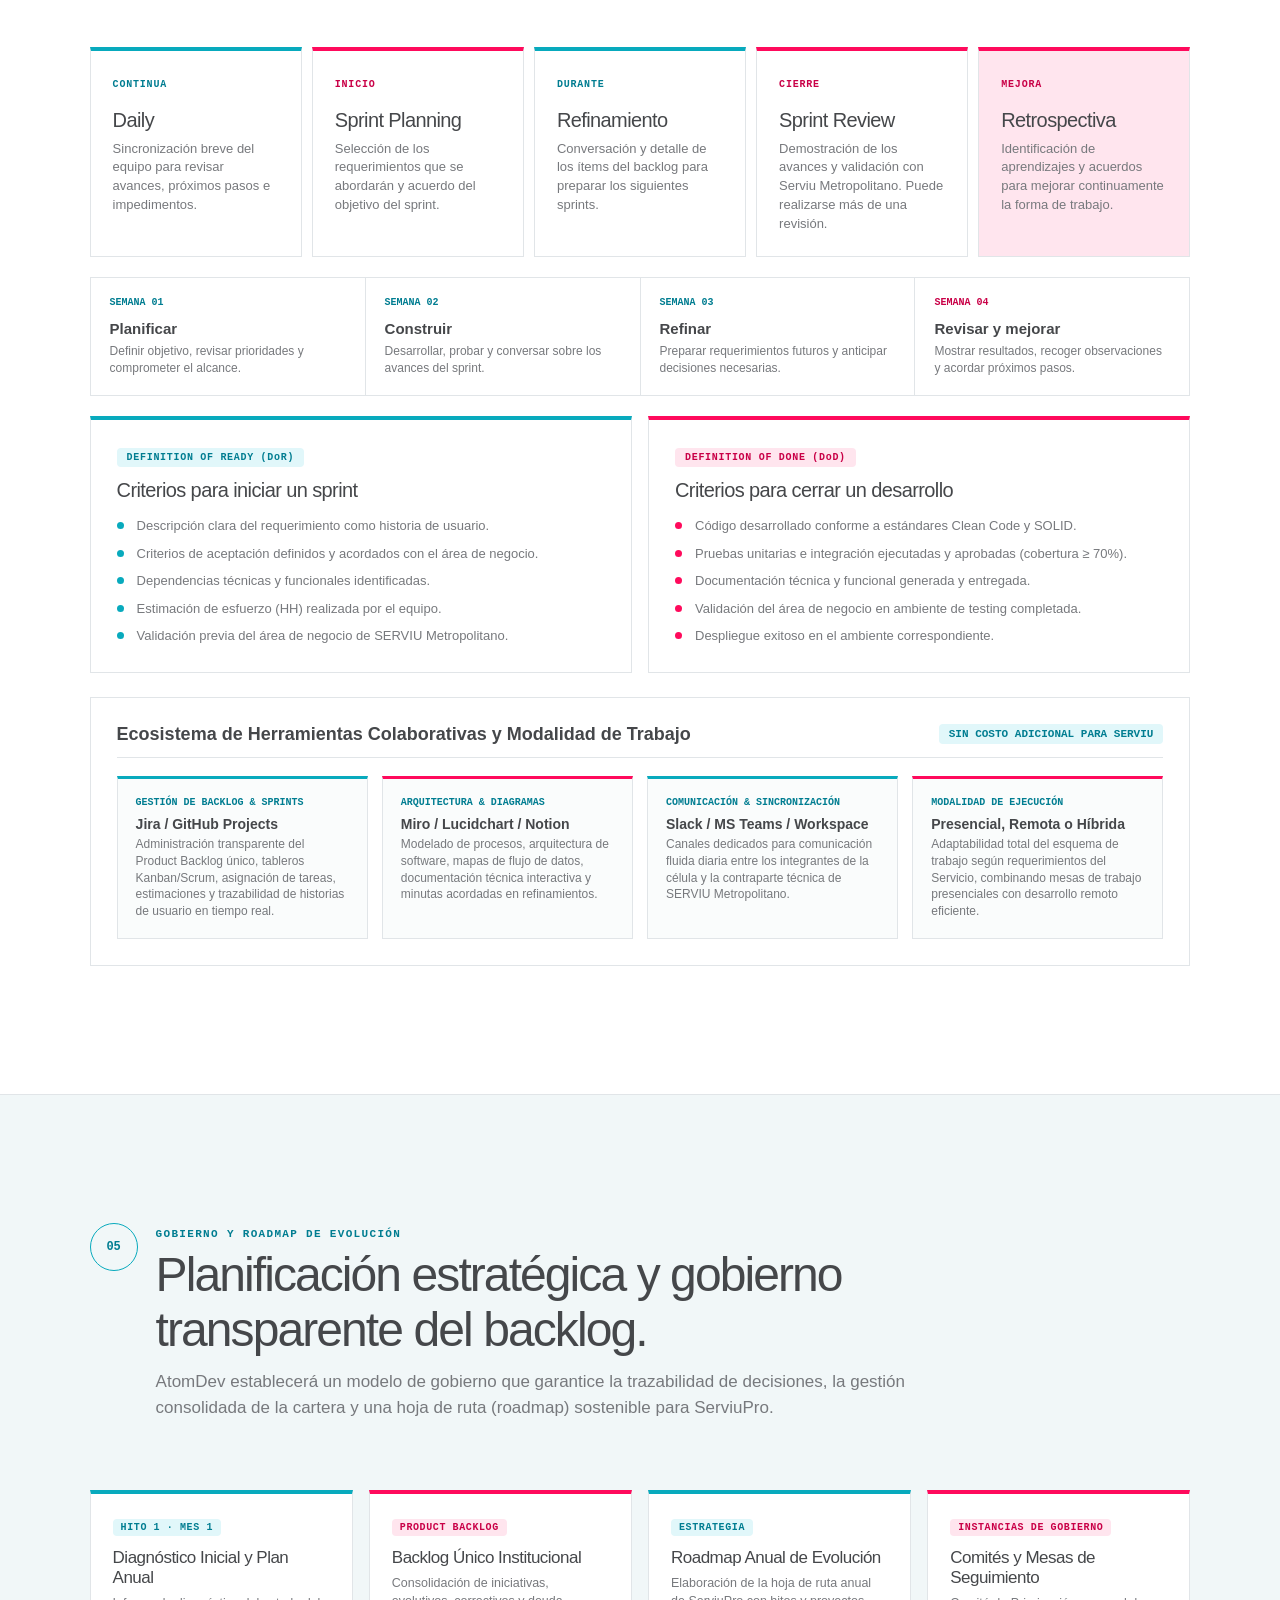
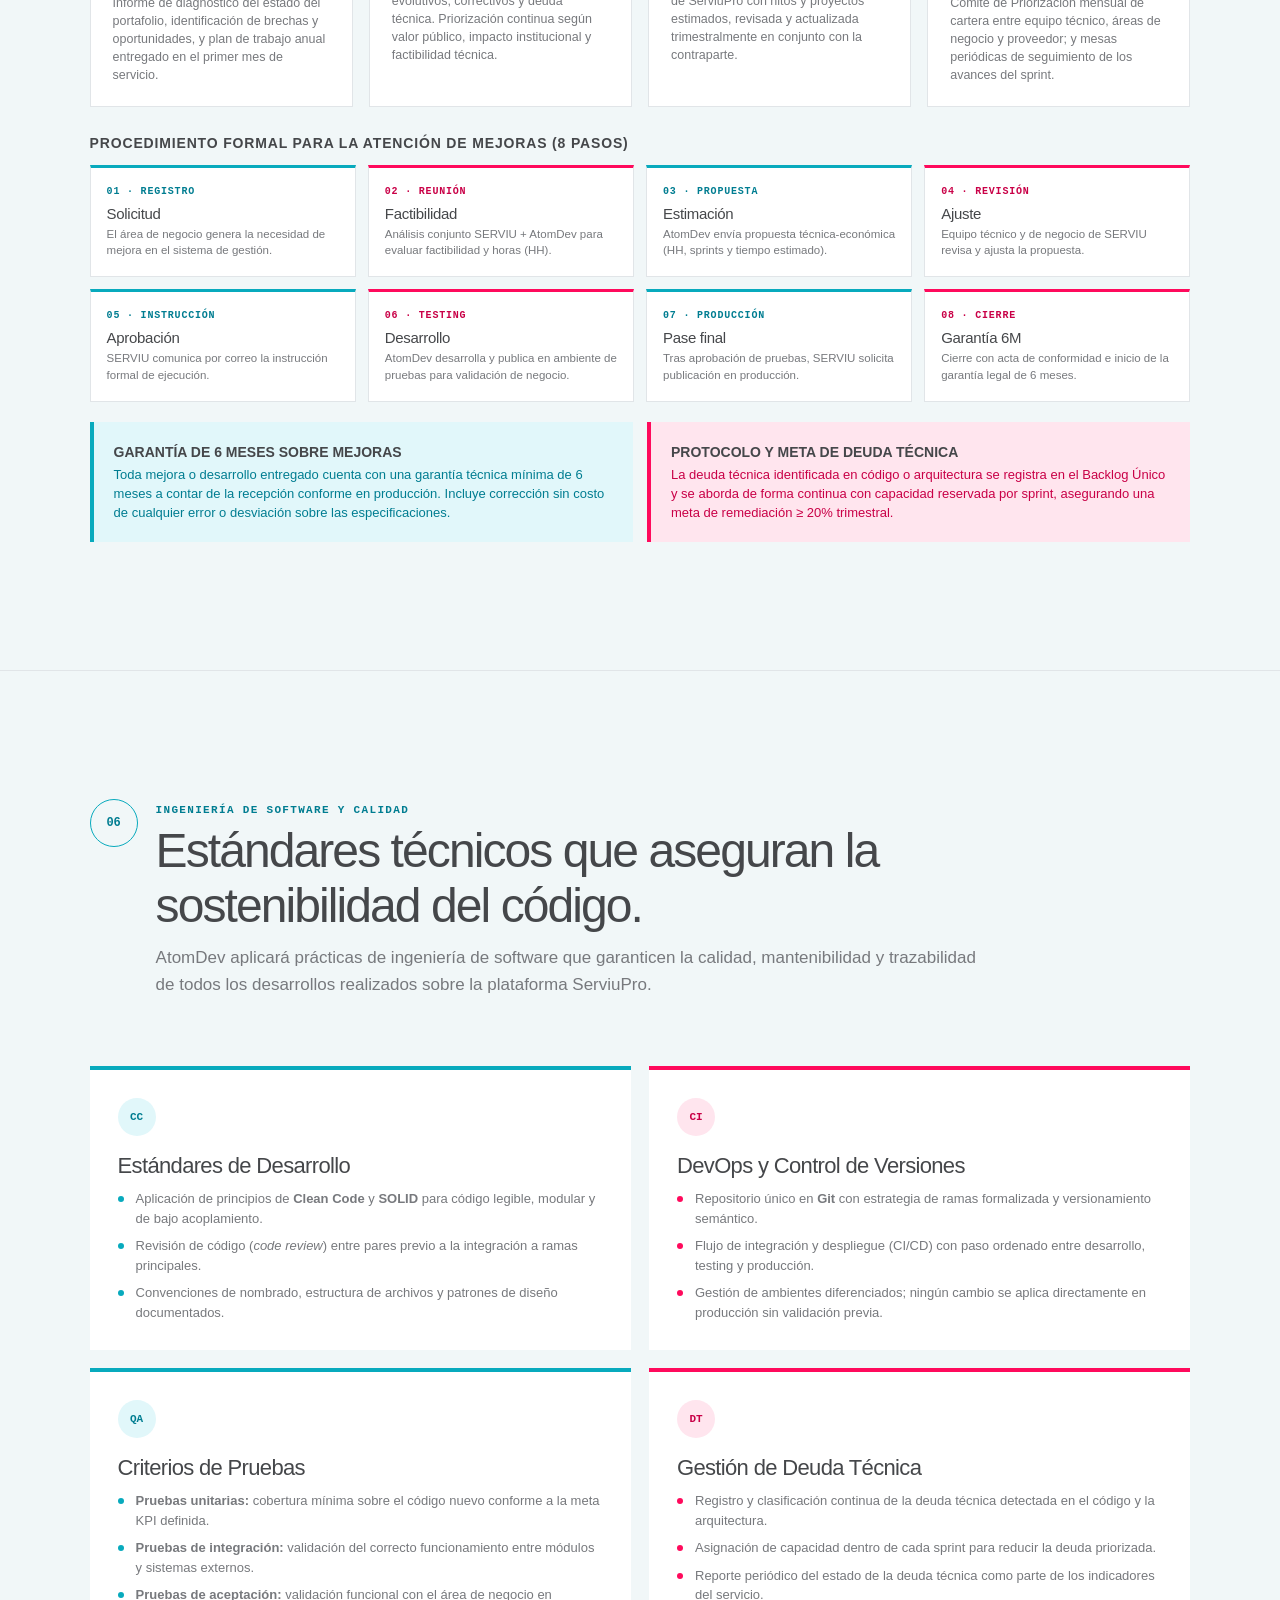
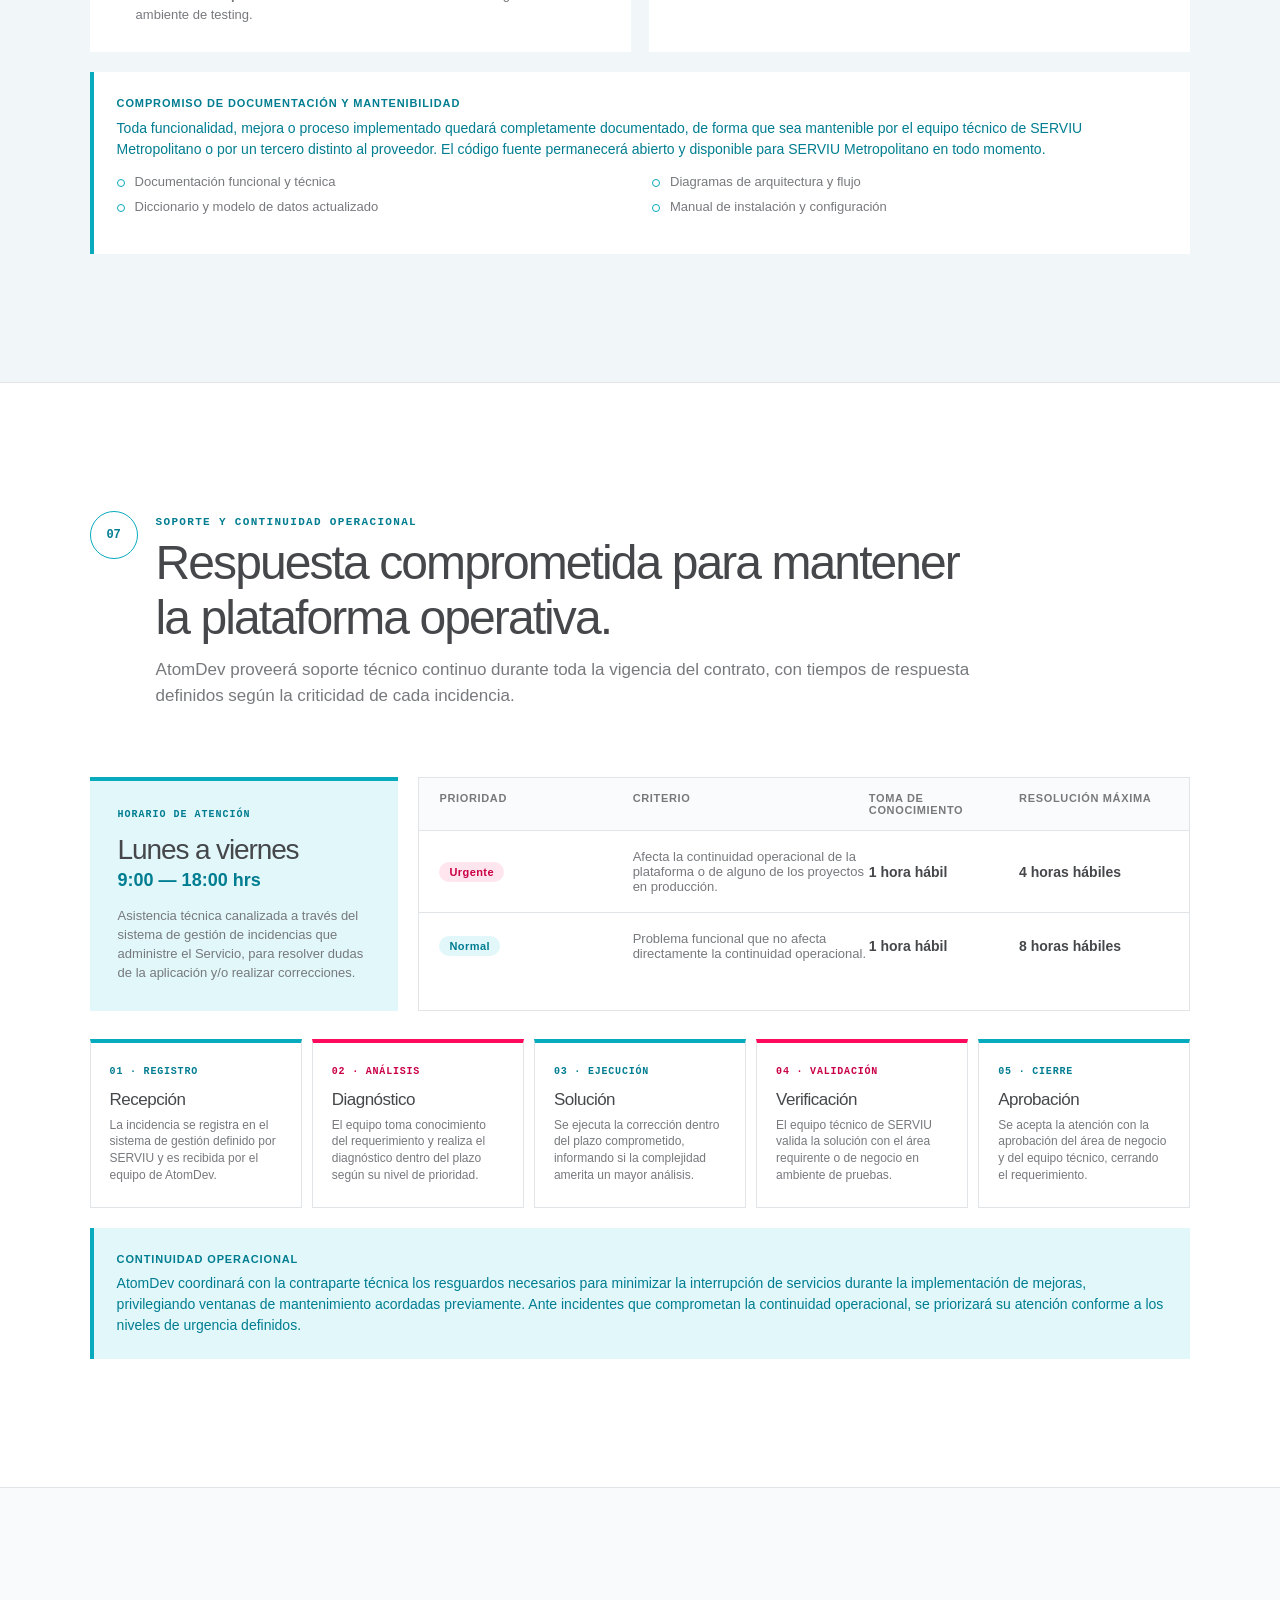
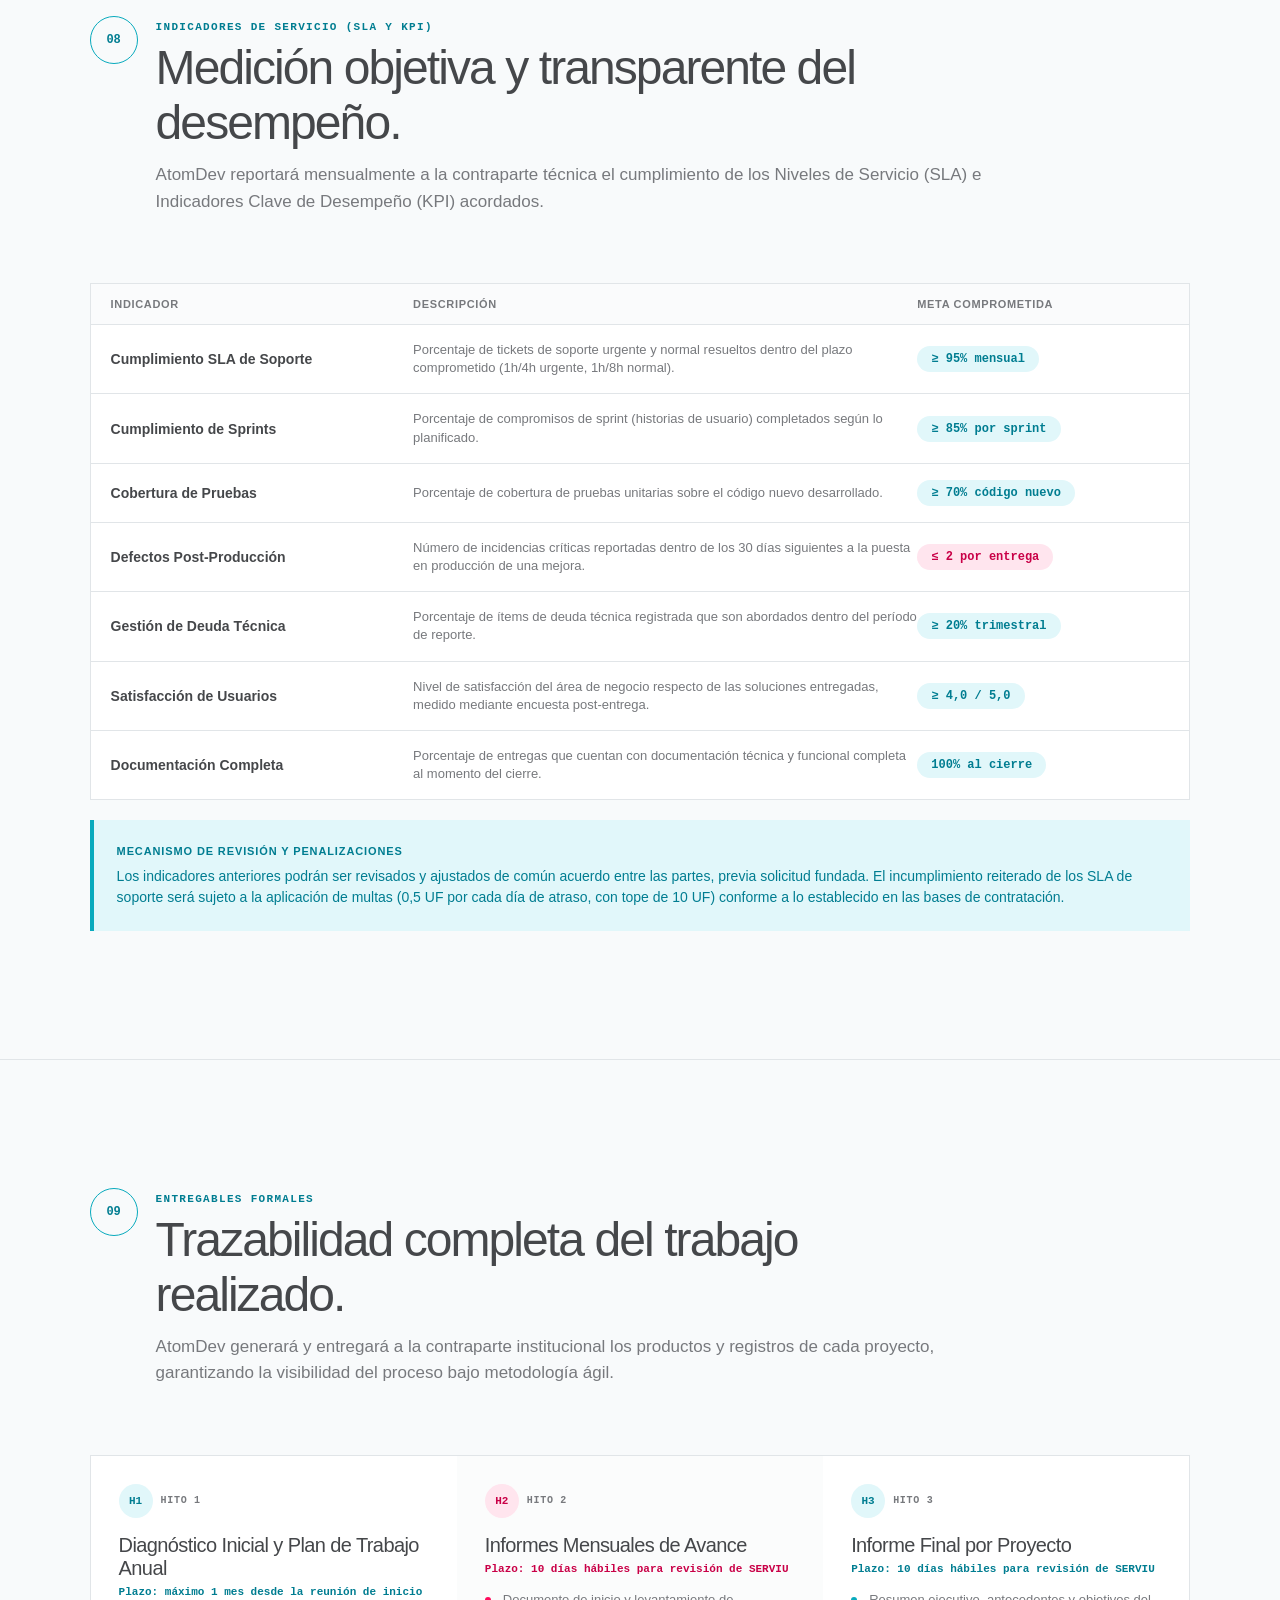
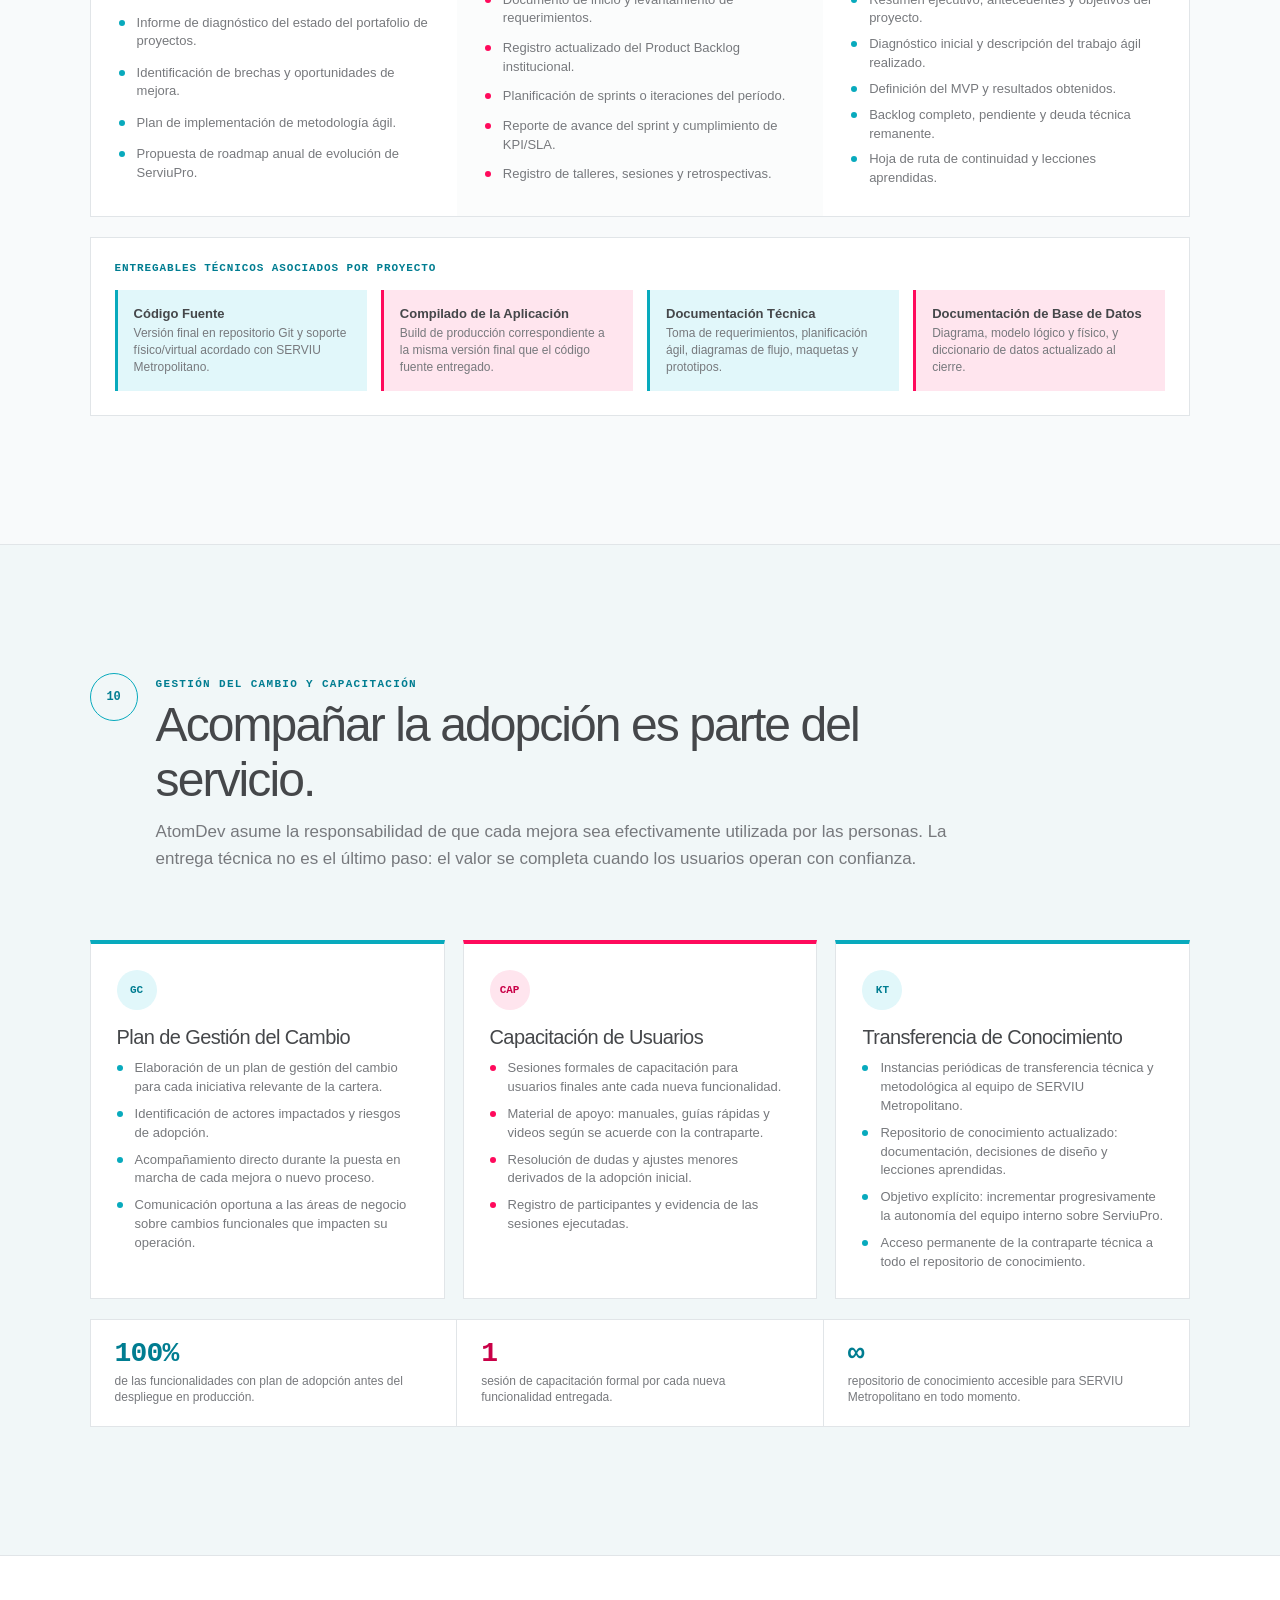
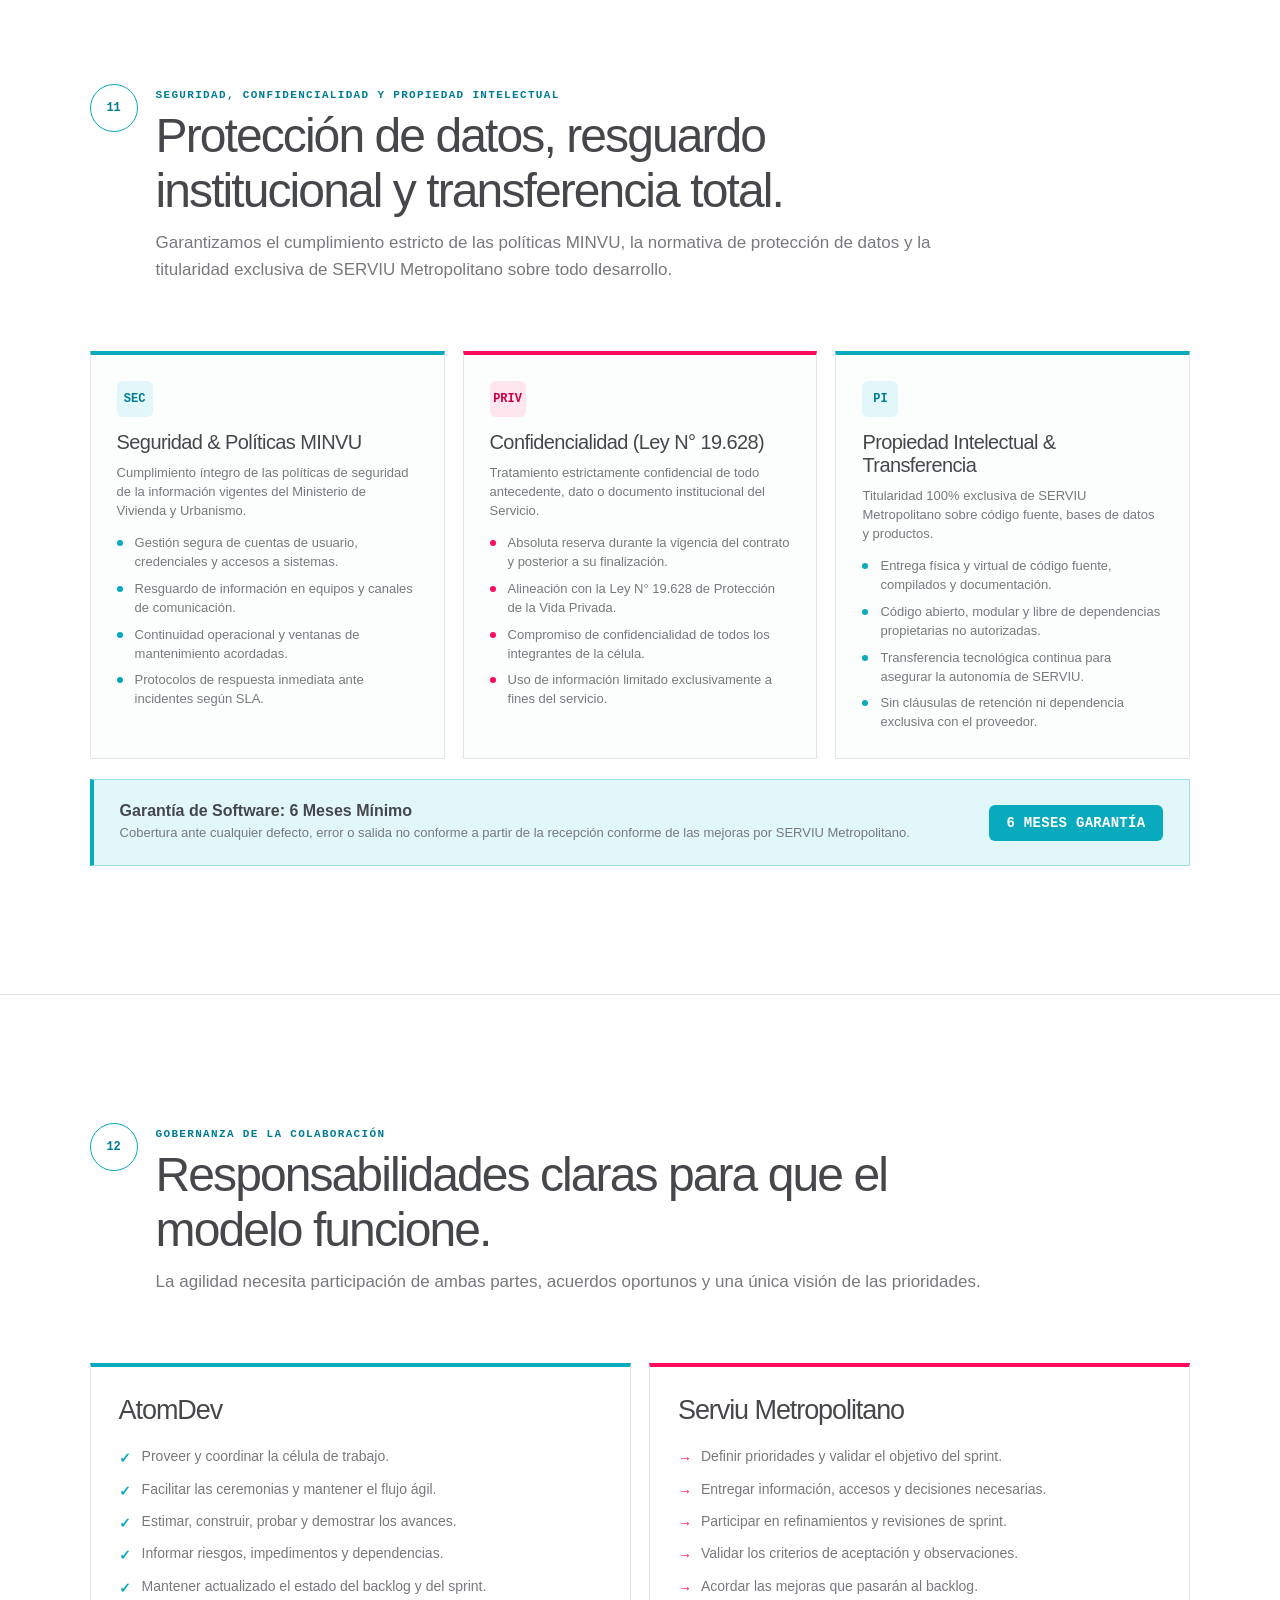
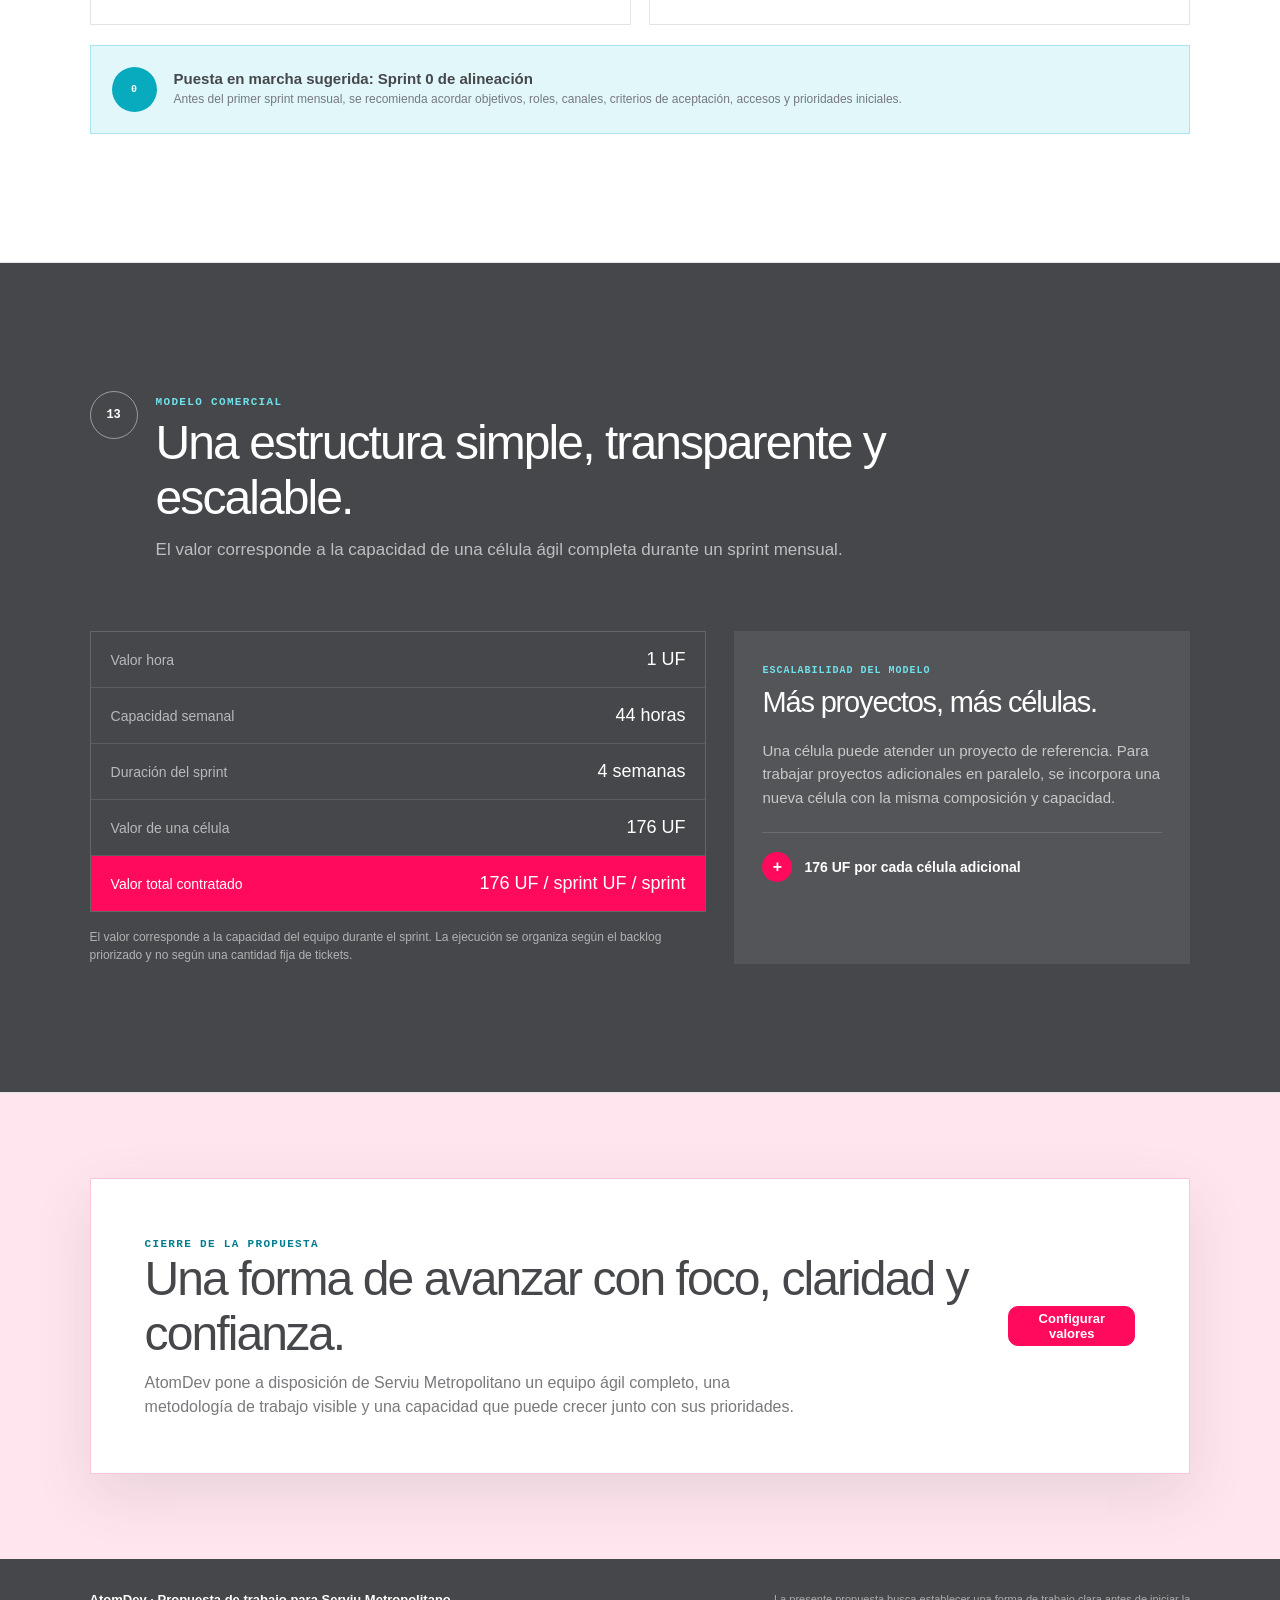
<file: propuesta-trabajo-atomdev-serviu-2026-html copy/index.html>
<!doctype html>
<html lang="es">
<head>
  <meta charset="utf-8">
  <meta name="viewport" content="width=device-width, initial-scale=1">
  <meta name="description" content="Propuesta de trabajo y modelo de colaboración ágil entre AtomDev y Serviu Metropolitano.">
  <title>Propuesta de trabajo · AtomDev + Serviu Metropolitano</title>
  <style>
    :root {
      --ink: #5f6062;
      --ink-deep: #45474a;
      --ink-soft: #77797d;
      --paper: #fafbfc;
      --surface: #fff;
      --line: #e1e5e8;
      --teal: #08aabd;
      --teal-dark: #007d91;
      --teal-light: #e1f7fa;
      --pink: #ff0a5c;
      --pink-dark: #c90047;
      --pink-light: #ffe5ee;
      --shadow: 0 20px 55px rgba(75, 76, 78, .12);
      --mono: ui-monospace, SFMono-Regular, Menlo, Consolas, monospace;
    }

    * { box-sizing: border-box; }
    html { scroll-behavior: smooth; }
    body { margin: 0; background: var(--paper); color: var(--ink); font-family: Calibri, "Segoe UI", Arial, sans-serif; -webkit-font-smoothing: antialiased; }
    button, input { font: inherit; }
    button { color: inherit; }
    button:focus-visible, a:focus-visible, input:focus-visible { outline: 3px solid rgba(8, 170, 189, .24); outline-offset: 3px; }
    .site-shell { min-height: 100vh; overflow: hidden; }
    .topbar { position: sticky; z-index: 50; top: 0; display: flex; align-items: center; justify-content: space-between; min-height: 76px; padding: 12px clamp(22px, 5vw, 76px); border-bottom: 1px solid rgba(225,229,232,.9); background: rgba(250,251,252,.94); backdrop-filter: blur(16px); }
    .brand { display: flex; align-items: center; gap: 12px; color: var(--ink); text-decoration: none; }
    .brand-mark { display: grid; width: 46px; height: 46px; place-items: center; }
    .brand-mark svg { display: block; width: 46px; height: 46px; }
    .brand strong, .brand small { display: block; }
    .brand strong { font-size: 20px; font-weight: 600; letter-spacing: -.03em; }
    .brand small { margin-top: 1px; color: var(--ink-soft); font-size: 12px; }
    .top-actions, .top-nav { display: flex; align-items: center; gap: 8px; }
    .top-nav { margin-right: 10px; }
    .top-nav a { padding: 8px 9px; color: var(--ink-soft); font-size: 12px; text-decoration: none; }
    .top-nav a:hover { color: var(--teal-dark); }
    .button { min-height: 40px; padding: 0 16px; border: 1px solid var(--line); border-radius: 10px; background: var(--surface); cursor: pointer; font-size: 13px; font-weight: 600; transition: transform 160ms ease, border-color 160ms ease, background 160ms ease, color 160ms ease; }
    .button:hover { transform: translateY(-1px); border-color: #b9c1c5; }
    .button-primary { border-color: var(--teal); background: var(--teal); color: #fff; }
    .button-primary:hover { border-color: var(--teal-dark); background: var(--teal-dark); }
    .button-pink { border-color: var(--pink); background: var(--pink); color: #fff; }
    .button-pink:hover { border-color: var(--pink-dark); background: var(--pink-dark); }
    .button-ghost { border-color: transparent; background: transparent; }
    .button-small { min-height: 36px; padding-inline: 13px; font-size: 12px; }

    .hero { position: relative; display: grid; grid-template-columns: minmax(0,1.32fr) minmax(300px,.68fr); gap: clamp(36px,8vw,105px); align-items: end; min-height: 640px; padding: clamp(82px,11vw,145px) clamp(22px,7vw,108px) clamp(72px,9vw,110px); background: radial-gradient(circle at 84% 19%, rgba(255,10,92,.12), transparent 28%), radial-gradient(circle at 10% 86%, rgba(8,170,189,.12), transparent 33%), var(--paper); }
    .hero::before { position: absolute; top: 65px; right: 7vw; width: 170px; height: 170px; border: 1px solid rgba(8,170,189,.2); border-radius: 50%; content: ""; }
    .hero::after { position: absolute; top: 108px; right: calc(7vw + 42px); width: 82px; height: 82px; border-radius: 50%; background: rgba(255,10,92,.12); content: ""; }
    .hero-copy, .hero-summary { position: relative; z-index: 1; }
    .hero-copy { max-width: 890px; }
    .eyebrow, .section-kicker { color: var(--teal-dark); font-family: var(--mono); font-size: 11px; font-weight: 700; letter-spacing: .12em; }
    .hero h1 { max-width: 900px; margin: 18px 0 24px; color: var(--ink-deep); font-size: clamp(46px,6.5vw,86px); font-weight: 500; letter-spacing: -.055em; line-height: .97; }
    .hero-copy > p { max-width: 740px; margin: 0; color: var(--ink-soft); font-size: clamp(19px,2vw,25px); line-height: 1.48; }
    .hero-tags { display: flex; flex-wrap: wrap; gap: 8px; margin-top: 30px; }
    .hero-tags span { padding: 9px 12px; border: 1px solid rgba(8,170,189,.25); border-radius: 999px; background: rgba(255,255,255,.72); color: var(--teal-dark); font-size: 12px; font-weight: 600; }
    .hero-summary { padding: 28px; border-top: 4px solid var(--pink); background: var(--surface); box-shadow: var(--shadow); }
    .hero-summary > span, .hero-summary > small { display: block; color: var(--ink-soft); font-size: 12px; letter-spacing: .07em; text-transform: uppercase; }
    .hero-summary h2 { margin: 12px 0 2px; color: var(--ink-deep); font-size: clamp(30px,4vw,52px); font-weight: 500; letter-spacing: -.05em; line-height: 1; }
    .hero-summary h2 span { color: var(--pink); }
    .hero-rule { height: 1px; margin: 22px 0; background: var(--line); }
    .hero-summary p { margin: 0; color: var(--ink-soft); font-size: 14px; line-height: 1.55; }
    .hero-summary strong { color: var(--ink-deep); }

    .settings-panel { display: none; margin: 0 clamp(22px,7vw,108px) 30px; padding: clamp(26px,4vw,42px); border: 1px solid var(--line); background: var(--surface); box-shadow: 0 14px 40px rgba(75,76,78,.07); }
    .settings-panel.visible { display: block; }
    .settings-heading { display: flex; align-items: flex-start; justify-content: space-between; gap: 28px; }
    .settings-heading h2 { margin: 6px 0 0; color: var(--ink-deep); font-size: clamp(28px,3.5vw,44px); font-weight: 500; letter-spacing: -.035em; }
    .text-button { padding: 8px 0; border: 0; background: transparent; color: var(--teal-dark); cursor: pointer; font-size: 13px; font-weight: 600; }
    .settings-grid { display: grid; grid-template-columns: repeat(4,minmax(0,1fr)); gap: 18px; margin-top: 28px; }
    .settings-grid label > span { display: block; margin-bottom: 8px; color: var(--ink-soft); font-size: 13px; font-weight: 600; }
    .input-unit { display: flex; align-items: center; min-height: 50px; padding: 0 14px; border: 1px solid var(--line); border-radius: 10px; background: var(--paper); }
    .input-unit:focus-within { border-color: var(--teal); box-shadow: 0 0 0 3px rgba(8,170,189,.1); }
    .input-unit input { width: 100%; min-width: 0; border: 0; outline: 0; background: transparent; color: var(--ink-deep); font-size: 17px; font-weight: 600; }
    .input-unit b { flex: none; color: var(--ink-soft); font-size: 12px; font-weight: 500; }
    .settings-result { display: grid; grid-template-columns: repeat(2,minmax(0,1fr)); gap: 10px; margin-top: 24px; }
    .settings-result div { padding: 16px; background: var(--teal-light); }
    .settings-result div:last-child { background: var(--pink-light); }
    .settings-result small, .settings-result strong { display: block; }
    .settings-result small { color: var(--ink-soft); font-size: 11px; letter-spacing: .06em; text-transform: uppercase; }
    .settings-result strong { margin-top: 6px; color: var(--ink-deep); font-size: 25px; font-weight: 500; }

    .content-section { padding: clamp(76px,10vw,132px) clamp(22px,7vw,108px); border-top: 1px solid var(--line); }
    .section-heading { display: flex; align-items: flex-start; gap: 18px; max-width: 900px; margin-bottom: clamp(40px,6vw,68px); }
    .section-number { display: grid; flex: none; width: 48px; height: 48px; place-items: center; border: 1px solid var(--teal); border-radius: 50%; color: var(--teal-dark); font-family: var(--mono); font-size: 12px; font-weight: 700; }
    .section-heading h2 { margin: 6px 0 0; color: var(--ink-deep); font-size: clamp(30px,4vw,48px); font-weight: 500; letter-spacing: -.04em; }
    .section-heading p { margin: 12px 0 0; color: var(--ink-soft); font-size: 17px; line-height: 1.55; }
    .intro-grid { display: grid; grid-template-columns: minmax(0,1.2fr) minmax(300px,.8fr); gap: clamp(28px,7vw,88px); align-items: start; }
    .intro-copy { max-width: 760px; }
    .intro-copy p { margin: 0 0 18px; color: var(--ink-soft); font-size: 20px; line-height: 1.6; }
    .intro-copy strong { color: var(--ink-deep); }
    .formal-note { padding: 23px; border-left: 4px solid var(--teal); background: var(--teal-light); color: var(--teal-dark); font-size: 14px; line-height: 1.5; }
    .formal-note strong { display: block; margin-bottom: 6px; color: var(--teal-dark); font-size: 11px; letter-spacing: .08em; text-transform: uppercase; }
    .value-points { display: grid; gap: 10px; }
    .value-point { display: flex; gap: 13px; padding: 18px; border: 1px solid var(--line); background: var(--surface); }
    .value-point i { display: grid; flex: none; width: 29px; height: 29px; place-items: center; border-radius: 50%; background: var(--pink-light); color: var(--pink-dark); font-style: normal; font-weight: 700; }
    .value-point strong, .value-point small { display: block; }
    .value-point strong { color: var(--ink-deep); font-size: 14px; }
    .value-point small { margin-top: 3px; color: var(--ink-soft); font-size: 12px; line-height: 1.35; }

    .alcance-section { background: var(--surface); }
    .alcance-grid { display: grid; grid-template-columns: repeat(3,minmax(0,1fr)); gap: 1px; padding: 1px; border: 1px solid var(--line); background: var(--line); }
    .alcance-card { padding: 24px; background: var(--surface); }
    .alcance-card:nth-child(2n) { background: #fbfcfc; }
    .alcance-num { display: inline-grid; width: 28px; height: 28px; place-items: center; border-radius: 50%; background: var(--teal-light); color: var(--teal-dark); font-family: var(--mono); font-size: 10px; font-weight: 700; }
    .alcance-card:nth-child(2n) .alcance-num { background: var(--pink-light); color: var(--pink-dark); }
    .alcance-card h3 { margin: 14px 0 7px; color: var(--ink-deep); font-size: 18px; font-weight: 500; letter-spacing: -.03em; }
    .alcance-card p { margin: 0; color: var(--ink-soft); font-size: 13px; line-height: 1.45; }
    .alcance-exclusion { margin-top: 20px; padding: 23px; border-left: 4px solid var(--pink); background: var(--pink-light); color: var(--pink-dark); font-size: 14px; line-height: 1.5; }
    .alcance-exclusion strong { display: block; margin-bottom: 6px; color: var(--pink-dark); font-size: 11px; letter-spacing: .08em; text-transform: uppercase; }

    .cell-section { background: #f1f7f8; }
    .cell-layout { display: grid; grid-template-columns: minmax(0,1.25fr) minmax(300px,.75fr); gap: 20px; }
    .role-grid { display: grid; grid-template-columns: repeat(2,minmax(0,1fr)); gap: 1px; padding: 1px; border: 1px solid var(--line); background: var(--line); }
    .role-card { padding: 24px; background: var(--surface); }
    .role-card:nth-child(2n) { background: #fbfcfc; }
    .role-icon { display: grid; width: 38px; height: 38px; place-items: center; border-radius: 50%; background: var(--teal-light); color: var(--teal-dark); font-family: var(--mono); font-size: 11px; font-weight: 700; }
    .role-card:nth-child(2n) .role-icon { background: var(--pink-light); color: var(--pink-dark); }
    .role-card h3 { margin: 17px 0 7px; color: var(--ink-deep); font-size: 22px; font-weight: 500; letter-spacing: -.03em; }
    .role-card p { margin: 0; color: var(--ink-soft); font-size: 13px; line-height: 1.45; }
    .role-card:last-child:nth-child(odd) { grid-column: 1 / -1; }
    .cell-aside { padding: 28px; border: 1px solid var(--line); background: var(--surface); }
    .cell-aside > span { color: var(--teal-dark); font-family: var(--mono); font-size: 10px; font-weight: 700; letter-spacing: .1em; }
    .cell-aside h3 { margin: 8px 0 20px; color: var(--ink-deep); font-size: 28px; font-weight: 500; letter-spacing: -.04em; }
    .cell-flow { display: grid; gap: 9px; }
    .cell-flow div { display: flex; align-items: center; justify-content: space-between; gap: 14px; padding: 13px 14px; background: var(--paper); }
    .cell-flow strong { color: var(--ink-deep); font-size: 14px; }
    .cell-flow span { color: var(--ink-soft); font-size: 12px; text-align: right; }
    .cell-note { margin: 19px 0 0; padding-top: 18px; border-top: 1px solid var(--line); color: var(--ink-soft); font-size: 13px; line-height: 1.5; }
    .cell-note strong { color: var(--ink-deep); }

    .method-section { background: var(--surface); }
    .ceremony-grid { display: grid; grid-template-columns: repeat(5,minmax(0,1fr)); gap: 10px; }
    .ceremony-card { min-height: 210px; padding: 22px; border: 1px solid var(--line); border-top: 4px solid var(--teal); background: var(--surface); }
    .ceremony-card:nth-child(2n) { border-top-color: var(--pink); }
    .ceremony-card:last-child { border-top-color: var(--pink); background: var(--pink-light); }
    .ceremony-card > span { color: var(--teal-dark); font-family: var(--mono); font-size: 10px; font-weight: 700; letter-spacing: .08em; }
    .ceremony-card:nth-child(2n) > span, .ceremony-card:last-child > span { color: var(--pink-dark); }
    .ceremony-card h3 { margin: 18px 0 8px; color: var(--ink-deep); font-size: 20px; font-weight: 500; letter-spacing: -.03em; }
    .ceremony-card p { margin: 0; color: var(--ink-soft); font-size: 13px; line-height: 1.45; }
    .monthly-cycle { display: grid; grid-template-columns: repeat(4,minmax(0,1fr)); gap: 1px; margin-top: 20px; padding: 1px; background: var(--line); }
    .cycle-step { padding: 19px; background: var(--surface); }
    .cycle-step strong, .cycle-step small { display: block; }
    .cycle-step strong { color: var(--ink-deep); font-size: 15px; }
    .cycle-step small { margin-top: 6px; color: var(--ink-soft); font-size: 12px; line-height: 1.4; }
    .cycle-step b { display: block; margin-bottom: 12px; color: var(--teal-dark); font-family: var(--mono); font-size: 10px; }
    .cycle-step:nth-child(4) b { color: var(--pink-dark); }

    .dor-dod { display: grid; grid-template-columns: repeat(2,minmax(0,1fr)); gap: 16px; margin-top: 20px; }
    .dor-card { padding: 26px; border: 1px solid var(--line); border-top: 4px solid var(--teal); background: var(--surface); }
    .dor-card.dod { border-top-color: var(--pink); }
    .dor-label { display: inline-block; margin-bottom: 12px; padding: 4px 10px; border-radius: 4px; background: var(--teal-light); color: var(--teal-dark); font-family: var(--mono); font-size: 10px; font-weight: 700; letter-spacing: .07em; }
    .dor-card.dod .dor-label { background: var(--pink-light); color: var(--pink-dark); }
    .dor-card h3 { margin: 0 0 14px; color: var(--ink-deep); font-size: 20px; font-weight: 500; letter-spacing: -.03em; }
    .dor-list { margin: 0; padding: 0; list-style: none; display: grid; gap: 8px; }
    .dor-list li { position: relative; padding-left: 20px; color: var(--ink-soft); font-size: 13px; line-height: 1.5; }
    .dor-list li::before { position: absolute; left: 0; top: 6px; width: 7px; height: 7px; border-radius: 50%; background: var(--teal); content: ""; }
    .dor-card.dod .dor-list li::before { background: var(--pink); }

    .backlog-section { background: #f1f7f8; }
    .backlog-flow { display: grid; grid-template-columns: repeat(5,minmax(0,1fr)); gap: 10px; }
    .backlog-step { position: relative; padding: 23px 19px; border: 1px solid var(--line); background: var(--surface); }
    .backlog-step:not(:last-child)::after { position: absolute; top: 50%; right: -10px; z-index: 2; width: 18px; height: 18px; border-top: 1px solid var(--teal); border-right: 1px solid var(--teal); background: #f1f7f8; content: ""; transform: translateY(-50%) rotate(45deg); }
    .backlog-step b { display: block; color: var(--teal-dark); font-family: var(--mono); font-size: 10px; letter-spacing: .08em; }
    .backlog-step h3 { margin: 13px 0 7px; color: var(--ink-deep); font-size: 19px; font-weight: 500; letter-spacing: -.03em; }
    .backlog-step p { margin: 0; color: var(--ink-soft); font-size: 12px; line-height: 1.4; }
    .change-rules { display: grid; grid-template-columns: repeat(2,minmax(0,1fr)); gap: 14px; margin-top: 20px; }
    .change-rule { padding: 22px; border-left: 4px solid var(--teal); background: var(--surface); }
    .change-rule.improvement { border-left-color: var(--pink); background: var(--pink-light); }
    .change-rule strong, .change-rule p { display: block; }
    .change-rule strong { color: var(--ink-deep); font-size: 16px; }
    .change-rule p { margin: 7px 0 0; color: var(--ink-soft); font-size: 13px; line-height: 1.45; }

    .soporte-section { background: var(--surface); }
    .soporte-top { display: grid; grid-template-columns: minmax(240px,.4fr) minmax(0,1fr); gap: 20px; }
    .soporte-schedule { padding: 28px; border-top: 4px solid var(--teal); background: var(--teal-light); }
    .soporte-schedule b { display: block; color: var(--teal-dark); font-family: var(--mono); font-size: 10px; letter-spacing: .1em; }
    .soporte-schedule h3 { margin: 14px 0 4px; color: var(--ink-deep); font-size: 28px; font-weight: 500; letter-spacing: -.04em; }
    .soporte-schedule span { display: block; color: var(--teal-dark); font-size: 18px; font-weight: 600; }
    .soporte-schedule p { margin: 16px 0 0; color: var(--ink-soft); font-size: 13px; line-height: 1.45; }
    .soporte-sla { border: 1px solid var(--line); background: var(--surface); }
    .soporte-sla-header { display: grid; grid-template-columns: .9fr 1.1fr .7fr .7fr; padding: 14px 20px; background: var(--paper); border-bottom: 1px solid var(--line); }
    .soporte-sla-header span { color: var(--ink-soft); font-size: 11px; font-weight: 600; letter-spacing: .06em; text-transform: uppercase; }
    .soporte-sla-row { display: grid; grid-template-columns: .9fr 1.1fr .7fr .7fr; align-items: center; padding: 18px 20px; border-bottom: 1px solid var(--line); }
    .soporte-sla-row:last-child { border-bottom: 0; }
    .soporte-sla-row strong { color: var(--ink-deep); font-size: 15px; font-weight: 600; }
    .soporte-sla-row span { color: var(--ink-soft); font-size: 13px; }
    .soporte-sla-row .sla-badge { display: inline-block; padding: 4px 10px; border-radius: 999px; font-size: 11px; font-weight: 700; letter-spacing: .04em; }
    .sla-badge.urgente { background: var(--pink-light); color: var(--pink-dark); }
    .sla-badge.normal { background: var(--teal-light); color: var(--teal-dark); }
    .soporte-sla-row em { font-style: normal; color: var(--ink-deep); font-size: 14px; font-weight: 600; }
    .soporte-flow { display: grid; grid-template-columns: repeat(5,minmax(0,1fr)); gap: 10px; margin-top: 28px; }
    .soporte-step { position: relative; padding: 23px 19px; border: 1px solid var(--line); border-top: 4px solid var(--teal); background: var(--surface); }
    .soporte-step:nth-child(2n) { border-top-color: var(--pink); }
    .soporte-step b { display: block; color: var(--teal-dark); font-family: var(--mono); font-size: 10px; letter-spacing: .08em; }
    .soporte-step:nth-child(2n) b { color: var(--pink-dark); }
    .soporte-step h3 { margin: 13px 0 7px; color: var(--ink-deep); font-size: 17px; font-weight: 500; letter-spacing: -.03em; }
    .soporte-step p { margin: 0; color: var(--ink-soft); font-size: 12px; line-height: 1.4; }
    .soporte-continuidad { margin-top: 20px; padding: 23px; border-left: 4px solid var(--teal); background: var(--teal-light); color: var(--teal-dark); font-size: 14px; line-height: 1.5; }
    .soporte-continuidad strong { display: block; margin-bottom: 6px; color: var(--teal-dark); font-size: 11px; letter-spacing: .08em; text-transform: uppercase; }

    .ingenieria-section { background: #f1f7f8; }
    .ingenieria-grid { display: grid; grid-template-columns: repeat(2,minmax(0,1fr)); gap: 18px; }
    .ingenieria-card { padding: 28px; border-top: 4px solid var(--teal); background: var(--surface); }
    .ingenieria-card:nth-child(2n) { border-top-color: var(--pink); }
    .ingenieria-icon { display: grid; width: 38px; height: 38px; place-items: center; border-radius: 50%; background: var(--teal-light); color: var(--teal-dark); font-family: var(--mono); font-size: 11px; font-weight: 700; }
    .ingenieria-card:nth-child(2n) .ingenieria-icon { background: var(--pink-light); color: var(--pink-dark); }
    .ingenieria-card h3 { margin: 17px 0 10px; color: var(--ink-deep); font-size: 22px; font-weight: 500; letter-spacing: -.03em; }
    .ingenieria-card ul { margin: 0; padding: 0; list-style: none; display: grid; gap: 8px; }
    .ingenieria-card li { position: relative; padding-left: 18px; color: var(--ink-soft); font-size: 13px; line-height: 1.5; }
    .ingenieria-card li::before { position: absolute; left: 0; top: 7px; width: 6px; height: 6px; border-radius: 50%; background: var(--teal); content: ""; }
    .ingenieria-card:nth-child(2n) li::before { background: var(--pink); }
    .ingenieria-doc { margin-top: 20px; padding: 23px; border-left: 4px solid var(--teal); background: var(--surface); color: var(--teal-dark); font-size: 14px; line-height: 1.5; }
    .ingenieria-doc strong { display: block; margin-bottom: 6px; color: var(--teal-dark); font-size: 11px; letter-spacing: .08em; text-transform: uppercase; }
    .ingenieria-doc-list { display: grid; grid-template-columns: repeat(2,minmax(0,1fr)); gap: 6px 20px; margin-top: 12px; padding: 0; list-style: none; }
    .ingenieria-doc-list li { padding-left: 18px; position: relative; color: var(--ink-soft); font-size: 13px; line-height: 1.5; }
    .ingenieria-doc-list li::before { position: absolute; left: 0; top: 7px; width: 6px; height: 6px; border: 1.5px solid var(--teal); border-radius: 50%; content: ""; }

    .gobierno-grid { display: grid; grid-template-columns: repeat(4,minmax(0,1fr)); gap: 16px; margin-bottom: 24px; }
    .gobierno-card { padding: 22px; border: 1px solid var(--line); border-top: 4px solid var(--teal); background: var(--surface); }
    .gobierno-card:nth-child(2n) { border-top-color: var(--pink); }
    .gobierno-tag { display: inline-block; padding: 3px 8px; border-radius: 4px; background: var(--teal-light); color: var(--teal-dark); font-family: var(--mono); font-size: 10px; font-weight: 700; letter-spacing: .06em; }
    .gobierno-card:nth-child(2n) .gobierno-tag { background: var(--pink-light); color: var(--pink-dark); }
    .gobierno-card h3 { margin: 12px 0 6px; color: var(--ink-deep); font-size: 17px; font-weight: 500; letter-spacing: -.03em; }
    .gobierno-card p { margin: 0; color: var(--ink-soft); font-size: 12.5px; line-height: 1.45; }

    .mejoras-heading { margin-top: 28px; margin-bottom: 14px; color: var(--ink-deep); font-size: 14px; font-weight: 700; letter-spacing: .06em; text-transform: uppercase; }
    .mejoras-grid { display: grid; grid-template-columns: repeat(4,minmax(0,1fr)); gap: 12px; }
    .mejoras-step { position: relative; padding: 18px 16px; border: 1px solid var(--line); border-top: 3px solid var(--teal); background: var(--surface); }
    .mejoras-step:nth-child(2n) { border-top-color: var(--pink); }
    .mejoras-step b { display: block; color: var(--teal-dark); font-family: var(--mono); font-size: 10px; letter-spacing: .08em; }
    .mejoras-step:nth-child(2n) b { color: var(--pink-dark); }
    .mejoras-step h3 { margin: 8px 0 4px; color: var(--ink-deep); font-size: 15px; font-weight: 500; letter-spacing: -.02em; }
    .mejoras-step p { margin: 0; color: var(--ink-soft); font-size: 11.5px; line-height: 1.4; }
    .mejoras-warranty { display: grid; grid-template-columns: repeat(2,minmax(0,1fr)); gap: 14px; margin-top: 20px; }
    .warranty-box { padding: 20px; border-left: 4px solid var(--teal); background: var(--teal-light); color: var(--teal-dark); font-size: 13px; line-height: 1.45; }
    .warranty-box.pink { border-left-color: var(--pink); background: var(--pink-light); color: var(--pink-dark); }
    .warranty-box strong { display: block; margin-bottom: 4px; color: var(--ink-deep); font-size: 14px; }

    .kpi-section { background: #f8fafb; }
    .kpi-table { border: 1px solid var(--line); background: var(--surface); margin-top: 20px; }
    .kpi-table-header { display: grid; grid-template-columns: 1.2fr 2fr 1fr; padding: 14px 20px; background: var(--paper); border-bottom: 1px solid var(--line); }
    .kpi-table-header span { color: var(--ink-soft); font-size: 11px; font-weight: 600; letter-spacing: .06em; text-transform: uppercase; }
    .kpi-table-row { display: grid; grid-template-columns: 1.2fr 2fr 1fr; align-items: center; padding: 16px 20px; border-bottom: 1px solid var(--line); }
    .kpi-table-row:last-child { border-bottom: 0; }
    .kpi-table-row strong { color: var(--ink-deep); font-size: 14px; font-weight: 600; }
    .kpi-table-row span { color: var(--ink-soft); font-size: 13px; line-height: 1.4; }
    .kpi-badge { display: inline-block; justify-self: start; padding: 6px 14px; border-radius: 999px; font-family: var(--mono); font-style: normal; font-size: 12px; font-weight: 700; }
    .kpi-badge.teal { background: var(--teal-light); color: var(--teal-dark); }
    .kpi-badge.pink { background: var(--pink-light); color: var(--pink-dark); }
    .kpi-note { margin-top: 20px; padding: 23px; border-left: 4px solid var(--teal); background: var(--teal-light); color: var(--teal-dark); font-size: 14px; line-height: 1.5; }
    .kpi-note strong { display: block; margin-bottom: 6px; color: var(--teal-dark); font-size: 11px; letter-spacing: .08em; text-transform: uppercase; }

    .entregables-section { background: #f8fafb; }
    .hitos-grid { display: grid; grid-template-columns: repeat(3,minmax(0,1fr)); gap: 0; border: 1px solid var(--line); background: var(--line); }
    .hito-card { display: flex; flex-direction: column; padding: 28px; background: var(--surface); }
    .hito-card:nth-child(2) { background: #fbfcfc; }
    .hito-num { display: inline-flex; align-items: center; gap: 8px; margin-bottom: 16px; }
    .hito-num-circle { display: grid; width: 34px; height: 34px; flex: none; place-items: center; border-radius: 50%; background: var(--teal-light); color: var(--teal-dark); font-family: var(--mono); font-size: 11px; font-weight: 700; }
    .hito-card:nth-child(2) .hito-num-circle { background: var(--pink-light); color: var(--pink-dark); }
    .hito-num-label { color: var(--ink-soft); font-family: var(--mono); font-size: 10px; font-weight: 700; letter-spacing: .07em; text-transform: uppercase; }
    .hito-card h3 { margin: 0 0 6px; color: var(--ink-deep); font-size: 20px; font-weight: 500; letter-spacing: -.03em; }
    .hito-plazo { margin: 0 0 16px; color: var(--teal-dark); font-family: var(--mono); font-size: 11px; font-weight: 700; }
    .hito-card:nth-child(2) .hito-plazo { color: var(--pink-dark); }
    .hito-list { margin: 0; padding: 0; list-style: none; display: grid; gap: 7px; flex: 1; }
    .hito-list li { position: relative; padding-left: 18px; color: var(--ink-soft); font-size: 13px; line-height: 1.45; }
    .hito-list li::before { position: absolute; left: 0; top: 6px; width: 6px; height: 6px; border-radius: 50%; background: var(--teal); content: ""; }
    .hito-card:nth-child(2) .hito-list li::before { background: var(--pink); }
    .entregables-tecnicos { margin-top: 20px; padding: 24px; border: 1px solid var(--line); background: var(--surface); }
    .entregables-tecnicos-label { color: var(--teal-dark); font-family: var(--mono); font-size: 11px; font-weight: 700; letter-spacing: .08em; margin-bottom: 16px; text-transform: uppercase; }
    .entregables-tecnicos-grid { display: grid; grid-template-columns: repeat(4,minmax(0,1fr)); gap: 14px; }
    .entregable-tec { padding: 16px; border-left: 3px solid var(--teal); background: var(--teal-light); }
    .entregable-tec:nth-child(2n) { border-left-color: var(--pink); background: var(--pink-light); }
    .entregable-tec strong { display: block; margin-bottom: 4px; color: var(--ink-deep); font-size: 13px; font-weight: 700; }
    .entregable-tec span { color: var(--ink-soft); font-size: 12px; line-height: 1.4; display: block; }

    .responsibility-section { background: var(--surface); }
    .responsibility-grid { display: grid; grid-template-columns: repeat(2,minmax(0,1fr)); gap: 18px; }
    .responsibility-card { padding: 28px; border: 1px solid var(--line); border-top: 4px solid var(--teal); background: var(--surface); }
    .responsibility-card.serviu { border-top-color: var(--pink); }
    .responsibility-card h3 { margin: 0 0 20px; color: var(--ink-deep); font-size: 27px; font-weight: 500; letter-spacing: -.04em; }
    .responsibility-card ul { display: grid; gap: 12px; margin: 0; padding: 0; list-style: none; }
    .responsibility-card li { position: relative; padding-left: 23px; color: var(--ink-soft); font-size: 14px; line-height: 1.45; }
    .responsibility-card li::before { position: absolute; left: 0; top: 2px; color: var(--teal); content: "✓"; font-weight: 700; }
    .responsibility-card.serviu li::before { color: var(--pink); content: "→"; }
    .sprint-zero { display: flex; align-items: center; gap: 17px; margin-top: 20px; padding: 21px; border: 1px solid rgba(8,170,189,.25); background: var(--teal-light); }
    .sprint-zero b { display: grid; flex: none; width: 45px; height: 45px; place-items: center; border-radius: 50%; background: var(--teal); color: #fff; font-family: var(--mono); font-size: 10px; }
    .sprint-zero strong, .sprint-zero small { display: block; }
    .sprint-zero strong { color: var(--ink-deep); font-size: 15px; }
    .sprint-zero small { margin-top: 4px; color: var(--ink-soft); font-size: 12px; line-height: 1.4; }
    .cambio-section { background: #f1f7f8; }
    .cambio-grid { display: grid; grid-template-columns: repeat(3,minmax(0,1fr)); gap: 18px; }
    .cambio-card { padding: 26px; border: 1px solid var(--line); border-top: 4px solid var(--teal); background: var(--surface); }
    .cambio-card:nth-child(2n) { border-top-color: var(--pink); }
    .cambio-card:nth-child(3) { border-top-color: var(--teal); }
    .cambio-icon { display: grid; width: 40px; height: 40px; place-items: center; border-radius: 50%; background: var(--teal-light); color: var(--teal-dark); font-family: var(--mono); font-size: 11px; font-weight: 700; }
    .cambio-card:nth-child(2n) .cambio-icon { background: var(--pink-light); color: var(--pink-dark); }
    .cambio-card h3 { margin: 16px 0 10px; color: var(--ink-deep); font-size: 20px; font-weight: 500; letter-spacing: -.03em; }
    .cambio-card ul { margin: 0; padding: 0; list-style: none; display: grid; gap: 8px; }
    .cambio-card li { position: relative; padding-left: 18px; color: var(--ink-soft); font-size: 13px; line-height: 1.45; }
    .cambio-card li::before { position: absolute; left: 0; top: 6px; width: 6px; height: 6px; border-radius: 50%; background: var(--teal); content: ""; }
    .cambio-card:nth-child(2n) li::before { background: var(--pink); }
    .cambio-compromiso { margin-top: 20px; display: grid; grid-template-columns: repeat(3,minmax(0,1fr)); gap: 1px; background: var(--line); border: 1px solid var(--line); }
    .cambio-stat { padding: 20px 24px; background: var(--surface); }
    .cambio-stat-num { display: block; color: var(--teal-dark); font-family: var(--mono); font-size: 28px; font-weight: 700; letter-spacing: -.03em; line-height: 1; }
    .cambio-stat:nth-child(2n) .cambio-stat-num { color: var(--pink-dark); }
    .cambio-stat-label { display: block; margin-top: 5px; color: var(--ink-soft); font-size: 12px; line-height: 1.4; }

    /* Herramientas Colaborativas (B6) */
    .herramientas-block { margin-top: 24px; padding: 26px; border: 1px solid var(--line); background: var(--surface); }
    .herramientas-title { display: flex; align-items: center; justify-content: space-between; margin-bottom: 18px; padding-bottom: 12px; border-bottom: 1px solid var(--line); }
    .herramientas-title h3 { margin: 0; color: var(--ink-deep); font-size: 18px; font-weight: 600; }
    .herramientas-badge { padding: 4px 10px; border-radius: 4px; background: var(--teal-light); color: var(--teal-dark); font-family: var(--mono); font-size: 11px; font-weight: 700; }
    .herramientas-grid { display: grid; grid-template-columns: repeat(4,minmax(0,1fr)); gap: 14px; }
    .herramienta-card { padding: 18px; border: 1px solid var(--line); border-top: 3px solid var(--teal); background: #fafcfc; }
    .herramienta-card:nth-child(2n) { border-top-color: var(--pink); }
    .herramienta-card strong { display: block; color: var(--ink-deep); font-size: 14px; font-weight: 700; margin-bottom: 4px; }
    .herramienta-card small { display: block; color: var(--teal-dark); font-family: var(--mono); font-size: 10px; font-weight: 700; margin-bottom: 8px; text-transform: uppercase; }
    .herramienta-card p { margin: 0; color: var(--ink-soft); font-size: 12px; line-height: 1.4; }

    /* Seguridad, Confidencialidad y PI (B12) */
    .seguridad-section { background: var(--surface); }
    .seguridad-grid { display: grid; grid-template-columns: repeat(3,minmax(0,1fr)); gap: 18px; }
    .seguridad-card { padding: 26px; border: 1px solid var(--line); border-top: 4px solid var(--teal); background: #fcfefe; }
    .seguridad-card:nth-child(2) { border-top-color: var(--pink); }
    .seguridad-card:nth-child(3) { border-top-color: var(--teal); }
    .seguridad-card-icon { display: inline-flex; align-items: center; justify-content: center; width: 36px; height: 36px; border-radius: 6px; background: var(--teal-light); color: var(--teal-dark); font-family: var(--mono); font-size: 12px; font-weight: 700; margin-bottom: 14px; }
    .seguridad-card:nth-child(2) .seguridad-card-icon { background: var(--pink-light); color: var(--pink-dark); }
    .seguridad-card h3 { margin: 0 0 10px; color: var(--ink-deep); font-size: 20px; font-weight: 500; letter-spacing: -.03em; }
    .seguridad-card p { color: var(--ink-soft); font-size: 13px; line-height: 1.45; margin: 0 0 14px; }
    .seguridad-card ul { margin: 0; padding: 0; list-style: none; display: grid; gap: 8px; }
    .seguridad-card li { position: relative; padding-left: 18px; color: var(--ink-soft); font-size: 13px; line-height: 1.45; }
    .seguridad-card li::before { position: absolute; left: 0; top: 6px; width: 6px; height: 6px; border-radius: 50%; background: var(--teal); content: ""; }
    .seguridad-card:nth-child(2) li::before { background: var(--pink); }
    .garantia-box { margin-top: 20px; padding: 22px 26px; border: 1px solid rgba(8,170,189,.3); border-left: 4px solid var(--teal); background: var(--teal-light); display: flex; align-items: center; justify-content: space-between; gap: 20px; }
    .garantia-info strong { display: block; color: var(--ink-deep); font-size: 16px; margin-bottom: 4px; }
    .garantia-info p { margin: 0; color: var(--ink-soft); font-size: 13px; line-height: 1.45; }
    .garantia-badge { flex: none; padding: 10px 18px; border-radius: 6px; background: var(--teal); color: #fff; font-family: var(--mono); font-size: 14px; font-weight: 700; letter-spacing: .02em; }

    .commercial-section { background: var(--ink-deep); color: #fff; }
    .commercial-section .section-number { border-color: rgba(255,255,255,.45); color: #fff; }
    .commercial-section .section-kicker { color: #70e0ea; }
    .commercial-section .section-heading h2 { color: #fff; }
    .commercial-section .section-heading p { color: rgba(255,255,255,.65); }
    .commercial-layout { display: grid; grid-template-columns: minmax(0,1.15fr) minmax(300px,.85fr); gap: 28px; align-items: stretch; }
    .commercial-table { overflow: hidden; border: 1px solid rgba(255,255,255,.16); }
    .commercial-row { display: grid; grid-template-columns: 1.2fr 1fr; align-items: center; border-bottom: 1px solid rgba(255,255,255,.12); }
    .commercial-row:last-child { border-bottom: 0; }
    .commercial-row > span, .commercial-row > strong { padding: 17px 20px; }
    .commercial-row > span { color: rgba(255,255,255,.62); font-size: 14px; }
    .commercial-row > strong { color: #fff; font-size: 18px; font-weight: 500; text-align: right; }
    .commercial-row.total { background: var(--pink); }
    .commercial-row.total > span, .commercial-row.total > strong { color: #fff; }
    .commercial-note { margin: 16px 0 0; color: rgba(255,255,255,.58); font-size: 12px; line-height: 1.5; }
    .scale-card { padding: 28px; background: rgba(255,255,255,.08); }
    .scale-card > span { color: #70e0ea; font-family: var(--mono); font-size: 10px; font-weight: 700; letter-spacing: .1em; }
    .scale-card h3 { margin: 9px 0 20px; color: #fff; font-size: 29px; font-weight: 500; letter-spacing: -.04em; }
    .scale-card p { margin: 0; color: rgba(255,255,255,.68); font-size: 15px; line-height: 1.55; }
    .scale-highlight { display: flex; align-items: center; gap: 12px; margin-top: 23px; padding-top: 19px; border-top: 1px solid rgba(255,255,255,.14); }
    .scale-highlight i { display: grid; width: 30px; height: 30px; place-items: center; border-radius: 50%; background: var(--pink); color: #fff; font-style: normal; font-weight: 700; }
    .scale-highlight strong { color: #fff; font-size: 14px; }

    .closing-section { padding-top: 85px; padding-bottom: 85px; background: var(--pink-light); }
    .closing-card { display: flex; align-items: center; justify-content: space-between; gap: 30px; padding: clamp(28px,5vw,54px); border: 1px solid rgba(255,10,92,.23); background: var(--surface); box-shadow: var(--shadow); }
    .closing-card h2 { margin: 0 0 10px; color: var(--ink-deep); font-size: clamp(29px,4vw,48px); font-weight: 500; letter-spacing: -.04em; }
    .closing-card p { max-width: 660px; margin: 0; color: var(--ink-soft); font-size: 16px; line-height: 1.5; }
    footer { display: flex; align-items: center; justify-content: space-between; gap: 32px; padding: 32px clamp(22px,7vw,108px); background: #45474a; color: #fff; }
    footer strong, footer span { display: block; }
    footer strong { font-size: 13px; }
    footer span, footer p { color: rgba(255,255,255,.55); font-size: 11px; }
    footer span { margin-top: 5px; }
    footer p { max-width: 430px; margin: 0; text-align: right; line-height: 1.5; }

    @media (max-width: 1080px) {
      .top-nav { display: none; }
      .ceremony-grid { grid-template-columns: repeat(3,minmax(0,1fr)); }
      .ceremony-card:last-child { grid-column: span 3; }
    }
    @media (max-width: 850px) {
      .hero { grid-template-columns: 1fr; min-height: auto; }
      .hero-summary { max-width: 460px; }
      .settings-grid, .intro-grid, .cell-layout, .commercial-layout { grid-template-columns: 1fr 1fr; }
      .settings-grid label:last-child { grid-column: span 2; }
      .intro-copy, .formal-note { grid-column: 1 / -1; }
      .value-points { grid-column: 1 / -1; grid-template-columns: repeat(3,minmax(0,1fr)); }
      .cell-layout, .commercial-layout { grid-template-columns: 1fr; }
      .backlog-flow { grid-template-columns: repeat(2,minmax(0,1fr)); }
      .alcance-grid { grid-template-columns: repeat(2,minmax(0,1fr)); }
      .soporte-top { grid-template-columns: 1fr; }
      .soporte-flow { grid-template-columns: repeat(3,minmax(0,1fr)); }
      .soporte-sla-header, .soporte-sla-row { grid-template-columns: .9fr 1.1fr .7fr .7fr; }
      .ingenieria-grid { grid-template-columns: repeat(2,minmax(0,1fr)); }
      .backlog-step:not(:last-child)::after { display: none; }
    }
    @media (max-width: 620px) {
      .topbar { align-items: flex-start; gap: 14px; }
      .brand small { display: none; }
      .top-actions { flex-wrap: wrap; justify-content: flex-end; }
      .button { min-height: 36px; padding: 0 11px; font-size: 11px; }
      .hero { padding-top: 72px; }
      .hero h1 { font-size: clamp(44px,13vw,67px); }
      .hero::before, .hero::after { display: none; }
      .settings-heading, .closing-card { align-items: flex-start; flex-direction: column; }
      .settings-grid, .role-grid, .ceremony-grid, .monthly-cycle, .responsibility-grid, .change-rules, .backlog-flow, .value-points, .alcance-grid, .soporte-flow, .ingenieria-grid, .gobierno-grid, .mejoras-grid, .mejoras-warranty, .dor-dod, .hitos-grid, .entregables-tecnicos-grid, .cambio-grid, .cambio-compromiso, .herramientas-grid, .seguridad-grid, .garantia-box { grid-template-columns: 1fr; }
      .settings-grid label:last-child, .value-points, .intro-copy, .formal-note { grid-column: auto; }
      .ceremony-card:last-child { grid-column: auto; }
      .role-card:last-child:nth-child(odd) { grid-column: auto; }
      .section-heading { flex-direction: column; }
      .backlog-step { min-height: 0; }
      .soporte-top { grid-template-columns: 1fr; }
      .soporte-sla-header, .soporte-sla-row { grid-template-columns: 1fr 1fr; gap: 6px; }
      .soporte-sla-header span:nth-child(n+3), .soporte-sla-row span:nth-child(3), .soporte-sla-row em:nth-child(4) { font-size: 11px; }
      .kpi-table-header, .kpi-table-row { grid-template-columns: 1fr; gap: 8px; }
      .ingenieria-doc-list { grid-template-columns: 1fr; }
      footer { align-items: flex-start; flex-direction: column; }
      footer p { text-align: left; }
    }
    @media print {
      :root { --paper: #fff; }
      @page { margin: 10mm; size: A4 landscape; }
      html, body { width: auto; min-width: 0; background: #fff; }
      body { font-size: 10pt; print-color-adjust: exact; -webkit-print-color-adjust: exact; }
      .site-shell { min-height: 0; overflow: visible; }
      .topbar, .settings-panel, .closing-card .button, footer { display: none !important; }
      .hero, .content-section { width: 100%; min-height: 190mm; break-after: page; page-break-after: always; }
      .hero {
        display: grid !important;
        grid-template-columns: minmax(0,1.32fr) minmax(72mm,.68fr) !important;
        gap: 12mm !important;
        align-items: center !important;
        height: 190mm;
        padding: 14mm;
      }
      .hero h1 { margin: 5mm 0 6mm; font-size: 16mm; line-height: .98; }
      .hero-copy > p { font-size: 4.4mm; line-height: 1.4; }
      .hero-tags { gap: 2mm; margin-top: 7mm; }
      .hero-tags span { padding: 2.2mm 3mm; font-size: 8pt; }
      .hero-summary { max-width: none; padding: 7mm; box-shadow: 0 5mm 14mm rgba(75,76,78,.12); }
      .hero-summary h2 { margin: 3mm 0 1mm; font-size: 11mm; }
      .hero-summary p { font-size: 8.5pt; }
      .content-section { padding: 10mm 12mm; break-before: page; page-break-before: always; }
      .section-heading { flex-direction: row !important; gap: 4mm; max-width: none; margin-bottom: 7mm; }
      .section-number { width: 11mm; height: 11mm; font-size: 8pt; }
      .section-heading h2 { margin-top: 1.5mm; font-size: 8.2mm; line-height: 1.04; }
      .section-heading p { margin-top: 2.5mm; font-size: 9pt; line-height: 1.35; }

      .intro-grid { grid-template-columns: minmax(0,1.2fr) minmax(75mm,.8fr) !important; gap: 9mm; }
      .intro-copy, .formal-note, .value-points { grid-column: auto !important; }
      .intro-copy p { margin-bottom: 3mm; font-size: 10.5pt; line-height: 1.45; }
      .formal-note { padding: 4mm; font-size: 8pt; }
      .value-points { display: grid; grid-template-columns: 1fr !important; gap: 2.5mm; }
      .value-point { padding: 3.5mm; }

      .cell-layout { grid-template-columns: minmax(0,1.25fr) minmax(78mm,.75fr) !important; gap: 4mm; }
      .role-grid { grid-template-columns: repeat(2,minmax(0,1fr)) !important; }
      .role-card { padding: 4.5mm; }
      .role-card h3 { margin: 3mm 0 1.5mm; font-size: 15pt; }
      .role-card p { font-size: 8pt; }
      .cell-aside { padding: 5mm; }
      .cell-aside h3 { margin: 2mm 0 4mm; font-size: 19pt; }
      .cell-flow div { padding: 2.5mm 3mm; }
      .cell-note { margin-top: 3mm; padding-top: 3mm; font-size: 7.5pt; }

      .ceremony-grid { grid-template-columns: repeat(5,minmax(0,1fr)) !important; gap: 2.5mm; }
      .ceremony-card, .ceremony-card:last-child { grid-column: auto !important; min-height: 42mm; padding: 4mm; }
      .ceremony-card h3 { margin: 3mm 0 1.5mm; font-size: 13pt; }
      .ceremony-card p { font-size: 7.5pt; }
      .monthly-cycle { grid-template-columns: repeat(4,minmax(0,1fr)) !important; margin-top: 4mm; }
      .cycle-step { padding: 3.5mm; }
      .cycle-step b { margin-bottom: 2mm; }
      .cycle-step small { font-size: 7pt; }

      .backlog-flow { grid-template-columns: repeat(5,minmax(0,1fr)) !important; gap: 2.5mm; }
      .backlog-step { min-height: 0; padding: 4mm 3.5mm; }
      .backlog-step:not(:last-child)::after { display: block; }
      .backlog-step h3 { margin: 2.5mm 0 1.5mm; font-size: 13pt; }
      .backlog-step p { font-size: 7.5pt; }
      .alcance-grid { grid-template-columns: repeat(3,minmax(0,1fr)) !important; gap: 2mm; }
      .alcance-card { padding: 4mm; }
      .alcance-card h3 { margin: 2.5mm 0 1.5mm; font-size: 12pt; }
      .alcance-card p { font-size: 7.5pt; }
      .alcance-exclusion { margin-top: 4mm; padding: 4mm; font-size: 8pt; }
      .change-rules { grid-template-columns: repeat(2,minmax(0,1fr)) !important; gap: 3mm; margin-top: 4mm; }
      .change-rule { padding: 4mm; }

      .responsibility-grid { grid-template-columns: repeat(2,minmax(0,1fr)) !important; gap: 4mm; }
      .responsibility-card { padding: 5mm; }
      .responsibility-card h3 { margin-bottom: 3mm; font-size: 18pt; }
      .responsibility-card ul { gap: 2mm; }
      .responsibility-card li { font-size: 8.5pt; }
      .sprint-zero { margin-top: 4mm; padding: 4mm; }

      .commercial-layout { grid-template-columns: minmax(0,1.15fr) minmax(78mm,.85fr) !important; gap: 5mm; }
      .commercial-row > span, .commercial-row > strong { padding: 3mm 4mm; }
      .commercial-row > span { font-size: 8.5pt; }
      .commercial-row > strong { font-size: 11pt; }
      .scale-card { padding: 5mm; }
      .scale-card h3 { margin: 2mm 0 4mm; font-size: 20pt; }
      .scale-card p { font-size: 9pt; }
      .closing-section { display: grid; align-items: center; break-after: auto; page-break-after: auto; }
      .closing-card { flex-direction: row !important; padding: 10mm; box-shadow: none; }

      .role-card, .cell-aside, .ceremony-card, .cycle-step, .backlog-step,
      .change-rule, .responsibility-card, .sprint-zero, .commercial-table,
      .scale-card, .closing-card, .alcance-card, .alcance-exclusion,
      .soporte-schedule, .soporte-sla, .soporte-step, .soporte-continuidad,
      .ingenieria-card, .ingenieria-doc, .kpi-table, .kpi-table-row, .kpi-note, .gobierno-card, .mejoras-step, .warranty-box, .dor-card, .hito-card, .entregable-tec, .cambio-card, .cambio-stat { break-inside: avoid; page-break-inside: avoid; }
      p, li { orphans: 3; widows: 3; }
    }
  </style>
</head>
<body>
  <main class="site-shell">
    <header class="topbar">
      <a class="brand" href="#inicio" aria-label="Ir al inicio">
        <span class="brand-mark" aria-hidden="true">
          <svg viewBox="0 0 48 48" role="img" aria-label="Símbolo AtomDev">
            <circle cx="24" cy="24" r="21" fill="none" stroke="#5f6062" stroke-width="1.8"/>
            <ellipse cx="24" cy="24" rx="8" ry="20" fill="none" stroke="#5f6062" stroke-width="1.8" transform="rotate(0 24 24)"/>
            <ellipse cx="24" cy="24" rx="8" ry="20" fill="none" stroke="#5f6062" stroke-width="1.8" transform="rotate(52 24 24)"/>
            <ellipse cx="24" cy="24" rx="8" ry="20" fill="none" stroke="#5f6062" stroke-width="1.8" transform="rotate(-52 24 24)"/>
            <circle cx="24" cy="24" r="5.4" fill="#08aabd"/>
            <circle cx="29.8" cy="8.8" r="2.6" fill="#08aabd"/>
            <circle cx="10.5" cy="22.5" r="2.6" fill="#ff0a5c"/>
            <circle cx="35.5" cy="35.5" r="2.6" fill="#ff0a5c"/>
          </svg>
        </span>
        <span><strong>AtomDev</strong><small>Propuesta de trabajo</small></span>
      </a>
      <div class="top-actions">
        <nav class="top-nav" aria-label="Secciones de la propuesta">
          <a href="#alcance">Alcance</a><a href="#modelo">Modelo</a><a href="#metodologia">Metodología</a><a href="#capacitacion">Capacitación</a><a href="#entregables">Entregables</a><a href="#seguridad">Seguridad & PI</a><a href="#comercial">Comercial</a>
        </nav>
        <button class="button button-ghost" id="settings-toggle">Configurar propuesta</button>
        <button class="button button-ghost" id="download-html-button" title="Descarga una copia que funciona sin conexión">Descargar web</button>
        <button class="button button-primary" id="print-button" title="En la ventana de impresión selecciona Guardar como PDF">Descargar PDF</button>
      </div>
    </header>

    <section class="hero" id="inicio">
      <div class="hero-copy">
        <span class="eyebrow">PROPUESTA DE TRABAJO · ATOMDEV + SERVIU METROPOLITANO</span>
        <h1>Una forma de trabajar ágil, transparente y preparada para crecer.</h1>
        <p>Modelo de colaboración para desarrollar y evolucionar soluciones digitales mediante células de trabajo ágiles, sprints mensuales y priorización continua de requerimientos.</p>
        <div class="hero-tags" aria-label="Características del servicio"><span>Equipo ágil especializado</span><span>Sprints de un mes</span><span>Capacidad escalable</span><span>Gestión por backlog</span></div>
      </div>
      <aside class="hero-summary" aria-label="Resumen comercial de la propuesta">
        <span>Valor de referencia por célula</span>
        <h2><span id="hero-cell-value">176</span> UF</h2>
        <small>por sprint de <span id="hero-sprint-weeks">4</span> semanas</small>
        <div class="hero-rule"></div>
        <p><strong id="hero-rate">1</strong> UF / hora · hasta <strong id="hero-weekly-hours">44</strong> horas semanales.<br>Una célula integra 7 roles: dirección de proyecto, arquitectura, Scrum Master, desarrollo, QA, análisis funcional y gestión del cambio.</p>
      </aside>
    </section>

    <section class="settings-panel" id="settings-panel" aria-labelledby="settings-title">
      <div class="settings-heading"><div><span class="section-kicker">CONFIGURACIÓN DE LA PROPUESTA</span><h2 id="settings-title">Ajusta los valores comerciales.</h2></div><button class="text-button" id="reset-button">Restablecer valores</button></div>
      <div class="settings-grid">
        <label><span>Valor hora</span><div class="input-unit"><input id="hourly-rate" type="text" inputmode="decimal" value="1" placeholder="Ej: 1,5 o 1.5"><b>UF / hora</b></div></label>
        <label><span>Horas semanales</span><div class="input-unit"><input id="weekly-hours" type="text" inputmode="decimal" value="44" placeholder="Ej: 44"><b>horas</b></div></label>
        <label><span>Semanas por sprint</span><div class="input-unit"><input id="sprint-weeks" type="text" inputmode="decimal" value="4" placeholder="Ej: 4"><b>semanas</b></div></label>
        <label><span>Número de células</span><div class="input-unit"><input id="cell-count" type="text" inputmode="numeric" value="1" placeholder="Ej: 1"><b>células</b></div></label>
      </div>
      <div class="settings-result"><div><small>Valor por célula / sprint</small><strong><span id="settings-cell-value">176</span> UF</strong></div><div><small>Valor total / sprint</small><strong><span id="settings-total-value">176</span> UF</strong></div></div>
    </section>

    <section class="content-section" id="introduccion">
      <div class="section-heading"><span class="section-number">01</span><div><span class="section-kicker">INTRODUCCIÓN</span><h2>Una alianza de trabajo para entregar valor de manera continua.</h2><p>AtomDev propone un modelo de colaboración diseñado para acompañar las prioridades digitales de Serviu Metropolitano con capacidad técnica, foco en resultados y comunicación permanente.</p></div></div>
      <div class="intro-grid">
        <div class="intro-copy"><p>La propuesta considera la conformación de una <strong>célula de trabajo ágil</strong> compuesta por perfiles complementarios, que trabajará junto a los equipos y referentes de Serviu Metropolitano para transformar requerimientos en soluciones funcionales, revisables y trazables.</p><p>El modelo permite comenzar con un proyecto y escalar progresivamente a nuevas iniciativas mediante la incorporación de células adicionales, manteniendo la misma forma de trabajo, los mismos estándares y una visión común del backlog.</p><div class="formal-note"><strong>Principio de colaboración</strong>La capacidad del equipo se organiza alrededor de objetivos priorizados y entregables revisables. De esta manera, cada sprint permite observar avances, tomar decisiones y ajustar el rumbo con información real.</div></div>
        <div class="value-points"><div class="value-point"><i>01</i><div><strong>Capacidad especializada</strong><small>Un equipo completo para sostener el ciclo técnico y funcional.</small></div></div><div class="value-point"><i>02</i><div><strong>Transparencia</strong><small>Backlog visible, acuerdos claros y revisión frecuente.</small></div></div><div class="value-point"><i>03</i><div><strong>Escalabilidad</strong><small>Más proyectos se abordan con nuevas células de trabajo.</small></div></div></div>
      </div>
    </section>

    <section class="content-section alcance-section" id="alcance">
      <div class="section-heading"><span class="section-number">02</span><div><span class="section-kicker">ALCANCE DEL SERVICIO</span><h2>Un servicio integral de extremo a extremo.</h2><p>AtomDev asume la responsabilidad completa del ciclo de evolución tecnológica de ServiuPro, cubriendo nueve dimensiones que abarcan desde la operación diaria hasta la planificación estratégica.</p></div></div>
      <div class="alcance-grid">
        <article class="alcance-card"><span class="alcance-num">01</span><h3>Soporte Correctivo</h3><p>Identificación y solución de errores, fallas o comportamientos no esperados en código, base de datos o integraciones de la plataforma.</p></article>
        <article class="alcance-card"><span class="alcance-num">02</span><h3>Mantenimiento Preventivo y Adaptativo</h3><p>Optimización de código, ajuste de consultas, actualización de librerías y frameworks, y adaptación por cambios normativos o de infraestructura.</p></article>
        <article class="alcance-card"><span class="alcance-num">03</span><h3>Mantenimiento Evolutivo</h3><p>Análisis, diseño, desarrollo, pruebas e implementación de nuevas funcionalidades o modificación de módulos existentes según la cartera priorizada.</p></article>
        <article class="alcance-card"><span class="alcance-num">04</span><h3>Nuevos Desarrollos e Integración</h3><p>Diagnóstico, levantamiento de requerimientos y desarrollo de nuevos procesos que se incorporen al ecosistema ServiuPro.</p></article>
        <article class="alcance-card"><span class="alcance-num">05</span><h3>Gobierno y Gestión de Cartera</h3><p>Administración integral de la cartera priorizada: diagnóstico, planificación, seguimiento, priorización y roadmap de evolución.</p></article>
        <article class="alcance-card"><span class="alcance-num">06</span><h3>Ingeniería de Software y Calidad</h3><p>Estándares de desarrollo, control de versiones, integración y despliegue continuo, pruebas automatizadas y gestión activa de la deuda técnica.</p></article>
        <article class="alcance-card"><span class="alcance-num">07</span><h3>Gestión del Cambio</h3><p>Acompañamiento a las áreas usuarias en la adopción de soluciones y transferencia de capacidades al equipo de SERVIU Metropolitano.</p></article>
        <article class="alcance-card"><span class="alcance-num">08</span><h3>Medición de Resultados</h3><p>Reporte periódico del cumplimiento de SLA y KPI definidos para el servicio, con indicadores objetivos y verificables.</p></article>
        <article class="alcance-card"><span class="alcance-num">09</span><h3>Soporte Operativo y Consultoría</h3><p>Asistencia técnica a administradores del sistema, resolución de dudas complejas y elaboración de documentación técnica especializada.</p></article>
      </div>
      <div class="alcance-exclusion"><strong>EXCLUSIONES</strong>Quedan expresamente fuera del alcance la provisión de infraestructura de hardware y la contratación de servicios de hosting o nube, los cuales serán provistos y administrados directamente por SERVIU Metropolitano, sin perjuicio de la coordinación técnica necesaria para el correcto despliegue en dichos ambientes.</div>
    </section>

    <section class="content-section cell-section" id="modelo">
      <div class="section-heading"><span class="section-number">03</span><div><span class="section-kicker">EQUIPO PROFESIONAL</span><h2>Un equipo multidisciplinario de 7 roles para cubrir el ciclo completo.</h2><p>Cada célula reúne las capacidades necesarias para acompañar desde el levantamiento de requerimientos hasta la adopción efectiva de las soluciones por parte de las áreas usuarias.</p></div></div>
      <div class="cell-layout">
        <div class="role-grid">
          <article class="role-card"><span class="role-icon">JP</span><h3>Jefe de Proyecto / Product Owner</h3><p>Responsable de la coordinación general del servicio y de la relación con la contraparte técnica de SERVIU Metropolitano. Gestiona prioridades y alcance.</p></article>
          <article class="role-card"><span class="role-icon">SM</span><h3>Scrum Master / Agile Coach</h3><p>Facilita las ceremonias ágiles, remueve impedimentos y vela por la correcta aplicación de la metodología en los equipos.</p></article>
          <article class="role-card"><span class="role-icon">ARQ</span><h3>Arquitecto / Analista Técnico</h3><p>Define las decisiones de arquitectura, estándares técnicos y gestiona activamente la deuda técnica de la plataforma.</p></article>
          <article class="role-card"><span class="role-icon">DEV</span><h3>Desarrolladores Full-Stack</h3><p>Implementan las mejoras y nuevos desarrollos sobre la plataforma, conforme a los estándares de ingeniería definidos.</p></article>
          <article class="role-card"><span class="role-icon">QA</span><h3>Analista de Pruebas (QA)</h3><p>Diseña y ejecuta pruebas unitarias, de integración y de aceptación para asegurar la calidad de cada entrega.</p></article>
          <article class="role-card"><span class="role-icon">AF</span><h3>Analista Funcional / de Procesos</h3><p>Levanta requerimientos con las áreas de negocio, modela procesos y traduce las necesidades institucionales en historias de usuario.</p></article>
          <article class="role-card"><span class="role-icon">GC</span><h3>Gestión del Cambio y Capacitación</h3><p>Acompaña la adopción de soluciones por parte de los usuarios, ejecuta capacitaciones y transfiere conocimiento al equipo de SERVIU Metropolitano.</p></article>
        </div>
        <aside class="cell-aside"><span>UNA UNIDAD DE TRABAJO</span><h3>Célula ágil</h3><div class="cell-flow"><div><strong>7 roles</strong><span>equipo multidisciplinario</span></div><div><strong>1 proyecto</strong><span>por célula de referencia</span></div><div><strong id="cell-aside-hours">44 horas / semana</strong><span>capacidad máxima</span></div><div><strong id="cell-aside-sprint">4 semanas</strong><span>duración del sprint</span></div></div><p class="cell-note"><strong>Escalamiento:</strong> cuando Serviu Metropolitano requiera abordar más de un proyecto en paralelo, se incorpora una nueva célula y el valor total aumenta proporcionalmente a la capacidad contratada.</p></aside>
      </div>
    </section>

    <section class="content-section method-section" id="metodologia">
      <div class="section-heading"><span class="section-number">04</span><div><span class="section-kicker">METODOLOGÍA ÁGIL</span><h2>La metodología se vive en el trabajo cotidiano.</h2><p>La agilidad se traduce en ciclos cortos, conversaciones frecuentes, decisiones visibles y validación temprana del resultado.</p></div></div>
      <div class="ceremony-grid">
        <article class="ceremony-card"><span>CONTINUA</span><h3>Daily</h3><p>Sincronización breve del equipo para revisar avances, próximos pasos e impedimentos.</p></article>
        <article class="ceremony-card"><span>INICIO</span><h3>Sprint Planning</h3><p>Selección de los requerimientos que se abordarán y acuerdo del objetivo del sprint.</p></article>
        <article class="ceremony-card"><span>DURANTE</span><h3>Refinamiento</h3><p>Conversación y detalle de los ítems del backlog para preparar los siguientes sprints.</p></article>
        <article class="ceremony-card"><span>CIERRE</span><h3>Sprint Review</h3><p>Demostración de los avances y validación con Serviu Metropolitano. Puede realizarse más de una revisión.</p></article>
        <article class="ceremony-card"><span>MEJORA</span><h3>Retrospectiva</h3><p>Identificación de aprendizajes y acuerdos para mejorar continuamente la forma de trabajo.</p></article>
      </div>
      <div class="monthly-cycle"><div class="cycle-step"><b>SEMANA 01</b><strong>Planificar</strong><small>Definir objetivo, revisar prioridades y comprometer el alcance.</small></div><div class="cycle-step"><b>SEMANA 02</b><strong>Construir</strong><small>Desarrollar, probar y conversar sobre los avances del sprint.</small></div><div class="cycle-step"><b>SEMANA 03</b><strong>Refinar</strong><small>Preparar requerimientos futuros y anticipar decisiones necesarias.</small></div><div class="cycle-step"><b>SEMANA 04</b><strong>Revisar y mejorar</strong><small>Mostrar resultados, recoger observaciones y acordar próximos pasos.</small></div></div>
      <div class="dor-dod">
        <div class="dor-card">
          <span class="dor-label">DEFINITION OF READY (DoR)</span>
          <h3>Criterios para iniciar un sprint</h3>
          <ul class="dor-list">
            <li>Descripción clara del requerimiento como historia de usuario.</li>
            <li>Criterios de aceptación definidos y acordados con el área de negocio.</li>
            <li>Dependencias técnicas y funcionales identificadas.</li>
            <li>Estimación de esfuerzo (HH) realizada por el equipo.</li>
            <li>Validación previa del área de negocio de SERVIU Metropolitano.</li>
          </ul>
        </div>
        <div class="dor-card dod">
          <span class="dor-label">DEFINITION OF DONE (DoD)</span>
          <h3>Criterios para cerrar un desarrollo</h3>
          <ul class="dor-list">
            <li>Código desarrollado conforme a estándares Clean Code y SOLID.</li>
            <li>Pruebas unitarias e integración ejecutadas y aprobadas (cobertura ≥ 70%).</li>
            <li>Documentación técnica y funcional generada y entregada.</li>
            <li>Validación del área de negocio en ambiente de testing completada.</li>
            <li>Despliegue exitoso en el ambiente correspondiente.</li>
          </ul>
        </div>
      </div>
      <div class="herramientas-block">
        <div class="herramientas-title">
          <h3>Ecosistema de Herramientas Colaborativas y Modalidad de Trabajo</h3>
          <span class="herramientas-badge">SIN COSTO ADICIONAL PARA SERVIU</span>
        </div>
        <div class="herramientas-grid">
          <article class="herramienta-card">
            <small>GESTIÓN DE BACKLOG & SPRINTS</small>
            <strong>Jira / GitHub Projects</strong>
            <p>Administración transparente del Product Backlog único, tableros Kanban/Scrum, asignación de tareas, estimaciones y trazabilidad de historias de usuario en tiempo real.</p>
          </article>
          <article class="herramienta-card">
            <small>ARQUITECTURA & DIAGRAMAS</small>
            <strong>Miro / Lucidchart / Notion</strong>
            <p>Modelado de procesos, arquitectura de software, mapas de flujo de datos, documentación técnica interactiva y minutas acordadas en refinamientos.</p>
          </article>
          <article class="herramienta-card">
            <small>COMUNICACIÓN & SINCRONIZACIÓN</small>
            <strong>Slack / MS Teams / Workspace</strong>
            <p>Canales dedicados para comunicación fluida diaria entre los integrantes de la célula y la contraparte técnica de SERVIU Metropolitano.</p>
          </article>
          <article class="herramienta-card">
            <small>MODALIDAD DE EJECUCIÓN</small>
            <strong>Presencial, Remota o Híbrida</strong>
            <p>Adaptabilidad total del esquema de trabajo según requerimientos del Servicio, combinando mesas de trabajo presenciales con desarrollo remoto eficiente.</p>
          </article>
        </div>
      </div>
    </section>

    <section class="content-section backlog-section" id="backlog">
      <div class="section-heading"><span class="section-number">05</span><div><span class="section-kicker">GOBIERNO Y ROADMAP DE EVOLUCIÓN</span><h2>Planificación estratégica y gobierno transparente del backlog.</h2><p>AtomDev establecerá un modelo de gobierno que garantice la trazabilidad de decisiones, la gestión consolidada de la cartera y una hoja de ruta (roadmap) sostenible para ServiuPro.</p></div></div>
      <div class="gobierno-grid">
        <article class="gobierno-card">
          <span class="gobierno-tag">HITO 1 · MES 1</span>
          <h3>Diagnóstico Inicial y Plan Anual</h3>
          <p>Informe de diagnóstico del estado del portafolio, identificación de brechas y oportunidades, y plan de trabajo anual entregado en el primer mes de servicio.</p>
        </article>
        <article class="gobierno-card">
          <span class="gobierno-tag">PRODUCT BACKLOG</span>
          <h3>Backlog Único Institucional</h3>
          <p>Consolidación de iniciativas, evolutivos, correctivos y deuda técnica. Priorización continua según valor público, impacto institucional y factibilidad técnica.</p>
        </article>
        <article class="gobierno-card">
          <span class="gobierno-tag">ESTRATEGIA</span>
          <h3>Roadmap Anual de Evolución</h3>
          <p>Elaboración de la hoja de ruta anual de ServiuPro con hitos y proyectos estimados, revisada y actualizada trimestralmente en conjunto con la contraparte.</p>
        </article>
        <article class="gobierno-card">
          <span class="gobierno-tag">INSTANCIAS DE GOBIERNO</span>
          <h3>Comités y Mesas de Seguimiento</h3>
          <p>Comité de Priorización mensual de cartera entre equipo técnico, áreas de negocio y proveedor; y mesas periódicas de seguimiento de los avances del sprint.</p>
        </article>
      </div>
      <div class="mejoras-heading">PROCEDIMIENTO FORMAL PARA LA ATENCIÓN DE MEJORAS (8 PASOS)</div>
      <div class="mejoras-grid">
        <div class="mejoras-step"><b>01 · REGISTRO</b><h3>Solicitud</h3><p>El área de negocio genera la necesidad de mejora en el sistema de gestión.</p></div>
        <div class="mejoras-step"><b>02 · REUNIÓN</b><h3>Factibilidad</h3><p>Análisis conjunto SERVIU + AtomDev para evaluar factibilidad y horas (HH).</p></div>
        <div class="mejoras-step"><b>03 · PROPUESTA</b><h3>Estimación</h3><p>AtomDev envía propuesta técnica-económica (HH, sprints y tiempo estimado).</p></div>
        <div class="mejoras-step"><b>04 · REVISIÓN</b><h3>Ajuste</h3><p>Equipo técnico y de negocio de SERVIU revisa y ajusta la propuesta.</p></div>
        <div class="mejoras-step"><b>05 · INSTRUCCIÓN</b><h3>Aprobación</h3><p>SERVIU comunica por correo la instrucción formal de ejecución.</p></div>
        <div class="mejoras-step"><b>06 · TESTING</b><h3>Desarrollo</h3><p>AtomDev desarrolla y publica en ambiente de pruebas para validación de negocio.</p></div>
        <div class="mejoras-step"><b>07 · PRODUCCIÓN</b><h3>Pase final</h3><p>Tras aprobación de pruebas, SERVIU solicita publicación en producción.</p></div>
        <div class="mejoras-step"><b>08 · CIERRE</b><h3>Garantía 6M</h3><p>Cierre con acta de conformidad e inicio de la garantía legal de 6 meses.</p></div>
      </div>

      <div class="mejoras-warranty">
        <div class="warranty-box">
          <strong>GARANTÍA DE 6 MESES SOBRE MEJORAS</strong>
          Toda mejora o desarrollo entregado cuenta con una garantía técnica mínima de 6 meses a contar de la recepción conforme en producción. Incluye corrección sin costo de cualquier error o desviación sobre las especificaciones.
        </div>
        <div class="warranty-box pink">
          <strong>PROTOCOLO Y META DE DEUDA TÉCNICA</strong>
          La deuda técnica identificada en código o arquitectura se registra en el Backlog Único y se aborda de forma continua con capacidad reservada por sprint, asegurando una meta de remediación ≥ 20% trimestral.
        </div>
      </div>
    </section>

    <section class="content-section ingenieria-section" id="ingenieria">
      <div class="section-heading"><span class="section-number">06</span><div><span class="section-kicker">INGENIERÍA DE SOFTWARE Y CALIDAD</span><h2>Estándares técnicos que aseguran la sostenibilidad del código.</h2><p>AtomDev aplicará prácticas de ingeniería de software que garanticen la calidad, mantenibilidad y trazabilidad de todos los desarrollos realizados sobre la plataforma ServiuPro.</p></div></div>
      <div class="ingenieria-grid">
        <article class="ingenieria-card"><span class="ingenieria-icon">CC</span><h3>Estándares de Desarrollo</h3><ul><li>Aplicación de principios de <strong>Clean Code</strong> y <strong>SOLID</strong> para código legible, modular y de bajo acoplamiento.</li><li>Revisión de código (<em>code review</em>) entre pares previo a la integración a ramas principales.</li><li>Convenciones de nombrado, estructura de archivos y patrones de diseño documentados.</li></ul></article>
        <article class="ingenieria-card"><span class="ingenieria-icon">CI</span><h3>DevOps y Control de Versiones</h3><ul><li>Repositorio único en <strong>Git</strong> con estrategia de ramas formalizada y versionamiento semántico.</li><li>Flujo de integración y despliegue (CI/CD) con paso ordenado entre desarrollo, testing y producción.</li><li>Gestión de ambientes diferenciados; ningún cambio se aplica directamente en producción sin validación previa.</li></ul></article>
        <article class="ingenieria-card"><span class="ingenieria-icon">QA</span><h3>Criterios de Pruebas</h3><ul><li><strong>Pruebas unitarias:</strong> cobertura mínima sobre el código nuevo conforme a la meta KPI definida.</li><li><strong>Pruebas de integración:</strong> validación del correcto funcionamiento entre módulos y sistemas externos.</li><li><strong>Pruebas de aceptación:</strong> validación funcional con el área de negocio en ambiente de testing.</li></ul></article>
        <article class="ingenieria-card"><span class="ingenieria-icon">DT</span><h3>Gestión de Deuda Técnica</h3><ul><li>Registro y clasificación continua de la deuda técnica detectada en el código y la arquitectura.</li><li>Asignación de capacidad dentro de cada sprint para reducir la deuda priorizada.</li><li>Reporte periódico del estado de la deuda técnica como parte de los indicadores del servicio.</li></ul></article>
      </div>
      <div class="ingenieria-doc"><strong>COMPROMISO DE DOCUMENTACIÓN Y MANTENIBILIDAD</strong>Toda funcionalidad, mejora o proceso implementado quedará completamente documentado, de forma que sea mantenible por el equipo técnico de SERVIU Metropolitano o por un tercero distinto al proveedor. El código fuente permanecerá abierto y disponible para SERVIU Metropolitano en todo momento.<ul class="ingenieria-doc-list"><li>Documentación funcional y técnica</li><li>Diagramas de arquitectura y flujo</li><li>Diccionario y modelo de datos actualizado</li><li>Manual de instalación y configuración</li></ul></div>
    </section>

    <section class="content-section soporte-section" id="soporte">
      <div class="section-heading"><span class="section-number">07</span><div><span class="section-kicker">SOPORTE Y CONTINUIDAD OPERACIONAL</span><h2>Respuesta comprometida para mantener la plataforma operativa.</h2><p>AtomDev proveerá soporte técnico continuo durante toda la vigencia del contrato, con tiempos de respuesta definidos según la criticidad de cada incidencia.</p></div></div>
      <div class="soporte-top">
        <div class="soporte-schedule"><b>HORARIO DE ATENCIÓN</b><h3>Lunes a viernes</h3><span>9:00 — 18:00 hrs</span><p>Asistencia técnica canalizada a través del sistema de gestión de incidencias que administre el Servicio, para resolver dudas de la aplicación y/o realizar correcciones.</p></div>
        <div class="soporte-sla">
          <div class="soporte-sla-header"><span>Prioridad</span><span>Criterio</span><span>Toma de conocimiento</span><span>Resolución máxima</span></div>
          <div class="soporte-sla-row"><strong><span class="sla-badge urgente">Urgente</span></strong><span>Afecta la continuidad operacional de la plataforma o de alguno de los proyectos en producción.</span><em>1 hora hábil</em><em>4 horas hábiles</em></div>
          <div class="soporte-sla-row"><strong><span class="sla-badge normal">Normal</span></strong><span>Problema funcional que no afecta directamente la continuidad operacional.</span><em>1 hora hábil</em><em>8 horas hábiles</em></div>
        </div>
      </div>
      <div class="soporte-flow">
        <div class="soporte-step"><b>01 · REGISTRO</b><h3>Recepción</h3><p>La incidencia se registra en el sistema de gestión definido por SERVIU y es recibida por el equipo de AtomDev.</p></div>
        <div class="soporte-step"><b>02 · ANÁLISIS</b><h3>Diagnóstico</h3><p>El equipo toma conocimiento del requerimiento y realiza el diagnóstico dentro del plazo según su nivel de prioridad.</p></div>
        <div class="soporte-step"><b>03 · EJECUCIÓN</b><h3>Solución</h3><p>Se ejecuta la corrección dentro del plazo comprometido, informando si la complejidad amerita un mayor análisis.</p></div>
        <div class="soporte-step"><b>04 · VALIDACIÓN</b><h3>Verificación</h3><p>El equipo técnico de SERVIU valida la solución con el área requirente o de negocio en ambiente de pruebas.</p></div>
        <div class="soporte-step"><b>05 · CIERRE</b><h3>Aprobación</h3><p>Se acepta la atención con la aprobación del área de negocio y del equipo técnico, cerrando el requerimiento.</p></div>
      </div>
      <div class="soporte-continuidad"><strong>CONTINUIDAD OPERACIONAL</strong>AtomDev coordinará con la contraparte técnica los resguardos necesarios para minimizar la interrupción de servicios durante la implementación de mejoras, privilegiando ventanas de mantenimiento acordadas previamente. Ante incidentes que comprometan la continuidad operacional, se priorizará su atención conforme a los niveles de urgencia definidos.</div>
    </section>

    <section class="content-section kpi-section" id="kpi">
      <div class="section-heading"><span class="section-number">08</span><div><span class="section-kicker">INDICADORES DE SERVICIO (SLA Y KPI)</span><h2>Medición objetiva y transparente del desempeño.</h2><p>AtomDev reportará mensualmente a la contraparte técnica el cumplimiento de los Niveles de Servicio (SLA) e Indicadores Clave de Desempeño (KPI) acordados.</p></div></div>
      <div class="kpi-table">
        <div class="kpi-table-header"><span>Indicador</span><span>Descripción</span><span>Meta comprometida</span></div>
        <div class="kpi-table-row"><strong>Cumplimiento SLA de Soporte</strong><span>Porcentaje de tickets de soporte urgente y normal resueltos dentro del plazo comprometido (1h/4h urgente, 1h/8h normal).</span><em class="kpi-badge teal">≥ 95% mensual</em></div>
        <div class="kpi-table-row"><strong>Cumplimiento de Sprints</strong><span>Porcentaje de compromisos de sprint (historias de usuario) completados según lo planificado.</span><em class="kpi-badge teal">≥ 85% por sprint</em></div>
        <div class="kpi-table-row"><strong>Cobertura de Pruebas</strong><span>Porcentaje de cobertura de pruebas unitarias sobre el código nuevo desarrollado.</span><em class="kpi-badge teal">≥ 70% código nuevo</em></div>
        <div class="kpi-table-row"><strong>Defectos Post-Producción</strong><span>Número de incidencias críticas reportadas dentro de los 30 días siguientes a la puesta en producción de una mejora.</span><em class="kpi-badge pink">≤ 2 por entrega</em></div>
        <div class="kpi-table-row"><strong>Gestión de Deuda Técnica</strong><span>Porcentaje de ítems de deuda técnica registrada que son abordados dentro del período de reporte.</span><em class="kpi-badge teal">≥ 20% trimestral</em></div>
        <div class="kpi-table-row"><strong>Satisfacción de Usuarios</strong><span>Nivel de satisfacción del área de negocio respecto de las soluciones entregadas, medido mediante encuesta post-entrega.</span><em class="kpi-badge teal">≥ 4,0 / 5,0</em></div>
        <div class="kpi-table-row"><strong>Documentación Completa</strong><span>Porcentaje de entregas que cuentan con documentación técnica y funcional completa al momento del cierre.</span><em class="kpi-badge teal">100% al cierre</em></div>
      </div>
      <div class="kpi-note"><strong>MECANISMO DE REVISIÓN Y PENALIZACIONES</strong>Los indicadores anteriores podrán ser revisados y ajustados de común acuerdo entre las partes, previa solicitud fundada. El incumplimiento reiterado de los SLA de soporte será sujeto a la aplicación de multas (0,5 UF por cada día de atraso, con tope de 10 UF) conforme a lo establecido en las bases de contratación.</div>
    </section>

    <section class="content-section entregables-section" id="entregables">
      <div class="section-heading"><span class="section-number">09</span><div><span class="section-kicker">ENTREGABLES FORMALES</span><h2>Trazabilidad completa del trabajo realizado.</h2><p>AtomDev generará y entregará a la contraparte institucional los productos y registros de cada proyecto, garantizando la visibilidad del proceso bajo metodología ágil.</p></div></div>
      <div class="hitos-grid">
        <div class="hito-card">
          <div class="hito-num"><span class="hito-num-circle">H1</span><span class="hito-num-label">Hito 1</span></div>
          <h3>Diagnóstico Inicial y Plan de Trabajo Anual</h3>
          <p class="hito-plazo">Plazo: máximo 1 mes desde la reunión de inicio</p>
          <ul class="hito-list">
            <li>Informe de diagnóstico del estado del portafolio de proyectos.</li>
            <li>Identificación de brechas y oportunidades de mejora.</li>
            <li>Plan de implementación de metodología ágil.</li>
            <li>Propuesta de roadmap anual de evolución de ServiuPro.</li>
          </ul>
        </div>
        <div class="hito-card">
          <div class="hito-num"><span class="hito-num-circle">H2</span><span class="hito-num-label">Hito 2</span></div>
          <h3>Informes Mensuales de Avance</h3>
          <p class="hito-plazo">Plazo: 10 días hábiles para revisión de SERVIU</p>
          <ul class="hito-list">
            <li>Documento de inicio y levantamiento de requerimientos.</li>
            <li>Registro actualizado del Product Backlog institucional.</li>
            <li>Planificación de sprints o iteraciones del período.</li>
            <li>Reporte de avance del sprint y cumplimiento de KPI/SLA.</li>
            <li>Registro de talleres, sesiones y retrospectivas.</li>
          </ul>
        </div>
        <div class="hito-card">
          <div class="hito-num"><span class="hito-num-circle">H3</span><span class="hito-num-label">Hito 3</span></div>
          <h3>Informe Final por Proyecto</h3>
          <p class="hito-plazo">Plazo: 10 días hábiles para revisión de SERVIU</p>
          <ul class="hito-list">
            <li>Resumen ejecutivo, antecedentes y objetivos del proyecto.</li>
            <li>Diagnóstico inicial y descripción del trabajo ágil realizado.</li>
            <li>Definición del MVP y resultados obtenidos.</li>
            <li>Backlog completo, pendiente y deuda técnica remanente.</li>
            <li>Hoja de ruta de continuidad y lecciones aprendidas.</li>
          </ul>
        </div>
      </div>
      <div class="entregables-tecnicos">
        <div class="entregables-tecnicos-label">Entregables Técnicos Asociados por Proyecto</div>
        <div class="entregables-tecnicos-grid">
          <div class="entregable-tec"><strong>Código Fuente</strong><span>Versión final en repositorio Git y soporte físico/virtual acordado con SERVIU Metropolitano.</span></div>
          <div class="entregable-tec"><strong>Compilado de la Aplicación</strong><span>Build de producción correspondiente a la misma versión final que el código fuente entregado.</span></div>
          <div class="entregable-tec"><strong>Documentación Técnica</strong><span>Toma de requerimientos, planificación ágil, diagramas de flujo, maquetas y prototipos.</span></div>
          <div class="entregable-tec"><strong>Documentación de Base de Datos</strong><span>Diagrama, modelo lógico y físico, y diccionario de datos actualizado al cierre.</span></div>
        </div>
      </div>
    </section>

    <section class="content-section cambio-section" id="capacitacion">
      <div class="section-heading"><span class="section-number">10</span><div><span class="section-kicker">GESTIÓN DEL CAMBIO Y CAPACITACIÓN</span><h2>Acompañar la adopción es parte del servicio.</h2><p>AtomDev asume la responsabilidad de que cada mejora sea efectivamente utilizada por las personas. La entrega técnica no es el último paso: el valor se completa cuando los usuarios operan con confianza.</p></div></div>
      <div class="cambio-grid">
        <div class="cambio-card">
          <span class="cambio-icon">GC</span>
          <h3>Plan de Gestión del Cambio</h3>
          <ul>
            <li>Elaboración de un plan de gestión del cambio para cada iniciativa relevante de la cartera.</li>
            <li>Identificación de actores impactados y riesgos de adopción.</li>
            <li>Acompañamiento directo durante la puesta en marcha de cada mejora o nuevo proceso.</li>
            <li>Comunicación oportuna a las áreas de negocio sobre cambios funcionales que impacten su operación.</li>
          </ul>
        </div>
        <div class="cambio-card">
          <span class="cambio-icon">CAP</span>
          <h3>Capacitación de Usuarios</h3>
          <ul>
            <li>Sesiones formales de capacitación para usuarios finales ante cada nueva funcionalidad.</li>
            <li>Material de apoyo: manuales, guías rápidas y videos según se acuerde con la contraparte.</li>
            <li>Resolución de dudas y ajustes menores derivados de la adopción inicial.</li>
            <li>Registro de participantes y evidencia de las sesiones ejecutadas.</li>
          </ul>
        </div>
        <div class="cambio-card">
          <span class="cambio-icon">KT</span>
          <h3>Transferencia de Conocimiento</h3>
          <ul>
            <li>Instancias periódicas de transferencia técnica y metodológica al equipo de SERVIU Metropolitano.</li>
            <li>Repositorio de conocimiento actualizado: documentación, decisiones de diseño y lecciones aprendidas.</li>
            <li>Objetivo explícito: incrementar progresivamente la autonomía del equipo interno sobre ServiuPro.</li>
            <li>Acceso permanente de la contraparte técnica a todo el repositorio de conocimiento.</li>
          </ul>
        </div>
      </div>
      <div class="cambio-compromiso">
        <div class="cambio-stat"><span class="cambio-stat-num">100%</span><span class="cambio-stat-label">de las funcionalidades con plan de adopción antes del despliegue en producción.</span></div>
        <div class="cambio-stat"><span class="cambio-stat-num">1</span><span class="cambio-stat-label">sesión de capacitación formal por cada nueva funcionalidad entregada.</span></div>
        <div class="cambio-stat"><span class="cambio-stat-num">∞</span><span class="cambio-stat-label">repositorio de conocimiento accesible para SERVIU Metropolitano en todo momento.</span></div>
      </div>
    </section>

    <section class="content-section seguridad-section" id="seguridad">
      <div class="section-heading"><span class="section-number">11</span><div><span class="section-kicker">SEGURIDAD, CONFIDENCIALIDAD Y PROPIEDAD INTELECTUAL</span><h2>Protección de datos, resguardo institucional y transferencia total.</h2><p>Garantizamos el cumplimiento estricto de las políticas MINVU, la normativa de protección de datos y la titularidad exclusiva de SERVIU Metropolitano sobre todo desarrollo.</p></div></div>
      <div class="seguridad-grid">
        <div class="seguridad-card">
          <span class="seguridad-card-icon">SEC</span>
          <h3>Seguridad & Políticas MINVU</h3>
          <p>Cumplimiento íntegro de las políticas de seguridad de la información vigentes del Ministerio de Vivienda y Urbanismo.</p>
          <ul>
            <li>Gestión segura de cuentas de usuario, credenciales y accesos a sistemas.</li>
            <li>Resguardo de información en equipos y canales de comunicación.</li>
            <li>Continuidad operacional y ventanas de mantenimiento acordadas.</li>
            <li>Protocolos de respuesta inmediata ante incidentes según SLA.</li>
          </ul>
        </div>
        <div class="seguridad-card">
          <span class="seguridad-card-icon">PRIV</span>
          <h3>Confidencialidad (Ley N° 19.628)</h3>
          <p>Tratamiento estrictamente confidencial de todo antecedente, dato o documento institucional del Servicio.</p>
          <ul>
            <li>Absoluta reserva durante la vigencia del contrato y posterior a su finalización.</li>
            <li>Alineación con la Ley N° 19.628 de Protección de la Vida Privada.</li>
            <li>Compromiso de confidencialidad de todos los integrantes de la célula.</li>
            <li>Uso de información limitado exclusivamente a fines del servicio.</li>
          </ul>
        </div>
        <div class="seguridad-card">
          <span class="seguridad-card-icon">PI</span>
          <h3>Propiedad Intelectual & Transferencia</h3>
          <p>Titularidad 100% exclusiva de SERVIU Metropolitano sobre código fuente, bases de datos y productos.</p>
          <ul>
            <li>Entrega física y virtual de código fuente, compilados y documentación.</li>
            <li>Código abierto, modular y libre de dependencias propietarias no autorizadas.</li>
            <li>Transferencia tecnológica continua para asegurar la autonomía de SERVIU.</li>
            <li>Sin cláusulas de retención ni dependencia exclusiva con el proveedor.</li>
          </ul>
        </div>
      </div>
      <div class="garantia-box">
        <div class="garantia-info">
          <strong>Garantía de Software: 6 Meses Mínimo</strong>
          <p>Cobertura ante cualquier defecto, error o salida no conforme a partir de la recepción conforme de las mejoras por SERVIU Metropolitano.</p>
        </div>
        <div class="garantia-badge">6 MESES GARANTÍA</div>
      </div>
    </section>

    <section class="content-section responsibility-section" id="roles">
      <div class="section-heading"><span class="section-number">12</span><div><span class="section-kicker">GOBERNANZA DE LA COLABORACIÓN</span><h2>Responsabilidades claras para que el modelo funcione.</h2><p>La agilidad necesita participación de ambas partes, acuerdos oportunos y una única visión de las prioridades.</p></div></div>
      <div class="responsibility-grid"><article class="responsibility-card"><h3>AtomDev</h3><ul><li>Proveer y coordinar la célula de trabajo.</li><li>Facilitar las ceremonias y mantener el flujo ágil.</li><li>Estimar, construir, probar y demostrar los avances.</li><li>Informar riesgos, impedimentos y dependencias.</li><li>Mantener actualizado el estado del backlog y del sprint.</li></ul></article><article class="responsibility-card serviu"><h3>Serviu Metropolitano</h3><ul><li>Definir prioridades y validar el objetivo del sprint.</li><li>Entregar información, accesos y decisiones necesarias.</li><li>Participar en refinamientos y revisiones de sprint.</li><li>Validar los criterios de aceptación y observaciones.</li><li>Acordar las mejoras que pasarán al backlog.</li></ul></article></div>
      <div class="sprint-zero"><b>0</b><div><strong>Puesta en marcha sugerida: Sprint 0 de alineación</strong><small>Antes del primer sprint mensual, se recomienda acordar objetivos, roles, canales, criterios de aceptación, accesos y prioridades iniciales.</small></div></div>
    </section>

    <section class="content-section commercial-section" id="comercial">
      <div class="section-heading"><span class="section-number">13</span><div><span class="section-kicker">MODELO COMERCIAL</span><h2>Una estructura simple, transparente y escalable.</h2><p>El valor corresponde a la capacidad de una célula ágil completa durante un sprint mensual.</p></div></div>
      <div class="commercial-layout"><div><div class="commercial-table"><div class="commercial-row"><span>Valor hora</span><strong><span id="commercial-rate">1</span> UF</strong></div><div class="commercial-row"><span>Capacidad semanal</span><strong><span id="commercial-hours">44</span> horas</strong></div><div class="commercial-row"><span>Duración del sprint</span><strong><span id="commercial-weeks">4</span> semanas</strong></div><div class="commercial-row"><span>Valor de una célula</span><strong><span id="commercial-cell-value">176</span> UF</strong></div><div class="commercial-row total"><span>Valor total contratado</span><strong><span id="commercial-total-value">176</span> UF / sprint</strong></div></div><p class="commercial-note">El valor corresponde a la capacidad del equipo durante el sprint. La ejecución se organiza según el backlog priorizado y no según una cantidad fija de tickets.</p></div><aside class="scale-card"><span>ESCALABILIDAD DEL MODELO</span><h3>Más proyectos, más células.</h3><p>Una célula puede atender un proyecto de referencia. Para trabajar proyectos adicionales en paralelo, se incorpora una nueva célula con la misma composición y capacidad.</p><div class="scale-highlight"><i>+</i><strong id="scale-value">176 UF por cada célula adicional</strong></div></aside></div>
    </section>

    <section class="content-section closing-section" id="cierre">
      <div class="closing-card"><div><span class="section-kicker">CIERRE DE LA PROPUESTA</span><h2>Una forma de avanzar con foco, claridad y confianza.</h2><p>AtomDev pone a disposición de Serviu Metropolitano un equipo ágil completo, una metodología de trabajo visible y una capacidad que puede crecer junto con sus prioridades.</p></div><button class="button button-pink" id="settings-from-close">Configurar valores</button></div>
    </section>

    <footer><div><strong>AtomDev · Propuesta de trabajo para Serviu Metropolitano</strong><span>Modelo de colaboración ágil · Valores expresados en UF</span></div><p>La presente propuesta busca establecer una forma de trabajo clara antes de iniciar la ejecución.</p></footer>
  </main>

  <script>
    (() => {
      const defaults = { hourlyRate: 1, weeklyHours: 44, sprintWeeks: 4, cellCount: 1 };
      const saved = document.documentElement.dataset;
      const state = {
        hourlyRate: Number(saved.hourlyRate ?? defaults.hourlyRate),
        weeklyHours: Number(saved.weeklyHours ?? defaults.weeklyHours),
        sprintWeeks: Number(saved.sprintWeeks ?? defaults.sprintWeeks),
        cellCount: Number(saved.cellCount ?? defaults.cellCount)
      };
      const $ = (id) => document.getElementById(id);
      const formatUF = (value) => new Intl.NumberFormat("es-CL", { minimumFractionDigits: Number.isInteger(value) ? 0 : 1, maximumFractionDigits: 2 }).format(value);

      function render() {
        Object.assign(document.documentElement.dataset, {
          hourlyRate: String(state.hourlyRate), weeklyHours: String(state.weeklyHours),
          sprintWeeks: String(state.sprintWeeks), cellCount: String(state.cellCount)
        });
        if (document.activeElement !== $("hourly-rate")) $("hourly-rate").value = state.hourlyRate;
        if (document.activeElement !== $("weekly-hours")) $("weekly-hours").value = state.weeklyHours;
        if (document.activeElement !== $("sprint-weeks")) $("sprint-weeks").value = state.sprintWeeks;
        if (document.activeElement !== $("cell-count")) $("cell-count").value = state.cellCount;

        const cellValue = state.hourlyRate * state.weeklyHours * state.sprintWeeks;
        const totalValue = cellValue * state.cellCount;
        $("hero-cell-value").textContent = formatUF(cellValue);
        $("hero-sprint-weeks").textContent = state.sprintWeeks;
        $("hero-rate").textContent = formatUF(state.hourlyRate);
        $("hero-weekly-hours").textContent = formatUF(state.weeklyHours);
        $("settings-cell-value").textContent = formatUF(cellValue);
        $("settings-total-value").textContent = formatUF(totalValue);
        $("cell-aside-hours").textContent = `${formatUF(state.weeklyHours)} horas / semana`;
        $("cell-aside-sprint").textContent = `${state.sprintWeeks} semanas`;
        $("commercial-rate").textContent = formatUF(state.hourlyRate);
        $("commercial-hours").textContent = formatUF(state.weeklyHours);
        $("commercial-weeks").textContent = state.sprintWeeks;
        $("commercial-cell-value").textContent = formatUF(cellValue);
        $("commercial-total-value").textContent = `${formatUF(totalValue)} UF / sprint`;
        $("scale-value").textContent = `${formatUF(cellValue)} UF por cada célula adicional`;
      }

      function toggleSettings(force, focusId) {
        const panel = $("settings-panel");
        const visible = typeof force === "boolean" ? force : !panel.classList.contains("visible");
        panel.classList.toggle("visible", visible);
        $("settings-toggle").textContent = visible ? "Ocultar configuración" : "Configurar propuesta";
        if (visible) {
          panel.scrollIntoView({ behavior: "smooth", block: "start" });
          if (focusId && $(focusId)) {
            setTimeout(() => $(focusId).focus(), 200);
          }
        }
      }

      window.toggleSettings = toggleSettings;

      function downloadWebProposal() {
        const copy = document.documentElement.cloneNode(true);
        document.querySelectorAll("input").forEach((input, index) => {
          const copiedInput = copy.querySelectorAll("input")[index];
          copiedInput.setAttribute("value", input.value);
          if (input.checked) copiedInput.setAttribute("checked", "");
          else copiedInput.removeAttribute("checked");
        });
        const html = `<!doctype html>\n${copy.outerHTML}`;
        const blob = new Blob([html], { type: "text/html;charset=utf-8" });
        const url = URL.createObjectURL(blob);
        const link = document.createElement("a");
        link.href = url;
        link.download = "propuesta-trabajo-atomdev-serviu.html";
        document.body.appendChild(link);
        link.click();
        link.remove();
        window.setTimeout(() => URL.revokeObjectURL(url), 1000);
      }

      $("settings-toggle").addEventListener("click", () => toggleSettings());
      $("settings-from-close").addEventListener("click", () => toggleSettings(true, "hourly-rate"));
      $("reset-button").addEventListener("click", () => { Object.assign(state, defaults); render(); });

      const inputsConfig = [
        ["hourly-rate", "hourlyRate", 0],
        ["weekly-hours", "weeklyHours", 0],
        ["sprint-weeks", "sprintWeeks", 0],
        ["cell-count", "cellCount", 1]
      ];

      inputsConfig.forEach(([id, key, min]) => {
        $(id).addEventListener("input", (event) => {
          const rawVal = event.target.value.replace(',', '.');
          const num = parseFloat(rawVal);
          if (!isNaN(num) && num >= min) {
            state[key] = num;
          } else if (event.target.value.trim() === "") {
            state[key] = 0;
          }
          render();
        });
      });

      $("download-html-button").addEventListener("click", downloadWebProposal);
      $("print-button").addEventListener("click", () => window.print());
      render();
    })();
  </script>
</body>
</html>
</file>
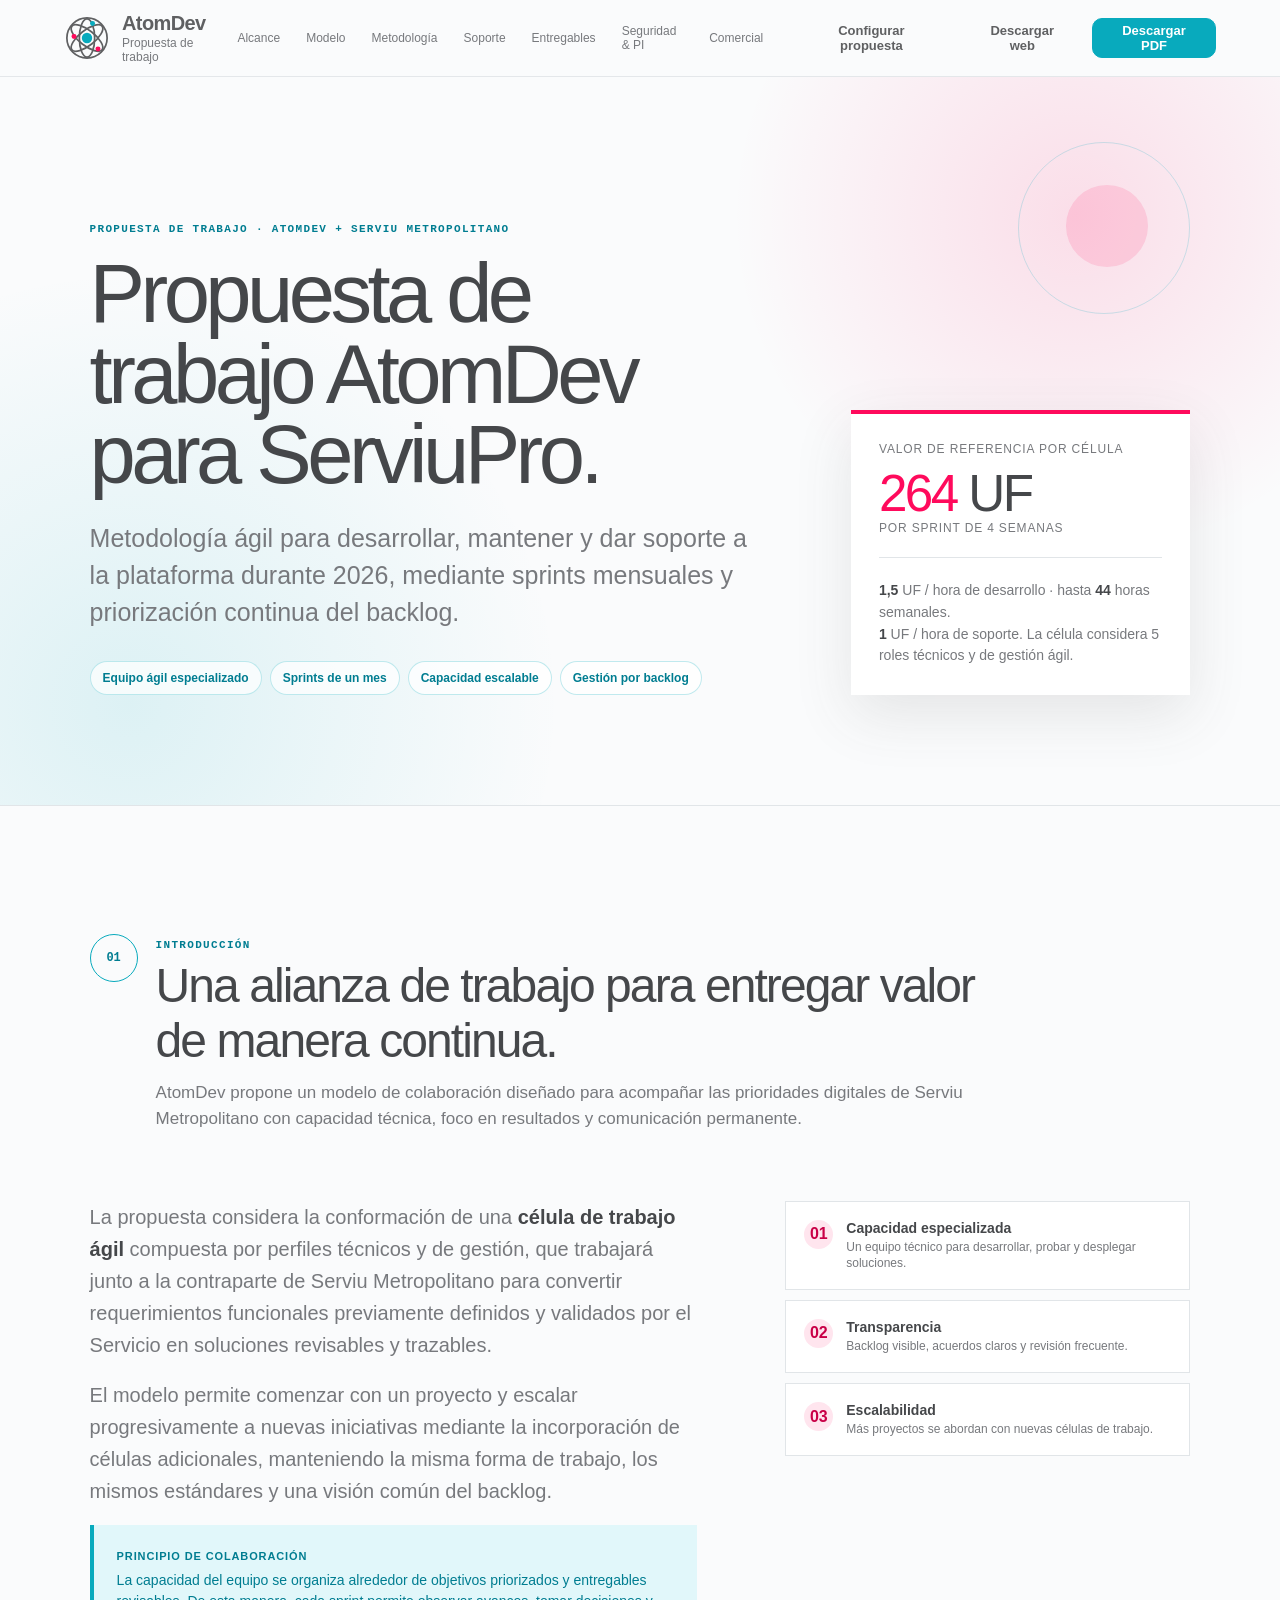
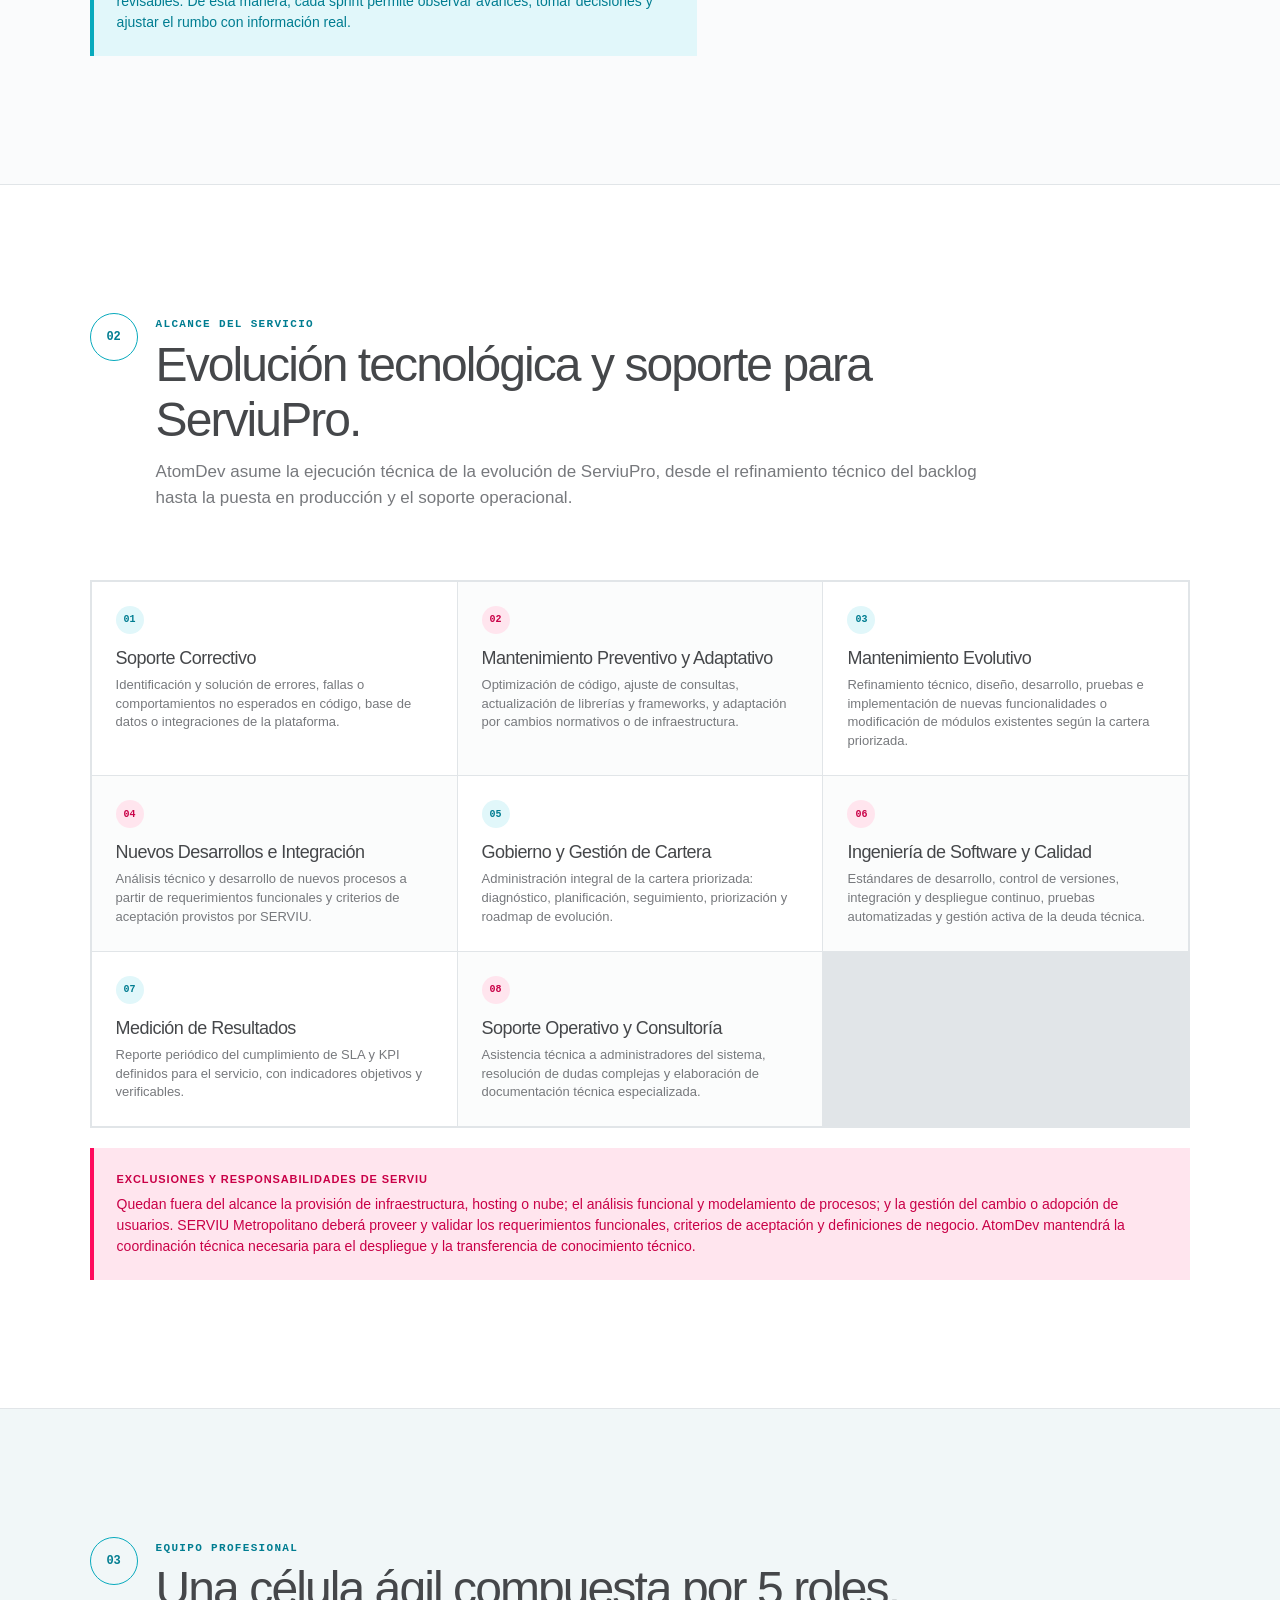
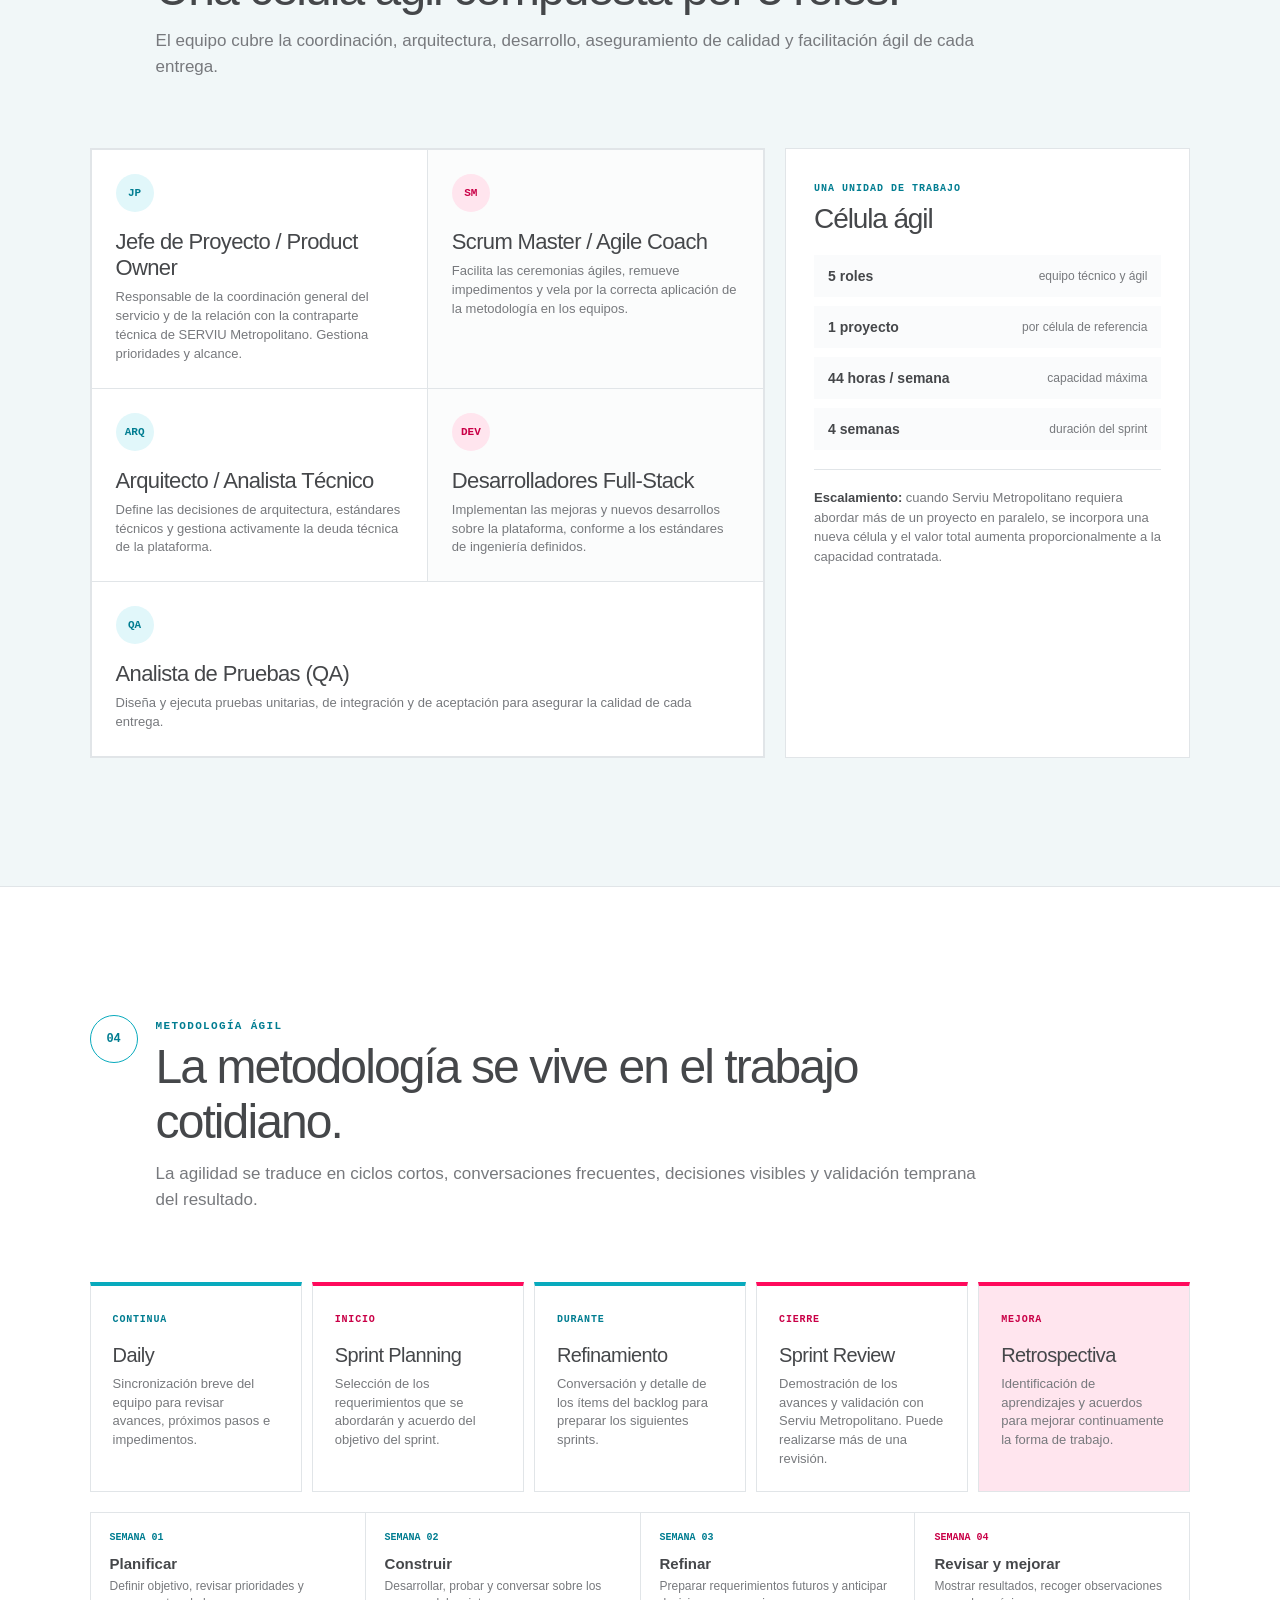
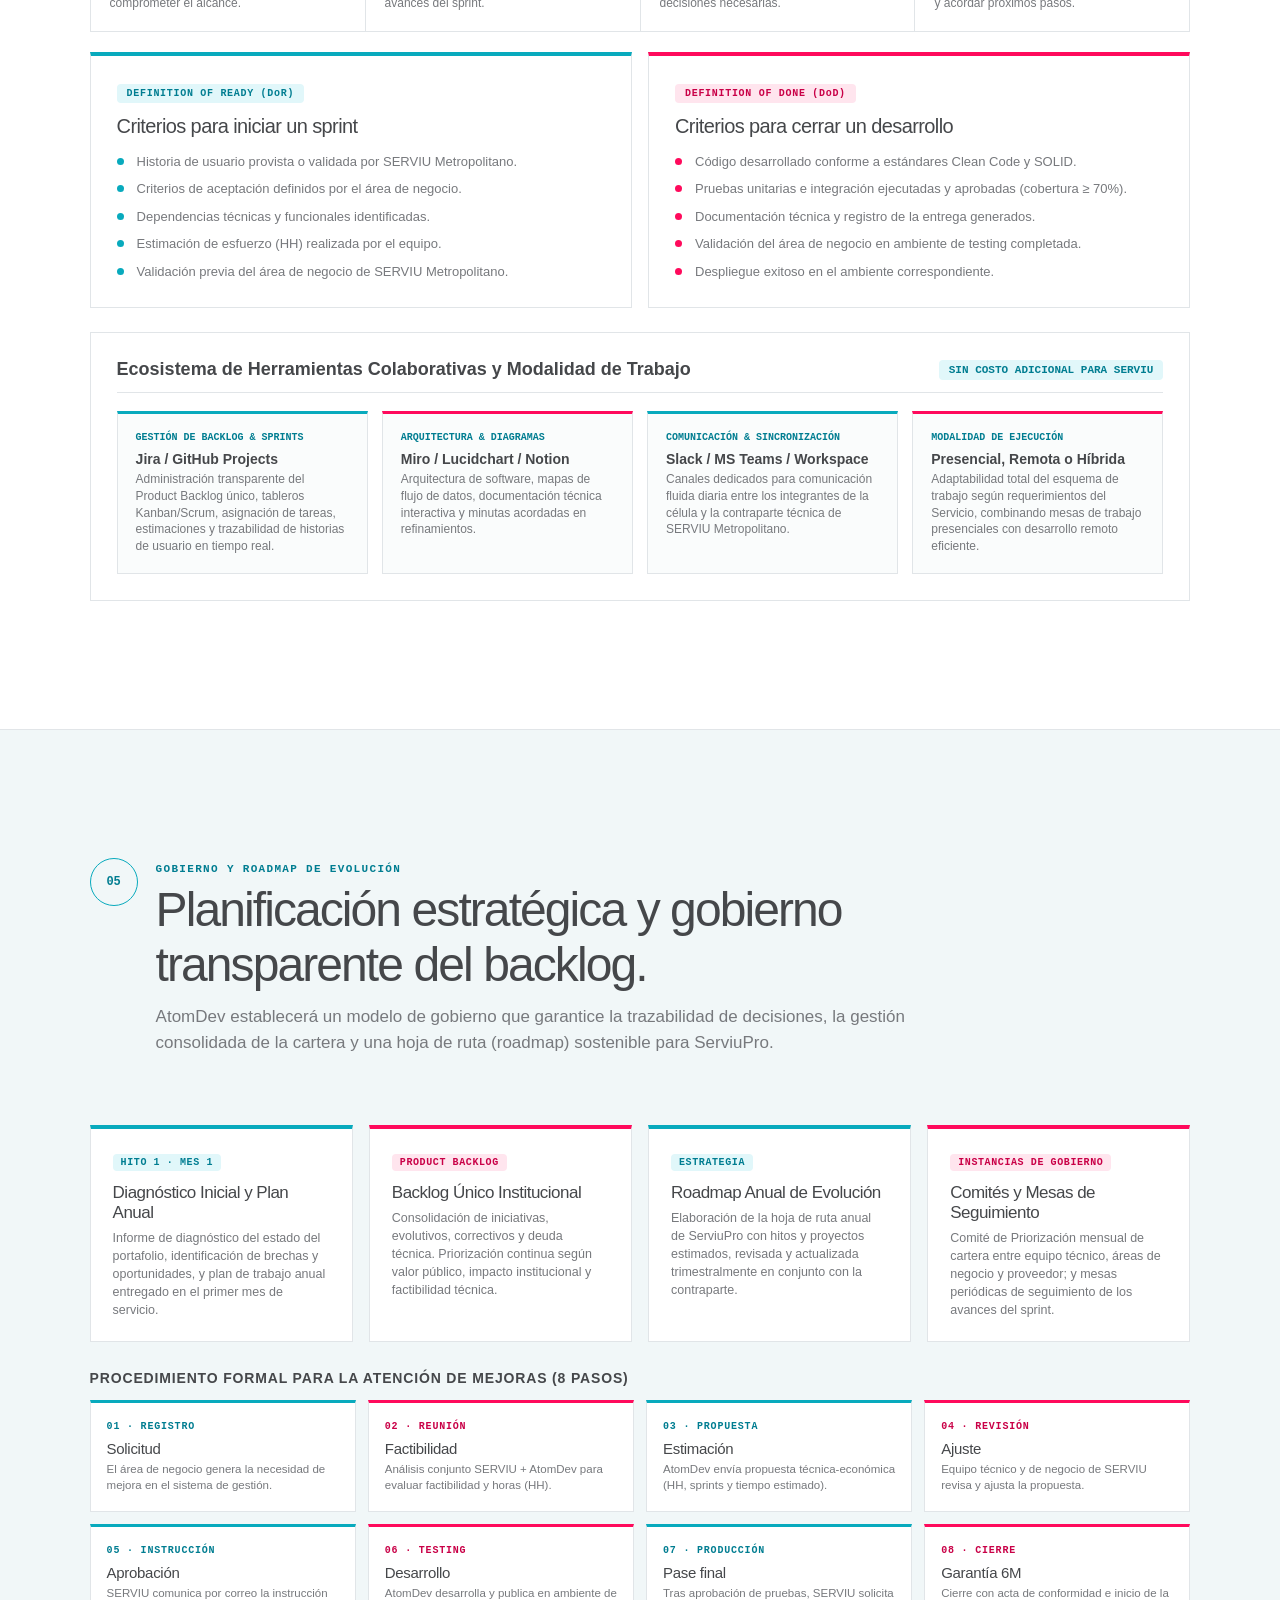
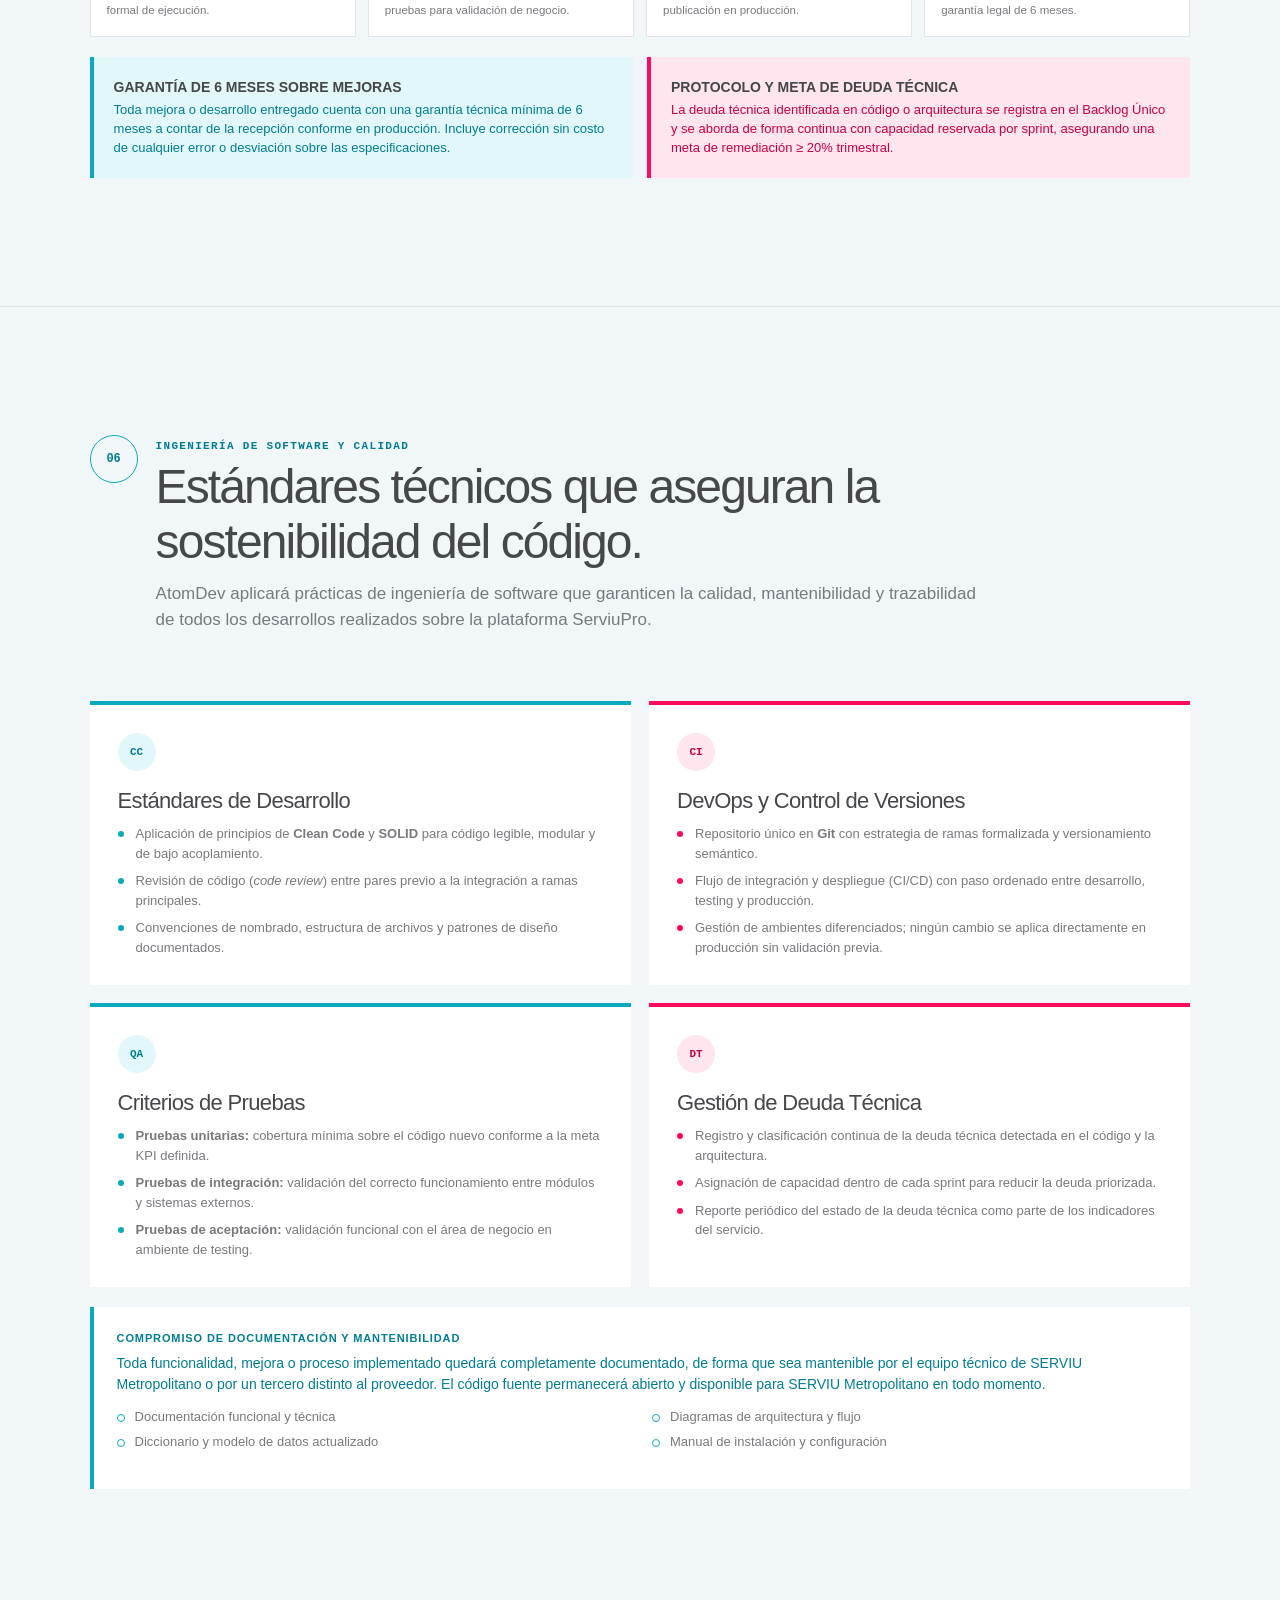
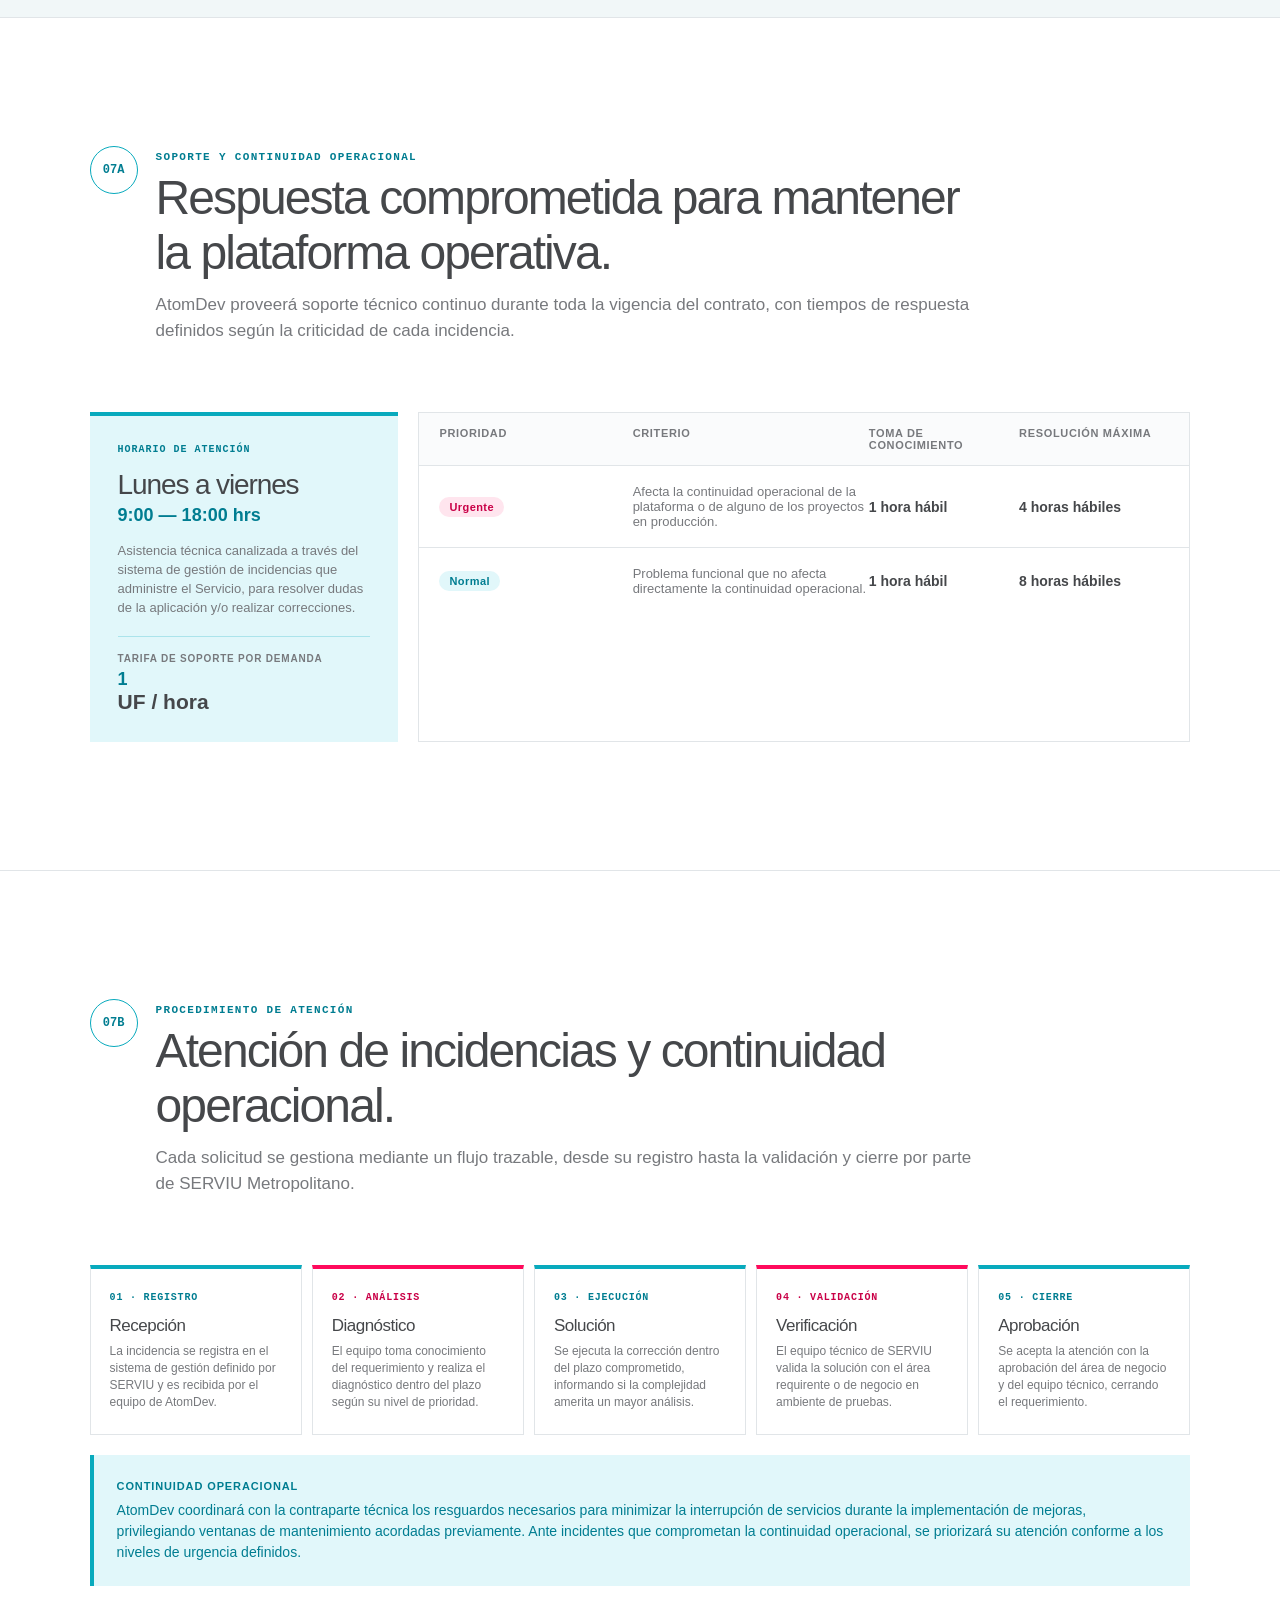
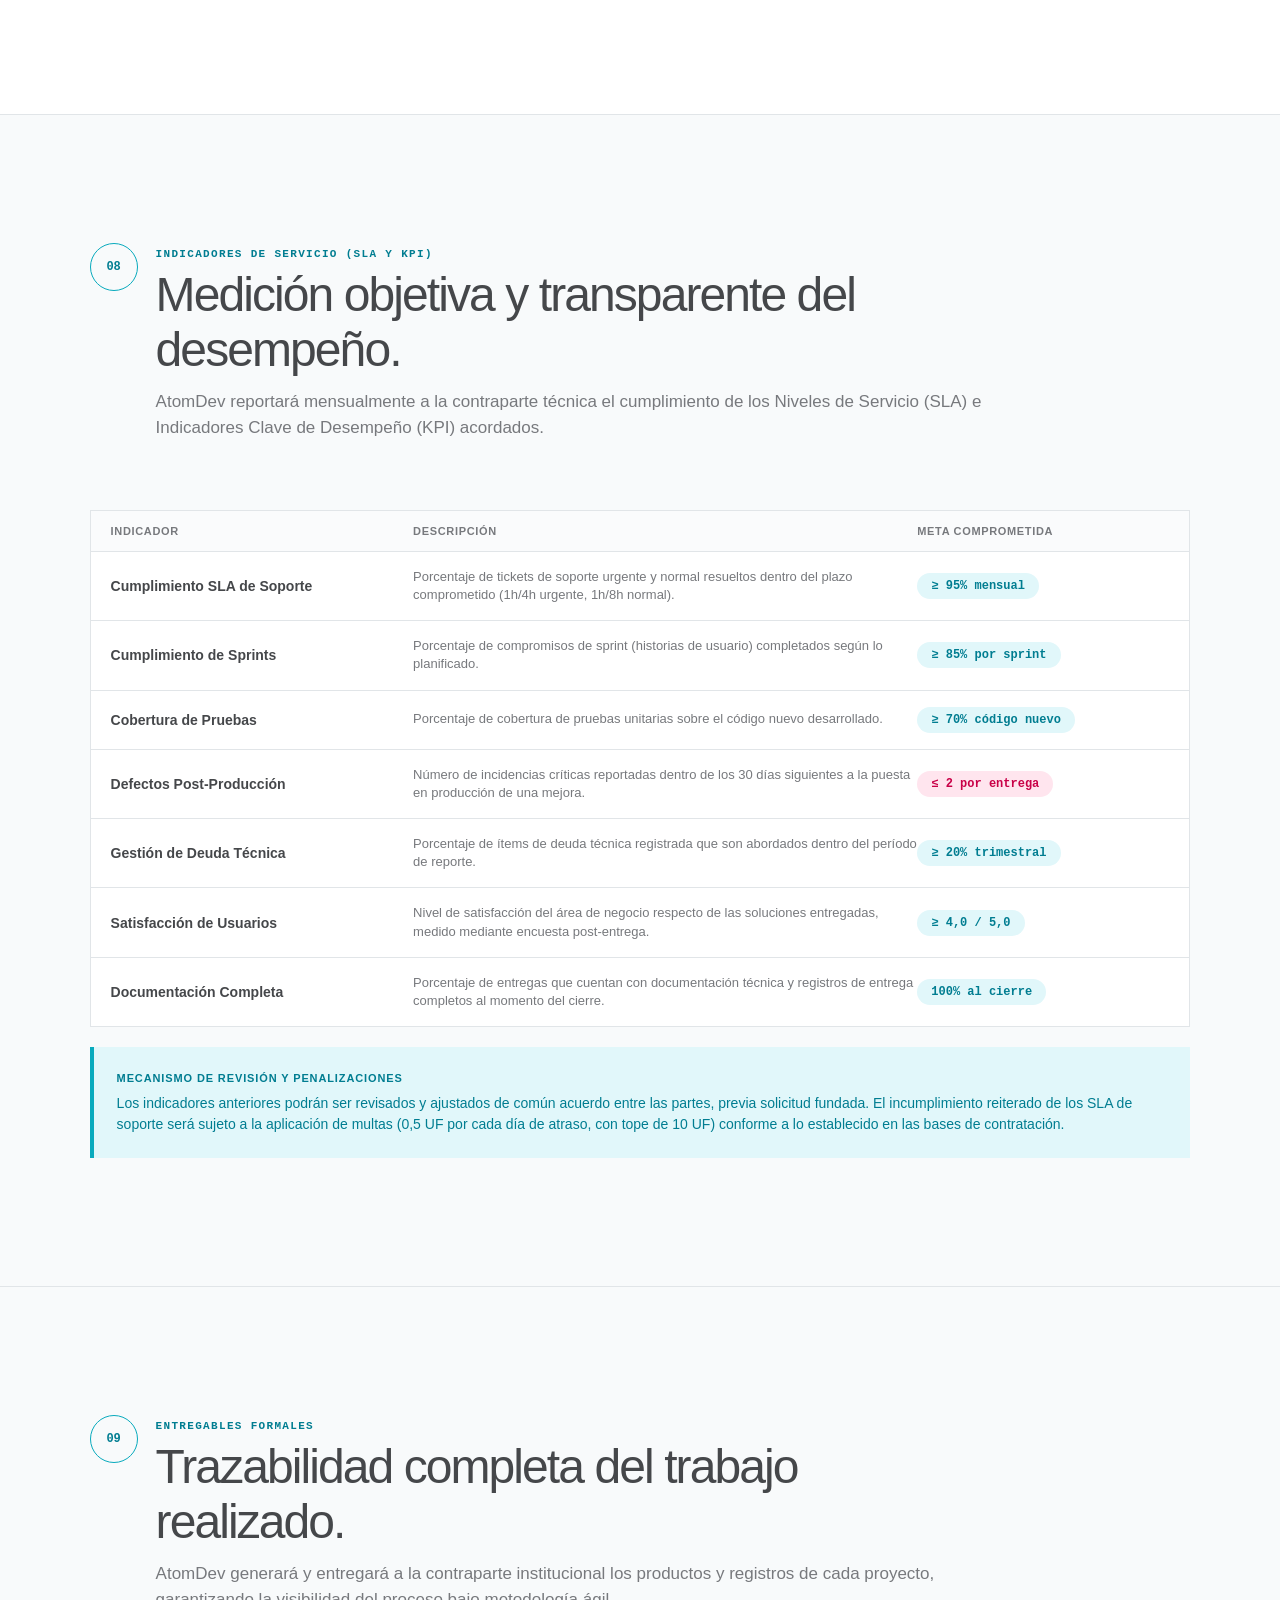
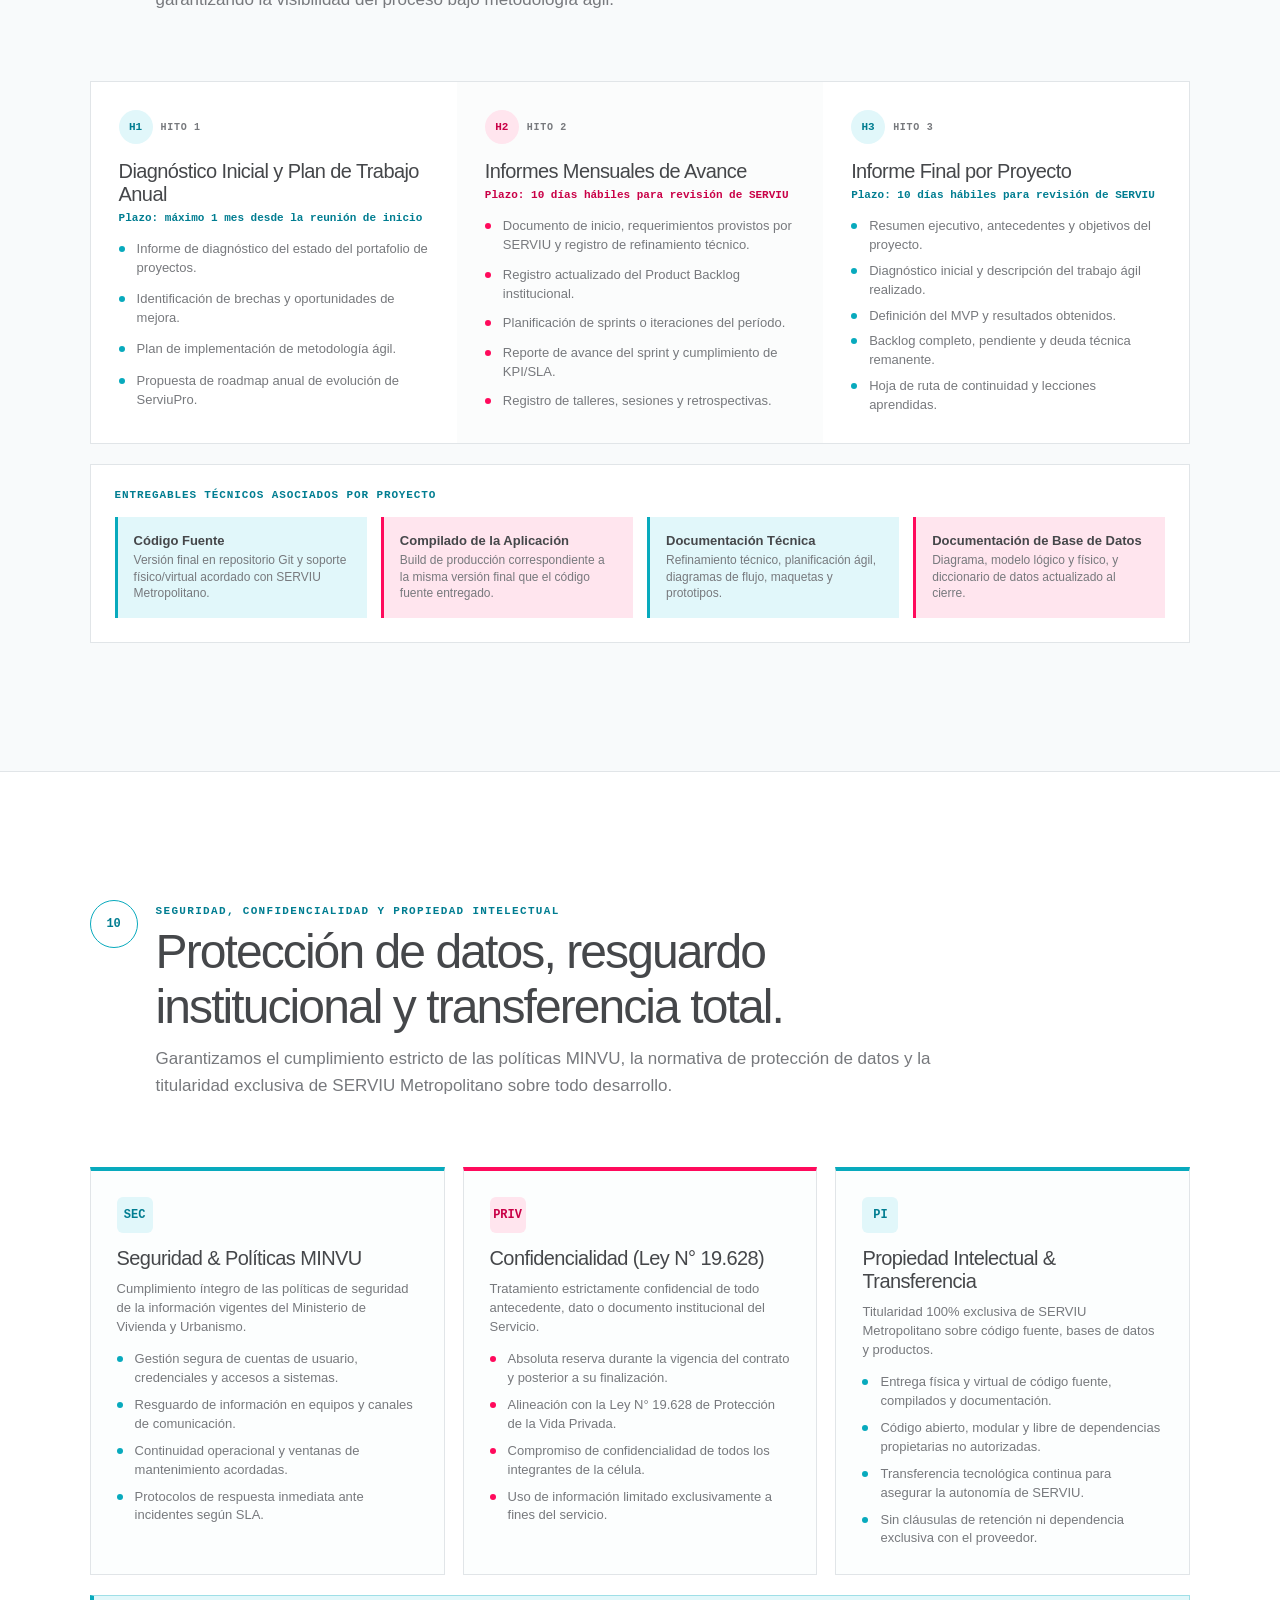
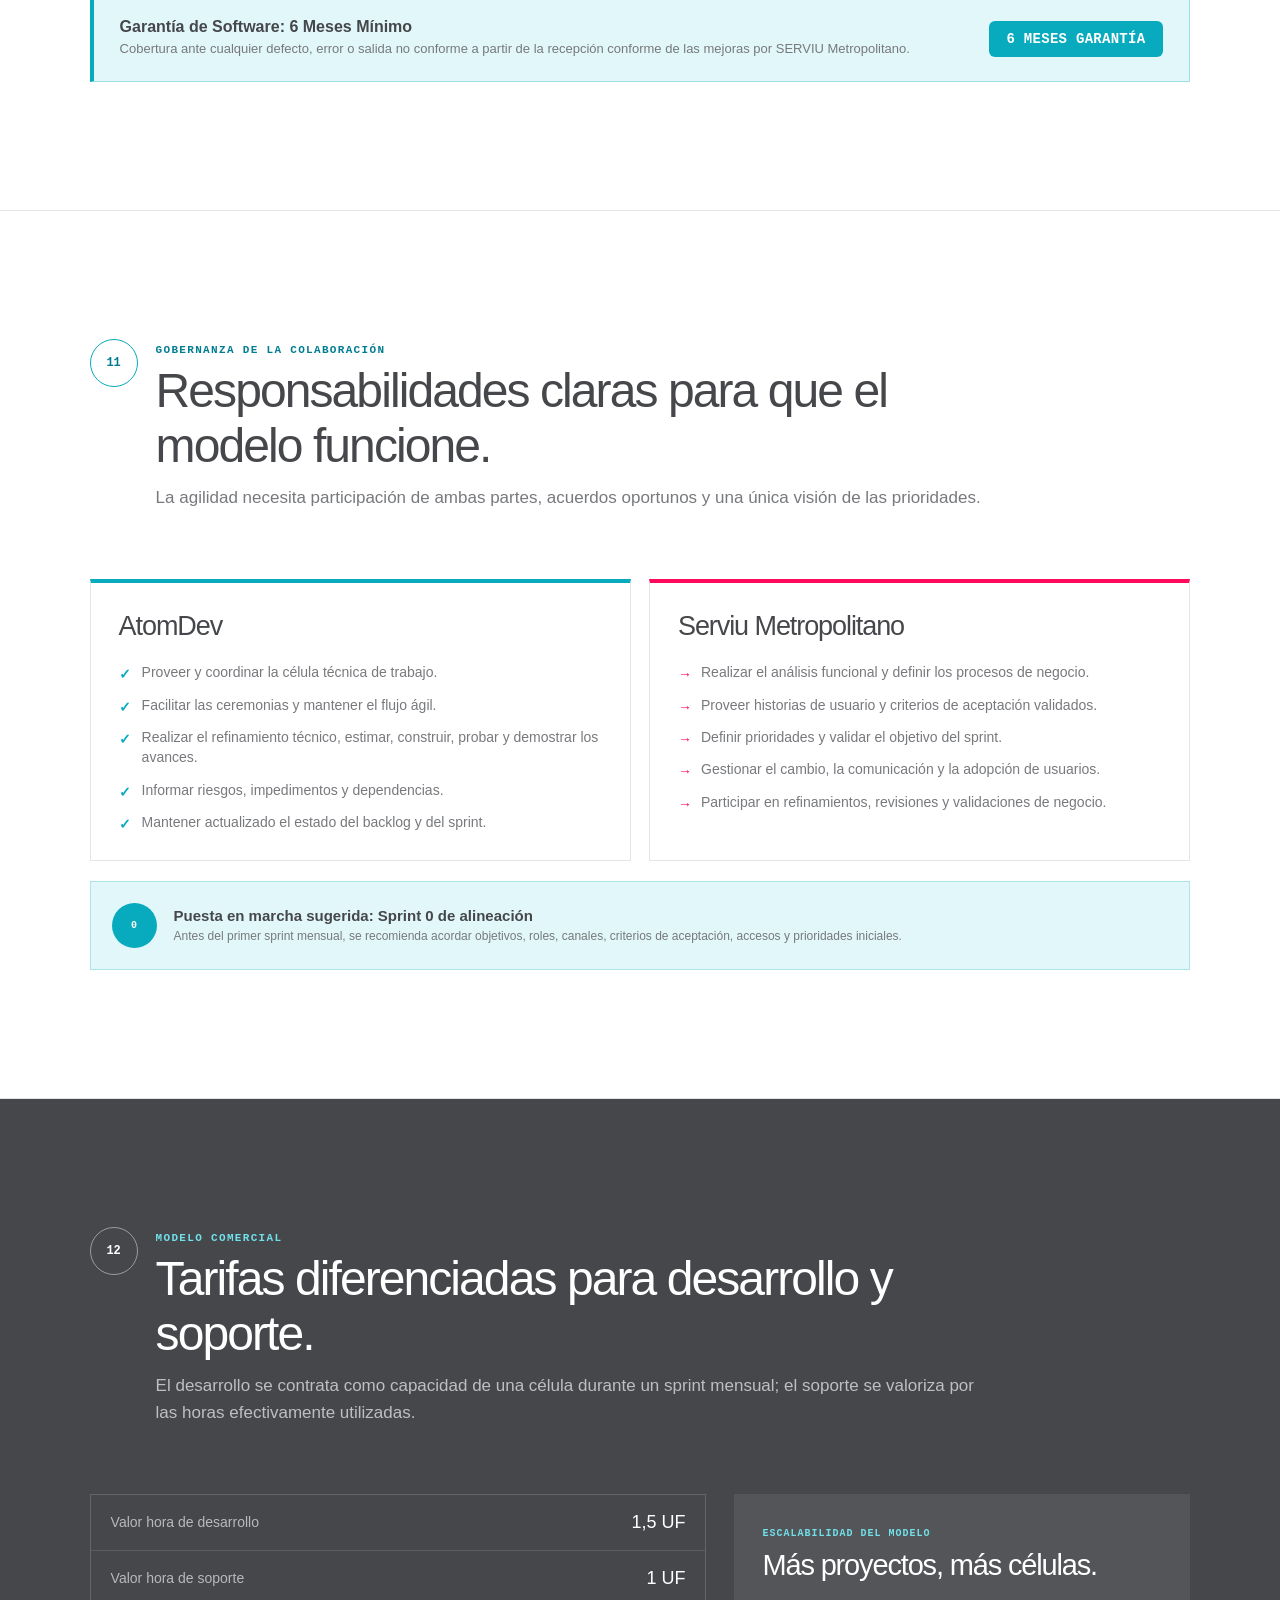
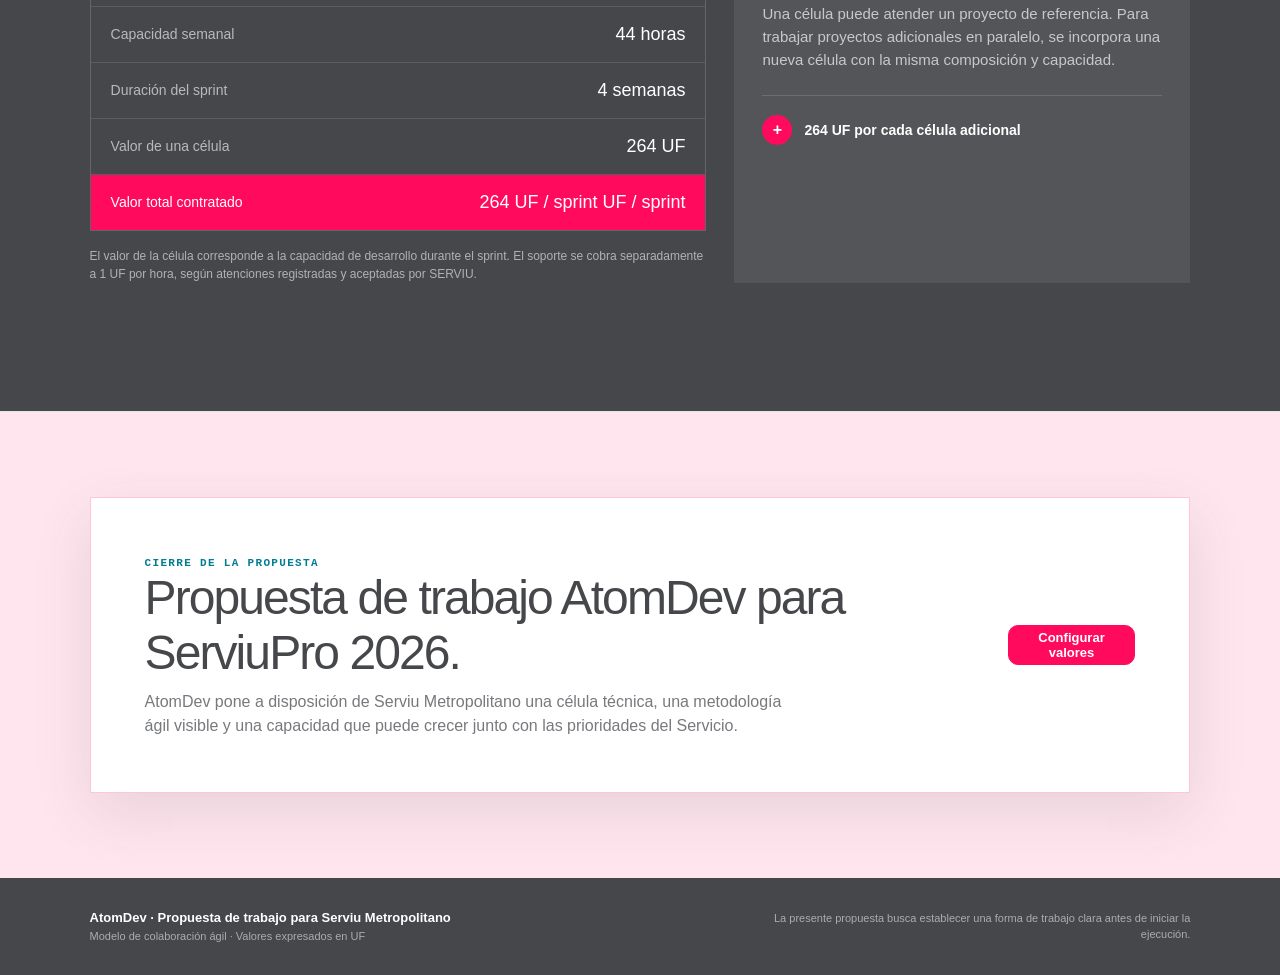
<file: propuesta-trabajo-atomdev-serviu-2026-html/index.html>
<!doctype html>
<html lang="es">
<head>
  <meta charset="utf-8">
  <meta name="viewport" content="width=device-width, initial-scale=1">
  <meta name="description" content="Propuesta de trabajo AtomDev para ServiuPro 2026, basada en metodología ágil, desarrollo de software y soporte técnico.">
  <title>Propuesta de trabajo AtomDev · ServiuPro 2026</title>
  <style>
    :root {
      --ink: #5f6062;
      --ink-deep: #45474a;
      --ink-soft: #77797d;
      --paper: #fafbfc;
      --surface: #fff;
      --line: #e1e5e8;
      --teal: #08aabd;
      --teal-dark: #007d91;
      --teal-light: #e1f7fa;
      --pink: #ff0a5c;
      --pink-dark: #c90047;
      --pink-light: #ffe5ee;
      --shadow: 0 20px 55px rgba(75, 76, 78, .12);
      --mono: ui-monospace, SFMono-Regular, Menlo, Consolas, monospace;
    }

    * { box-sizing: border-box; }
    html { scroll-behavior: smooth; }
    body { margin: 0; background: var(--paper); color: var(--ink); font-family: Calibri, "Segoe UI", Arial, sans-serif; -webkit-font-smoothing: antialiased; }
    button, input { font: inherit; }
    button { color: inherit; }
    button:focus-visible, a:focus-visible, input:focus-visible { outline: 3px solid rgba(8, 170, 189, .24); outline-offset: 3px; }
    .site-shell { min-height: 100vh; overflow: hidden; }
    .topbar { position: sticky; z-index: 50; top: 0; display: flex; align-items: center; justify-content: space-between; min-height: 76px; padding: 12px clamp(22px, 5vw, 76px); border-bottom: 1px solid rgba(225,229,232,.9); background: rgba(250,251,252,.94); backdrop-filter: blur(16px); }
    .brand { display: flex; align-items: center; gap: 12px; color: var(--ink); text-decoration: none; }
    .brand-mark { display: grid; width: 46px; height: 46px; place-items: center; }
    .brand-mark svg { display: block; width: 46px; height: 46px; }
    .brand strong, .brand small { display: block; }
    .brand strong { font-size: 20px; font-weight: 600; letter-spacing: -.03em; }
    .brand small { margin-top: 1px; color: var(--ink-soft); font-size: 12px; }
    .top-actions, .top-nav { display: flex; align-items: center; gap: 8px; }
    .top-nav { margin-right: 10px; }
    .top-nav a { padding: 8px 9px; color: var(--ink-soft); font-size: 12px; text-decoration: none; }
    .top-nav a:hover { color: var(--teal-dark); }
    .button { min-height: 40px; padding: 0 16px; border: 1px solid var(--line); border-radius: 10px; background: var(--surface); cursor: pointer; font-size: 13px; font-weight: 600; transition: transform 160ms ease, border-color 160ms ease, background 160ms ease, color 160ms ease; }
    .button:hover { transform: translateY(-1px); border-color: #b9c1c5; }
    .button-primary { border-color: var(--teal); background: var(--teal); color: #fff; }
    .button-primary:hover { border-color: var(--teal-dark); background: var(--teal-dark); }
    .button-pink { border-color: var(--pink); background: var(--pink); color: #fff; }
    .button-pink:hover { border-color: var(--pink-dark); background: var(--pink-dark); }
    .button-ghost { border-color: transparent; background: transparent; }
    .button-small { min-height: 36px; padding-inline: 13px; font-size: 12px; }

    .hero { position: relative; display: grid; grid-template-columns: minmax(0,1.32fr) minmax(300px,.68fr); gap: clamp(36px,8vw,105px); align-items: end; min-height: 640px; padding: clamp(82px,11vw,145px) clamp(22px,7vw,108px) clamp(72px,9vw,110px); background: radial-gradient(circle at 84% 19%, rgba(255,10,92,.12), transparent 28%), radial-gradient(circle at 10% 86%, rgba(8,170,189,.12), transparent 33%), var(--paper); }
    .hero::before { position: absolute; top: 65px; right: 7vw; width: 170px; height: 170px; border: 1px solid rgba(8,170,189,.2); border-radius: 50%; content: ""; }
    .hero::after { position: absolute; top: 108px; right: calc(7vw + 42px); width: 82px; height: 82px; border-radius: 50%; background: rgba(255,10,92,.12); content: ""; }
    .hero-copy, .hero-summary { position: relative; z-index: 1; }
    .hero-copy { max-width: 890px; }
    .eyebrow, .section-kicker { color: var(--teal-dark); font-family: var(--mono); font-size: 11px; font-weight: 700; letter-spacing: .12em; }
    .hero h1 { max-width: 900px; margin: 18px 0 24px; color: var(--ink-deep); font-size: clamp(46px,6.5vw,86px); font-weight: 500; letter-spacing: -.055em; line-height: .97; }
    .hero-copy > p { max-width: 740px; margin: 0; color: var(--ink-soft); font-size: clamp(19px,2vw,25px); line-height: 1.48; }
    .hero-tags { display: flex; flex-wrap: wrap; gap: 8px; margin-top: 30px; }
    .hero-tags span { padding: 9px 12px; border: 1px solid rgba(8,170,189,.25); border-radius: 999px; background: rgba(255,255,255,.72); color: var(--teal-dark); font-size: 12px; font-weight: 600; }
    .hero-summary { padding: 28px; border-top: 4px solid var(--pink); background: var(--surface); box-shadow: var(--shadow); }
    .hero-summary > span, .hero-summary > small { display: block; color: var(--ink-soft); font-size: 12px; letter-spacing: .07em; text-transform: uppercase; }
    .hero-summary h2 { margin: 12px 0 2px; color: var(--ink-deep); font-size: clamp(30px,4vw,52px); font-weight: 500; letter-spacing: -.05em; line-height: 1; }
    .hero-summary h2 span { color: var(--pink); }
    .hero-rule { height: 1px; margin: 22px 0; background: var(--line); }
    .hero-summary p { margin: 0; color: var(--ink-soft); font-size: 14px; line-height: 1.55; }
    .hero-summary strong { color: var(--ink-deep); }

    .settings-panel { display: none; margin: 0 clamp(22px,7vw,108px) 30px; padding: clamp(26px,4vw,42px); border: 1px solid var(--line); background: var(--surface); box-shadow: 0 14px 40px rgba(75,76,78,.07); }
    .settings-panel.visible { display: block; }
    .settings-heading { display: flex; align-items: flex-start; justify-content: space-between; gap: 28px; }
    .settings-heading h2 { margin: 6px 0 0; color: var(--ink-deep); font-size: clamp(28px,3.5vw,44px); font-weight: 500; letter-spacing: -.035em; }
    .text-button { padding: 8px 0; border: 0; background: transparent; color: var(--teal-dark); cursor: pointer; font-size: 13px; font-weight: 600; }
    .settings-grid { display: grid; grid-template-columns: repeat(5,minmax(0,1fr)); gap: 18px; margin-top: 28px; }
    .settings-grid label > span { display: block; margin-bottom: 8px; color: var(--ink-soft); font-size: 13px; font-weight: 600; }
    .input-unit { display: flex; align-items: center; min-height: 50px; padding: 0 14px; border: 1px solid var(--line); border-radius: 10px; background: var(--paper); }
    .input-unit:focus-within { border-color: var(--teal); box-shadow: 0 0 0 3px rgba(8,170,189,.1); }
    .input-unit input { width: 100%; min-width: 0; border: 0; outline: 0; background: transparent; color: var(--ink-deep); font-size: 17px; font-weight: 600; }
    .input-unit b { flex: none; color: var(--ink-soft); font-size: 12px; font-weight: 500; }
    .settings-result { display: grid; grid-template-columns: repeat(3,minmax(0,1fr)); gap: 10px; margin-top: 24px; }
    .settings-result div { padding: 16px; background: var(--teal-light); }
    .settings-result div:nth-child(2) { background: var(--pink-light); }
    .settings-result div:last-child { background: var(--paper); border: 1px solid var(--line); }
    .settings-result small, .settings-result strong { display: block; }
    .settings-result small { color: var(--ink-soft); font-size: 11px; letter-spacing: .06em; text-transform: uppercase; }
    .settings-result strong { margin-top: 6px; color: var(--ink-deep); font-size: 25px; font-weight: 500; }

    .content-section { padding: clamp(76px,10vw,132px) clamp(22px,7vw,108px); border-top: 1px solid var(--line); }
    .section-heading { display: flex; align-items: flex-start; gap: 18px; max-width: 900px; margin-bottom: clamp(40px,6vw,68px); }
    .section-number { display: grid; flex: none; width: 48px; height: 48px; place-items: center; border: 1px solid var(--teal); border-radius: 50%; color: var(--teal-dark); font-family: var(--mono); font-size: 12px; font-weight: 700; }
    .section-heading h2 { margin: 6px 0 0; color: var(--ink-deep); font-size: clamp(30px,4vw,48px); font-weight: 500; letter-spacing: -.04em; }
    .section-heading p { margin: 12px 0 0; color: var(--ink-soft); font-size: 17px; line-height: 1.55; }
    .intro-grid { display: grid; grid-template-columns: minmax(0,1.2fr) minmax(300px,.8fr); gap: clamp(28px,7vw,88px); align-items: start; }
    .intro-copy { max-width: 760px; }
    .intro-copy p { margin: 0 0 18px; color: var(--ink-soft); font-size: 20px; line-height: 1.6; }
    .intro-copy strong { color: var(--ink-deep); }
    .formal-note { padding: 23px; border-left: 4px solid var(--teal); background: var(--teal-light); color: var(--teal-dark); font-size: 14px; line-height: 1.5; }
    .formal-note strong { display: block; margin-bottom: 6px; color: var(--teal-dark); font-size: 11px; letter-spacing: .08em; text-transform: uppercase; }
    .value-points { display: grid; gap: 10px; }
    .value-point { display: flex; gap: 13px; padding: 18px; border: 1px solid var(--line); background: var(--surface); }
    .value-point i { display: grid; flex: none; width: 29px; height: 29px; place-items: center; border-radius: 50%; background: var(--pink-light); color: var(--pink-dark); font-style: normal; font-weight: 700; }
    .value-point strong, .value-point small { display: block; }
    .value-point strong { color: var(--ink-deep); font-size: 14px; }
    .value-point small { margin-top: 3px; color: var(--ink-soft); font-size: 12px; line-height: 1.35; }

    .alcance-section { background: var(--surface); }
    .alcance-grid { display: grid; grid-template-columns: repeat(3,minmax(0,1fr)); gap: 1px; padding: 1px; border: 1px solid var(--line); background: var(--line); }
    .alcance-card { padding: 24px; background: var(--surface); }
    .alcance-card:nth-child(2n) { background: #fbfcfc; }
    .alcance-num { display: inline-grid; width: 28px; height: 28px; place-items: center; border-radius: 50%; background: var(--teal-light); color: var(--teal-dark); font-family: var(--mono); font-size: 10px; font-weight: 700; }
    .alcance-card:nth-child(2n) .alcance-num { background: var(--pink-light); color: var(--pink-dark); }
    .alcance-card h3 { margin: 14px 0 7px; color: var(--ink-deep); font-size: 18px; font-weight: 500; letter-spacing: -.03em; }
    .alcance-card p { margin: 0; color: var(--ink-soft); font-size: 13px; line-height: 1.45; }
    .alcance-exclusion { margin-top: 20px; padding: 23px; border-left: 4px solid var(--pink); background: var(--pink-light); color: var(--pink-dark); font-size: 14px; line-height: 1.5; }
    .alcance-exclusion strong { display: block; margin-bottom: 6px; color: var(--pink-dark); font-size: 11px; letter-spacing: .08em; text-transform: uppercase; }

    .cell-section { background: #f1f7f8; }
    .cell-layout { display: grid; grid-template-columns: minmax(0,1.25fr) minmax(300px,.75fr); gap: 20px; }
    .role-grid { display: grid; grid-template-columns: repeat(2,minmax(0,1fr)); gap: 1px; padding: 1px; border: 1px solid var(--line); background: var(--line); }
    .role-card { padding: 24px; background: var(--surface); }
    .role-card:nth-child(2n) { background: #fbfcfc; }
    .role-icon { display: grid; width: 38px; height: 38px; place-items: center; border-radius: 50%; background: var(--teal-light); color: var(--teal-dark); font-family: var(--mono); font-size: 11px; font-weight: 700; }
    .role-card:nth-child(2n) .role-icon { background: var(--pink-light); color: var(--pink-dark); }
    .role-card h3 { margin: 17px 0 7px; color: var(--ink-deep); font-size: 22px; font-weight: 500; letter-spacing: -.03em; }
    .role-card p { margin: 0; color: var(--ink-soft); font-size: 13px; line-height: 1.45; }
    .role-card:last-child:nth-child(odd) { grid-column: 1 / -1; }
    .cell-aside { padding: 28px; border: 1px solid var(--line); background: var(--surface); }
    .cell-aside > span { color: var(--teal-dark); font-family: var(--mono); font-size: 10px; font-weight: 700; letter-spacing: .1em; }
    .cell-aside h3 { margin: 8px 0 20px; color: var(--ink-deep); font-size: 28px; font-weight: 500; letter-spacing: -.04em; }
    .cell-flow { display: grid; gap: 9px; }
    .cell-flow div { display: flex; align-items: center; justify-content: space-between; gap: 14px; padding: 13px 14px; background: var(--paper); }
    .cell-flow strong { color: var(--ink-deep); font-size: 14px; }
    .cell-flow span { color: var(--ink-soft); font-size: 12px; text-align: right; }
    .cell-note { margin: 19px 0 0; padding-top: 18px; border-top: 1px solid var(--line); color: var(--ink-soft); font-size: 13px; line-height: 1.5; }
    .cell-note strong { color: var(--ink-deep); }

    .method-section { background: var(--surface); }
    .ceremony-grid { display: grid; grid-template-columns: repeat(5,minmax(0,1fr)); gap: 10px; }
    .ceremony-card { min-height: 210px; padding: 22px; border: 1px solid var(--line); border-top: 4px solid var(--teal); background: var(--surface); }
    .ceremony-card:nth-child(2n) { border-top-color: var(--pink); }
    .ceremony-card:last-child { border-top-color: var(--pink); background: var(--pink-light); }
    .ceremony-card > span { color: var(--teal-dark); font-family: var(--mono); font-size: 10px; font-weight: 700; letter-spacing: .08em; }
    .ceremony-card:nth-child(2n) > span, .ceremony-card:last-child > span { color: var(--pink-dark); }
    .ceremony-card h3 { margin: 18px 0 8px; color: var(--ink-deep); font-size: 20px; font-weight: 500; letter-spacing: -.03em; }
    .ceremony-card p { margin: 0; color: var(--ink-soft); font-size: 13px; line-height: 1.45; }
    .monthly-cycle { display: grid; grid-template-columns: repeat(4,minmax(0,1fr)); gap: 1px; margin-top: 20px; padding: 1px; background: var(--line); }
    .cycle-step { padding: 19px; background: var(--surface); }
    .cycle-step strong, .cycle-step small { display: block; }
    .cycle-step strong { color: var(--ink-deep); font-size: 15px; }
    .cycle-step small { margin-top: 6px; color: var(--ink-soft); font-size: 12px; line-height: 1.4; }
    .cycle-step b { display: block; margin-bottom: 12px; color: var(--teal-dark); font-family: var(--mono); font-size: 10px; }
    .cycle-step:nth-child(4) b { color: var(--pink-dark); }

    .dor-dod { display: grid; grid-template-columns: repeat(2,minmax(0,1fr)); gap: 16px; margin-top: 20px; }
    .dor-card { padding: 26px; border: 1px solid var(--line); border-top: 4px solid var(--teal); background: var(--surface); }
    .dor-card.dod { border-top-color: var(--pink); }
    .dor-label { display: inline-block; margin-bottom: 12px; padding: 4px 10px; border-radius: 4px; background: var(--teal-light); color: var(--teal-dark); font-family: var(--mono); font-size: 10px; font-weight: 700; letter-spacing: .07em; }
    .dor-card.dod .dor-label { background: var(--pink-light); color: var(--pink-dark); }
    .dor-card h3 { margin: 0 0 14px; color: var(--ink-deep); font-size: 20px; font-weight: 500; letter-spacing: -.03em; }
    .dor-list { margin: 0; padding: 0; list-style: none; display: grid; gap: 8px; }
    .dor-list li { position: relative; padding-left: 20px; color: var(--ink-soft); font-size: 13px; line-height: 1.5; }
    .dor-list li::before { position: absolute; left: 0; top: 6px; width: 7px; height: 7px; border-radius: 50%; background: var(--teal); content: ""; }
    .dor-card.dod .dor-list li::before { background: var(--pink); }

    .backlog-section { background: #f1f7f8; }
    .backlog-flow { display: grid; grid-template-columns: repeat(5,minmax(0,1fr)); gap: 10px; }
    .backlog-step { position: relative; padding: 23px 19px; border: 1px solid var(--line); background: var(--surface); }
    .backlog-step:not(:last-child)::after { position: absolute; top: 50%; right: -10px; z-index: 2; width: 18px; height: 18px; border-top: 1px solid var(--teal); border-right: 1px solid var(--teal); background: #f1f7f8; content: ""; transform: translateY(-50%) rotate(45deg); }
    .backlog-step b { display: block; color: var(--teal-dark); font-family: var(--mono); font-size: 10px; letter-spacing: .08em; }
    .backlog-step h3 { margin: 13px 0 7px; color: var(--ink-deep); font-size: 19px; font-weight: 500; letter-spacing: -.03em; }
    .backlog-step p { margin: 0; color: var(--ink-soft); font-size: 12px; line-height: 1.4; }
    .change-rules { display: grid; grid-template-columns: repeat(2,minmax(0,1fr)); gap: 14px; margin-top: 20px; }
    .change-rule { padding: 22px; border-left: 4px solid var(--teal); background: var(--surface); }
    .change-rule.improvement { border-left-color: var(--pink); background: var(--pink-light); }
    .change-rule strong, .change-rule p { display: block; }
    .change-rule strong { color: var(--ink-deep); font-size: 16px; }
    .change-rule p { margin: 7px 0 0; color: var(--ink-soft); font-size: 13px; line-height: 1.45; }

    .soporte-section { background: var(--surface); }
    .soporte-top { display: grid; grid-template-columns: minmax(240px,.4fr) minmax(0,1fr); gap: 20px; }
    .soporte-schedule { padding: 28px; border-top: 4px solid var(--teal); background: var(--teal-light); }
    .soporte-schedule b { display: block; color: var(--teal-dark); font-family: var(--mono); font-size: 10px; letter-spacing: .1em; }
    .soporte-schedule h3 { margin: 14px 0 4px; color: var(--ink-deep); font-size: 28px; font-weight: 500; letter-spacing: -.04em; }
    .soporte-schedule span { display: block; color: var(--teal-dark); font-size: 18px; font-weight: 600; }
    .soporte-schedule p { margin: 16px 0 0; color: var(--ink-soft); font-size: 13px; line-height: 1.45; }
    .support-rate { margin-top: 18px; padding-top: 16px; border-top: 1px solid rgba(8,170,189,.25); }
    .support-rate small, .support-rate strong { display: block; }
    .support-rate small { color: var(--ink-soft); font-size: 10px; font-weight: 700; letter-spacing: .08em; text-transform: uppercase; }
    .support-rate strong { margin-top: 5px; color: var(--ink-deep); font-size: 21px; font-weight: 600; }
    .soporte-sla { border: 1px solid var(--line); background: var(--surface); }
    .soporte-sla-header { display: grid; grid-template-columns: .9fr 1.1fr .7fr .7fr; padding: 14px 20px; background: var(--paper); border-bottom: 1px solid var(--line); }
    .soporte-sla-header span { color: var(--ink-soft); font-size: 11px; font-weight: 600; letter-spacing: .06em; text-transform: uppercase; }
    .soporte-sla-row { display: grid; grid-template-columns: .9fr 1.1fr .7fr .7fr; align-items: center; padding: 18px 20px; border-bottom: 1px solid var(--line); }
    .soporte-sla-row:last-child { border-bottom: 0; }
    .soporte-sla-row strong { color: var(--ink-deep); font-size: 15px; font-weight: 600; }
    .soporte-sla-row span { color: var(--ink-soft); font-size: 13px; }
    .soporte-sla-row .sla-badge { display: inline-block; padding: 4px 10px; border-radius: 999px; font-size: 11px; font-weight: 700; letter-spacing: .04em; }
    .sla-badge.urgente { background: var(--pink-light); color: var(--pink-dark); }
    .sla-badge.normal { background: var(--teal-light); color: var(--teal-dark); }
    .soporte-sla-row em { font-style: normal; color: var(--ink-deep); font-size: 14px; font-weight: 600; }
    .soporte-flow { display: grid; grid-template-columns: repeat(5,minmax(0,1fr)); gap: 10px; margin-top: 28px; }
    .soporte-step { position: relative; padding: 23px 19px; border: 1px solid var(--line); border-top: 4px solid var(--teal); background: var(--surface); }
    .soporte-step:nth-child(2n) { border-top-color: var(--pink); }
    .soporte-step b { display: block; color: var(--teal-dark); font-family: var(--mono); font-size: 10px; letter-spacing: .08em; }
    .soporte-step:nth-child(2n) b { color: var(--pink-dark); }
    .soporte-step h3 { margin: 13px 0 7px; color: var(--ink-deep); font-size: 17px; font-weight: 500; letter-spacing: -.03em; }
    .soporte-step p { margin: 0; color: var(--ink-soft); font-size: 12px; line-height: 1.4; }
    .soporte-continuidad { margin-top: 20px; padding: 23px; border-left: 4px solid var(--teal); background: var(--teal-light); color: var(--teal-dark); font-size: 14px; line-height: 1.5; }
    .soporte-continuidad strong { display: block; margin-bottom: 6px; color: var(--teal-dark); font-size: 11px; letter-spacing: .08em; text-transform: uppercase; }

    .ingenieria-section { background: #f1f7f8; }
    .ingenieria-grid { display: grid; grid-template-columns: repeat(2,minmax(0,1fr)); gap: 18px; }
    .ingenieria-card { padding: 28px; border-top: 4px solid var(--teal); background: var(--surface); }
    .ingenieria-card:nth-child(2n) { border-top-color: var(--pink); }
    .ingenieria-icon { display: grid; width: 38px; height: 38px; place-items: center; border-radius: 50%; background: var(--teal-light); color: var(--teal-dark); font-family: var(--mono); font-size: 11px; font-weight: 700; }
    .ingenieria-card:nth-child(2n) .ingenieria-icon { background: var(--pink-light); color: var(--pink-dark); }
    .ingenieria-card h3 { margin: 17px 0 10px; color: var(--ink-deep); font-size: 22px; font-weight: 500; letter-spacing: -.03em; }
    .ingenieria-card ul { margin: 0; padding: 0; list-style: none; display: grid; gap: 8px; }
    .ingenieria-card li { position: relative; padding-left: 18px; color: var(--ink-soft); font-size: 13px; line-height: 1.5; }
    .ingenieria-card li::before { position: absolute; left: 0; top: 7px; width: 6px; height: 6px; border-radius: 50%; background: var(--teal); content: ""; }
    .ingenieria-card:nth-child(2n) li::before { background: var(--pink); }
    .ingenieria-doc { margin-top: 20px; padding: 23px; border-left: 4px solid var(--teal); background: var(--surface); color: var(--teal-dark); font-size: 14px; line-height: 1.5; }
    .ingenieria-doc strong { display: block; margin-bottom: 6px; color: var(--teal-dark); font-size: 11px; letter-spacing: .08em; text-transform: uppercase; }
    .ingenieria-doc-list { display: grid; grid-template-columns: repeat(2,minmax(0,1fr)); gap: 6px 20px; margin-top: 12px; padding: 0; list-style: none; }
    .ingenieria-doc-list li { padding-left: 18px; position: relative; color: var(--ink-soft); font-size: 13px; line-height: 1.5; }
    .ingenieria-doc-list li::before { position: absolute; left: 0; top: 7px; width: 6px; height: 6px; border: 1.5px solid var(--teal); border-radius: 50%; content: ""; }

    .gobierno-grid { display: grid; grid-template-columns: repeat(4,minmax(0,1fr)); gap: 16px; margin-bottom: 24px; }
    .gobierno-card { padding: 22px; border: 1px solid var(--line); border-top: 4px solid var(--teal); background: var(--surface); }
    .gobierno-card:nth-child(2n) { border-top-color: var(--pink); }
    .gobierno-tag { display: inline-block; padding: 3px 8px; border-radius: 4px; background: var(--teal-light); color: var(--teal-dark); font-family: var(--mono); font-size: 10px; font-weight: 700; letter-spacing: .06em; }
    .gobierno-card:nth-child(2n) .gobierno-tag { background: var(--pink-light); color: var(--pink-dark); }
    .gobierno-card h3 { margin: 12px 0 6px; color: var(--ink-deep); font-size: 17px; font-weight: 500; letter-spacing: -.03em; }
    .gobierno-card p { margin: 0; color: var(--ink-soft); font-size: 12.5px; line-height: 1.45; }

    .mejoras-heading { margin-top: 28px; margin-bottom: 14px; color: var(--ink-deep); font-size: 14px; font-weight: 700; letter-spacing: .06em; text-transform: uppercase; }
    .mejoras-grid { display: grid; grid-template-columns: repeat(4,minmax(0,1fr)); gap: 12px; }
    .mejoras-step { position: relative; padding: 18px 16px; border: 1px solid var(--line); border-top: 3px solid var(--teal); background: var(--surface); }
    .mejoras-step:nth-child(2n) { border-top-color: var(--pink); }
    .mejoras-step b { display: block; color: var(--teal-dark); font-family: var(--mono); font-size: 10px; letter-spacing: .08em; }
    .mejoras-step:nth-child(2n) b { color: var(--pink-dark); }
    .mejoras-step h3 { margin: 8px 0 4px; color: var(--ink-deep); font-size: 15px; font-weight: 500; letter-spacing: -.02em; }
    .mejoras-step p { margin: 0; color: var(--ink-soft); font-size: 11.5px; line-height: 1.4; }
    .mejoras-warranty { display: grid; grid-template-columns: repeat(2,minmax(0,1fr)); gap: 14px; margin-top: 20px; }
    .warranty-box { padding: 20px; border-left: 4px solid var(--teal); background: var(--teal-light); color: var(--teal-dark); font-size: 13px; line-height: 1.45; }
    .warranty-box.pink { border-left-color: var(--pink); background: var(--pink-light); color: var(--pink-dark); }
    .warranty-box strong { display: block; margin-bottom: 4px; color: var(--ink-deep); font-size: 14px; }

    .kpi-section { background: #f8fafb; }
    .kpi-table { border: 1px solid var(--line); background: var(--surface); margin-top: 20px; }
    .kpi-table-header { display: grid; grid-template-columns: 1.2fr 2fr 1fr; padding: 14px 20px; background: var(--paper); border-bottom: 1px solid var(--line); }
    .kpi-table-header span { color: var(--ink-soft); font-size: 11px; font-weight: 600; letter-spacing: .06em; text-transform: uppercase; }
    .kpi-table-row { display: grid; grid-template-columns: 1.2fr 2fr 1fr; align-items: center; padding: 16px 20px; border-bottom: 1px solid var(--line); }
    .kpi-table-row:last-child { border-bottom: 0; }
    .kpi-table-row strong { color: var(--ink-deep); font-size: 14px; font-weight: 600; }
    .kpi-table-row span { color: var(--ink-soft); font-size: 13px; line-height: 1.4; }
    .kpi-badge { display: inline-block; justify-self: start; padding: 6px 14px; border-radius: 999px; font-family: var(--mono); font-style: normal; font-size: 12px; font-weight: 700; }
    .kpi-badge.teal { background: var(--teal-light); color: var(--teal-dark); }
    .kpi-badge.pink { background: var(--pink-light); color: var(--pink-dark); }
    .kpi-note { margin-top: 20px; padding: 23px; border-left: 4px solid var(--teal); background: var(--teal-light); color: var(--teal-dark); font-size: 14px; line-height: 1.5; }
    .kpi-note strong { display: block; margin-bottom: 6px; color: var(--teal-dark); font-size: 11px; letter-spacing: .08em; text-transform: uppercase; }

    .entregables-section { background: #f8fafb; }
    .hitos-grid { display: grid; grid-template-columns: repeat(3,minmax(0,1fr)); gap: 0; border: 1px solid var(--line); background: var(--line); }
    .hito-card { display: flex; flex-direction: column; padding: 28px; background: var(--surface); }
    .hito-card:nth-child(2) { background: #fbfcfc; }
    .hito-num { display: inline-flex; align-items: center; gap: 8px; margin-bottom: 16px; }
    .hito-num-circle { display: grid; width: 34px; height: 34px; flex: none; place-items: center; border-radius: 50%; background: var(--teal-light); color: var(--teal-dark); font-family: var(--mono); font-size: 11px; font-weight: 700; }
    .hito-card:nth-child(2) .hito-num-circle { background: var(--pink-light); color: var(--pink-dark); }
    .hito-num-label { color: var(--ink-soft); font-family: var(--mono); font-size: 10px; font-weight: 700; letter-spacing: .07em; text-transform: uppercase; }
    .hito-card h3 { margin: 0 0 6px; color: var(--ink-deep); font-size: 20px; font-weight: 500; letter-spacing: -.03em; }
    .hito-plazo { margin: 0 0 16px; color: var(--teal-dark); font-family: var(--mono); font-size: 11px; font-weight: 700; }
    .hito-card:nth-child(2) .hito-plazo { color: var(--pink-dark); }
    .hito-list { margin: 0; padding: 0; list-style: none; display: grid; gap: 7px; flex: 1; }
    .hito-list li { position: relative; padding-left: 18px; color: var(--ink-soft); font-size: 13px; line-height: 1.45; }
    .hito-list li::before { position: absolute; left: 0; top: 6px; width: 6px; height: 6px; border-radius: 50%; background: var(--teal); content: ""; }
    .hito-card:nth-child(2) .hito-list li::before { background: var(--pink); }
    .entregables-tecnicos { margin-top: 20px; padding: 24px; border: 1px solid var(--line); background: var(--surface); }
    .entregables-tecnicos-label { color: var(--teal-dark); font-family: var(--mono); font-size: 11px; font-weight: 700; letter-spacing: .08em; margin-bottom: 16px; text-transform: uppercase; }
    .entregables-tecnicos-grid { display: grid; grid-template-columns: repeat(4,minmax(0,1fr)); gap: 14px; }
    .entregable-tec { padding: 16px; border-left: 3px solid var(--teal); background: var(--teal-light); }
    .entregable-tec:nth-child(2n) { border-left-color: var(--pink); background: var(--pink-light); }
    .entregable-tec strong { display: block; margin-bottom: 4px; color: var(--ink-deep); font-size: 13px; font-weight: 700; }
    .entregable-tec span { color: var(--ink-soft); font-size: 12px; line-height: 1.4; display: block; }

    .responsibility-section { background: var(--surface); }
    .responsibility-grid { display: grid; grid-template-columns: repeat(2,minmax(0,1fr)); gap: 18px; }
    .responsibility-card { padding: 28px; border: 1px solid var(--line); border-top: 4px solid var(--teal); background: var(--surface); }
    .responsibility-card.serviu { border-top-color: var(--pink); }
    .responsibility-card h3 { margin: 0 0 20px; color: var(--ink-deep); font-size: 27px; font-weight: 500; letter-spacing: -.04em; }
    .responsibility-card ul { display: grid; gap: 12px; margin: 0; padding: 0; list-style: none; }
    .responsibility-card li { position: relative; padding-left: 23px; color: var(--ink-soft); font-size: 14px; line-height: 1.45; }
    .responsibility-card li::before { position: absolute; left: 0; top: 2px; color: var(--teal); content: "✓"; font-weight: 700; }
    .responsibility-card.serviu li::before { color: var(--pink); content: "→"; }
    .sprint-zero { display: flex; align-items: center; gap: 17px; margin-top: 20px; padding: 21px; border: 1px solid rgba(8,170,189,.25); background: var(--teal-light); }
    .sprint-zero b { display: grid; flex: none; width: 45px; height: 45px; place-items: center; border-radius: 50%; background: var(--teal); color: #fff; font-family: var(--mono); font-size: 10px; }
    .sprint-zero strong, .sprint-zero small { display: block; }
    .sprint-zero strong { color: var(--ink-deep); font-size: 15px; }
    .sprint-zero small { margin-top: 4px; color: var(--ink-soft); font-size: 12px; line-height: 1.4; }
    /* Herramientas Colaborativas (B6) */
    .herramientas-block { margin-top: 24px; padding: 26px; border: 1px solid var(--line); background: var(--surface); }
    .herramientas-title { display: flex; align-items: center; justify-content: space-between; margin-bottom: 18px; padding-bottom: 12px; border-bottom: 1px solid var(--line); }
    .herramientas-title h3 { margin: 0; color: var(--ink-deep); font-size: 18px; font-weight: 600; }
    .herramientas-badge { padding: 4px 10px; border-radius: 4px; background: var(--teal-light); color: var(--teal-dark); font-family: var(--mono); font-size: 11px; font-weight: 700; }
    .herramientas-grid { display: grid; grid-template-columns: repeat(4,minmax(0,1fr)); gap: 14px; }
    .herramienta-card { padding: 18px; border: 1px solid var(--line); border-top: 3px solid var(--teal); background: #fafcfc; }
    .herramienta-card:nth-child(2n) { border-top-color: var(--pink); }
    .herramienta-card strong { display: block; color: var(--ink-deep); font-size: 14px; font-weight: 700; margin-bottom: 4px; }
    .herramienta-card small { display: block; color: var(--teal-dark); font-family: var(--mono); font-size: 10px; font-weight: 700; margin-bottom: 8px; text-transform: uppercase; }
    .herramienta-card p { margin: 0; color: var(--ink-soft); font-size: 12px; line-height: 1.4; }

    /* Seguridad, Confidencialidad y PI (B12) */
    .seguridad-section { background: var(--surface); }
    .seguridad-grid { display: grid; grid-template-columns: repeat(3,minmax(0,1fr)); gap: 18px; }
    .seguridad-card { padding: 26px; border: 1px solid var(--line); border-top: 4px solid var(--teal); background: #fcfefe; }
    .seguridad-card:nth-child(2) { border-top-color: var(--pink); }
    .seguridad-card:nth-child(3) { border-top-color: var(--teal); }
    .seguridad-card-icon { display: inline-flex; align-items: center; justify-content: center; width: 36px; height: 36px; border-radius: 6px; background: var(--teal-light); color: var(--teal-dark); font-family: var(--mono); font-size: 12px; font-weight: 700; margin-bottom: 14px; }
    .seguridad-card:nth-child(2) .seguridad-card-icon { background: var(--pink-light); color: var(--pink-dark); }
    .seguridad-card h3 { margin: 0 0 10px; color: var(--ink-deep); font-size: 20px; font-weight: 500; letter-spacing: -.03em; }
    .seguridad-card p { color: var(--ink-soft); font-size: 13px; line-height: 1.45; margin: 0 0 14px; }
    .seguridad-card ul { margin: 0; padding: 0; list-style: none; display: grid; gap: 8px; }
    .seguridad-card li { position: relative; padding-left: 18px; color: var(--ink-soft); font-size: 13px; line-height: 1.45; }
    .seguridad-card li::before { position: absolute; left: 0; top: 6px; width: 6px; height: 6px; border-radius: 50%; background: var(--teal); content: ""; }
    .seguridad-card:nth-child(2) li::before { background: var(--pink); }
    .garantia-box { margin-top: 20px; padding: 22px 26px; border: 1px solid rgba(8,170,189,.3); border-left: 4px solid var(--teal); background: var(--teal-light); display: flex; align-items: center; justify-content: space-between; gap: 20px; }
    .garantia-info strong { display: block; color: var(--ink-deep); font-size: 16px; margin-bottom: 4px; }
    .garantia-info p { margin: 0; color: var(--ink-soft); font-size: 13px; line-height: 1.45; }
    .garantia-badge { flex: none; padding: 10px 18px; border-radius: 6px; background: var(--teal); color: #fff; font-family: var(--mono); font-size: 14px; font-weight: 700; letter-spacing: .02em; }

    .commercial-section { background: var(--ink-deep); color: #fff; }
    .commercial-section .section-number { border-color: rgba(255,255,255,.45); color: #fff; }
    .commercial-section .section-kicker { color: #70e0ea; }
    .commercial-section .section-heading h2 { color: #fff; }
    .commercial-section .section-heading p { color: rgba(255,255,255,.65); }
    .commercial-layout { display: grid; grid-template-columns: minmax(0,1.15fr) minmax(300px,.85fr); gap: 28px; align-items: stretch; }
    .commercial-table { overflow: hidden; border: 1px solid rgba(255,255,255,.16); }
    .commercial-row { display: grid; grid-template-columns: 1.2fr 1fr; align-items: center; border-bottom: 1px solid rgba(255,255,255,.12); }
    .commercial-row:last-child { border-bottom: 0; }
    .commercial-row > span, .commercial-row > strong { padding: 17px 20px; }
    .commercial-row > span { color: rgba(255,255,255,.62); font-size: 14px; }
    .commercial-row > strong { color: #fff; font-size: 18px; font-weight: 500; text-align: right; }
    .commercial-row.total { background: var(--pink); }
    .commercial-row.total > span, .commercial-row.total > strong { color: #fff; }
    .commercial-note { margin: 16px 0 0; color: rgba(255,255,255,.58); font-size: 12px; line-height: 1.5; }
    .scale-card { padding: 28px; background: rgba(255,255,255,.08); }
    .scale-card > span { color: #70e0ea; font-family: var(--mono); font-size: 10px; font-weight: 700; letter-spacing: .1em; }
    .scale-card h3 { margin: 9px 0 20px; color: #fff; font-size: 29px; font-weight: 500; letter-spacing: -.04em; }
    .scale-card p { margin: 0; color: rgba(255,255,255,.68); font-size: 15px; line-height: 1.55; }
    .scale-highlight { display: flex; align-items: center; gap: 12px; margin-top: 23px; padding-top: 19px; border-top: 1px solid rgba(255,255,255,.14); }
    .scale-highlight i { display: grid; width: 30px; height: 30px; place-items: center; border-radius: 50%; background: var(--pink); color: #fff; font-style: normal; font-weight: 700; }
    .scale-highlight strong { color: #fff; font-size: 14px; }

    .closing-section { padding-top: 85px; padding-bottom: 85px; background: var(--pink-light); }
    .closing-card { display: flex; align-items: center; justify-content: space-between; gap: 30px; padding: clamp(28px,5vw,54px); border: 1px solid rgba(255,10,92,.23); background: var(--surface); box-shadow: var(--shadow); }
    .closing-card h2 { margin: 0 0 10px; color: var(--ink-deep); font-size: clamp(29px,4vw,48px); font-weight: 500; letter-spacing: -.04em; }
    .closing-card p { max-width: 660px; margin: 0; color: var(--ink-soft); font-size: 16px; line-height: 1.5; }
    footer { display: flex; align-items: center; justify-content: space-between; gap: 32px; padding: 32px clamp(22px,7vw,108px); background: #45474a; color: #fff; }
    footer strong, footer span { display: block; }
    footer strong { font-size: 13px; }
    footer span, footer p { color: rgba(255,255,255,.55); font-size: 11px; }
    footer span { margin-top: 5px; }
    footer p { max-width: 430px; margin: 0; text-align: right; line-height: 1.5; }

    @media (max-width: 1080px) {
      .top-nav { display: none; }
      .ceremony-grid { grid-template-columns: repeat(3,minmax(0,1fr)); }
      .ceremony-card:last-child { grid-column: span 3; }
    }
    @media (max-width: 850px) {
      .hero { grid-template-columns: 1fr; min-height: auto; }
      .hero-summary { max-width: 460px; }
      .settings-grid, .intro-grid, .cell-layout, .commercial-layout { grid-template-columns: 1fr 1fr; }
      .intro-copy, .formal-note { grid-column: 1 / -1; }
      .value-points { grid-column: 1 / -1; grid-template-columns: repeat(3,minmax(0,1fr)); }
      .cell-layout, .commercial-layout { grid-template-columns: 1fr; }
      .backlog-flow { grid-template-columns: repeat(2,minmax(0,1fr)); }
      .alcance-grid { grid-template-columns: repeat(2,minmax(0,1fr)); }
      .soporte-top { grid-template-columns: 1fr; }
      .soporte-flow { grid-template-columns: repeat(3,minmax(0,1fr)); }
      .soporte-sla-header, .soporte-sla-row { grid-template-columns: .9fr 1.1fr .7fr .7fr; }
      .ingenieria-grid { grid-template-columns: repeat(2,minmax(0,1fr)); }
      .backlog-step:not(:last-child)::after { display: none; }
    }
    @media (max-width: 620px) {
      .topbar { align-items: flex-start; gap: 14px; }
      .brand small { display: none; }
      .top-actions { flex-wrap: wrap; justify-content: flex-end; }
      .button { min-height: 36px; padding: 0 11px; font-size: 11px; }
      .hero { padding-top: 72px; }
      .hero h1 { font-size: clamp(44px,13vw,67px); }
      .hero::before, .hero::after { display: none; }
      .settings-heading, .closing-card { align-items: flex-start; flex-direction: column; }
      .settings-grid, .settings-result, .role-grid, .ceremony-grid, .monthly-cycle, .responsibility-grid, .change-rules, .backlog-flow, .value-points, .alcance-grid, .soporte-flow, .ingenieria-grid, .gobierno-grid, .mejoras-grid, .mejoras-warranty, .dor-dod, .hitos-grid, .entregables-tecnicos-grid, .herramientas-grid, .seguridad-grid, .garantia-box { grid-template-columns: 1fr; }
      .value-points, .intro-copy, .formal-note { grid-column: auto; }
      .ceremony-card:last-child { grid-column: auto; }
      .role-card:last-child:nth-child(odd) { grid-column: auto; }
      .section-heading { flex-direction: column; }
      .backlog-step { min-height: 0; }
      .soporte-top { grid-template-columns: 1fr; }
      .soporte-sla-header, .soporte-sla-row { grid-template-columns: 1fr 1fr; gap: 6px; }
      .soporte-sla-header span:nth-child(n+3), .soporte-sla-row span:nth-child(3), .soporte-sla-row em:nth-child(4) { font-size: 11px; }
      .kpi-table-header, .kpi-table-row { grid-template-columns: 1fr; gap: 8px; }
      .ingenieria-doc-list { grid-template-columns: 1fr; }
      footer { align-items: flex-start; flex-direction: column; }
      footer p { text-align: left; }
    }
    @media print {
      :root { --paper: #fff; }
      @page { margin: 0; size: A4 landscape; }
      html, body { width: 297mm; min-width: 0; margin: 0; background: #fff; }
      body { font-size: 10pt; print-color-adjust: exact; -webkit-print-color-adjust: exact; }
      .site-shell { width: 297mm; min-height: 0; overflow: visible; }
      .topbar, .settings-panel, .closing-card .button, footer { display: none !important; }
      .hero, .content-section { width: 277mm; min-height: 190mm; margin: 10mm; break-after: page; page-break-after: always; }
      .hero {
        display: grid !important;
        grid-template-columns: minmax(0,1.32fr) minmax(72mm,.68fr) !important;
        gap: 12mm !important;
        align-items: center !important;
        height: 190mm;
        padding: 14mm;
      }
      .hero h1 { margin: 5mm 0 6mm; font-size: 16mm; line-height: .98; }
      .hero-copy > p { font-size: 4.4mm; line-height: 1.4; }
      .hero-tags { gap: 2mm; margin-top: 7mm; }
      .hero-tags span { padding: 2.2mm 3mm; font-size: 8pt; }
      .hero-summary { max-width: none; padding: 7mm; box-shadow: 0 5mm 14mm rgba(75,76,78,.12); }
      .hero-summary h2 { margin: 3mm 0 1mm; font-size: 11mm; }
      .hero-summary p { font-size: 8.5pt; }
      .content-section { padding: 8mm 10mm; break-before: page; page-break-before: always; }
      .section-heading { flex-direction: row !important; gap: 4mm; max-width: none; margin-bottom: 5mm; }
      .section-number { width: 11mm; height: 11mm; font-size: 8pt; }
      .section-heading h2 { margin-top: 1.5mm; font-size: 7.6mm; line-height: 1.04; }
      .section-heading p { margin-top: 2mm; font-size: 8.5pt; line-height: 1.3; }

      /* Compactación de las páginas con mayor densidad de contenido */
      .ingenieria-section, .kpi-section, .entregables-section, .seguridad-section { padding: 7mm 10mm; }
      .ingenieria-section .section-heading,
      .kpi-section .section-heading,
      .entregables-section .section-heading,
      .seguridad-section .section-heading { margin-bottom: 4mm; }
      .ingenieria-section .section-heading h2,
      .kpi-section .section-heading h2,
      .entregables-section .section-heading h2,
      .seguridad-section .section-heading h2 { font-size: 7.2mm; }
      .ingenieria-section .section-heading p,
      .kpi-section .section-heading p,
      .entregables-section .section-heading p,
      .seguridad-section .section-heading p { margin-top: 1.8mm; font-size: 9pt; }

      .ingenieria-grid { grid-template-columns: repeat(2,minmax(0,1fr)) !important; gap: 3mm; }
      .ingenieria-card { padding: 5mm; }
      .ingenieria-icon { width: 9mm; height: 9mm; font-size: 8pt; }
      .ingenieria-card h3 { margin: 3mm 0 1.8mm; font-size: 15pt; }
      .ingenieria-card ul { gap: 1.7mm; }
      .ingenieria-card li { padding-left: 4mm; font-size: 8.5pt; line-height: 1.34; }
      .ingenieria-card li::before { top: 1.6mm; width: 1.4mm; height: 1.4mm; }
      .ingenieria-doc { margin-top: 3.5mm; padding: 4mm 5mm; font-size: 8.4pt; line-height: 1.35; }
      .ingenieria-doc strong { margin-bottom: 1.5mm; font-size: 8pt; }
      .ingenieria-doc-list { gap: 1.3mm 6mm; margin-top: 2.5mm; }
      .ingenieria-doc-list li { padding-left: 4mm; font-size: 8pt; line-height: 1.3; }

      .kpi-table { margin-top: 0; }
      .kpi-table-header { padding: 3mm 4.5mm; }
      .kpi-table-header span { font-size: 8pt; }
      .kpi-table-row { padding: 3.4mm 4.5mm; }
      .kpi-table-row strong { font-size: 9.5pt; }
      .kpi-table-row span { font-size: 8.5pt; line-height: 1.3; }
      .kpi-badge { padding: 1.6mm 3.2mm; font-size: 8.2pt; }
      .kpi-note { margin-top: 3.5mm; padding: 4mm 4.5mm; font-size: 8.5pt; line-height: 1.35; }
      .kpi-note strong { margin-bottom: 1.5mm; font-size: 8pt; }

      .hito-card { padding: 5.5mm; }
      .hito-num { gap: 2mm; margin-bottom: 3mm; }
      .hito-num-circle { width: 9mm; height: 9mm; font-size: 8pt; }
      .hito-num-label { font-size: 7.5pt; }
      .hito-card h3 { margin-bottom: 1.8mm; font-size: 15pt; }
      .hito-plazo { margin-bottom: 3mm; font-size: 8.2pt; }
      .hito-list { gap: 1.8mm; }
      .hito-list li { padding-left: 4mm; font-size: 8.5pt; line-height: 1.34; }
      .entregables-tecnicos { margin-top: 3.5mm; padding: 4.5mm 5mm; }
      .entregables-tecnicos-label { margin-bottom: 3mm; font-size: 8pt; }
      .entregables-tecnicos-grid { grid-template-columns: repeat(4,minmax(0,1fr)) !important; gap: 2mm; }
      .entregable-tec { padding: 4mm; }
      .entregable-tec strong { margin-bottom: 1.2mm; font-size: 9pt; }
      .entregable-tec span { font-size: 8pt; line-height: 1.35; }

      .seguridad-grid { grid-template-columns: repeat(3,minmax(0,1fr)) !important; gap: 3mm; }
      .seguridad-card { padding: 5.5mm; }
      .seguridad-card-icon { width: 9mm; height: 9mm; margin-bottom: 3mm; font-size: 8pt; }
      .seguridad-card h3 { margin-bottom: 1.8mm; font-size: 14.5pt; }
      .seguridad-card p { margin-bottom: 3mm; font-size: 8.5pt; line-height: 1.35; }
      .seguridad-card ul { gap: 1.8mm; }
      .seguridad-card li { padding-left: 4mm; font-size: 8.5pt; line-height: 1.35; }
      .garantia-box { margin-top: 3.5mm; padding: 4mm 5mm; gap: 5mm; }
      .garantia-info strong { margin-bottom: 1.2mm; font-size: 10pt; }
      .garantia-info p { font-size: 8.3pt; line-height: 1.35; }
      .garantia-badge { padding: 2.8mm 4.5mm; font-size: 9pt; }

      .method-section, .backlog-section { padding: 7mm 10mm; }
      .method-section .section-heading, .backlog-section .section-heading { margin-bottom: 4mm; }
      .method-section .section-heading h2, .backlog-section .section-heading h2 { font-size: 7.2mm; }
      .method-section .section-heading p, .backlog-section .section-heading p { margin-top: 1.8mm; font-size: 9pt; }
      .method-section .ceremony-grid { gap: 2mm; }
      .method-section .ceremony-card,
      .method-section .ceremony-card:last-child { min-height: 32mm; padding: 3mm; }
      .method-section .ceremony-card h3 { margin: 2mm 0 1mm; font-size: 11pt; }
      .method-section .ceremony-card p { font-size: 6.8pt; line-height: 1.25; }
      .method-section .monthly-cycle { margin-top: 3mm; }
      .method-section .cycle-step { padding: 2.5mm; }
      .method-section .cycle-step b { margin-bottom: 1.3mm; font-size: 6.5pt; }
      .method-section .cycle-step strong { font-size: 8.5pt; }
      .method-section .cycle-step small { margin-top: 1mm; font-size: 6.5pt; line-height: 1.25; }
      .method-section .dor-dod { gap: 3mm; margin-top: 3mm; }
      .method-section .dor-card { padding: 3.5mm; }
      .method-section .dor-label { margin-bottom: 1.5mm; padding: 1mm 2mm; font-size: 6.3pt; }
      .method-section .dor-card h3 { margin-bottom: 2mm; font-size: 11pt; }
      .method-section .dor-list { gap: 1.2mm; }
      .method-section .dor-list li { padding-left: 4mm; font-size: 6.8pt; line-height: 1.25; }
      .method-section .herramientas-block { margin-top: 3mm; padding: 3.5mm; }
      .method-section .herramientas-title { margin-bottom: 2mm; padding-bottom: 2mm; }
      .method-section .herramientas-title h3 { font-size: 9pt; }
      .method-section .herramientas-badge { padding: 1mm 2mm; font-size: 6pt; }
      .method-section .herramientas-grid { grid-template-columns: repeat(4,minmax(0,1fr)) !important; gap: 2mm; }
      .method-section .herramienta-card { padding: 2.5mm; }
      .method-section .herramienta-card small { margin-bottom: 1mm; font-size: 5.8pt; }
      .method-section .herramienta-card strong { margin-bottom: 1mm; font-size: 7.4pt; }
      .method-section .herramienta-card p { font-size: 6.2pt; line-height: 1.25; }

      .backlog-section .gobierno-grid { grid-template-columns: repeat(4,minmax(0,1fr)) !important; gap: 2.5mm; margin-bottom: 3.5mm; }
      .backlog-section .gobierno-card { padding: 4.5mm; }
      .backlog-section .gobierno-tag { padding: 1mm 1.8mm; font-size: 7pt; }
      .backlog-section .gobierno-card h3 { margin: 2.3mm 0 1.3mm; font-size: 12.5pt; }
      .backlog-section .gobierno-card p { font-size: 8pt; line-height: 1.32; }
      .backlog-section .mejoras-heading { margin: 3.5mm 0 2.5mm; font-size: 8.5pt; }
      .backlog-section .mejoras-grid { grid-template-columns: repeat(4,minmax(0,1fr)) !important; gap: 2.3mm; }
      .backlog-section .mejoras-step { padding: 3.5mm; }
      .backlog-section .mejoras-step b { font-size: 7pt; }
      .backlog-section .mejoras-step h3 { margin: 1.8mm 0 1mm; font-size: 10pt; }
      .backlog-section .mejoras-step p { font-size: 7.3pt; line-height: 1.3; }
      .backlog-section .mejoras-warranty { gap: 2.5mm; margin-top: 3.5mm; }
      .backlog-section .warranty-box { padding: 3.8mm; font-size: 7.8pt; line-height: 1.3; }
      .backlog-section .warranty-box strong { margin-bottom: 1.2mm; font-size: 9pt; }

      .soporte-section { padding: 9mm 10mm; }
      .soporte-section .section-number { font-size: 7pt; }
      .soporte-section .section-heading { margin-bottom: 6mm; }
      .soporte-top { grid-template-columns: minmax(78mm,.75fr) minmax(0,1.25fr) !important; gap: 4mm; align-items: stretch; }
      .soporte-schedule { padding: 7mm; }
      .soporte-schedule h3 { margin: 3mm 0 1.5mm; font-size: 20pt; }
      .soporte-schedule span { font-size: 13pt; }
      .soporte-schedule p { margin-top: 4mm; font-size: 9pt; line-height: 1.4; }
      .support-rate { margin-top: 5mm; padding-top: 4mm; }
      .support-rate small { font-size: 7pt; }
      .support-rate strong { margin-top: 1.5mm; font-size: 16pt; }
      .soporte-sla { display: grid; grid-template-rows: auto repeat(2,1fr); }
      .soporte-sla-header { padding: 4mm; }
      .soporte-sla-header span { font-size: 7pt; }
      .soporte-sla-row { padding: 6mm 4mm; }
      .soporte-sla-row strong, .soporte-sla-row em { font-size: 9pt; }
      .soporte-sla-row > span { font-size: 8pt; line-height: 1.3; }
      .soporte-proceso .soporte-flow { grid-template-columns: repeat(6,minmax(0,1fr)) !important; gap: 4mm; margin-top: 0; }
      .soporte-proceso .soporte-step { min-height: 42mm; padding: 5.5mm; }
      .soporte-proceso .soporte-step:nth-child(-n+3) { grid-column: span 2; }
      .soporte-proceso .soporte-step:nth-child(n+4) { grid-column: span 3; }
      .soporte-proceso .soporte-step b { font-size: 7.5pt; }
      .soporte-proceso .soporte-step h3 { margin: 3mm 0 1.5mm; font-size: 14pt; }
      .soporte-proceso .soporte-step p { font-size: 8.5pt; line-height: 1.35; }
      .soporte-proceso .soporte-continuidad { margin-top: 5mm; padding: 5.5mm; font-size: 9pt; line-height: 1.4; }
      .soporte-proceso .soporte-continuidad strong { margin-bottom: 1.5mm; font-size: 7.5pt; }

      .intro-grid { grid-template-columns: minmax(0,1.2fr) minmax(75mm,.8fr) !important; gap: 9mm; }
      .intro-copy, .formal-note, .value-points { grid-column: auto !important; }
      .intro-copy p { margin-bottom: 3mm; font-size: 10.5pt; line-height: 1.45; }
      .formal-note { padding: 4mm; font-size: 8pt; }
      .value-points { display: grid; grid-template-columns: 1fr !important; gap: 2.5mm; }
      .value-point { padding: 3.5mm; }

      .cell-layout { grid-template-columns: minmax(0,1.25fr) minmax(78mm,.75fr) !important; gap: 4mm; }
      .role-grid { grid-template-columns: repeat(2,minmax(0,1fr)) !important; }
      .role-card { padding: 4.5mm; }
      .role-card h3 { margin: 3mm 0 1.5mm; font-size: 15pt; }
      .role-card p { font-size: 8pt; }
      .cell-aside { padding: 5mm; }
      .cell-aside h3 { margin: 2mm 0 4mm; font-size: 19pt; }
      .cell-flow div { padding: 2.5mm 3mm; }
      .cell-note { margin-top: 3mm; padding-top: 3mm; font-size: 7.5pt; }

      .ceremony-grid { grid-template-columns: repeat(5,minmax(0,1fr)) !important; gap: 2.5mm; }
      .ceremony-card, .ceremony-card:last-child { grid-column: auto !important; min-height: 42mm; padding: 4mm; }
      .ceremony-card h3 { margin: 3mm 0 1.5mm; font-size: 13pt; }
      .ceremony-card p { font-size: 7.5pt; }
      .monthly-cycle { grid-template-columns: repeat(4,minmax(0,1fr)) !important; margin-top: 4mm; }
      .cycle-step { padding: 3.5mm; }
      .cycle-step b { margin-bottom: 2mm; }
      .cycle-step small { font-size: 7pt; }

      .backlog-flow { grid-template-columns: repeat(5,minmax(0,1fr)) !important; gap: 2.5mm; }
      .backlog-step { min-height: 0; padding: 4mm 3.5mm; }
      .backlog-step:not(:last-child)::after { display: block; }
      .backlog-step h3 { margin: 2.5mm 0 1.5mm; font-size: 13pt; }
      .backlog-step p { font-size: 7.5pt; }
      .alcance-grid { grid-template-columns: repeat(3,minmax(0,1fr)) !important; gap: 2mm; }
      .alcance-card { padding: 4mm; }
      .alcance-card h3 { margin: 2.5mm 0 1.5mm; font-size: 12pt; }
      .alcance-card p { font-size: 7.5pt; }
      .alcance-exclusion { margin-top: 4mm; padding: 4mm; font-size: 8pt; }
      .change-rules { grid-template-columns: repeat(2,minmax(0,1fr)) !important; gap: 3mm; margin-top: 4mm; }
      .change-rule { padding: 4mm; }

      .responsibility-grid { grid-template-columns: repeat(2,minmax(0,1fr)) !important; gap: 4mm; }
      .responsibility-card { padding: 5mm; }
      .responsibility-card h3 { margin-bottom: 3mm; font-size: 18pt; }
      .responsibility-card ul { gap: 2mm; }
      .responsibility-card li { font-size: 8.5pt; }
      .sprint-zero { margin-top: 4mm; padding: 4mm; }

      .commercial-layout { grid-template-columns: minmax(0,1.15fr) minmax(78mm,.85fr) !important; gap: 5mm; }
      .commercial-row > span, .commercial-row > strong { padding: 3mm 4mm; }
      .commercial-row > span { font-size: 8.5pt; }
      .commercial-row > strong { font-size: 11pt; }
      .scale-card { padding: 5mm; }
      .scale-card h3 { margin: 2mm 0 4mm; font-size: 20pt; }
      .scale-card p { font-size: 9pt; }
      .closing-section { display: grid; align-items: center; break-after: auto; page-break-after: auto; }
      .closing-card { flex-direction: row !important; padding: 10mm; box-shadow: none; }

      .role-card, .cell-aside, .ceremony-card, .cycle-step, .backlog-step,
      .change-rule, .responsibility-card, .sprint-zero, .commercial-table,
      .scale-card, .closing-card, .alcance-card, .alcance-exclusion,
      .soporte-schedule, .soporte-sla, .soporte-step, .soporte-continuidad,
      .ingenieria-card, .ingenieria-doc, .kpi-table, .kpi-table-row, .kpi-note, .gobierno-card, .mejoras-step, .warranty-box, .dor-card, .hito-card, .entregable-tec { break-inside: avoid; page-break-inside: avoid; }
      p, li { orphans: 3; widows: 3; }
    }
  </style>
</head>
<body>
  <main class="site-shell">
    <header class="topbar">
      <a class="brand" href="#inicio" aria-label="Ir al inicio">
        <span class="brand-mark" aria-hidden="true">
          <svg viewBox="0 0 48 48" role="img" aria-label="Símbolo AtomDev">
            <circle cx="24" cy="24" r="21" fill="none" stroke="#5f6062" stroke-width="1.8"/>
            <ellipse cx="24" cy="24" rx="8" ry="20" fill="none" stroke="#5f6062" stroke-width="1.8" transform="rotate(0 24 24)"/>
            <ellipse cx="24" cy="24" rx="8" ry="20" fill="none" stroke="#5f6062" stroke-width="1.8" transform="rotate(52 24 24)"/>
            <ellipse cx="24" cy="24" rx="8" ry="20" fill="none" stroke="#5f6062" stroke-width="1.8" transform="rotate(-52 24 24)"/>
            <circle cx="24" cy="24" r="5.4" fill="#08aabd"/>
            <circle cx="29.8" cy="8.8" r="2.6" fill="#08aabd"/>
            <circle cx="10.5" cy="22.5" r="2.6" fill="#ff0a5c"/>
            <circle cx="35.5" cy="35.5" r="2.6" fill="#ff0a5c"/>
          </svg>
        </span>
        <span><strong>AtomDev</strong><small>Propuesta de trabajo</small></span>
      </a>
      <div class="top-actions">
        <nav class="top-nav" aria-label="Secciones de la propuesta">
          <a href="#alcance">Alcance</a><a href="#modelo">Modelo</a><a href="#metodologia">Metodología</a><a href="#soporte">Soporte</a><a href="#entregables">Entregables</a><a href="#seguridad">Seguridad &amp; PI</a><a href="#comercial">Comercial</a>
        </nav>
        <button class="button button-ghost" id="settings-toggle">Configurar propuesta</button>
        <button class="button button-ghost" id="download-html-button" title="Descarga una copia que funciona sin conexión">Descargar web</button>
        <button class="button button-primary" id="print-button" title="Genera una versión limpia para guardar como PDF">Descargar PDF</button>
      </div>
    </header>

    <section class="hero" id="inicio">
      <div class="hero-copy">
        <span class="eyebrow">PROPUESTA DE TRABAJO · ATOMDEV + SERVIU METROPOLITANO</span>
        <h1>Propuesta de trabajo AtomDev para ServiuPro.</h1>
        <p>Metodología ágil para desarrollar, mantener y dar soporte a la plataforma durante 2026, mediante sprints mensuales y priorización continua del backlog.</p>
        <div class="hero-tags" aria-label="Características del servicio"><span>Equipo ágil especializado</span><span>Sprints de un mes</span><span>Capacidad escalable</span><span>Gestión por backlog</span></div>
      </div>
      <aside class="hero-summary" aria-label="Resumen comercial de la propuesta">
        <span>Valor de referencia por célula</span>
        <h2><span id="hero-cell-value">264</span> UF</h2>
        <small>por sprint de <span id="hero-sprint-weeks">4</span> semanas</small>
        <div class="hero-rule"></div>
        <p><strong id="hero-rate">1,5</strong> UF / hora de desarrollo · hasta <strong id="hero-weekly-hours">44</strong> horas semanales.<br><strong id="hero-support-rate">1</strong> UF / hora de soporte. La célula considera 5 roles técnicos y de gestión ágil.</p>
      </aside>
    </section>

    <section class="settings-panel" id="settings-panel" aria-labelledby="settings-title">
      <div class="settings-heading"><div><span class="section-kicker">CONFIGURACIÓN DE LA PROPUESTA</span><h2 id="settings-title">Ajusta los valores comerciales.</h2></div><button class="text-button" id="reset-button">Restablecer valores</button></div>
      <div class="settings-grid">
        <label><span>Valor hora de desarrollo</span><div class="input-unit"><input id="hourly-rate" type="text" inputmode="decimal" value="1.5" placeholder="Ej: 1,5 o 1.5"><b>UF / hora</b></div></label>
        <label><span>Valor hora de soporte</span><div class="input-unit"><input id="support-rate-input" type="text" inputmode="decimal" value="1" placeholder="Ej: 1"><b>UF / hora</b></div></label>
        <label><span>Horas semanales</span><div class="input-unit"><input id="weekly-hours" type="text" inputmode="decimal" value="44" placeholder="Ej: 44"><b>horas</b></div></label>
        <label><span>Semanas por sprint</span><div class="input-unit"><input id="sprint-weeks" type="text" inputmode="decimal" value="4" placeholder="Ej: 4"><b>semanas</b></div></label>
        <label><span>Número de células</span><div class="input-unit"><input id="cell-count" type="text" inputmode="numeric" value="1" placeholder="Ej: 1"><b>células</b></div></label>
      </div>
      <div class="settings-result"><div><small>Valor por célula / sprint</small><strong><span id="settings-cell-value">264</span> UF</strong></div><div><small>Valor total / sprint</small><strong><span id="settings-total-value">264</span> UF</strong></div><div><small>Soporte por demanda</small><strong><span id="settings-support-rate">1</span> UF / hora</strong></div></div>
    </section>

    <section class="content-section" id="introduccion">
      <div class="section-heading"><span class="section-number">01</span><div><span class="section-kicker">INTRODUCCIÓN</span><h2>Una alianza de trabajo para entregar valor de manera continua.</h2><p>AtomDev propone un modelo de colaboración diseñado para acompañar las prioridades digitales de Serviu Metropolitano con capacidad técnica, foco en resultados y comunicación permanente.</p></div></div>
      <div class="intro-grid">
        <div class="intro-copy"><p>La propuesta considera la conformación de una <strong>célula de trabajo ágil</strong> compuesta por perfiles técnicos y de gestión, que trabajará junto a la contraparte de Serviu Metropolitano para convertir requerimientos funcionales previamente definidos y validados por el Servicio en soluciones revisables y trazables.</p><p>El modelo permite comenzar con un proyecto y escalar progresivamente a nuevas iniciativas mediante la incorporación de células adicionales, manteniendo la misma forma de trabajo, los mismos estándares y una visión común del backlog.</p><div class="formal-note"><strong>Principio de colaboración</strong>La capacidad del equipo se organiza alrededor de objetivos priorizados y entregables revisables. De esta manera, cada sprint permite observar avances, tomar decisiones y ajustar el rumbo con información real.</div></div>
        <div class="value-points"><div class="value-point"><i>01</i><div><strong>Capacidad especializada</strong><small>Un equipo técnico para desarrollar, probar y desplegar soluciones.</small></div></div><div class="value-point"><i>02</i><div><strong>Transparencia</strong><small>Backlog visible, acuerdos claros y revisión frecuente.</small></div></div><div class="value-point"><i>03</i><div><strong>Escalabilidad</strong><small>Más proyectos se abordan con nuevas células de trabajo.</small></div></div></div>
      </div>
    </section>

    <section class="content-section alcance-section" id="alcance">
      <div class="section-heading"><span class="section-number">02</span><div><span class="section-kicker">ALCANCE DEL SERVICIO</span><h2>Evolución tecnológica y soporte para ServiuPro.</h2><p>AtomDev asume la ejecución técnica de la evolución de ServiuPro, desde el refinamiento técnico del backlog hasta la puesta en producción y el soporte operacional.</p></div></div>
      <div class="alcance-grid">
        <article class="alcance-card"><span class="alcance-num">01</span><h3>Soporte Correctivo</h3><p>Identificación y solución de errores, fallas o comportamientos no esperados en código, base de datos o integraciones de la plataforma.</p></article>
        <article class="alcance-card"><span class="alcance-num">02</span><h3>Mantenimiento Preventivo y Adaptativo</h3><p>Optimización de código, ajuste de consultas, actualización de librerías y frameworks, y adaptación por cambios normativos o de infraestructura.</p></article>
        <article class="alcance-card"><span class="alcance-num">03</span><h3>Mantenimiento Evolutivo</h3><p>Refinamiento técnico, diseño, desarrollo, pruebas e implementación de nuevas funcionalidades o modificación de módulos existentes según la cartera priorizada.</p></article>
        <article class="alcance-card"><span class="alcance-num">04</span><h3>Nuevos Desarrollos e Integración</h3><p>Análisis técnico y desarrollo de nuevos procesos a partir de requerimientos funcionales y criterios de aceptación provistos por SERVIU.</p></article>
        <article class="alcance-card"><span class="alcance-num">05</span><h3>Gobierno y Gestión de Cartera</h3><p>Administración integral de la cartera priorizada: diagnóstico, planificación, seguimiento, priorización y roadmap de evolución.</p></article>
        <article class="alcance-card"><span class="alcance-num">06</span><h3>Ingeniería de Software y Calidad</h3><p>Estándares de desarrollo, control de versiones, integración y despliegue continuo, pruebas automatizadas y gestión activa de la deuda técnica.</p></article>
        <article class="alcance-card"><span class="alcance-num">07</span><h3>Medición de Resultados</h3><p>Reporte periódico del cumplimiento de SLA y KPI definidos para el servicio, con indicadores objetivos y verificables.</p></article>
        <article class="alcance-card"><span class="alcance-num">08</span><h3>Soporte Operativo y Consultoría</h3><p>Asistencia técnica a administradores del sistema, resolución de dudas complejas y elaboración de documentación técnica especializada.</p></article>
      </div>
      <div class="alcance-exclusion"><strong>EXCLUSIONES Y RESPONSABILIDADES DE SERVIU</strong>Quedan fuera del alcance la provisión de infraestructura, hosting o nube; el análisis funcional y modelamiento de procesos; y la gestión del cambio o adopción de usuarios. SERVIU Metropolitano deberá proveer y validar los requerimientos funcionales, criterios de aceptación y definiciones de negocio. AtomDev mantendrá la coordinación técnica necesaria para el despliegue y la transferencia de conocimiento técnico.</div>
    </section>

    <section class="content-section cell-section" id="modelo">
      <div class="section-heading"><span class="section-number">03</span><div><span class="section-kicker">EQUIPO PROFESIONAL</span><h2>Una célula ágil compuesta por 5 roles.</h2><p>El equipo cubre la coordinación, arquitectura, desarrollo, aseguramiento de calidad y facilitación ágil de cada entrega.</p></div></div>
      <div class="cell-layout">
        <div class="role-grid">
          <article class="role-card"><span class="role-icon">JP</span><h3>Jefe de Proyecto / Product Owner</h3><p>Responsable de la coordinación general del servicio y de la relación con la contraparte técnica de SERVIU Metropolitano. Gestiona prioridades y alcance.</p></article>
          <article class="role-card"><span class="role-icon">SM</span><h3>Scrum Master / Agile Coach</h3><p>Facilita las ceremonias ágiles, remueve impedimentos y vela por la correcta aplicación de la metodología en los equipos.</p></article>
          <article class="role-card"><span class="role-icon">ARQ</span><h3>Arquitecto / Analista Técnico</h3><p>Define las decisiones de arquitectura, estándares técnicos y gestiona activamente la deuda técnica de la plataforma.</p></article>
          <article class="role-card"><span class="role-icon">DEV</span><h3>Desarrolladores Full-Stack</h3><p>Implementan las mejoras y nuevos desarrollos sobre la plataforma, conforme a los estándares de ingeniería definidos.</p></article>
          <article class="role-card"><span class="role-icon">QA</span><h3>Analista de Pruebas (QA)</h3><p>Diseña y ejecuta pruebas unitarias, de integración y de aceptación para asegurar la calidad de cada entrega.</p></article>
        </div>
        <aside class="cell-aside"><span>UNA UNIDAD DE TRABAJO</span><h3>Célula ágil</h3><div class="cell-flow"><div><strong>5 roles</strong><span>equipo técnico y ágil</span></div><div><strong>1 proyecto</strong><span>por célula de referencia</span></div><div><strong id="cell-aside-hours">44 horas / semana</strong><span>capacidad máxima</span></div><div><strong id="cell-aside-sprint">4 semanas</strong><span>duración del sprint</span></div></div><p class="cell-note"><strong>Escalamiento:</strong> cuando Serviu Metropolitano requiera abordar más de un proyecto en paralelo, se incorpora una nueva célula y el valor total aumenta proporcionalmente a la capacidad contratada.</p></aside>
      </div>
    </section>

    <section class="content-section method-section" id="metodologia">
      <div class="section-heading"><span class="section-number">04</span><div><span class="section-kicker">METODOLOGÍA ÁGIL</span><h2>La metodología se vive en el trabajo cotidiano.</h2><p>La agilidad se traduce en ciclos cortos, conversaciones frecuentes, decisiones visibles y validación temprana del resultado.</p></div></div>
      <div class="ceremony-grid">
        <article class="ceremony-card"><span>CONTINUA</span><h3>Daily</h3><p>Sincronización breve del equipo para revisar avances, próximos pasos e impedimentos.</p></article>
        <article class="ceremony-card"><span>INICIO</span><h3>Sprint Planning</h3><p>Selección de los requerimientos que se abordarán y acuerdo del objetivo del sprint.</p></article>
        <article class="ceremony-card"><span>DURANTE</span><h3>Refinamiento</h3><p>Conversación y detalle de los ítems del backlog para preparar los siguientes sprints.</p></article>
        <article class="ceremony-card"><span>CIERRE</span><h3>Sprint Review</h3><p>Demostración de los avances y validación con Serviu Metropolitano. Puede realizarse más de una revisión.</p></article>
        <article class="ceremony-card"><span>MEJORA</span><h3>Retrospectiva</h3><p>Identificación de aprendizajes y acuerdos para mejorar continuamente la forma de trabajo.</p></article>
      </div>
      <div class="monthly-cycle"><div class="cycle-step"><b>SEMANA 01</b><strong>Planificar</strong><small>Definir objetivo, revisar prioridades y comprometer el alcance.</small></div><div class="cycle-step"><b>SEMANA 02</b><strong>Construir</strong><small>Desarrollar, probar y conversar sobre los avances del sprint.</small></div><div class="cycle-step"><b>SEMANA 03</b><strong>Refinar</strong><small>Preparar requerimientos futuros y anticipar decisiones necesarias.</small></div><div class="cycle-step"><b>SEMANA 04</b><strong>Revisar y mejorar</strong><small>Mostrar resultados, recoger observaciones y acordar próximos pasos.</small></div></div>
      <div class="dor-dod">
        <div class="dor-card">
          <span class="dor-label">DEFINITION OF READY (DoR)</span>
          <h3>Criterios para iniciar un sprint</h3>
          <ul class="dor-list">
            <li>Historia de usuario provista o validada por SERVIU Metropolitano.</li>
            <li>Criterios de aceptación definidos por el área de negocio.</li>
            <li>Dependencias técnicas y funcionales identificadas.</li>
            <li>Estimación de esfuerzo (HH) realizada por el equipo.</li>
            <li>Validación previa del área de negocio de SERVIU Metropolitano.</li>
          </ul>
        </div>
        <div class="dor-card dod">
          <span class="dor-label">DEFINITION OF DONE (DoD)</span>
          <h3>Criterios para cerrar un desarrollo</h3>
          <ul class="dor-list">
            <li>Código desarrollado conforme a estándares Clean Code y SOLID.</li>
            <li>Pruebas unitarias e integración ejecutadas y aprobadas (cobertura ≥ 70%).</li>
            <li>Documentación técnica y registro de la entrega generados.</li>
            <li>Validación del área de negocio en ambiente de testing completada.</li>
            <li>Despliegue exitoso en el ambiente correspondiente.</li>
          </ul>
        </div>
      </div>
      <div class="herramientas-block">
        <div class="herramientas-title">
          <h3>Ecosistema de Herramientas Colaborativas y Modalidad de Trabajo</h3>
          <span class="herramientas-badge">SIN COSTO ADICIONAL PARA SERVIU</span>
        </div>
        <div class="herramientas-grid">
          <article class="herramienta-card">
            <small>GESTIÓN DE BACKLOG &amp; SPRINTS</small>
            <strong>Jira / GitHub Projects</strong>
            <p>Administración transparente del Product Backlog único, tableros Kanban/Scrum, asignación de tareas, estimaciones y trazabilidad de historias de usuario en tiempo real.</p>
          </article>
          <article class="herramienta-card">
            <small>ARQUITECTURA &amp; DIAGRAMAS</small>
            <strong>Miro / Lucidchart / Notion</strong>
            <p>Arquitectura de software, mapas de flujo de datos, documentación técnica interactiva y minutas acordadas en refinamientos.</p>
          </article>
          <article class="herramienta-card">
            <small>COMUNICACIÓN &amp; SINCRONIZACIÓN</small>
            <strong>Slack / MS Teams / Workspace</strong>
            <p>Canales dedicados para comunicación fluida diaria entre los integrantes de la célula y la contraparte técnica de SERVIU Metropolitano.</p>
          </article>
          <article class="herramienta-card">
            <small>MODALIDAD DE EJECUCIÓN</small>
            <strong>Presencial, Remota o Híbrida</strong>
            <p>Adaptabilidad total del esquema de trabajo según requerimientos del Servicio, combinando mesas de trabajo presenciales con desarrollo remoto eficiente.</p>
          </article>
        </div>
      </div>
    </section>

    <section class="content-section backlog-section" id="backlog">
      <div class="section-heading"><span class="section-number">05</span><div><span class="section-kicker">GOBIERNO Y ROADMAP DE EVOLUCIÓN</span><h2>Planificación estratégica y gobierno transparente del backlog.</h2><p>AtomDev establecerá un modelo de gobierno que garantice la trazabilidad de decisiones, la gestión consolidada de la cartera y una hoja de ruta (roadmap) sostenible para ServiuPro.</p></div></div>
      <div class="gobierno-grid">
        <article class="gobierno-card">
          <span class="gobierno-tag">HITO 1 · MES 1</span>
          <h3>Diagnóstico Inicial y Plan Anual</h3>
          <p>Informe de diagnóstico del estado del portafolio, identificación de brechas y oportunidades, y plan de trabajo anual entregado en el primer mes de servicio.</p>
        </article>
        <article class="gobierno-card">
          <span class="gobierno-tag">PRODUCT BACKLOG</span>
          <h3>Backlog Único Institucional</h3>
          <p>Consolidación de iniciativas, evolutivos, correctivos y deuda técnica. Priorización continua según valor público, impacto institucional y factibilidad técnica.</p>
        </article>
        <article class="gobierno-card">
          <span class="gobierno-tag">ESTRATEGIA</span>
          <h3>Roadmap Anual de Evolución</h3>
          <p>Elaboración de la hoja de ruta anual de ServiuPro con hitos y proyectos estimados, revisada y actualizada trimestralmente en conjunto con la contraparte.</p>
        </article>
        <article class="gobierno-card">
          <span class="gobierno-tag">INSTANCIAS DE GOBIERNO</span>
          <h3>Comités y Mesas de Seguimiento</h3>
          <p>Comité de Priorización mensual de cartera entre equipo técnico, áreas de negocio y proveedor; y mesas periódicas de seguimiento de los avances del sprint.</p>
        </article>
      </div>
      <div class="mejoras-heading">PROCEDIMIENTO FORMAL PARA LA ATENCIÓN DE MEJORAS (8 PASOS)</div>
      <div class="mejoras-grid">
        <div class="mejoras-step"><b>01 · REGISTRO</b><h3>Solicitud</h3><p>El área de negocio genera la necesidad de mejora en el sistema de gestión.</p></div>
        <div class="mejoras-step"><b>02 · REUNIÓN</b><h3>Factibilidad</h3><p>Análisis conjunto SERVIU + AtomDev para evaluar factibilidad y horas (HH).</p></div>
        <div class="mejoras-step"><b>03 · PROPUESTA</b><h3>Estimación</h3><p>AtomDev envía propuesta técnica-económica (HH, sprints y tiempo estimado).</p></div>
        <div class="mejoras-step"><b>04 · REVISIÓN</b><h3>Ajuste</h3><p>Equipo técnico y de negocio de SERVIU revisa y ajusta la propuesta.</p></div>
        <div class="mejoras-step"><b>05 · INSTRUCCIÓN</b><h3>Aprobación</h3><p>SERVIU comunica por correo la instrucción formal de ejecución.</p></div>
        <div class="mejoras-step"><b>06 · TESTING</b><h3>Desarrollo</h3><p>AtomDev desarrolla y publica en ambiente de pruebas para validación de negocio.</p></div>
        <div class="mejoras-step"><b>07 · PRODUCCIÓN</b><h3>Pase final</h3><p>Tras aprobación de pruebas, SERVIU solicita publicación en producción.</p></div>
        <div class="mejoras-step"><b>08 · CIERRE</b><h3>Garantía 6M</h3><p>Cierre con acta de conformidad e inicio de la garantía legal de 6 meses.</p></div>
      </div>

      <div class="mejoras-warranty">
        <div class="warranty-box">
          <strong>GARANTÍA DE 6 MESES SOBRE MEJORAS</strong>
          Toda mejora o desarrollo entregado cuenta con una garantía técnica mínima de 6 meses a contar de la recepción conforme en producción. Incluye corrección sin costo de cualquier error o desviación sobre las especificaciones.
        </div>
        <div class="warranty-box pink">
          <strong>PROTOCOLO Y META DE DEUDA TÉCNICA</strong>
          La deuda técnica identificada en código o arquitectura se registra en el Backlog Único y se aborda de forma continua con capacidad reservada por sprint, asegurando una meta de remediación ≥ 20% trimestral.
        </div>
      </div>
    </section>

    <section class="content-section ingenieria-section" id="ingenieria">
      <div class="section-heading"><span class="section-number">06</span><div><span class="section-kicker">INGENIERÍA DE SOFTWARE Y CALIDAD</span><h2>Estándares técnicos que aseguran la sostenibilidad del código.</h2><p>AtomDev aplicará prácticas de ingeniería de software que garanticen la calidad, mantenibilidad y trazabilidad de todos los desarrollos realizados sobre la plataforma ServiuPro.</p></div></div>
      <div class="ingenieria-grid">
        <article class="ingenieria-card"><span class="ingenieria-icon">CC</span><h3>Estándares de Desarrollo</h3><ul><li>Aplicación de principios de <strong>Clean Code</strong> y <strong>SOLID</strong> para código legible, modular y de bajo acoplamiento.</li><li>Revisión de código (<em>code review</em>) entre pares previo a la integración a ramas principales.</li><li>Convenciones de nombrado, estructura de archivos y patrones de diseño documentados.</li></ul></article>
        <article class="ingenieria-card"><span class="ingenieria-icon">CI</span><h3>DevOps y Control de Versiones</h3><ul><li>Repositorio único en <strong>Git</strong> con estrategia de ramas formalizada y versionamiento semántico.</li><li>Flujo de integración y despliegue (CI/CD) con paso ordenado entre desarrollo, testing y producción.</li><li>Gestión de ambientes diferenciados; ningún cambio se aplica directamente en producción sin validación previa.</li></ul></article>
        <article class="ingenieria-card"><span class="ingenieria-icon">QA</span><h3>Criterios de Pruebas</h3><ul><li><strong>Pruebas unitarias:</strong> cobertura mínima sobre el código nuevo conforme a la meta KPI definida.</li><li><strong>Pruebas de integración:</strong> validación del correcto funcionamiento entre módulos y sistemas externos.</li><li><strong>Pruebas de aceptación:</strong> validación funcional con el área de negocio en ambiente de testing.</li></ul></article>
        <article class="ingenieria-card"><span class="ingenieria-icon">DT</span><h3>Gestión de Deuda Técnica</h3><ul><li>Registro y clasificación continua de la deuda técnica detectada en el código y la arquitectura.</li><li>Asignación de capacidad dentro de cada sprint para reducir la deuda priorizada.</li><li>Reporte periódico del estado de la deuda técnica como parte de los indicadores del servicio.</li></ul></article>
      </div>
      <div class="ingenieria-doc"><strong>COMPROMISO DE DOCUMENTACIÓN Y MANTENIBILIDAD</strong>Toda funcionalidad, mejora o proceso implementado quedará completamente documentado, de forma que sea mantenible por el equipo técnico de SERVIU Metropolitano o por un tercero distinto al proveedor. El código fuente permanecerá abierto y disponible para SERVIU Metropolitano en todo momento.<ul class="ingenieria-doc-list"><li>Documentación funcional y técnica</li><li>Diagramas de arquitectura y flujo</li><li>Diccionario y modelo de datos actualizado</li><li>Manual de instalación y configuración</li></ul></div>
    </section>

    <section class="content-section soporte-section" id="soporte">
      <div class="section-heading"><span class="section-number">07A</span><div><span class="section-kicker">SOPORTE Y CONTINUIDAD OPERACIONAL</span><h2>Respuesta comprometida para mantener la plataforma operativa.</h2><p>AtomDev proveerá soporte técnico continuo durante toda la vigencia del contrato, con tiempos de respuesta definidos según la criticidad de cada incidencia.</p></div></div>
      <div class="soporte-top">
        <div class="soporte-schedule"><b>HORARIO DE ATENCIÓN</b><h3>Lunes a viernes</h3><span>9:00 — 18:00 hrs</span><p>Asistencia técnica canalizada a través del sistema de gestión de incidencias que administre el Servicio, para resolver dudas de la aplicación y/o realizar correcciones.</p><div class="support-rate"><small>Tarifa de soporte por demanda</small><strong><span id="support-section-rate">1</span> UF / hora</strong></div></div>
        <div class="soporte-sla">
          <div class="soporte-sla-header"><span>Prioridad</span><span>Criterio</span><span>Toma de conocimiento</span><span>Resolución máxima</span></div>
          <div class="soporte-sla-row"><strong><span class="sla-badge urgente">Urgente</span></strong><span>Afecta la continuidad operacional de la plataforma o de alguno de los proyectos en producción.</span><em>1 hora hábil</em><em>4 horas hábiles</em></div>
          <div class="soporte-sla-row"><strong><span class="sla-badge normal">Normal</span></strong><span>Problema funcional que no afecta directamente la continuidad operacional.</span><em>1 hora hábil</em><em>8 horas hábiles</em></div>
        </div>
      </div>
    </section>

    <section class="content-section soporte-section soporte-proceso" id="soporte-proceso">
      <div class="section-heading"><span class="section-number">07B</span><div><span class="section-kicker">PROCEDIMIENTO DE ATENCIÓN</span><h2>Atención de incidencias y continuidad operacional.</h2><p>Cada solicitud se gestiona mediante un flujo trazable, desde su registro hasta la validación y cierre por parte de SERVIU Metropolitano.</p></div></div>
      <div class="soporte-flow">
        <div class="soporte-step"><b>01 · REGISTRO</b><h3>Recepción</h3><p>La incidencia se registra en el sistema de gestión definido por SERVIU y es recibida por el equipo de AtomDev.</p></div>
        <div class="soporte-step"><b>02 · ANÁLISIS</b><h3>Diagnóstico</h3><p>El equipo toma conocimiento del requerimiento y realiza el diagnóstico dentro del plazo según su nivel de prioridad.</p></div>
        <div class="soporte-step"><b>03 · EJECUCIÓN</b><h3>Solución</h3><p>Se ejecuta la corrección dentro del plazo comprometido, informando si la complejidad amerita un mayor análisis.</p></div>
        <div class="soporte-step"><b>04 · VALIDACIÓN</b><h3>Verificación</h3><p>El equipo técnico de SERVIU valida la solución con el área requirente o de negocio en ambiente de pruebas.</p></div>
        <div class="soporte-step"><b>05 · CIERRE</b><h3>Aprobación</h3><p>Se acepta la atención con la aprobación del área de negocio y del equipo técnico, cerrando el requerimiento.</p></div>
      </div>
      <div class="soporte-continuidad"><strong>CONTINUIDAD OPERACIONAL</strong>AtomDev coordinará con la contraparte técnica los resguardos necesarios para minimizar la interrupción de servicios durante la implementación de mejoras, privilegiando ventanas de mantenimiento acordadas previamente. Ante incidentes que comprometan la continuidad operacional, se priorizará su atención conforme a los niveles de urgencia definidos.</div>
    </section>

    <section class="content-section kpi-section" id="kpi">
      <div class="section-heading"><span class="section-number">08</span><div><span class="section-kicker">INDICADORES DE SERVICIO (SLA Y KPI)</span><h2>Medición objetiva y transparente del desempeño.</h2><p>AtomDev reportará mensualmente a la contraparte técnica el cumplimiento de los Niveles de Servicio (SLA) e Indicadores Clave de Desempeño (KPI) acordados.</p></div></div>
      <div class="kpi-table">
        <div class="kpi-table-header"><span>Indicador</span><span>Descripción</span><span>Meta comprometida</span></div>
        <div class="kpi-table-row"><strong>Cumplimiento SLA de Soporte</strong><span>Porcentaje de tickets de soporte urgente y normal resueltos dentro del plazo comprometido (1h/4h urgente, 1h/8h normal).</span><em class="kpi-badge teal">≥ 95% mensual</em></div>
        <div class="kpi-table-row"><strong>Cumplimiento de Sprints</strong><span>Porcentaje de compromisos de sprint (historias de usuario) completados según lo planificado.</span><em class="kpi-badge teal">≥ 85% por sprint</em></div>
        <div class="kpi-table-row"><strong>Cobertura de Pruebas</strong><span>Porcentaje de cobertura de pruebas unitarias sobre el código nuevo desarrollado.</span><em class="kpi-badge teal">≥ 70% código nuevo</em></div>
        <div class="kpi-table-row"><strong>Defectos Post-Producción</strong><span>Número de incidencias críticas reportadas dentro de los 30 días siguientes a la puesta en producción de una mejora.</span><em class="kpi-badge pink">≤ 2 por entrega</em></div>
        <div class="kpi-table-row"><strong>Gestión de Deuda Técnica</strong><span>Porcentaje de ítems de deuda técnica registrada que son abordados dentro del período de reporte.</span><em class="kpi-badge teal">≥ 20% trimestral</em></div>
        <div class="kpi-table-row"><strong>Satisfacción de Usuarios</strong><span>Nivel de satisfacción del área de negocio respecto de las soluciones entregadas, medido mediante encuesta post-entrega.</span><em class="kpi-badge teal">≥ 4,0 / 5,0</em></div>
        <div class="kpi-table-row"><strong>Documentación Completa</strong><span>Porcentaje de entregas que cuentan con documentación técnica y registros de entrega completos al momento del cierre.</span><em class="kpi-badge teal">100% al cierre</em></div>
      </div>
      <div class="kpi-note"><strong>MECANISMO DE REVISIÓN Y PENALIZACIONES</strong>Los indicadores anteriores podrán ser revisados y ajustados de común acuerdo entre las partes, previa solicitud fundada. El incumplimiento reiterado de los SLA de soporte será sujeto a la aplicación de multas (0,5 UF por cada día de atraso, con tope de 10 UF) conforme a lo establecido en las bases de contratación.</div>
    </section>

    <section class="content-section entregables-section" id="entregables">
      <div class="section-heading"><span class="section-number">09</span><div><span class="section-kicker">ENTREGABLES FORMALES</span><h2>Trazabilidad completa del trabajo realizado.</h2><p>AtomDev generará y entregará a la contraparte institucional los productos y registros de cada proyecto, garantizando la visibilidad del proceso bajo metodología ágil.</p></div></div>
      <div class="hitos-grid">
        <div class="hito-card">
          <div class="hito-num"><span class="hito-num-circle">H1</span><span class="hito-num-label">Hito 1</span></div>
          <h3>Diagnóstico Inicial y Plan de Trabajo Anual</h3>
          <p class="hito-plazo">Plazo: máximo 1 mes desde la reunión de inicio</p>
          <ul class="hito-list">
            <li>Informe de diagnóstico del estado del portafolio de proyectos.</li>
            <li>Identificación de brechas y oportunidades de mejora.</li>
            <li>Plan de implementación de metodología ágil.</li>
            <li>Propuesta de roadmap anual de evolución de ServiuPro.</li>
          </ul>
        </div>
        <div class="hito-card">
          <div class="hito-num"><span class="hito-num-circle">H2</span><span class="hito-num-label">Hito 2</span></div>
          <h3>Informes Mensuales de Avance</h3>
          <p class="hito-plazo">Plazo: 10 días hábiles para revisión de SERVIU</p>
          <ul class="hito-list">
            <li>Documento de inicio, requerimientos provistos por SERVIU y registro de refinamiento técnico.</li>
            <li>Registro actualizado del Product Backlog institucional.</li>
            <li>Planificación de sprints o iteraciones del período.</li>
            <li>Reporte de avance del sprint y cumplimiento de KPI/SLA.</li>
            <li>Registro de talleres, sesiones y retrospectivas.</li>
          </ul>
        </div>
        <div class="hito-card">
          <div class="hito-num"><span class="hito-num-circle">H3</span><span class="hito-num-label">Hito 3</span></div>
          <h3>Informe Final por Proyecto</h3>
          <p class="hito-plazo">Plazo: 10 días hábiles para revisión de SERVIU</p>
          <ul class="hito-list">
            <li>Resumen ejecutivo, antecedentes y objetivos del proyecto.</li>
            <li>Diagnóstico inicial y descripción del trabajo ágil realizado.</li>
            <li>Definición del MVP y resultados obtenidos.</li>
            <li>Backlog completo, pendiente y deuda técnica remanente.</li>
            <li>Hoja de ruta de continuidad y lecciones aprendidas.</li>
          </ul>
        </div>
      </div>
      <div class="entregables-tecnicos">
        <div class="entregables-tecnicos-label">Entregables Técnicos Asociados por Proyecto</div>
        <div class="entregables-tecnicos-grid">
          <div class="entregable-tec"><strong>Código Fuente</strong><span>Versión final en repositorio Git y soporte físico/virtual acordado con SERVIU Metropolitano.</span></div>
          <div class="entregable-tec"><strong>Compilado de la Aplicación</strong><span>Build de producción correspondiente a la misma versión final que el código fuente entregado.</span></div>
          <div class="entregable-tec"><strong>Documentación Técnica</strong><span>Refinamiento técnico, planificación ágil, diagramas de flujo, maquetas y prototipos.</span></div>
          <div class="entregable-tec"><strong>Documentación de Base de Datos</strong><span>Diagrama, modelo lógico y físico, y diccionario de datos actualizado al cierre.</span></div>
        </div>
      </div>
    </section>

    <section class="content-section seguridad-section" id="seguridad">
      <div class="section-heading"><span class="section-number">10</span><div><span class="section-kicker">SEGURIDAD, CONFIDENCIALIDAD Y PROPIEDAD INTELECTUAL</span><h2>Protección de datos, resguardo institucional y transferencia total.</h2><p>Garantizamos el cumplimiento estricto de las políticas MINVU, la normativa de protección de datos y la titularidad exclusiva de SERVIU Metropolitano sobre todo desarrollo.</p></div></div>
      <div class="seguridad-grid">
        <div class="seguridad-card">
          <span class="seguridad-card-icon">SEC</span>
          <h3>Seguridad &amp; Políticas MINVU</h3>
          <p>Cumplimiento íntegro de las políticas de seguridad de la información vigentes del Ministerio de Vivienda y Urbanismo.</p>
          <ul>
            <li>Gestión segura de cuentas de usuario, credenciales y accesos a sistemas.</li>
            <li>Resguardo de información en equipos y canales de comunicación.</li>
            <li>Continuidad operacional y ventanas de mantenimiento acordadas.</li>
            <li>Protocolos de respuesta inmediata ante incidentes según SLA.</li>
          </ul>
        </div>
        <div class="seguridad-card">
          <span class="seguridad-card-icon">PRIV</span>
          <h3>Confidencialidad (Ley N° 19.628)</h3>
          <p>Tratamiento estrictamente confidencial de todo antecedente, dato o documento institucional del Servicio.</p>
          <ul>
            <li>Absoluta reserva durante la vigencia del contrato y posterior a su finalización.</li>
            <li>Alineación con la Ley N° 19.628 de Protección de la Vida Privada.</li>
            <li>Compromiso de confidencialidad de todos los integrantes de la célula.</li>
            <li>Uso de información limitado exclusivamente a fines del servicio.</li>
          </ul>
        </div>
        <div class="seguridad-card">
          <span class="seguridad-card-icon">PI</span>
          <h3>Propiedad Intelectual &amp; Transferencia</h3>
          <p>Titularidad 100% exclusiva de SERVIU Metropolitano sobre código fuente, bases de datos y productos.</p>
          <ul>
            <li>Entrega física y virtual de código fuente, compilados y documentación.</li>
            <li>Código abierto, modular y libre de dependencias propietarias no autorizadas.</li>
            <li>Transferencia tecnológica continua para asegurar la autonomía de SERVIU.</li>
            <li>Sin cláusulas de retención ni dependencia exclusiva con el proveedor.</li>
          </ul>
        </div>
      </div>
      <div class="garantia-box">
        <div class="garantia-info">
          <strong>Garantía de Software: 6 Meses Mínimo</strong>
          <p>Cobertura ante cualquier defecto, error o salida no conforme a partir de la recepción conforme de las mejoras por SERVIU Metropolitano.</p>
        </div>
        <div class="garantia-badge">6 MESES GARANTÍA</div>
      </div>
    </section>

    <section class="content-section responsibility-section" id="roles">
      <div class="section-heading"><span class="section-number">11</span><div><span class="section-kicker">GOBERNANZA DE LA COLABORACIÓN</span><h2>Responsabilidades claras para que el modelo funcione.</h2><p>La agilidad necesita participación de ambas partes, acuerdos oportunos y una única visión de las prioridades.</p></div></div>
      <div class="responsibility-grid"><article class="responsibility-card"><h3>AtomDev</h3><ul><li>Proveer y coordinar la célula técnica de trabajo.</li><li>Facilitar las ceremonias y mantener el flujo ágil.</li><li>Realizar el refinamiento técnico, estimar, construir, probar y demostrar los avances.</li><li>Informar riesgos, impedimentos y dependencias.</li><li>Mantener actualizado el estado del backlog y del sprint.</li></ul></article><article class="responsibility-card serviu"><h3>Serviu Metropolitano</h3><ul><li>Realizar el análisis funcional y definir los procesos de negocio.</li><li>Proveer historias de usuario y criterios de aceptación validados.</li><li>Definir prioridades y validar el objetivo del sprint.</li><li>Gestionar el cambio, la comunicación y la adopción de usuarios.</li><li>Participar en refinamientos, revisiones y validaciones de negocio.</li></ul></article></div>
      <div class="sprint-zero"><b>0</b><div><strong>Puesta en marcha sugerida: Sprint 0 de alineación</strong><small>Antes del primer sprint mensual, se recomienda acordar objetivos, roles, canales, criterios de aceptación, accesos y prioridades iniciales.</small></div></div>
    </section>

    <section class="content-section commercial-section" id="comercial">
      <div class="section-heading"><span class="section-number">12</span><div><span class="section-kicker">MODELO COMERCIAL</span><h2>Tarifas diferenciadas para desarrollo y soporte.</h2><p>El desarrollo se contrata como capacidad de una célula durante un sprint mensual; el soporte se valoriza por las horas efectivamente utilizadas.</p></div></div>
      <div class="commercial-layout"><div><div class="commercial-table"><div class="commercial-row"><span>Valor hora de desarrollo</span><strong><span id="commercial-rate">1,5</span> UF</strong></div><div class="commercial-row"><span>Valor hora de soporte</span><strong><span id="commercial-support-rate">1</span> UF</strong></div><div class="commercial-row"><span>Capacidad semanal</span><strong><span id="commercial-hours">44</span> horas</strong></div><div class="commercial-row"><span>Duración del sprint</span><strong><span id="commercial-weeks">4</span> semanas</strong></div><div class="commercial-row"><span>Valor de una célula</span><strong><span id="commercial-cell-value">264</span> UF</strong></div><div class="commercial-row total"><span>Valor total contratado</span><strong><span id="commercial-total-value">264</span> UF / sprint</strong></div></div><p class="commercial-note">El valor de la célula corresponde a la capacidad de desarrollo durante el sprint. El soporte se cobra separadamente a 1 UF por hora, según atenciones registradas y aceptadas por SERVIU.</p></div><aside class="scale-card"><span>ESCALABILIDAD DEL MODELO</span><h3>Más proyectos, más células.</h3><p>Una célula puede atender un proyecto de referencia. Para trabajar proyectos adicionales en paralelo, se incorpora una nueva célula con la misma composición y capacidad.</p><div class="scale-highlight"><i>+</i><strong id="scale-value">264 UF por cada célula adicional</strong></div></aside></div>
    </section>

    <section class="content-section closing-section" id="cierre">
      <div class="closing-card"><div><span class="section-kicker">CIERRE DE LA PROPUESTA</span><h2>Propuesta de trabajo AtomDev para ServiuPro 2026.</h2><p>AtomDev pone a disposición de Serviu Metropolitano una célula técnica, una metodología ágil visible y una capacidad que puede crecer junto con las prioridades del Servicio.</p></div><button class="button button-pink" id="settings-from-close">Configurar valores</button></div>
    </section>

    <footer><div><strong>AtomDev · Propuesta de trabajo para Serviu Metropolitano</strong><span>Modelo de colaboración ágil · Valores expresados en UF</span></div><p>La presente propuesta busca establecer una forma de trabajo clara antes de iniciar la ejecución.</p></footer>
  </main>

  <script>
    (() => {
      const defaults = { hourlyRate: 1.5, supportRate: 1, weeklyHours: 44, sprintWeeks: 4, cellCount: 1 };
      const saved = document.documentElement.dataset;
      const state = {
        hourlyRate: Number(saved.hourlyRate ?? defaults.hourlyRate),
        supportRate: Number(saved.supportRate ?? defaults.supportRate),
        weeklyHours: Number(saved.weeklyHours ?? defaults.weeklyHours),
        sprintWeeks: Number(saved.sprintWeeks ?? defaults.sprintWeeks),
        cellCount: Number(saved.cellCount ?? defaults.cellCount)
      };
      const $ = (id) => document.getElementById(id);
      const formatUF = (value) => new Intl.NumberFormat("es-CL", { minimumFractionDigits: Number.isInteger(value) ? 0 : 1, maximumFractionDigits: 2 }).format(value);

      function render() {
        Object.assign(document.documentElement.dataset, {
          hourlyRate: String(state.hourlyRate), supportRate: String(state.supportRate), weeklyHours: String(state.weeklyHours),
          sprintWeeks: String(state.sprintWeeks), cellCount: String(state.cellCount)
        });
        if (document.activeElement !== $("hourly-rate")) $("hourly-rate").value = state.hourlyRate;
        if (document.activeElement !== $("support-rate-input")) $("support-rate-input").value = state.supportRate;
        if (document.activeElement !== $("weekly-hours")) $("weekly-hours").value = state.weeklyHours;
        if (document.activeElement !== $("sprint-weeks")) $("sprint-weeks").value = state.sprintWeeks;
        if (document.activeElement !== $("cell-count")) $("cell-count").value = state.cellCount;

        const cellValue = state.hourlyRate * state.weeklyHours * state.sprintWeeks;
        const totalValue = cellValue * state.cellCount;
        $("hero-cell-value").textContent = formatUF(cellValue);
        $("hero-sprint-weeks").textContent = state.sprintWeeks;
        $("hero-rate").textContent = formatUF(state.hourlyRate);
        $("hero-support-rate").textContent = formatUF(state.supportRate);
        $("hero-weekly-hours").textContent = formatUF(state.weeklyHours);
        $("settings-cell-value").textContent = formatUF(cellValue);
        $("settings-total-value").textContent = formatUF(totalValue);
        $("settings-support-rate").textContent = formatUF(state.supportRate);
        $("cell-aside-hours").textContent = `${formatUF(state.weeklyHours)} horas / semana`;
        $("cell-aside-sprint").textContent = `${state.sprintWeeks} semanas`;
        $("commercial-rate").textContent = formatUF(state.hourlyRate);
        $("commercial-support-rate").textContent = formatUF(state.supportRate);
        $("support-section-rate").textContent = formatUF(state.supportRate);
        $("commercial-hours").textContent = formatUF(state.weeklyHours);
        $("commercial-weeks").textContent = state.sprintWeeks;
        $("commercial-cell-value").textContent = formatUF(cellValue);
        $("commercial-total-value").textContent = `${formatUF(totalValue)} UF / sprint`;
        $("scale-value").textContent = `${formatUF(cellValue)} UF por cada célula adicional`;
      }

      function toggleSettings(force, focusId) {
        const panel = $("settings-panel");
        const visible = typeof force === "boolean" ? force : !panel.classList.contains("visible");
        panel.classList.toggle("visible", visible);
        $("settings-toggle").textContent = visible ? "Ocultar configuración" : "Configurar propuesta";
        if (visible) {
          panel.scrollIntoView({ behavior: "smooth", block: "start" });
          if (focusId && $(focusId)) {
            setTimeout(() => $(focusId).focus(), 200);
          }
        }
      }

      window.toggleSettings = toggleSettings;

      function downloadWebProposal() {
        const copy = document.documentElement.cloneNode(true);
        document.querySelectorAll("input").forEach((input, index) => {
          const copiedInput = copy.querySelectorAll("input")[index];
          copiedInput.setAttribute("value", input.value);
          if (input.checked) copiedInput.setAttribute("checked", "");
          else copiedInput.removeAttribute("checked");
        });
        const html = `<!doctype html>\n${copy.outerHTML}`;
        const blob = new Blob([html], { type: "text/html;charset=utf-8" });
        const url = URL.createObjectURL(blob);
        const link = document.createElement("a");
        link.href = url;
        link.download = "propuesta-trabajo-atomdev-serviu.html";
        document.body.appendChild(link);
        link.click();
        link.remove();
        window.setTimeout(() => URL.revokeObjectURL(url), 1000);
      }

      function printCleanProposal() {
        const originalTitle = document.title;
        const restoreTitle = () => { document.title = originalTitle; };
        document.title = "";
        window.addEventListener("afterprint", restoreTitle, { once: true });
        window.print();
        window.setTimeout(restoreTitle, 1000);
      }

      $("settings-toggle").addEventListener("click", () => toggleSettings());
      $("settings-from-close").addEventListener("click", () => toggleSettings(true, "hourly-rate"));
      $("reset-button").addEventListener("click", () => { Object.assign(state, defaults); render(); });

      const inputsConfig = [
        ["hourly-rate", "hourlyRate", 0],
        ["support-rate-input", "supportRate", 0],
        ["weekly-hours", "weeklyHours", 0],
        ["sprint-weeks", "sprintWeeks", 0],
        ["cell-count", "cellCount", 1]
      ];

      inputsConfig.forEach(([id, key, min]) => {
        $(id).addEventListener("input", (event) => {
          const rawVal = event.target.value.replace(',', '.');
          const num = parseFloat(rawVal);
          if (!isNaN(num) && num >= min) {
            state[key] = num;
          } else if (event.target.value.trim() === "") {
            state[key] = 0;
          }
          render();
        });
      });

      $("download-html-button").addEventListener("click", downloadWebProposal);
      $("print-button").addEventListener("click", printCleanProposal);
      render();
    })();
  </script>
</body>
</html>
</file>
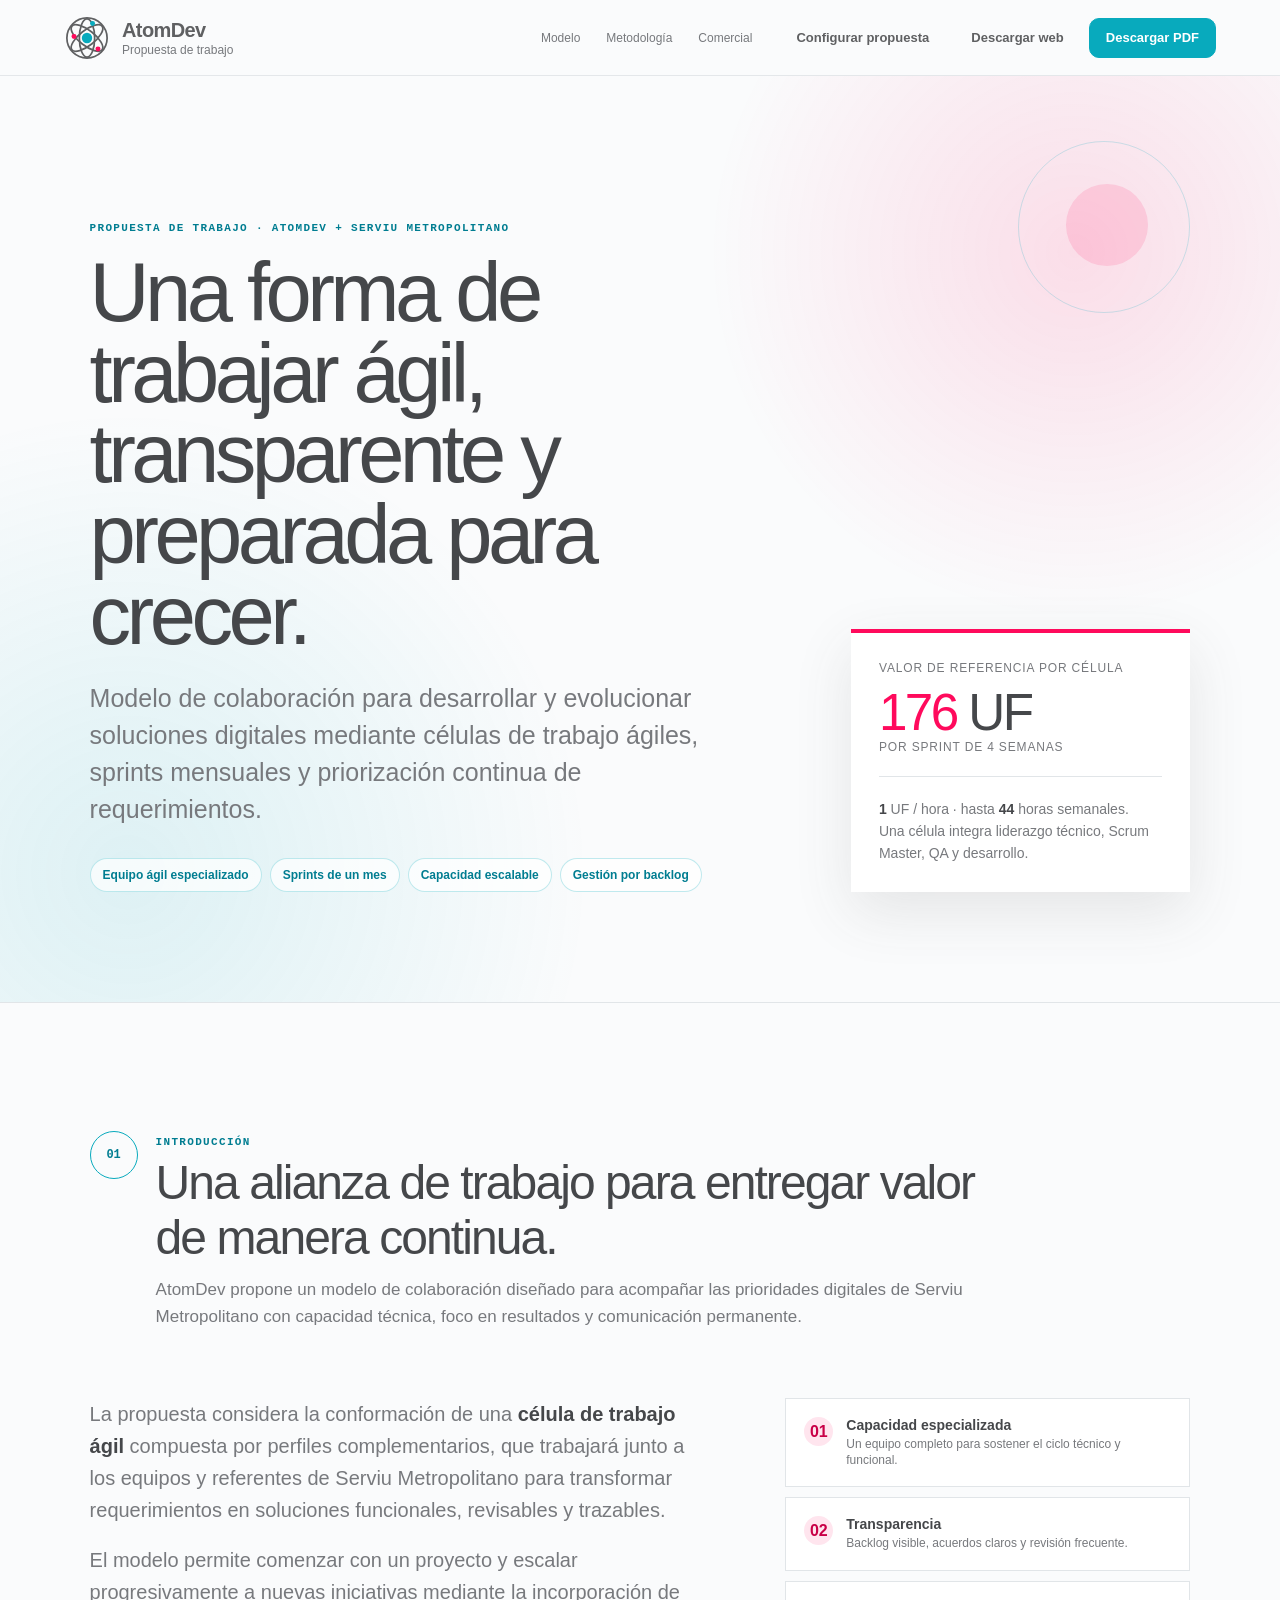
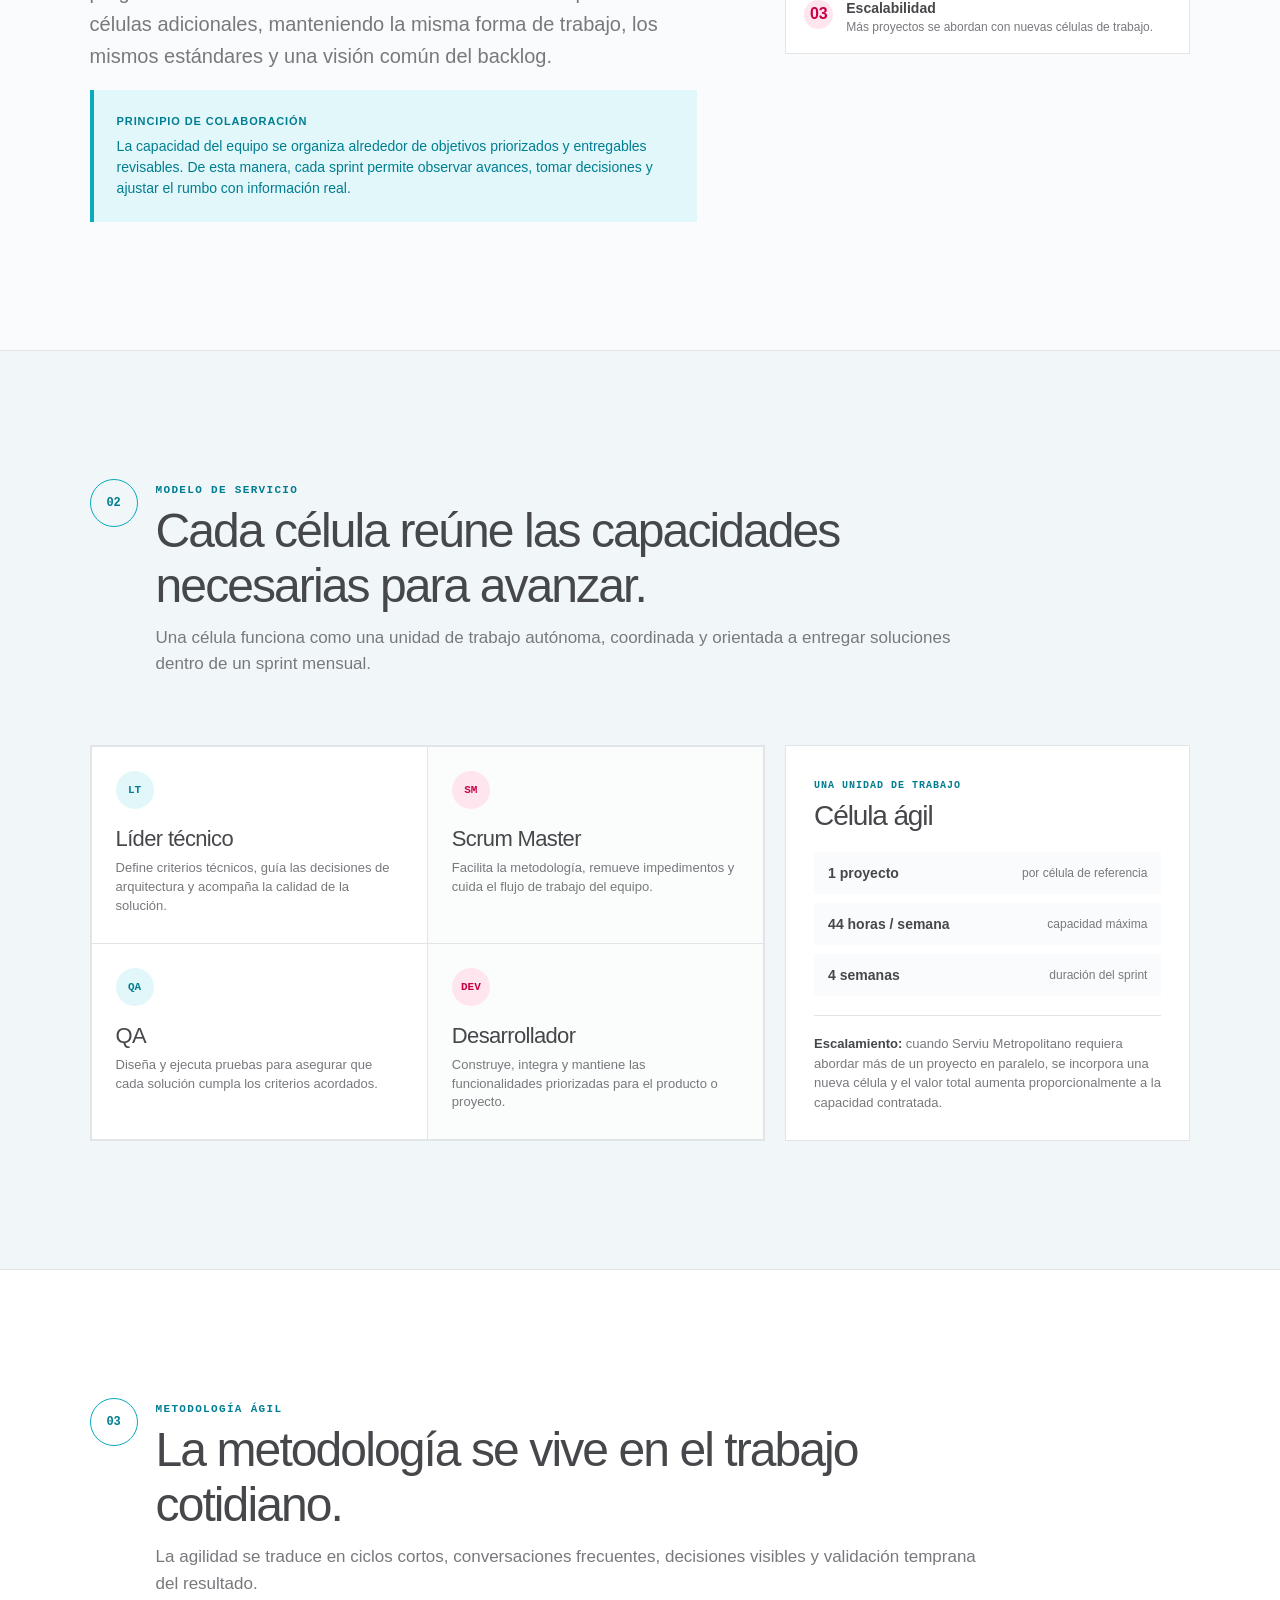
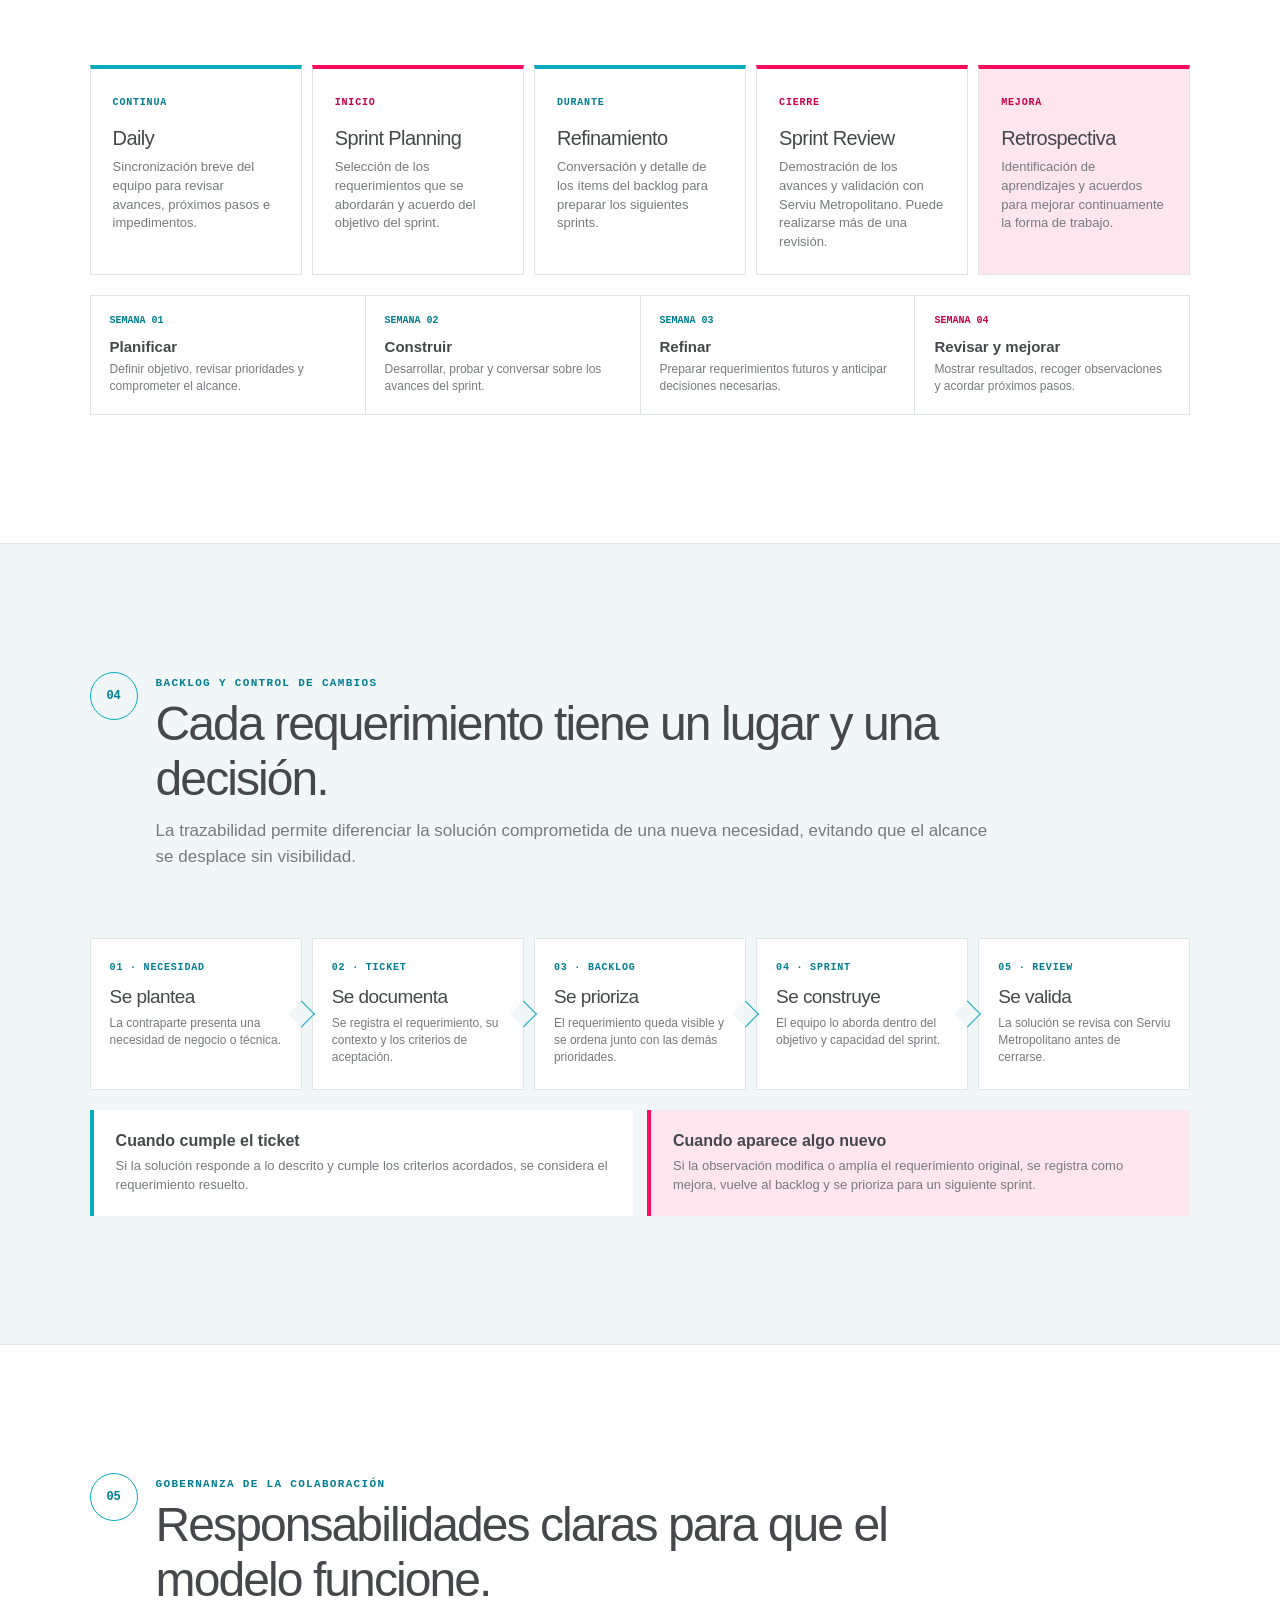
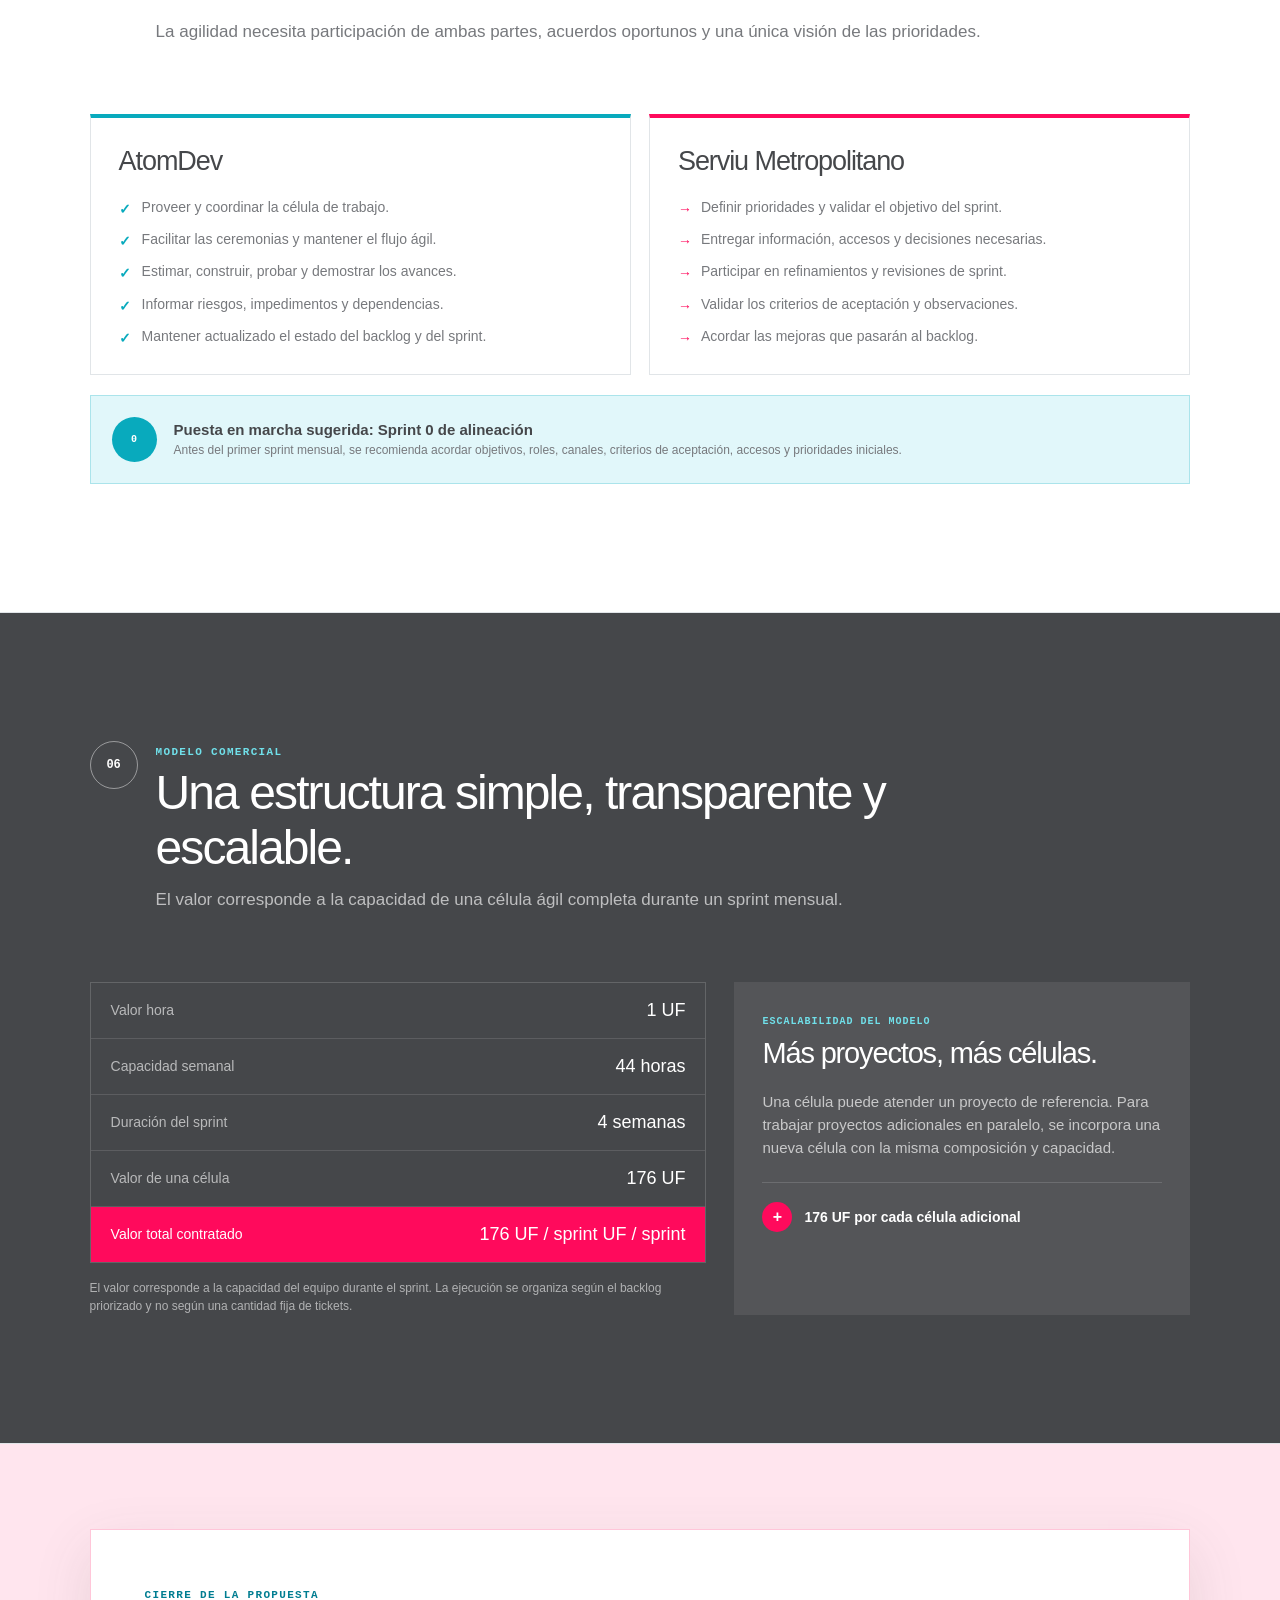
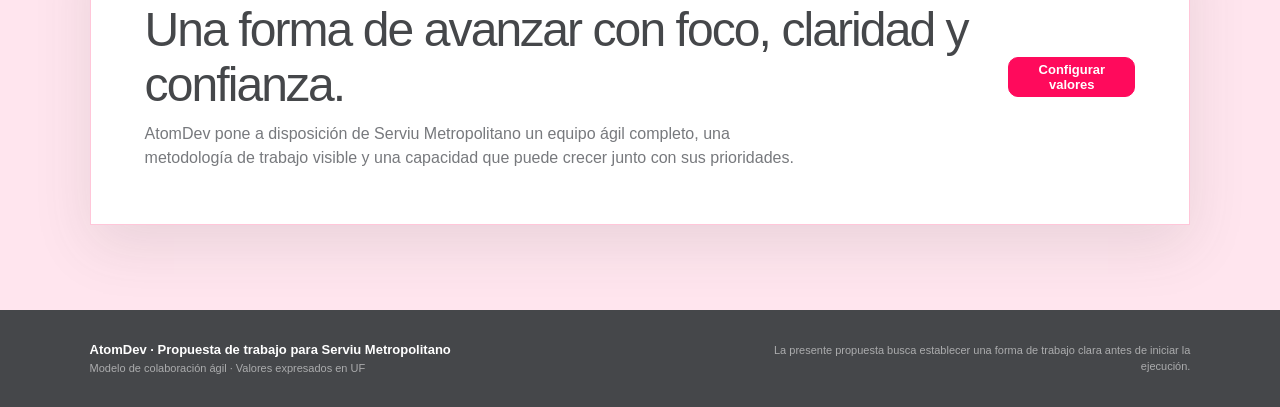
<file: propuesta-trabajo-atomdev-serviu-html/index.html>
<!doctype html>
<html lang="es">
<head>
  <meta charset="utf-8">
  <meta name="viewport" content="width=device-width, initial-scale=1">
  <meta name="description" content="Propuesta de trabajo y modelo de colaboración ágil entre AtomDev y Serviu Metropolitano.">
  <title>Propuesta de trabajo · AtomDev + Serviu Metropolitano</title>
  <style>
    :root {
      --ink: #5f6062;
      --ink-deep: #45474a;
      --ink-soft: #77797d;
      --paper: #fafbfc;
      --surface: #fff;
      --line: #e1e5e8;
      --teal: #08aabd;
      --teal-dark: #007d91;
      --teal-light: #e1f7fa;
      --pink: #ff0a5c;
      --pink-dark: #c90047;
      --pink-light: #ffe5ee;
      --shadow: 0 20px 55px rgba(75, 76, 78, .12);
      --mono: ui-monospace, SFMono-Regular, Menlo, Consolas, monospace;
    }

    * { box-sizing: border-box; }
    html { scroll-behavior: smooth; }
    body { margin: 0; background: var(--paper); color: var(--ink); font-family: Calibri, "Segoe UI", Arial, sans-serif; -webkit-font-smoothing: antialiased; }
    button, input { font: inherit; }
    button { color: inherit; }
    button:focus-visible, a:focus-visible, input:focus-visible { outline: 3px solid rgba(8, 170, 189, .24); outline-offset: 3px; }
    .site-shell { min-height: 100vh; overflow: hidden; }
    .topbar { position: sticky; z-index: 50; top: 0; display: flex; align-items: center; justify-content: space-between; min-height: 76px; padding: 12px clamp(22px, 5vw, 76px); border-bottom: 1px solid rgba(225,229,232,.9); background: rgba(250,251,252,.94); backdrop-filter: blur(16px); }
    .brand { display: flex; align-items: center; gap: 12px; color: var(--ink); text-decoration: none; }
    .brand-mark { display: grid; width: 46px; height: 46px; place-items: center; }
    .brand-mark svg { display: block; width: 46px; height: 46px; }
    .brand strong, .brand small { display: block; }
    .brand strong { font-size: 20px; font-weight: 600; letter-spacing: -.03em; }
    .brand small { margin-top: 1px; color: var(--ink-soft); font-size: 12px; }
    .top-actions, .top-nav { display: flex; align-items: center; gap: 8px; }
    .top-nav { margin-right: 10px; }
    .top-nav a { padding: 8px 9px; color: var(--ink-soft); font-size: 12px; text-decoration: none; }
    .top-nav a:hover { color: var(--teal-dark); }
    .button { min-height: 40px; padding: 0 16px; border: 1px solid var(--line); border-radius: 10px; background: var(--surface); cursor: pointer; font-size: 13px; font-weight: 600; transition: transform 160ms ease, border-color 160ms ease, background 160ms ease, color 160ms ease; }
    .button:hover { transform: translateY(-1px); border-color: #b9c1c5; }
    .button-primary { border-color: var(--teal); background: var(--teal); color: #fff; }
    .button-primary:hover { border-color: var(--teal-dark); background: var(--teal-dark); }
    .button-pink { border-color: var(--pink); background: var(--pink); color: #fff; }
    .button-pink:hover { border-color: var(--pink-dark); background: var(--pink-dark); }
    .button-ghost { border-color: transparent; background: transparent; }
    .button-small { min-height: 36px; padding-inline: 13px; font-size: 12px; }

    .hero { position: relative; display: grid; grid-template-columns: minmax(0,1.32fr) minmax(300px,.68fr); gap: clamp(36px,8vw,105px); align-items: end; min-height: 640px; padding: clamp(82px,11vw,145px) clamp(22px,7vw,108px) clamp(72px,9vw,110px); background: radial-gradient(circle at 84% 19%, rgba(255,10,92,.12), transparent 28%), radial-gradient(circle at 10% 86%, rgba(8,170,189,.12), transparent 33%), var(--paper); }
    .hero::before { position: absolute; top: 65px; right: 7vw; width: 170px; height: 170px; border: 1px solid rgba(8,170,189,.2); border-radius: 50%; content: ""; }
    .hero::after { position: absolute; top: 108px; right: calc(7vw + 42px); width: 82px; height: 82px; border-radius: 50%; background: rgba(255,10,92,.12); content: ""; }
    .hero-copy, .hero-summary { position: relative; z-index: 1; }
    .hero-copy { max-width: 890px; }
    .eyebrow, .section-kicker { color: var(--teal-dark); font-family: var(--mono); font-size: 11px; font-weight: 700; letter-spacing: .12em; }
    .hero h1 { max-width: 900px; margin: 18px 0 24px; color: var(--ink-deep); font-size: clamp(46px,6.5vw,86px); font-weight: 500; letter-spacing: -.055em; line-height: .97; }
    .hero-copy > p { max-width: 740px; margin: 0; color: var(--ink-soft); font-size: clamp(19px,2vw,25px); line-height: 1.48; }
    .hero-tags { display: flex; flex-wrap: wrap; gap: 8px; margin-top: 30px; }
    .hero-tags span { padding: 9px 12px; border: 1px solid rgba(8,170,189,.25); border-radius: 999px; background: rgba(255,255,255,.72); color: var(--teal-dark); font-size: 12px; font-weight: 600; }
    .hero-summary { padding: 28px; border-top: 4px solid var(--pink); background: var(--surface); box-shadow: var(--shadow); }
    .hero-summary > span, .hero-summary > small { display: block; color: var(--ink-soft); font-size: 12px; letter-spacing: .07em; text-transform: uppercase; }
    .hero-summary h2 { margin: 12px 0 2px; color: var(--ink-deep); font-size: clamp(30px,4vw,52px); font-weight: 500; letter-spacing: -.05em; line-height: 1; }
    .hero-summary h2 span { color: var(--pink); }
    .hero-rule { height: 1px; margin: 22px 0; background: var(--line); }
    .hero-summary p { margin: 0; color: var(--ink-soft); font-size: 14px; line-height: 1.55; }
    .hero-summary strong { color: var(--ink-deep); }

    .settings-panel { display: none; margin: 0 clamp(22px,7vw,108px) 30px; padding: clamp(26px,4vw,42px); border: 1px solid var(--line); background: var(--surface); box-shadow: 0 14px 40px rgba(75,76,78,.07); }
    .settings-panel.visible { display: block; }
    .settings-heading { display: flex; align-items: flex-start; justify-content: space-between; gap: 28px; }
    .settings-heading h2 { margin: 6px 0 0; color: var(--ink-deep); font-size: clamp(28px,3.5vw,44px); font-weight: 500; letter-spacing: -.035em; }
    .text-button { padding: 8px 0; border: 0; background: transparent; color: var(--teal-dark); cursor: pointer; font-size: 13px; font-weight: 600; }
    .settings-grid { display: grid; grid-template-columns: repeat(4,minmax(0,1fr)); gap: 18px; margin-top: 28px; }
    .settings-grid label > span { display: block; margin-bottom: 8px; color: var(--ink-soft); font-size: 13px; font-weight: 600; }
    .input-unit { display: flex; align-items: center; min-height: 50px; padding: 0 14px; border: 1px solid var(--line); border-radius: 10px; background: var(--paper); }
    .input-unit:focus-within { border-color: var(--teal); box-shadow: 0 0 0 3px rgba(8,170,189,.1); }
    .input-unit input { width: 100%; min-width: 0; border: 0; outline: 0; background: transparent; color: var(--ink-deep); font-size: 17px; font-weight: 600; }
    .input-unit b { flex: none; color: var(--ink-soft); font-size: 12px; font-weight: 500; }
    .settings-result { display: grid; grid-template-columns: repeat(2,minmax(0,1fr)); gap: 10px; margin-top: 24px; }
    .settings-result div { padding: 16px; background: var(--teal-light); }
    .settings-result div:last-child { background: var(--pink-light); }
    .settings-result small, .settings-result strong { display: block; }
    .settings-result small { color: var(--ink-soft); font-size: 11px; letter-spacing: .06em; text-transform: uppercase; }
    .settings-result strong { margin-top: 6px; color: var(--ink-deep); font-size: 25px; font-weight: 500; }

    .content-section { padding: clamp(76px,10vw,132px) clamp(22px,7vw,108px); border-top: 1px solid var(--line); }
    .section-heading { display: flex; align-items: flex-start; gap: 18px; max-width: 900px; margin-bottom: clamp(40px,6vw,68px); }
    .section-number { display: grid; flex: none; width: 48px; height: 48px; place-items: center; border: 1px solid var(--teal); border-radius: 50%; color: var(--teal-dark); font-family: var(--mono); font-size: 12px; font-weight: 700; }
    .section-heading h2 { margin: 6px 0 0; color: var(--ink-deep); font-size: clamp(30px,4vw,48px); font-weight: 500; letter-spacing: -.04em; }
    .section-heading p { margin: 12px 0 0; color: var(--ink-soft); font-size: 17px; line-height: 1.55; }
    .intro-grid { display: grid; grid-template-columns: minmax(0,1.2fr) minmax(300px,.8fr); gap: clamp(28px,7vw,88px); align-items: start; }
    .intro-copy { max-width: 760px; }
    .intro-copy p { margin: 0 0 18px; color: var(--ink-soft); font-size: 20px; line-height: 1.6; }
    .intro-copy strong { color: var(--ink-deep); }
    .formal-note { padding: 23px; border-left: 4px solid var(--teal); background: var(--teal-light); color: var(--teal-dark); font-size: 14px; line-height: 1.5; }
    .formal-note strong { display: block; margin-bottom: 6px; color: var(--teal-dark); font-size: 11px; letter-spacing: .08em; text-transform: uppercase; }
    .value-points { display: grid; gap: 10px; }
    .value-point { display: flex; gap: 13px; padding: 18px; border: 1px solid var(--line); background: var(--surface); }
    .value-point i { display: grid; flex: none; width: 29px; height: 29px; place-items: center; border-radius: 50%; background: var(--pink-light); color: var(--pink-dark); font-style: normal; font-weight: 700; }
    .value-point strong, .value-point small { display: block; }
    .value-point strong { color: var(--ink-deep); font-size: 14px; }
    .value-point small { margin-top: 3px; color: var(--ink-soft); font-size: 12px; line-height: 1.35; }

    .cell-section { background: #f1f7f8; }
    .cell-layout { display: grid; grid-template-columns: minmax(0,1.25fr) minmax(300px,.75fr); gap: 20px; }
    .role-grid { display: grid; grid-template-columns: repeat(2,minmax(0,1fr)); gap: 1px; padding: 1px; border: 1px solid var(--line); background: var(--line); }
    .role-card { padding: 24px; background: var(--surface); }
    .role-card:nth-child(2n) { background: #fbfcfc; }
    .role-icon { display: grid; width: 38px; height: 38px; place-items: center; border-radius: 50%; background: var(--teal-light); color: var(--teal-dark); font-family: var(--mono); font-size: 11px; font-weight: 700; }
    .role-card:nth-child(2n) .role-icon { background: var(--pink-light); color: var(--pink-dark); }
    .role-card h3 { margin: 17px 0 7px; color: var(--ink-deep); font-size: 22px; font-weight: 500; letter-spacing: -.03em; }
    .role-card p { margin: 0; color: var(--ink-soft); font-size: 13px; line-height: 1.45; }
    .cell-aside { padding: 28px; border: 1px solid var(--line); background: var(--surface); }
    .cell-aside > span { color: var(--teal-dark); font-family: var(--mono); font-size: 10px; font-weight: 700; letter-spacing: .1em; }
    .cell-aside h3 { margin: 8px 0 20px; color: var(--ink-deep); font-size: 28px; font-weight: 500; letter-spacing: -.04em; }
    .cell-flow { display: grid; gap: 9px; }
    .cell-flow div { display: flex; align-items: center; justify-content: space-between; gap: 14px; padding: 13px 14px; background: var(--paper); }
    .cell-flow strong { color: var(--ink-deep); font-size: 14px; }
    .cell-flow span { color: var(--ink-soft); font-size: 12px; text-align: right; }
    .cell-note { margin: 19px 0 0; padding-top: 18px; border-top: 1px solid var(--line); color: var(--ink-soft); font-size: 13px; line-height: 1.5; }
    .cell-note strong { color: var(--ink-deep); }

    .method-section { background: var(--surface); }
    .ceremony-grid { display: grid; grid-template-columns: repeat(5,minmax(0,1fr)); gap: 10px; }
    .ceremony-card { min-height: 210px; padding: 22px; border: 1px solid var(--line); border-top: 4px solid var(--teal); background: var(--surface); }
    .ceremony-card:nth-child(2n) { border-top-color: var(--pink); }
    .ceremony-card:last-child { border-top-color: var(--pink); background: var(--pink-light); }
    .ceremony-card > span { color: var(--teal-dark); font-family: var(--mono); font-size: 10px; font-weight: 700; letter-spacing: .08em; }
    .ceremony-card:nth-child(2n) > span, .ceremony-card:last-child > span { color: var(--pink-dark); }
    .ceremony-card h3 { margin: 18px 0 8px; color: var(--ink-deep); font-size: 20px; font-weight: 500; letter-spacing: -.03em; }
    .ceremony-card p { margin: 0; color: var(--ink-soft); font-size: 13px; line-height: 1.45; }
    .monthly-cycle { display: grid; grid-template-columns: repeat(4,minmax(0,1fr)); gap: 1px; margin-top: 20px; padding: 1px; background: var(--line); }
    .cycle-step { padding: 19px; background: var(--surface); }
    .cycle-step strong, .cycle-step small { display: block; }
    .cycle-step strong { color: var(--ink-deep); font-size: 15px; }
    .cycle-step small { margin-top: 6px; color: var(--ink-soft); font-size: 12px; line-height: 1.4; }
    .cycle-step b { display: block; margin-bottom: 12px; color: var(--teal-dark); font-family: var(--mono); font-size: 10px; }
    .cycle-step:nth-child(4) b { color: var(--pink-dark); }

    .backlog-section { background: #f1f7f8; }
    .backlog-flow { display: grid; grid-template-columns: repeat(5,minmax(0,1fr)); gap: 10px; }
    .backlog-step { position: relative; padding: 23px 19px; border: 1px solid var(--line); background: var(--surface); }
    .backlog-step:not(:last-child)::after { position: absolute; top: 50%; right: -10px; z-index: 2; width: 18px; height: 18px; border-top: 1px solid var(--teal); border-right: 1px solid var(--teal); background: #f1f7f8; content: ""; transform: translateY(-50%) rotate(45deg); }
    .backlog-step b { display: block; color: var(--teal-dark); font-family: var(--mono); font-size: 10px; letter-spacing: .08em; }
    .backlog-step h3 { margin: 13px 0 7px; color: var(--ink-deep); font-size: 19px; font-weight: 500; letter-spacing: -.03em; }
    .backlog-step p { margin: 0; color: var(--ink-soft); font-size: 12px; line-height: 1.4; }
    .change-rules { display: grid; grid-template-columns: repeat(2,minmax(0,1fr)); gap: 14px; margin-top: 20px; }
    .change-rule { padding: 22px; border-left: 4px solid var(--teal); background: var(--surface); }
    .change-rule.improvement { border-left-color: var(--pink); background: var(--pink-light); }
    .change-rule strong, .change-rule p { display: block; }
    .change-rule strong { color: var(--ink-deep); font-size: 16px; }
    .change-rule p { margin: 7px 0 0; color: var(--ink-soft); font-size: 13px; line-height: 1.45; }

    .responsibility-section { background: var(--surface); }
    .responsibility-grid { display: grid; grid-template-columns: repeat(2,minmax(0,1fr)); gap: 18px; }
    .responsibility-card { padding: 28px; border: 1px solid var(--line); border-top: 4px solid var(--teal); background: var(--surface); }
    .responsibility-card.serviu { border-top-color: var(--pink); }
    .responsibility-card h3 { margin: 0 0 20px; color: var(--ink-deep); font-size: 27px; font-weight: 500; letter-spacing: -.04em; }
    .responsibility-card ul { display: grid; gap: 12px; margin: 0; padding: 0; list-style: none; }
    .responsibility-card li { position: relative; padding-left: 23px; color: var(--ink-soft); font-size: 14px; line-height: 1.45; }
    .responsibility-card li::before { position: absolute; left: 0; top: 2px; color: var(--teal); content: "✓"; font-weight: 700; }
    .responsibility-card.serviu li::before { color: var(--pink); content: "→"; }
    .sprint-zero { display: flex; align-items: center; gap: 17px; margin-top: 20px; padding: 21px; border: 1px solid rgba(8,170,189,.25); background: var(--teal-light); }
    .sprint-zero b { display: grid; flex: none; width: 45px; height: 45px; place-items: center; border-radius: 50%; background: var(--teal); color: #fff; font-family: var(--mono); font-size: 10px; }
    .sprint-zero strong, .sprint-zero small { display: block; }
    .sprint-zero strong { color: var(--ink-deep); font-size: 15px; }
    .sprint-zero small { margin-top: 4px; color: var(--ink-soft); font-size: 12px; line-height: 1.4; }

    .commercial-section { background: var(--ink-deep); color: #fff; }
    .commercial-section .section-number { border-color: rgba(255,255,255,.45); color: #fff; }
    .commercial-section .section-kicker { color: #70e0ea; }
    .commercial-section .section-heading h2 { color: #fff; }
    .commercial-section .section-heading p { color: rgba(255,255,255,.65); }
    .commercial-layout { display: grid; grid-template-columns: minmax(0,1.15fr) minmax(300px,.85fr); gap: 28px; align-items: stretch; }
    .commercial-table { overflow: hidden; border: 1px solid rgba(255,255,255,.16); }
    .commercial-row { display: grid; grid-template-columns: 1.2fr 1fr; align-items: center; border-bottom: 1px solid rgba(255,255,255,.12); }
    .commercial-row:last-child { border-bottom: 0; }
    .commercial-row > span, .commercial-row > strong { padding: 17px 20px; }
    .commercial-row > span { color: rgba(255,255,255,.62); font-size: 14px; }
    .commercial-row > strong { color: #fff; font-size: 18px; font-weight: 500; text-align: right; }
    .commercial-row.total { background: var(--pink); }
    .commercial-row.total > span, .commercial-row.total > strong { color: #fff; }
    .commercial-note { margin: 16px 0 0; color: rgba(255,255,255,.58); font-size: 12px; line-height: 1.5; }
    .scale-card { padding: 28px; background: rgba(255,255,255,.08); }
    .scale-card > span { color: #70e0ea; font-family: var(--mono); font-size: 10px; font-weight: 700; letter-spacing: .1em; }
    .scale-card h3 { margin: 9px 0 20px; color: #fff; font-size: 29px; font-weight: 500; letter-spacing: -.04em; }
    .scale-card p { margin: 0; color: rgba(255,255,255,.68); font-size: 15px; line-height: 1.55; }
    .scale-highlight { display: flex; align-items: center; gap: 12px; margin-top: 23px; padding-top: 19px; border-top: 1px solid rgba(255,255,255,.14); }
    .scale-highlight i { display: grid; width: 30px; height: 30px; place-items: center; border-radius: 50%; background: var(--pink); color: #fff; font-style: normal; font-weight: 700; }
    .scale-highlight strong { color: #fff; font-size: 14px; }

    .closing-section { padding-top: 85px; padding-bottom: 85px; background: var(--pink-light); }
    .closing-card { display: flex; align-items: center; justify-content: space-between; gap: 30px; padding: clamp(28px,5vw,54px); border: 1px solid rgba(255,10,92,.23); background: var(--surface); box-shadow: var(--shadow); }
    .closing-card h2 { margin: 0 0 10px; color: var(--ink-deep); font-size: clamp(29px,4vw,48px); font-weight: 500; letter-spacing: -.04em; }
    .closing-card p { max-width: 660px; margin: 0; color: var(--ink-soft); font-size: 16px; line-height: 1.5; }
    footer { display: flex; align-items: center; justify-content: space-between; gap: 32px; padding: 32px clamp(22px,7vw,108px); background: #45474a; color: #fff; }
    footer strong, footer span { display: block; }
    footer strong { font-size: 13px; }
    footer span, footer p { color: rgba(255,255,255,.55); font-size: 11px; }
    footer span { margin-top: 5px; }
    footer p { max-width: 430px; margin: 0; text-align: right; line-height: 1.5; }

    @media (max-width: 1080px) {
      .top-nav { display: none; }
      .ceremony-grid { grid-template-columns: repeat(3,minmax(0,1fr)); }
      .ceremony-card:last-child { grid-column: span 3; }
    }
    @media (max-width: 850px) {
      .hero { grid-template-columns: 1fr; min-height: auto; }
      .hero-summary { max-width: 460px; }
      .settings-grid, .intro-grid, .cell-layout, .commercial-layout { grid-template-columns: 1fr 1fr; }
      .settings-grid label:last-child { grid-column: span 2; }
      .intro-copy, .formal-note { grid-column: 1 / -1; }
      .value-points { grid-column: 1 / -1; grid-template-columns: repeat(3,minmax(0,1fr)); }
      .cell-layout, .commercial-layout { grid-template-columns: 1fr; }
      .backlog-flow { grid-template-columns: repeat(2,minmax(0,1fr)); }
      .backlog-step:not(:last-child)::after { display: none; }
    }
    @media (max-width: 620px) {
      .topbar { align-items: flex-start; gap: 14px; }
      .brand small { display: none; }
      .top-actions { flex-wrap: wrap; justify-content: flex-end; }
      .button { min-height: 36px; padding: 0 11px; font-size: 11px; }
      .hero { padding-top: 72px; }
      .hero h1 { font-size: clamp(44px,13vw,67px); }
      .hero::before, .hero::after { display: none; }
      .settings-heading, .closing-card { align-items: flex-start; flex-direction: column; }
      .settings-grid, .role-grid, .ceremony-grid, .monthly-cycle, .responsibility-grid, .change-rules, .backlog-flow, .value-points { grid-template-columns: 1fr; }
      .settings-grid label:last-child, .value-points, .intro-copy, .formal-note { grid-column: auto; }
      .ceremony-card:last-child { grid-column: auto; }
      .section-heading { flex-direction: column; }
      .backlog-step { min-height: 0; }
      footer { align-items: flex-start; flex-direction: column; }
      footer p { text-align: left; }
    }
    @media print {
      :root { --paper: #fff; }
      @page { margin: 10mm; size: A4 landscape; }
      html, body { width: auto; min-width: 0; background: #fff; }
      body { font-size: 10pt; print-color-adjust: exact; -webkit-print-color-adjust: exact; }
      .site-shell { min-height: 0; overflow: visible; }
      .topbar, .settings-panel, .closing-card .button, footer { display: none !important; }
      .hero, .content-section { width: 100%; min-height: 190mm; break-after: page; page-break-after: always; }
      .hero {
        display: grid !important;
        grid-template-columns: minmax(0,1.32fr) minmax(72mm,.68fr) !important;
        gap: 12mm !important;
        align-items: center !important;
        height: 190mm;
        padding: 14mm;
      }
      .hero h1 { margin: 5mm 0 6mm; font-size: 16mm; line-height: .98; }
      .hero-copy > p { font-size: 4.4mm; line-height: 1.4; }
      .hero-tags { gap: 2mm; margin-top: 7mm; }
      .hero-tags span { padding: 2.2mm 3mm; font-size: 8pt; }
      .hero-summary { max-width: none; padding: 7mm; box-shadow: 0 5mm 14mm rgba(75,76,78,.12); }
      .hero-summary h2 { margin: 3mm 0 1mm; font-size: 11mm; }
      .hero-summary p { font-size: 8.5pt; }
      .content-section { padding: 10mm 12mm; break-before: page; page-break-before: always; }
      .section-heading { flex-direction: row !important; gap: 4mm; max-width: none; margin-bottom: 7mm; }
      .section-number { width: 11mm; height: 11mm; font-size: 8pt; }
      .section-heading h2 { margin-top: 1.5mm; font-size: 8.2mm; line-height: 1.04; }
      .section-heading p { margin-top: 2.5mm; font-size: 9pt; line-height: 1.35; }

      .intro-grid { grid-template-columns: minmax(0,1.2fr) minmax(75mm,.8fr) !important; gap: 9mm; }
      .intro-copy, .formal-note, .value-points { grid-column: auto !important; }
      .intro-copy p { margin-bottom: 3mm; font-size: 10.5pt; line-height: 1.45; }
      .formal-note { padding: 4mm; font-size: 8pt; }
      .value-points { display: grid; grid-template-columns: 1fr !important; gap: 2.5mm; }
      .value-point { padding: 3.5mm; }

      .cell-layout { grid-template-columns: minmax(0,1.25fr) minmax(78mm,.75fr) !important; gap: 4mm; }
      .role-grid { grid-template-columns: repeat(2,minmax(0,1fr)) !important; }
      .role-card { padding: 4.5mm; }
      .role-card h3 { margin: 3mm 0 1.5mm; font-size: 15pt; }
      .role-card p { font-size: 8pt; }
      .cell-aside { padding: 5mm; }
      .cell-aside h3 { margin: 2mm 0 4mm; font-size: 19pt; }
      .cell-flow div { padding: 2.5mm 3mm; }
      .cell-note { margin-top: 3mm; padding-top: 3mm; font-size: 7.5pt; }

      .ceremony-grid { grid-template-columns: repeat(5,minmax(0,1fr)) !important; gap: 2.5mm; }
      .ceremony-card, .ceremony-card:last-child { grid-column: auto !important; min-height: 42mm; padding: 4mm; }
      .ceremony-card h3 { margin: 3mm 0 1.5mm; font-size: 13pt; }
      .ceremony-card p { font-size: 7.5pt; }
      .monthly-cycle { grid-template-columns: repeat(4,minmax(0,1fr)) !important; margin-top: 4mm; }
      .cycle-step { padding: 3.5mm; }
      .cycle-step b { margin-bottom: 2mm; }
      .cycle-step small { font-size: 7pt; }

      .backlog-flow { grid-template-columns: repeat(5,minmax(0,1fr)) !important; gap: 2.5mm; }
      .backlog-step { min-height: 0; padding: 4mm 3.5mm; }
      .backlog-step:not(:last-child)::after { display: block; }
      .backlog-step h3 { margin: 2.5mm 0 1.5mm; font-size: 13pt; }
      .backlog-step p { font-size: 7.5pt; }
      .change-rules { grid-template-columns: repeat(2,minmax(0,1fr)) !important; gap: 3mm; margin-top: 4mm; }
      .change-rule { padding: 4mm; }

      .responsibility-grid { grid-template-columns: repeat(2,minmax(0,1fr)) !important; gap: 4mm; }
      .responsibility-card { padding: 5mm; }
      .responsibility-card h3 { margin-bottom: 3mm; font-size: 18pt; }
      .responsibility-card ul { gap: 2mm; }
      .responsibility-card li { font-size: 8.5pt; }
      .sprint-zero { margin-top: 4mm; padding: 4mm; }

      .commercial-layout { grid-template-columns: minmax(0,1.15fr) minmax(78mm,.85fr) !important; gap: 5mm; }
      .commercial-row > span, .commercial-row > strong { padding: 3mm 4mm; }
      .commercial-row > span { font-size: 8.5pt; }
      .commercial-row > strong { font-size: 11pt; }
      .scale-card { padding: 5mm; }
      .scale-card h3 { margin: 2mm 0 4mm; font-size: 20pt; }
      .scale-card p { font-size: 9pt; }
      .closing-section { display: grid; align-items: center; break-after: auto; page-break-after: auto; }
      .closing-card { flex-direction: row !important; padding: 10mm; box-shadow: none; }

      .role-card, .cell-aside, .ceremony-card, .cycle-step, .backlog-step,
      .change-rule, .responsibility-card, .sprint-zero, .commercial-table,
      .scale-card, .closing-card { break-inside: avoid; page-break-inside: avoid; }
      p, li { orphans: 3; widows: 3; }
    }
  </style>
</head>
<body>
  <main class="site-shell">
    <header class="topbar">
      <a class="brand" href="#inicio" aria-label="Ir al inicio">
        <span class="brand-mark" aria-hidden="true">
          <svg viewBox="0 0 48 48" role="img" aria-label="Símbolo AtomDev">
            <circle cx="24" cy="24" r="21" fill="none" stroke="#5f6062" stroke-width="1.8"/>
            <ellipse cx="24" cy="24" rx="8" ry="20" fill="none" stroke="#5f6062" stroke-width="1.8" transform="rotate(0 24 24)"/>
            <ellipse cx="24" cy="24" rx="8" ry="20" fill="none" stroke="#5f6062" stroke-width="1.8" transform="rotate(52 24 24)"/>
            <ellipse cx="24" cy="24" rx="8" ry="20" fill="none" stroke="#5f6062" stroke-width="1.8" transform="rotate(-52 24 24)"/>
            <circle cx="24" cy="24" r="5.4" fill="#08aabd"/>
            <circle cx="29.8" cy="8.8" r="2.6" fill="#08aabd"/>
            <circle cx="10.5" cy="22.5" r="2.6" fill="#ff0a5c"/>
            <circle cx="35.5" cy="35.5" r="2.6" fill="#ff0a5c"/>
          </svg>
        </span>
        <span><strong>AtomDev</strong><small>Propuesta de trabajo</small></span>
      </a>
      <div class="top-actions">
        <nav class="top-nav" aria-label="Secciones de la propuesta">
          <a href="#modelo">Modelo</a><a href="#metodologia">Metodología</a><a href="#comercial">Comercial</a>
        </nav>
        <button class="button button-ghost" id="settings-toggle">Configurar propuesta</button>
        <button class="button button-ghost" id="download-html-button" title="Descarga una copia que funciona sin conexión">Descargar web</button>
        <button class="button button-primary" id="print-button" title="En la ventana de impresión selecciona Guardar como PDF">Descargar PDF</button>
      </div>
    </header>

    <section class="hero" id="inicio">
      <div class="hero-copy">
        <span class="eyebrow">PROPUESTA DE TRABAJO · ATOMDEV + SERVIU METROPOLITANO</span>
        <h1>Una forma de trabajar ágil, transparente y preparada para crecer.</h1>
        <p>Modelo de colaboración para desarrollar y evolucionar soluciones digitales mediante células de trabajo ágiles, sprints mensuales y priorización continua de requerimientos.</p>
        <div class="hero-tags" aria-label="Características del servicio"><span>Equipo ágil especializado</span><span>Sprints de un mes</span><span>Capacidad escalable</span><span>Gestión por backlog</span></div>
      </div>
      <aside class="hero-summary" aria-label="Resumen comercial de la propuesta">
        <span>Valor de referencia por célula</span>
        <h2><span id="hero-cell-value">176</span> UF</h2>
        <small>por sprint de <span id="hero-sprint-weeks">4</span> semanas</small>
        <div class="hero-rule"></div>
        <p><strong id="hero-rate">1</strong> UF / hora · hasta <strong id="hero-weekly-hours">44</strong> horas semanales.<br>Una célula integra liderazgo técnico, Scrum Master, QA y desarrollo.</p>
      </aside>
    </section>

    <section class="settings-panel" id="settings-panel" aria-labelledby="settings-title">
      <div class="settings-heading"><div><span class="section-kicker">CONFIGURACIÓN DE LA PROPUESTA</span><h2 id="settings-title">Ajusta los valores comerciales.</h2></div><button class="text-button" id="reset-button">Restablecer valores</button></div>
      <div class="settings-grid">
        <label><span>Valor hora</span><div class="input-unit"><input id="hourly-rate" type="number" min="0" step="0.1" value="1"><b>UF / hora</b></div></label>
        <label><span>Horas semanales</span><div class="input-unit"><input id="weekly-hours" type="number" min="1" max="168" step="1" value="44"><b>horas</b></div></label>
        <label><span>Semanas por sprint</span><div class="input-unit"><input id="sprint-weeks" type="number" min="1" max="8" step="1" value="4"><b>semanas</b></div></label>
        <label><span>Número de células</span><div class="input-unit"><input id="cell-count" type="number" min="1" max="20" step="1" value="1"><b>células</b></div></label>
      </div>
      <div class="settings-result"><div><small>Valor por célula / sprint</small><strong><span id="settings-cell-value">176</span> UF</strong></div><div><small>Valor total / sprint</small><strong><span id="settings-total-value">176</span> UF</strong></div></div>
    </section>

    <section class="content-section" id="introduccion">
      <div class="section-heading"><span class="section-number">01</span><div><span class="section-kicker">INTRODUCCIÓN</span><h2>Una alianza de trabajo para entregar valor de manera continua.</h2><p>AtomDev propone un modelo de colaboración diseñado para acompañar las prioridades digitales de Serviu Metropolitano con capacidad técnica, foco en resultados y comunicación permanente.</p></div></div>
      <div class="intro-grid">
        <div class="intro-copy"><p>La propuesta considera la conformación de una <strong>célula de trabajo ágil</strong> compuesta por perfiles complementarios, que trabajará junto a los equipos y referentes de Serviu Metropolitano para transformar requerimientos en soluciones funcionales, revisables y trazables.</p><p>El modelo permite comenzar con un proyecto y escalar progresivamente a nuevas iniciativas mediante la incorporación de células adicionales, manteniendo la misma forma de trabajo, los mismos estándares y una visión común del backlog.</p><div class="formal-note"><strong>Principio de colaboración</strong>La capacidad del equipo se organiza alrededor de objetivos priorizados y entregables revisables. De esta manera, cada sprint permite observar avances, tomar decisiones y ajustar el rumbo con información real.</div></div>
        <div class="value-points"><div class="value-point"><i>01</i><div><strong>Capacidad especializada</strong><small>Un equipo completo para sostener el ciclo técnico y funcional.</small></div></div><div class="value-point"><i>02</i><div><strong>Transparencia</strong><small>Backlog visible, acuerdos claros y revisión frecuente.</small></div></div><div class="value-point"><i>03</i><div><strong>Escalabilidad</strong><small>Más proyectos se abordan con nuevas células de trabajo.</small></div></div></div>
      </div>
    </section>

    <section class="content-section cell-section" id="modelo">
      <div class="section-heading"><span class="section-number">02</span><div><span class="section-kicker">MODELO DE SERVICIO</span><h2>Cada célula reúne las capacidades necesarias para avanzar.</h2><p>Una célula funciona como una unidad de trabajo autónoma, coordinada y orientada a entregar soluciones dentro de un sprint mensual.</p></div></div>
      <div class="cell-layout">
        <div class="role-grid">
          <article class="role-card"><span class="role-icon">LT</span><h3>Líder técnico</h3><p>Define criterios técnicos, guía las decisiones de arquitectura y acompaña la calidad de la solución.</p></article>
          <article class="role-card"><span class="role-icon">SM</span><h3>Scrum Master</h3><p>Facilita la metodología, remueve impedimentos y cuida el flujo de trabajo del equipo.</p></article>
          <article class="role-card"><span class="role-icon">QA</span><h3>QA</h3><p>Diseña y ejecuta pruebas para asegurar que cada solución cumpla los criterios acordados.</p></article>
          <article class="role-card"><span class="role-icon">DEV</span><h3>Desarrollador</h3><p>Construye, integra y mantiene las funcionalidades priorizadas para el producto o proyecto.</p></article>
        </div>
        <aside class="cell-aside"><span>UNA UNIDAD DE TRABAJO</span><h3>Célula ágil</h3><div class="cell-flow"><div><strong>1 proyecto</strong><span>por célula de referencia</span></div><div><strong id="cell-aside-hours">44 horas / semana</strong><span>capacidad máxima</span></div><div><strong id="cell-aside-sprint">4 semanas</strong><span>duración del sprint</span></div></div><p class="cell-note"><strong>Escalamiento:</strong> cuando Serviu Metropolitano requiera abordar más de un proyecto en paralelo, se incorpora una nueva célula y el valor total aumenta proporcionalmente a la capacidad contratada.</p></aside>
      </div>
    </section>

    <section class="content-section method-section" id="metodologia">
      <div class="section-heading"><span class="section-number">03</span><div><span class="section-kicker">METODOLOGÍA ÁGIL</span><h2>La metodología se vive en el trabajo cotidiano.</h2><p>La agilidad se traduce en ciclos cortos, conversaciones frecuentes, decisiones visibles y validación temprana del resultado.</p></div></div>
      <div class="ceremony-grid">
        <article class="ceremony-card"><span>CONTINUA</span><h3>Daily</h3><p>Sincronización breve del equipo para revisar avances, próximos pasos e impedimentos.</p></article>
        <article class="ceremony-card"><span>INICIO</span><h3>Sprint Planning</h3><p>Selección de los requerimientos que se abordarán y acuerdo del objetivo del sprint.</p></article>
        <article class="ceremony-card"><span>DURANTE</span><h3>Refinamiento</h3><p>Conversación y detalle de los ítems del backlog para preparar los siguientes sprints.</p></article>
        <article class="ceremony-card"><span>CIERRE</span><h3>Sprint Review</h3><p>Demostración de los avances y validación con Serviu Metropolitano. Puede realizarse más de una revisión.</p></article>
        <article class="ceremony-card"><span>MEJORA</span><h3>Retrospectiva</h3><p>Identificación de aprendizajes y acuerdos para mejorar continuamente la forma de trabajo.</p></article>
      </div>
      <div class="monthly-cycle"><div class="cycle-step"><b>SEMANA 01</b><strong>Planificar</strong><small>Definir objetivo, revisar prioridades y comprometer el alcance.</small></div><div class="cycle-step"><b>SEMANA 02</b><strong>Construir</strong><small>Desarrollar, probar y conversar sobre los avances del sprint.</small></div><div class="cycle-step"><b>SEMANA 03</b><strong>Refinar</strong><small>Preparar requerimientos futuros y anticipar decisiones necesarias.</small></div><div class="cycle-step"><b>SEMANA 04</b><strong>Revisar y mejorar</strong><small>Mostrar resultados, recoger observaciones y acordar próximos pasos.</small></div></div>
    </section>

    <section class="content-section backlog-section" id="backlog">
      <div class="section-heading"><span class="section-number">04</span><div><span class="section-kicker">BACKLOG Y CONTROL DE CAMBIOS</span><h2>Cada requerimiento tiene un lugar y una decisión.</h2><p>La trazabilidad permite diferenciar la solución comprometida de una nueva necesidad, evitando que el alcance se desplace sin visibilidad.</p></div></div>
      <div class="backlog-flow"><div class="backlog-step"><b>01 · NECESIDAD</b><h3>Se plantea</h3><p>La contraparte presenta una necesidad de negocio o técnica.</p></div><div class="backlog-step"><b>02 · TICKET</b><h3>Se documenta</h3><p>Se registra el requerimiento, su contexto y los criterios de aceptación.</p></div><div class="backlog-step"><b>03 · BACKLOG</b><h3>Se prioriza</h3><p>El requerimiento queda visible y se ordena junto con las demás prioridades.</p></div><div class="backlog-step"><b>04 · SPRINT</b><h3>Se construye</h3><p>El equipo lo aborda dentro del objetivo y capacidad del sprint.</p></div><div class="backlog-step"><b>05 · REVIEW</b><h3>Se valida</h3><p>La solución se revisa con Serviu Metropolitano antes de cerrarse.</p></div></div>
      <div class="change-rules"><div class="change-rule"><strong>Cuando cumple el ticket</strong><p>Si la solución responde a lo descrito y cumple los criterios acordados, se considera el requerimiento resuelto.</p></div><div class="change-rule improvement"><strong>Cuando aparece algo nuevo</strong><p>Si la observación modifica o amplía el requerimiento original, se registra como mejora, vuelve al backlog y se prioriza para un siguiente sprint.</p></div></div>
    </section>

    <section class="content-section responsibility-section" id="roles">
      <div class="section-heading"><span class="section-number">05</span><div><span class="section-kicker">GOBERNANZA DE LA COLABORACIÓN</span><h2>Responsabilidades claras para que el modelo funcione.</h2><p>La agilidad necesita participación de ambas partes, acuerdos oportunos y una única visión de las prioridades.</p></div></div>
      <div class="responsibility-grid"><article class="responsibility-card"><h3>AtomDev</h3><ul><li>Proveer y coordinar la célula de trabajo.</li><li>Facilitar las ceremonias y mantener el flujo ágil.</li><li>Estimar, construir, probar y demostrar los avances.</li><li>Informar riesgos, impedimentos y dependencias.</li><li>Mantener actualizado el estado del backlog y del sprint.</li></ul></article><article class="responsibility-card serviu"><h3>Serviu Metropolitano</h3><ul><li>Definir prioridades y validar el objetivo del sprint.</li><li>Entregar información, accesos y decisiones necesarias.</li><li>Participar en refinamientos y revisiones de sprint.</li><li>Validar los criterios de aceptación y observaciones.</li><li>Acordar las mejoras que pasarán al backlog.</li></ul></article></div>
      <div class="sprint-zero"><b>0</b><div><strong>Puesta en marcha sugerida: Sprint 0 de alineación</strong><small>Antes del primer sprint mensual, se recomienda acordar objetivos, roles, canales, criterios de aceptación, accesos y prioridades iniciales.</small></div></div>
    </section>

    <section class="content-section commercial-section" id="comercial">
      <div class="section-heading"><span class="section-number">06</span><div><span class="section-kicker">MODELO COMERCIAL</span><h2>Una estructura simple, transparente y escalable.</h2><p>El valor corresponde a la capacidad de una célula ágil completa durante un sprint mensual.</p></div></div>
      <div class="commercial-layout"><div><div class="commercial-table"><div class="commercial-row"><span>Valor hora</span><strong><span id="commercial-rate">1</span> UF</strong></div><div class="commercial-row"><span>Capacidad semanal</span><strong><span id="commercial-hours">44</span> horas</strong></div><div class="commercial-row"><span>Duración del sprint</span><strong><span id="commercial-weeks">4</span> semanas</strong></div><div class="commercial-row"><span>Valor de una célula</span><strong><span id="commercial-cell-value">176</span> UF</strong></div><div class="commercial-row total"><span>Valor total contratado</span><strong><span id="commercial-total-value">176</span> UF / sprint</strong></div></div><p class="commercial-note">El valor corresponde a la capacidad del equipo durante el sprint. La ejecución se organiza según el backlog priorizado y no según una cantidad fija de tickets.</p></div><aside class="scale-card"><span>ESCALABILIDAD DEL MODELO</span><h3>Más proyectos, más células.</h3><p>Una célula puede atender un proyecto de referencia. Para trabajar proyectos adicionales en paralelo, se incorpora una nueva célula con la misma composición y capacidad.</p><div class="scale-highlight"><i>+</i><strong id="scale-value">176 UF por cada célula adicional</strong></div></aside></div>
    </section>

    <section class="content-section closing-section" id="cierre">
      <div class="closing-card"><div><span class="section-kicker">CIERRE DE LA PROPUESTA</span><h2>Una forma de avanzar con foco, claridad y confianza.</h2><p>AtomDev pone a disposición de Serviu Metropolitano un equipo ágil completo, una metodología de trabajo visible y una capacidad que puede crecer junto con sus prioridades.</p></div><button class="button button-pink" id="settings-from-close">Configurar valores</button></div>
    </section>

    <footer><div><strong>AtomDev · Propuesta de trabajo para Serviu Metropolitano</strong><span>Modelo de colaboración ágil · Valores expresados en UF</span></div><p>La presente propuesta busca establecer una forma de trabajo clara antes de iniciar la ejecución.</p></footer>
  </main>

  <script>
    (() => {
      const defaults = { hourlyRate: 1, weeklyHours: 44, sprintWeeks: 4, cellCount: 1 };
      const saved = document.documentElement.dataset;
      const state = {
        hourlyRate: Number(saved.hourlyRate ?? defaults.hourlyRate),
        weeklyHours: Number(saved.weeklyHours ?? defaults.weeklyHours),
        sprintWeeks: Number(saved.sprintWeeks ?? defaults.sprintWeeks),
        cellCount: Number(saved.cellCount ?? defaults.cellCount)
      };
      const $ = (id) => document.getElementById(id);
      const formatUF = (value) => new Intl.NumberFormat("es-CL", { minimumFractionDigits: Number.isInteger(value) ? 0 : 1, maximumFractionDigits: 2 }).format(value);
      const clamp = (value, min, max) => Math.min(Math.max(Number.isFinite(value) ? value : min, min), max);

      function render() {
        Object.assign(document.documentElement.dataset, {
          hourlyRate: String(state.hourlyRate), weeklyHours: String(state.weeklyHours),
          sprintWeeks: String(state.sprintWeeks), cellCount: String(state.cellCount)
        });
        $("hourly-rate").value = state.hourlyRate;
        $("weekly-hours").value = state.weeklyHours;
        $("sprint-weeks").value = state.sprintWeeks;
        $("cell-count").value = state.cellCount;
        const cellValue = state.hourlyRate * state.weeklyHours * state.sprintWeeks;
        const totalValue = cellValue * state.cellCount;
        $("hero-cell-value").textContent = formatUF(cellValue);
        $("hero-sprint-weeks").textContent = state.sprintWeeks;
        $("hero-rate").textContent = formatUF(state.hourlyRate);
        $("hero-weekly-hours").textContent = formatUF(state.weeklyHours);
        $("settings-cell-value").textContent = formatUF(cellValue);
        $("settings-total-value").textContent = formatUF(totalValue);
        $("cell-aside-hours").textContent = `${formatUF(state.weeklyHours)} horas / semana`;
        $("cell-aside-sprint").textContent = `${state.sprintWeeks} semanas`;
        $("commercial-rate").textContent = formatUF(state.hourlyRate);
        $("commercial-hours").textContent = formatUF(state.weeklyHours);
        $("commercial-weeks").textContent = state.sprintWeeks;
        $("commercial-cell-value").textContent = formatUF(cellValue);
        $("commercial-total-value").textContent = `${formatUF(totalValue)} UF / sprint`;
        $("scale-value").textContent = `${formatUF(cellValue)} UF por cada célula adicional`;
      }

      function toggleSettings(force) {
        const panel = $("settings-panel");
        const visible = typeof force === "boolean" ? force : !panel.classList.contains("visible");
        panel.classList.toggle("visible", visible);
        $("settings-toggle").textContent = visible ? "Ocultar configuración" : "Configurar propuesta";
        if (visible) panel.scrollIntoView({ behavior: "smooth", block: "start" });
      }

      function downloadWebProposal() {
        const copy = document.documentElement.cloneNode(true);
        document.querySelectorAll("input").forEach((input, index) => {
          const copiedInput = copy.querySelectorAll("input")[index];
          copiedInput.setAttribute("value", input.value);
          if (input.checked) copiedInput.setAttribute("checked", "");
          else copiedInput.removeAttribute("checked");
        });
        const html = `<!doctype html>\n${copy.outerHTML}`;
        const blob = new Blob([html], { type: "text/html;charset=utf-8" });
        const url = URL.createObjectURL(blob);
        const link = document.createElement("a");
        link.href = url;
        link.download = "propuesta-trabajo-atomdev-serviu.html";
        document.body.appendChild(link);
        link.click();
        link.remove();
        window.setTimeout(() => URL.revokeObjectURL(url), 1000);
      }

      $("settings-toggle").addEventListener("click", () => toggleSettings());
      $("settings-from-close").addEventListener("click", () => toggleSettings(true));
      $("reset-button").addEventListener("click", () => { Object.assign(state, defaults); render(); });
      [["hourly-rate", "hourlyRate", 0, 999], ["weekly-hours", "weeklyHours", 1, 168], ["sprint-weeks", "sprintWeeks", 1, 8], ["cell-count", "cellCount", 1, 20]].forEach(([id, key, min, max]) => $(id).addEventListener("input", (event) => { state[key] = clamp(event.target.valueAsNumber, min, max); render(); }));
      $("download-html-button").addEventListener("click", downloadWebProposal);
      $("print-button").addEventListener("click", () => window.print());
      render();
    })();
  </script>
</body>
</html>
</file>
